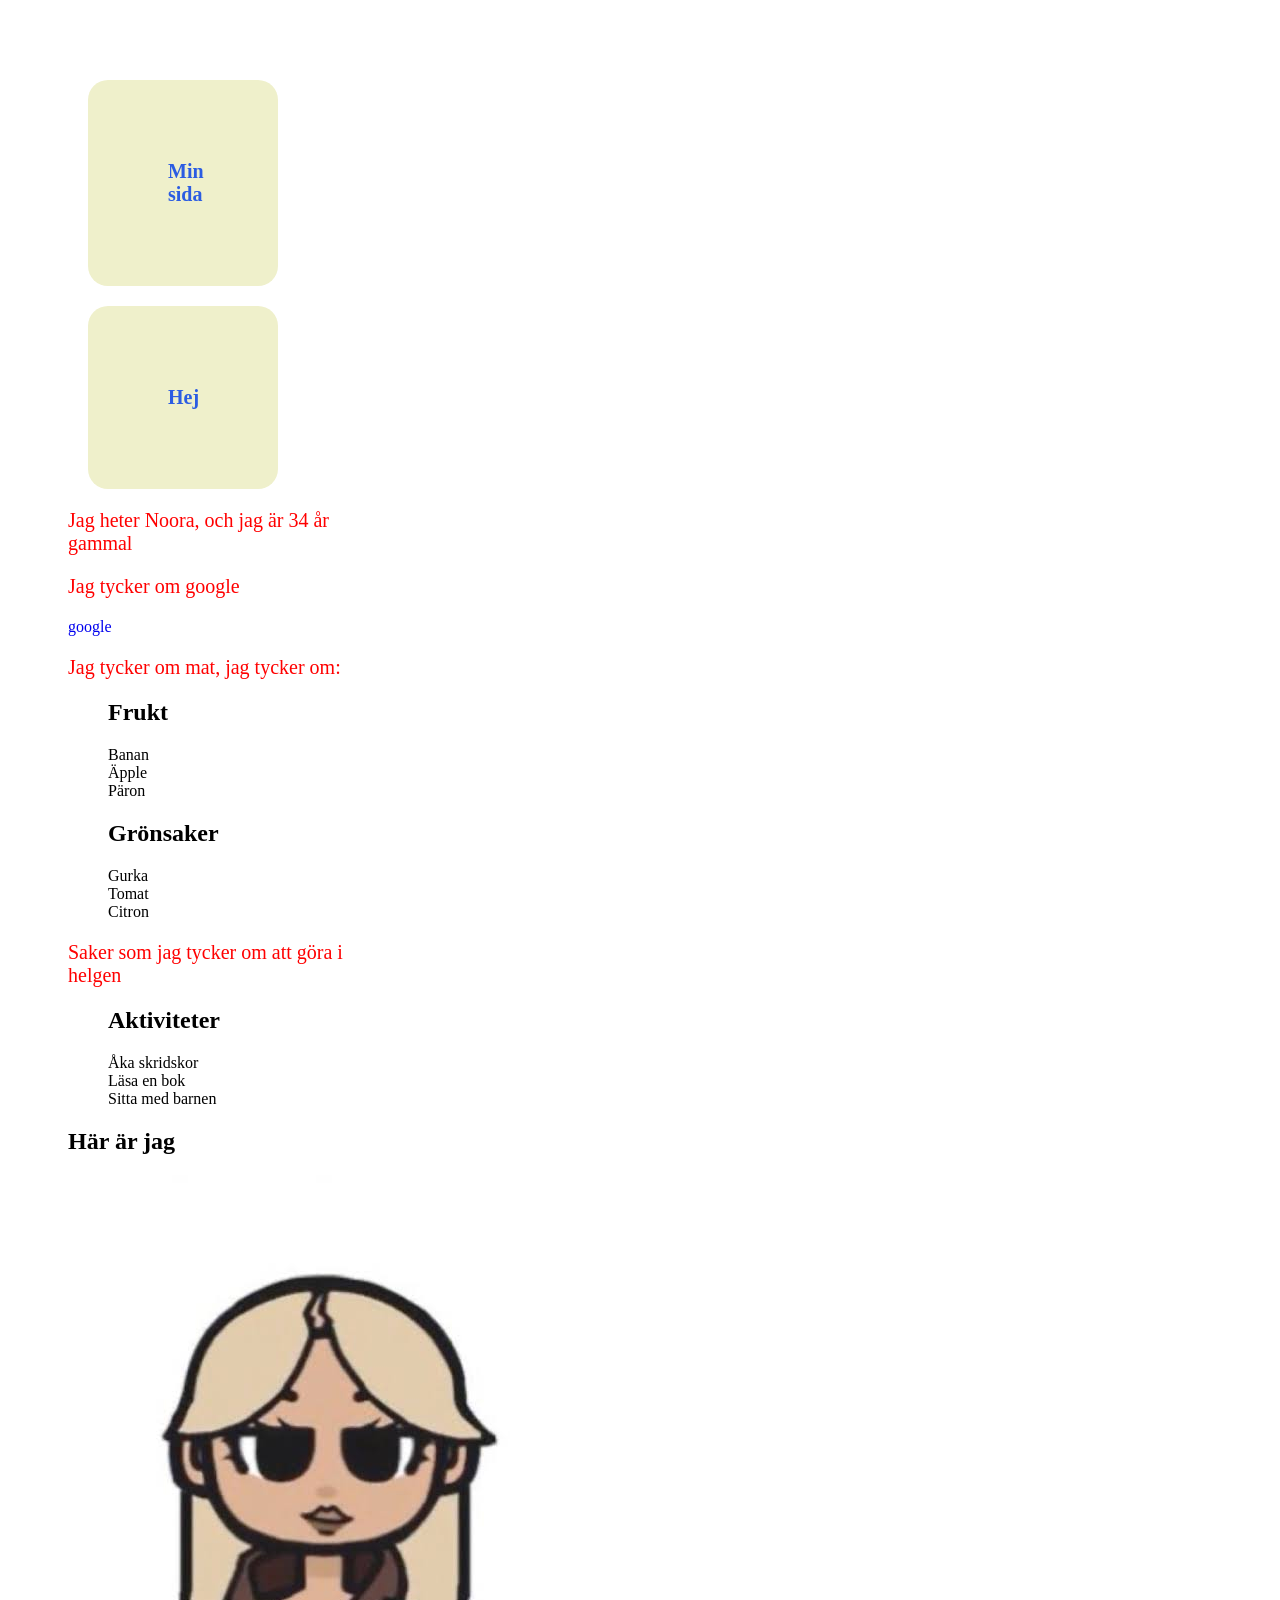
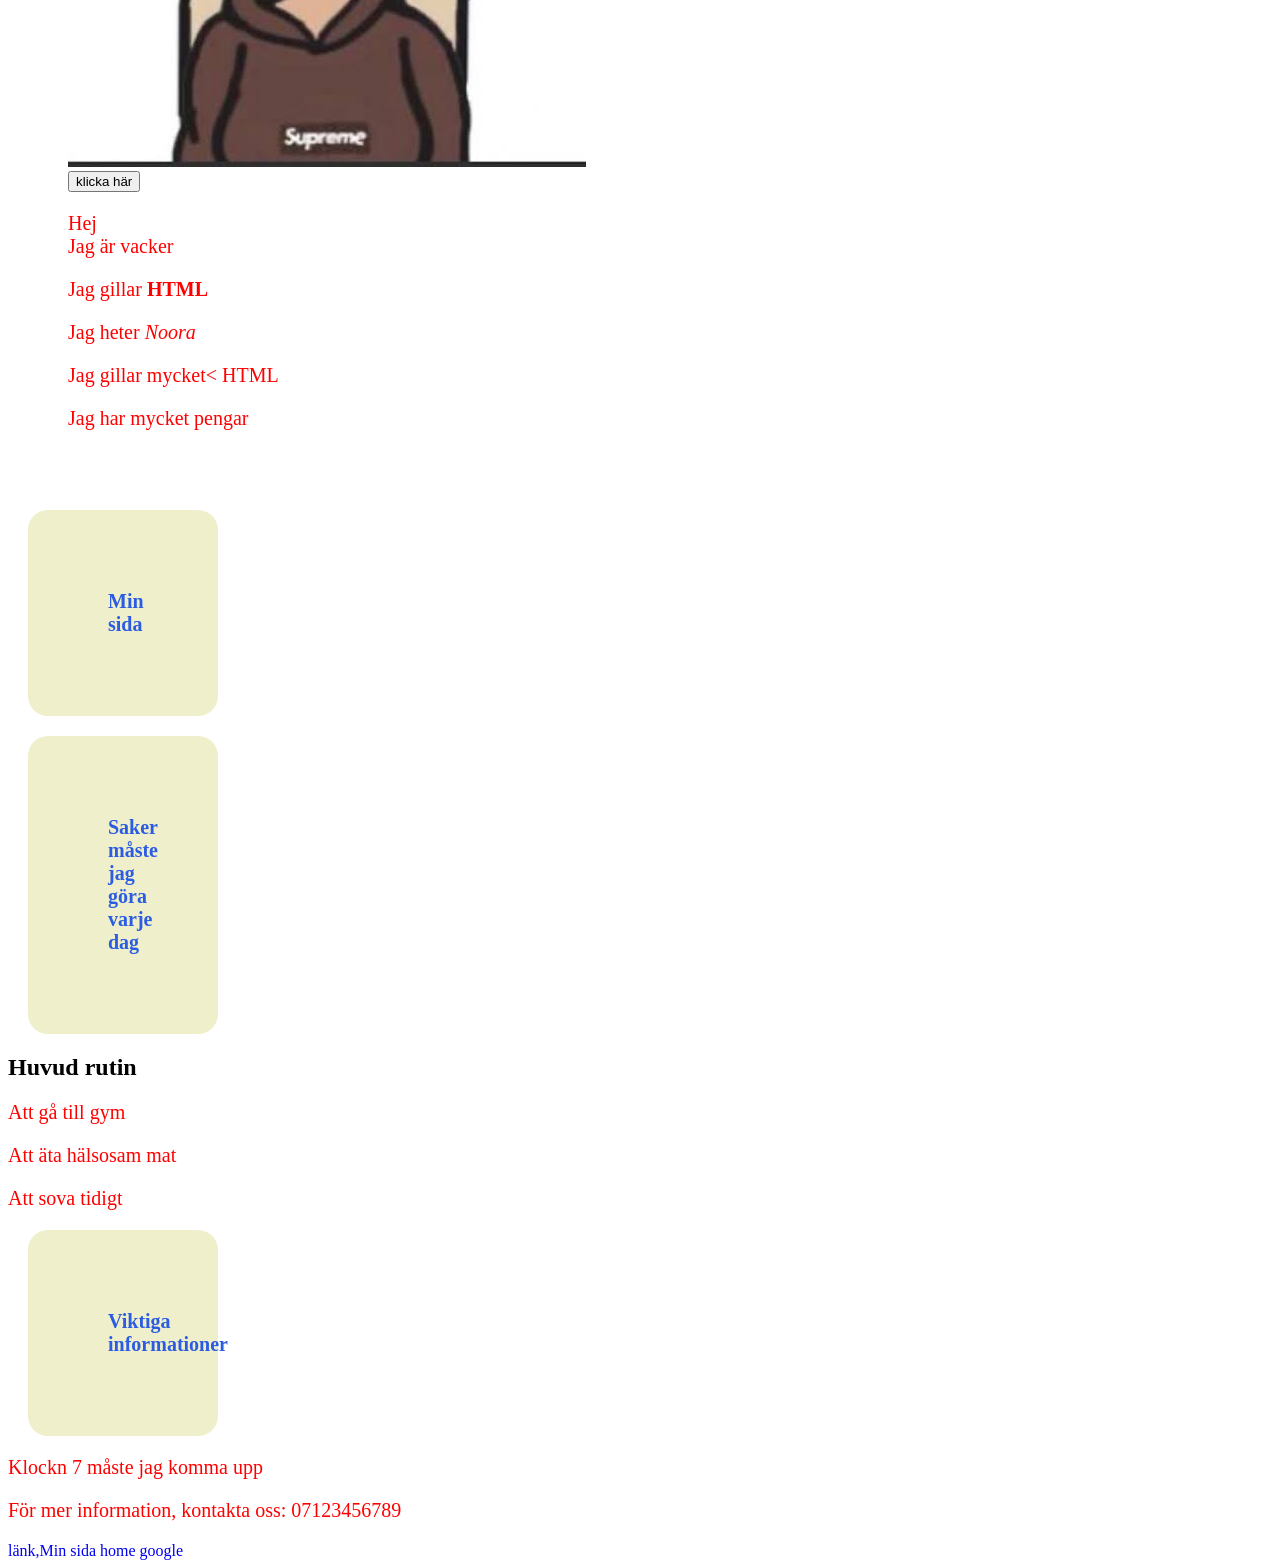
<file: index.html>
<!DOCTYPE html>
<html lang="en">

<head>
    <meta charset="UTF-8">
    <meta name="viewport" content="width=device-width, initial-scale=1.0">
    <link rel="stylesheet" href="css.css">
    <title>Document</title>

</head>

<body>
    <div class="box">
        <!--Här är huvudrubrik-->
        <h1>Min sida</h1>
        <h1>Hej</h1>
        <p>Jag heter Noora, och jag är 34 år gammal</p>
        <p>Jag tycker om google</p>
        <a href="https://www.google.com/ " target="_blank">google</a>
        <p>Jag tycker om mat, jag tycker om:</p>
        <ul>
            <h2>Frukt</h2>
            <li>Banan</li>
            <li>Äpple</li>
            <li>Päron</li>
        </ul>
        <ul>
            <h2>Grönsaker</h2>
            <li>Gurka</li>
            <li>Tomat</li>
            <li>Citron</li>
        </ul>
        <p>Saker som jag tycker om att göra i helgen</p>

        <ol>
            <h2> Aktiviteter</h2>
            <li>Åka skridskor</li>
            <li>Läsa en bok</li>
            <li>Sitta med barnen</li>
        </ol>
        <p>
        <h2>Här är jag</h2>

        </p>
        <img src="noora.jfif" alt="img">
        <button>klicka här</button>
        <p>
            Hej<br>
            Jag är vacker
        </p>
        <p>Jag gillar <strong> HTML</strong></p>
        <p>Jag heter <em>Noora</em></p>
        <p>Jag gillar mycket< <span>HTML</span></p>
        <p class="important">Jag har mycket pengar</p>
    </div>

    <h1 id="title">Min sida</h1>
    <main>
        <h1>Saker måste jag göra varje dag</h1>
    </main>
    <section>
        <h2>Huvud rutin</h2>
        <p>Att gå till gym</p>
        <p>Att äta hälsosam mat</p>
        <p>Att sova tidigt</p>
    </section>


    <section>
        <h1>Viktiga informationer</h1>
        <p>Klockn 7 måste jag komma upp</p>
    </section>
    <footer>
        <p>För mer information, kontakta oss: 07123456789</p>
    </footer>
    <nav>
        <a href="index.html">länk,Min sida</a>
        <a href="index.html">home</a>
        <a href="http://www.google.com">google</a>
    </nav>


</body>

</html>
</file>
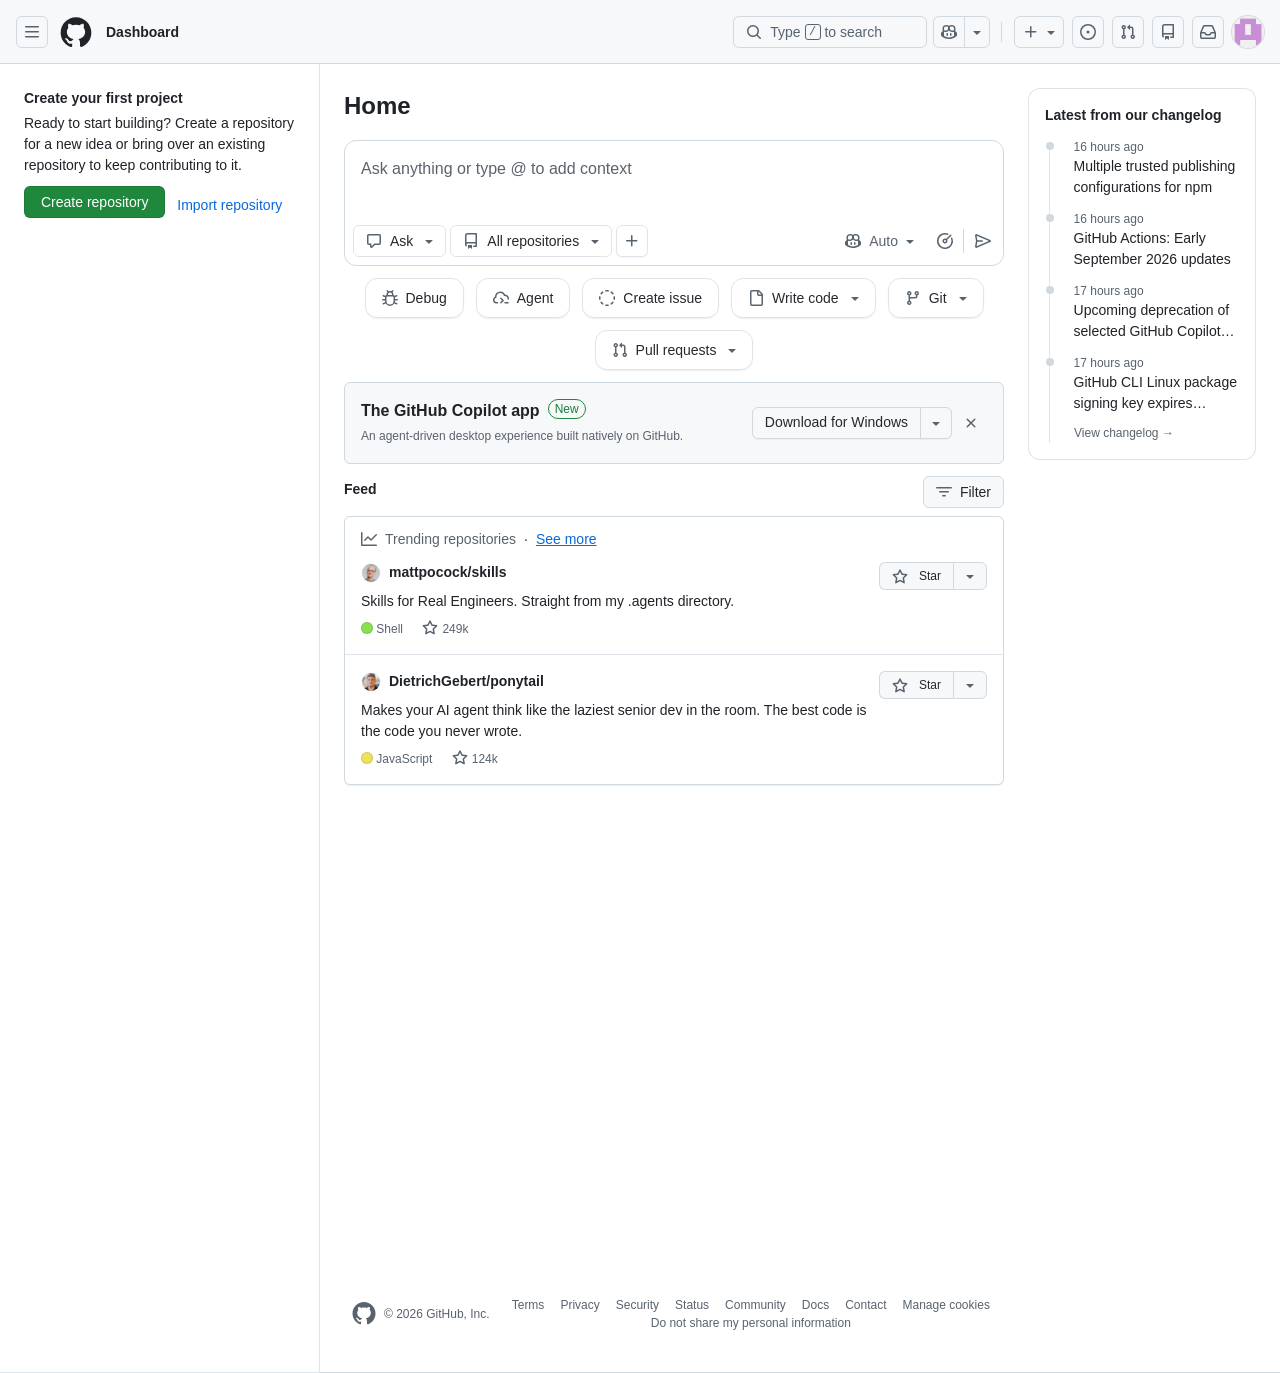
<file: GitHub.html>
<!DOCTYPE html>
<!-- saved from url=(0019)https://github.com/ -->
<html lang="en" data-color-mode="auto" data-light-theme="light" data-dark-theme="dark" data-a11y-animated-images="system" data-a11y-link-underlines="true" data-turbo-loaded="" class="js-focus-visible" data-js-focus-visible=""><head><meta http-equiv="Content-Type" content="text/html; charset=UTF-8"><style type="text/css">.turbo-progress-bar {
  position: fixed;
  display: block;
  top: 0;
  left: 0;
  height: 3px;
  background: #0076ff;
  z-index: 2147483647;
  transition:
    width 300ms ease-out,
    opacity 150ms 150ms ease-in;
  transform: translate3d(0, 0, 0);
}
</style><style>
:root {
  --fontStack-monospace: "Monaspace Neon", ui-monospace, SFMono-Regular, SF Mono, Menlo, Consolas, Liberation Mono, monospace !important;
}
</style>




  
    
  <link rel="dns-prefetch" href="https://github.githubassets.com/">
  <link rel="dns-prefetch" href="https://avatars.githubusercontent.com/">
  <link rel="dns-prefetch" href="https://github-cloud.s3.amazonaws.com/">
  <link rel="dns-prefetch" href="https://user-images.githubusercontent.com/">
  <link rel="preconnect" href="https://github.githubassets.com/" crossorigin="">
  <link rel="preconnect" href="https://avatars.githubusercontent.com/">

<script type="importmap" nonce="">{"imports":{"react":"https://github.githubassets.com/assets/react-376ca33a9466664f.js","react/compiler-runtime":"https://github.githubassets.com/assets/react-compiler-runtime-4610bd6d3de9c049.js","scheduler":"https://github.githubassets.com/assets/scheduler-58b860b049ca307c.js","react-dom":"https://github.githubassets.com/assets/react-dom-7cea470bc50e1fc3.js","react-dom/client":"https://github.githubassets.com/assets/react-dom-client-524a147cec1d5bf2.js","react-is":"https://github.githubassets.com/assets/react-is-2cc4b76875d9b0d8.js","react/jsx-dev-runtime":"https://github.githubassets.com/assets/react-jsx-dev-runtime-ea55d68667d559e5.js","react/jsx-runtime":"https://github.githubassets.com/assets/react-jsx-runtime-4915cb0f5b3aff04.js","react-reconciler":"https://github.githubassets.com/assets/react-reconciler-d318e9cce8fcc092.js"}}</script>
<meta name="react-profiling" content="0" data-turbo-transient="true">
<meta name="react-import-map" content="react,react-dom,react-dom/client,react-dom/profiling,react-is,react-reconciler,react/compiler-runtime,react/jsx-dev-runtime,react/jsx-runtime,scheduler@bff5c6a9e8e2" data-turbo-track="reload">
<link crossorigin="anonymous" rel="modulepreload" href="https://github.githubassets.com/assets/react-376ca33a9466664f.js">
<link crossorigin="anonymous" rel="modulepreload" href="https://github.githubassets.com/assets/react-compiler-runtime-4610bd6d3de9c049.js">
<link crossorigin="anonymous" rel="modulepreload" href="https://github.githubassets.com/assets/scheduler-58b860b049ca307c.js">
<link crossorigin="anonymous" rel="modulepreload" href="https://github.githubassets.com/assets/react-dom-7cea470bc50e1fc3.js">
<link crossorigin="anonymous" rel="modulepreload" href="https://github.githubassets.com/assets/react-dom-client-524a147cec1d5bf2.js">
<link crossorigin="anonymous" rel="modulepreload" href="https://github.githubassets.com/assets/react-is-2cc4b76875d9b0d8.js">
<link crossorigin="anonymous" rel="modulepreload" href="https://github.githubassets.com/assets/react-jsx-runtime-4915cb0f5b3aff04.js">
<link crossorigin="anonymous" rel="modulepreload" href="https://github.githubassets.com/assets/react-reconciler-d318e9cce8fcc092.js">

  

  <link crossorigin="anonymous" media="all" rel="stylesheet" href="./GitHub_files/light-99f877e9ddfc0e51.css"><link crossorigin="anonymous" media="all" rel="stylesheet" href="./GitHub_files/dark-79ad2ace604703b3.css"><link data-color-theme="light_high_contrast" crossorigin="anonymous" media="all" rel="stylesheet" data-href="https://github.githubassets.com/assets/light_high_contrast-48fdd0811afbab3c.css"><link data-color-theme="light_colorblind" crossorigin="anonymous" media="all" rel="stylesheet" data-href="https://github.githubassets.com/assets/light_colorblind-f4bf1142976e4bbf.css"><link data-color-theme="light_colorblind_high_contrast" crossorigin="anonymous" media="all" rel="stylesheet" data-href="https://github.githubassets.com/assets/light_colorblind_high_contrast-f661b49995ba0bd8.css"><link data-color-theme="light_tritanopia" crossorigin="anonymous" media="all" rel="stylesheet" data-href="https://github.githubassets.com/assets/light_tritanopia-0b38d22346321c92.css"><link data-color-theme="light_tritanopia_high_contrast" crossorigin="anonymous" media="all" rel="stylesheet" data-href="https://github.githubassets.com/assets/light_tritanopia_high_contrast-f1c62c9e70259b9f.css"><link data-color-theme="dark_high_contrast" crossorigin="anonymous" media="all" rel="stylesheet" data-href="https://github.githubassets.com/assets/dark_high_contrast-24484a076f02295f.css"><link data-color-theme="dark_colorblind" crossorigin="anonymous" media="all" rel="stylesheet" data-href="https://github.githubassets.com/assets/dark_colorblind-f50cacf0a86b9929.css"><link data-color-theme="dark_colorblind_high_contrast" crossorigin="anonymous" media="all" rel="stylesheet" data-href="https://github.githubassets.com/assets/dark_colorblind_high_contrast-e61d4f4ca17852c2.css"><link data-color-theme="dark_tritanopia" crossorigin="anonymous" media="all" rel="stylesheet" data-href="https://github.githubassets.com/assets/dark_tritanopia-39c10993d5603fac.css"><link data-color-theme="dark_tritanopia_high_contrast" crossorigin="anonymous" media="all" rel="stylesheet" data-href="https://github.githubassets.com/assets/dark_tritanopia_high_contrast-73236c840c0c7d90.css"><link data-color-theme="dark_dimmed" crossorigin="anonymous" media="all" rel="stylesheet" data-href="https://github.githubassets.com/assets/dark_dimmed-0de76f07cc035b10.css"><link data-color-theme="dark_dimmed_high_contrast" crossorigin="anonymous" media="all" rel="stylesheet" data-href="https://github.githubassets.com/assets/dark_dimmed_high_contrast-fd1500c8744e40d6.css">

  <style type="text/css">
    :root {
      --tab-size-preference: 4;
    }

    pre, code {
      tab-size: var(--tab-size-preference);
    }
  </style>

    <link crossorigin="anonymous" media="all" rel="stylesheet" href="./GitHub_files/primer-primitives-ed9ca172356fd545.css">
    <link crossorigin="anonymous" media="all" rel="stylesheet" href="./GitHub_files/primer-tailwind-compatible-330c475bd59f66d2.css">
    <link crossorigin="anonymous" media="all" rel="stylesheet" href="./GitHub_files/global-adcabba7b5c5d221.css">
    <link crossorigin="anonymous" media="all" rel="stylesheet" href="./GitHub_files/github-552513ad07a183a1.css">
    <link crossorigin="anonymous" media="all" rel="stylesheet" href="./GitHub_files/tailwind-46b53ca2d13bc09d.css">
  <link crossorigin="anonymous" media="all" rel="stylesheet" href="./GitHub_files/dashboard-75b3aff28747e679.css">
<link crossorigin="anonymous" media="all" rel="stylesheet" href="./GitHub_files/discussions-b9ff4b38851a57ab.css">

  

  <script type="application/json" id="client-env">{"locale":"en","featureFlags":["actions_enable_background_steps","actions_workflow_language_service_allow_case_function","activity_diff_file_tree","activity_repos_file_tree","activity_repos_overview_header","activity_repos_overview_sidebar","agent_author_search_expansion","agent_author_search_expansion_ui_pulls","alternate_user_config_repo","billing_billable_licenses_cost_center_bucket_fix","billing_budget_expiration","billing_copilot_license_budget_use_license_count","billing_cost_center_list_assigned_resources","billing_discount_threshold_notification","billing_ui_budget_pagination_enabled","block_user_close_content","ccr_files_changed_model_picker","ccr_implement_suggestion_refresh","code_quality_enablement_banner_targeting","code_quality_new_repo_selection_card","code_quality_remove_preview","code_view_checks_live_updates","code_view_json_404","code_view_raf_sticky_lines","codemirror_inp_optimizations","codespaces_prebuild_region_target_update","coding_agent_create_task_strip","coding_agent_third_party_model_ui","contentful_primer_code_blocks","copilot_agent_snippy","copilot_api_agentic_issue_marshal_yaml","copilot_automations_pagination","copilot_chat_category_rate_limit_messages","copilot_chat_clear_model_selection_for_default_change","copilot_chat_compact_tables","copilot_chat_disable_model_picker_while_streaming","copilot_chat_docked_panel","copilot_chat_header_reorder","copilot_chat_increase_token_padding","copilot_chat_input_commands","copilot_chat_interspersed_tool_calls","copilot_chat_max_upsell","copilot_chat_minimize_contextual","copilot_chat_model_picker_promotions","copilot_chat_models_browser_cache","copilot_chat_new_topic_nudge","copilot_chat_opening_thread_switch","copilot_chat_reduce_quota_checks","copilot_chat_vision_dotcom_chat_ga_gate","copilot_chat_vision_preview_gate","copilot_css_textarea_autosize","copilot_custom_copilots","copilot_custom_copilots_feature_preview","copilot_diff_reference_context","copilot_duplicate_thread","copilot_extensions_removal_on_marketplace","copilot_fix_failed_workflows_all_skus","copilot_ftp_hyperspace_upgrade_prompt","copilot_hide_hovercard","copilot_immersive_code_block_transition_wrap","copilot_immersive_embedded_draggable","copilot_immersive_embedded_header_button","copilot_immersive_file_block_transition_open","copilot_immersive_file_preview_keep_mounted","copilot_immersive_suggestion_pills","copilot_immersive_task_hyperlinking","copilot_immersive_task_within_chat_thread","copilot_issue_list_show_more","copilot_mc_cli_resume_any_users_task","copilot_mission_control_agent_merge_fix_ci","copilot_mission_control_agent_merge_resolve_conflicts","copilot_mission_control_early_stop","copilot_mission_control_environment_list_icons","copilot_mission_control_managed_sandbox_environments","copilot_mission_control_needs_attention","copilot_mission_control_reasoning_effort","copilot_mission_control_sandbox_remote_bypass","copilot_mission_control_session_filters","copilot_mission_control_task_alive_updates","copilot_mission_control_task_sharing","copilot_org_policy_page_focus_mode","copilot_pr_chat_enhancements","copilot_premium_request_quotas","copilot_prominent_upgrade_button","copilot_resource_panel","copilot_settings_validation_ui","copilot_share_active_subthread","copilot_spaces_ga","copilot_spaces_individual_policies_ga","copilot_spark_handle_nil_friendly_name","copilot_swe_agent_authorization_status_ui","copilot_swe_agent_automation_resource_scoped_writes","copilot_swe_agent_hide_model_picker_if_only_auto","copilot_swe_agent_issue_comment_trigger","copilot_swe_agent_pr_comment_model_picker","copilot_swe_agent_pull_request_comment_trigger","copilot_swe_agent_pull_request_merged_trigger","copilot_swe_agent_pull_request_opened_trigger","copilot_swe_agent_pull_request_synchronize_trigger","copilot_swe_agent_use_subagents","copilot_task_api_github_rest_style","copilot_task_scoped_alive_channel","copilot_token_based_billing","copilot_unconfigured_is_inherited","copilot_user_can_upgrade_plan_field","copilot_workbench_sunset","copilot_workbench_sunset_redirect","copilot_workbench_ubb","dashboard_indexeddb_caching","dashboard_lists_max_age_filter","dashboard_surface_persistent_preferences","dashboard_universe_2025","dashboard_universe_2025_feedback_dialog","fgpat_permissions_selector_redesign","flex_cta_groups_mvp","flex_suite_disable_river_accordion_dither","glc_code_quality_repo_settings_workflow_config","hide_github_models_ui","hide_groups_list_for_few_groups","hyperspace_2025_logged_out_batch_1","hyperspace_2025_logged_out_batch_2","hyperspace_2025_logged_out_batch_3","in_product_messaging_datadog_monitoring","ipm_global_transactional_message_copilot","ipm_global_transactional_message_issues","ipm_global_transactional_message_prs","ipm_global_transactional_message_repos","ipm_global_transactional_message_spaces","issue_fields_multi_select","issue_inline_avatars","issue_pinned_views","issue_pinned_views_optimistic_updates","issue_relative_time_micro","issue_viewer_checklist_conversions_tanstack_mutation","issue_viewer_subissues_optimistic_overlay","issues_dashboard_sso_structured_errors","issues_expanded_file_types","issues_hide_closed_sub_issues","issues_lazy_load_comment_box_suggestions","issues_react_chrome_container_query_fix","issues_react_include_bots_in_pickers","issues_react_ui_feedback","labels_archiving","labels_archiving_info","landing_pages_ninetailed","landing_pages_web_vitals_tracking","lifecycle_label_name_updates","marketing_pages_search_explore_provider","memex_default_issue_create_repository","memex_lazy_hydrate_agent_tasks","memex_live_update_hovercard","memex_mwl_filter_field_delimiter","memex_remove_deprecated_type_issue","memex_roadmap_drag_style","merge_queue_restricted_pushers_warning","merge_status_checks_refetch_dedupe","merge_status_header_feedback","oauth_authorize_clickjacking_protection","octocaptcha_origin_optimization","org_repos_filtered_list_layout","pr_sfv_new_diff_fetch","primer_react_css_anchor_positioning","primer_react_merged_forwarded_refs","property_definition_empty_state_suggestions","prs_copilot_app_open_action","prs_css_anchor_positioning","prs_live_updates_issue_comments","prx_files","pull_request_commit_checks_dialog","pull_request_copilot_attribution_header","pull_request_files_virtualization","pull_request_overview_panel_edit_description","pull_request_stacks_feedback_dialog","pull_request_virtualization_image_estimate","pull_request_virtualization_scroll_compensation","pull_request_virtualization_scroll_intent","react_blob_isolate_code_lines","react_blob_overlay","react_blob_ssr_content_visibility","react_data_router_tanstack_allowed","react_sandbox_future_tanstack","repo_app_agents","repo_app_commits","repo_app_issues","repo_app_pull_requests","repo_app_turbo","repo_issues_sidebar_layout","repo_overview_ask_copilot","repos_contributors_limited_default_range","repos_finder_sidebar_layout","repository_suggester_elastic_search","review_involves_filter","rule_ignored_file_paths","rulesets_actor_list_editor","sample_network_conn_type","secret_scanning_pattern_alerts_link","security_center_artifact_filters_popover","see_who_reacted","semantic_similarity_duplicate_issue_detection","session_logs_ungroup_reasoning_text","site_banner_desktop_copilot_app","site_ghca_pixel_mona","site_github_app_business_enterprise_signup_ctas","site_github_app_ga_page","site_github_app_ga_page_highlight","site_github_app_mobile_native_share","site_global_banner_copilot_day","site_global_banner_dev_days_attendee","site_global_nav_spark_models_removed","spark_prompt_secret_scanning","spark_server_connection_status","suppress_automated_browser_vitals","swp_forms_disable_octocaptcha","thread_resolution_reason","track_notifications_settings_usage","ui_route_code_view","ui_route_repos","ui_service_compute_cohort","ui_service_referrer_metrics","unified_batch_pr_comments","update_issue_suggestions","user_code_paste_ux","viewscreen_sandbox","warn_inaccessible_attachments","webp_support","workbench_store_readonly","react_import_map","react_import_map"],"login":"nooraalkurdi-svg","githubDomain":"https://github.com","copilotApiOverrideUrl":"https://api.individual.githubcopilot.com","cmcApiUrl":"https://api.github.com/cmc_internal/api"}</script>
<link crossorigin="anonymous" rel="modulepreload" href="https://github.githubassets.com/assets/wp-runtime-98c2bbc00df916d4.js">
<link crossorigin="anonymous" rel="modulepreload" href="https://github.githubassets.com/assets/app-foundation-745e774fe9113197.js">
<link crossorigin="anonymous" rel="modulepreload" href="https://github.githubassets.com/assets/app-runtime-d2fa1cbda724df0a.js">
<link crossorigin="anonymous" rel="modulepreload" href="https://github.githubassets.com/assets/fetch-utilities-ef80792c471f3488.js">
<link crossorigin="anonymous" rel="modulepreload" href="https://github.githubassets.com/assets/ser-564408e9198dff6d.js">
<script crossorigin="anonymous" type="module" src="./GitHub_files/environment-5b25a1c9b6de323d.js.nedladdning" defer="defer"></script>
<link crossorigin="anonymous" media="all" rel="stylesheet" href="./GitHub_files/app-runtime.e5fab4550d9bdd74.module.css">
<link crossorigin="anonymous" rel="modulepreload" href="https://github.githubassets.com/assets/catalyst-044fa3a2acdaf0a9.js">
<link crossorigin="anonymous" rel="modulepreload" href="https://github.githubassets.com/assets/selector-observer-e88088f989b27670.js">
<link crossorigin="anonymous" rel="modulepreload" href="https://github.githubassets.com/assets/relative-time-element-bbe413f4f344c84e.js">
<link crossorigin="anonymous" rel="modulepreload" href="https://github.githubassets.com/assets/by4-73006a52f155289f.js">
<link crossorigin="anonymous" rel="modulepreload" href="https://github.githubassets.com/assets/ja9-36f036c13c2e3a4c.js">
<link crossorigin="anonymous" rel="modulepreload" href="https://github.githubassets.com/assets/kw-866fd9513ae95106.js">
<link crossorigin="anonymous" rel="modulepreload" href="https://github.githubassets.com/assets/r1-b075aab3204f32f9.js">
<link crossorigin="anonymous" rel="modulepreload" href="https://github.githubassets.com/assets/jz5-7c5d1669717041f8.js">
<link crossorigin="anonymous" rel="modulepreload" href="https://github.githubassets.com/assets/hj-5126390ff433704d.js">
<link crossorigin="anonymous" rel="modulepreload" href="https://github.githubassets.com/assets/j05-dce4d588268f0f7e.js">
<script crossorigin="anonymous" type="module" src="./GitHub_files/github-elements-727b2f96c21988a5.js.nedladdning" defer="defer"></script>
<script crossorigin="anonymous" type="module" src="./GitHub_files/element-registry-cd951c96483b2030.js.nedladdning" defer="defer"></script>
<link crossorigin="anonymous" rel="modulepreload" href="https://github.githubassets.com/assets/runtime-helpers-f3f5d71440009c48.js">
<link crossorigin="anonymous" rel="modulepreload" href="https://github.githubassets.com/assets/aria-live-edd4f18194230d9e.js">
<link crossorigin="anonymous" rel="modulepreload" href="https://github.githubassets.com/assets/hotkey-5109c77d7ac61078.js">
<link crossorigin="anonymous" rel="modulepreload" href="https://github.githubassets.com/assets/react-core-6b2ce361884f378e.js">
<link crossorigin="anonymous" rel="modulepreload" href="https://github.githubassets.com/assets/04n-dae51ce63e330df2.js">
<link crossorigin="anonymous" rel="modulepreload" href="https://github.githubassets.com/assets/ur-024971cb63acad59.js">
<link crossorigin="anonymous" rel="modulepreload" href="https://github.githubassets.com/assets/4t-9933bcccf9a9524f.js">
<link crossorigin="anonymous" rel="modulepreload" href="https://github.githubassets.com/assets/6ny-c969fbae697a356f.js">
<link crossorigin="anonymous" rel="modulepreload" href="https://github.githubassets.com/assets/yhq-3a209035a30b1a09.js">
<link crossorigin="anonymous" rel="modulepreload" href="https://github.githubassets.com/assets/z1v-da5b33b877bfa358.js">
<link crossorigin="anonymous" rel="modulepreload" href="https://github.githubassets.com/assets/wo-2d707259dedf6c51.js">
<link crossorigin="anonymous" rel="modulepreload" href="https://github.githubassets.com/assets/9y-2b7bbfe52237cd25.js">
<link crossorigin="anonymous" rel="modulepreload" href="https://github.githubassets.com/assets/j0-19938a946a79ab0b.js">
<link crossorigin="anonymous" rel="modulepreload" href="https://github.githubassets.com/assets/0p-50de93b282dbc67c.js">
<script crossorigin="anonymous" type="module" src="./GitHub_files/behaviors-af179510b127052a.js.nedladdning" defer="defer"></script>
<link crossorigin="anonymous" media="all" rel="stylesheet" href="./GitHub_files/react-core.89562d3c37dcf09a.module.css">
  
  <link crossorigin="anonymous" rel="modulepreload" href="https://github.githubassets.com/assets/kx5-e2ec5c5c78f10f20.js">
<script crossorigin="anonymous" type="module" src="./GitHub_files/dashboard-3a0eef32f11b9f87.js.nedladdning" defer="defer"></script>


  <title>GitHub</title>



  <meta name="route-pattern" content="/" data-turbo-transient="">
  <meta name="route-controller" content="dashboard" data-turbo-transient="">
  <meta name="route-action" content="index" data-turbo-transient="">
  <meta name="fetch-nonce" content="v2:22b7327a-5659-ed23-5061-92b8a2407268">

    
  <meta name="current-catalog-service-hash" content="40dc28bd654b20f337468a532ff456ed5863889cfbb4e982b793597321d48d3f">


  <meta name="request-id" content="15EE:35C46E:DC11B:C386D:6A9ABB82" data-turbo-transient="true"><meta name="html-safe-nonce" content="d251e7402ff449836b7c34d380ed7f0265bd5e765af0ac3e3b107603e01e4016" data-turbo-transient="true"><meta name="visitor-payload" content="[base64]" data-turbo-transient="true"><meta name="visitor-hmac" content="524cb1f3dd731fa100e0b2b603ebe752356cbb62f21fa399abe5d510c2c32e81" data-turbo-transient="true">



    <meta name="page-subject" content="GitHub">

  <meta name="github-keyboard-shortcuts" content="dashboards,copilot" data-turbo-transient="true">
  

  <meta name="selected-link" value="/" data-turbo-transient="">
  <link rel="assets" href="https://github.githubassets.com/">

    <meta name="google-site-verification" content="Apib7-x98H0j5cPqHWwSMm6dNU4GmODRoqxLiDzdx9I">

<meta name="octolytics-url" content="https://collector.github.com/github/collect"><meta name="octolytics-actor-id" content="259546384"><meta name="octolytics-actor-login" content="nooraalkurdi-svg"><meta name="octolytics-actor-hash" content="b0b66376c1d15e69753a467884db3d767341c7af81cae18f8656fb66f76adfcc">





  <meta name="analytics-location" content="/dashboard" data-turbo-transient="true">

  




    <meta name="user-login" content="nooraalkurdi-svg">

  <link rel="sudo-modal" href="https://github.com/sessions/sudo_modal">

    <meta name="viewport" content="width=device-width">

    

      <meta name="description" content="GitHub is where people build software. More than 150 million people use GitHub to discover, fork, and contribute to over 420 million projects.">

      <link rel="search" type="application/opensearchdescription+xml" href="https://github.com/opensearch.xml" title="GitHub">

    <link rel="fluid-icon" href="https://github.com/fluidicon.png" title="GitHub">
    <meta property="fb:app_id" content="1401488693436528">
    <meta name="apple-itunes-app" content="app-id=1477376905, app-argument=https://github.com/">

      <meta property="og:url" content="https://github.com">
  <meta property="og:site_name" content="GitHub">
  <meta property="og:title" content="Build software better, together">
  <meta property="og:description" content="GitHub is where people build software. More than 150 million people use GitHub to discover, fork, and contribute to over 420 million projects.">
  <meta property="og:image" content="https://github.githubassets.com/assets/github-logo-55c5b9a1fe52.png">
  <meta property="og:image:type" content="image/png">
  <meta property="og:image:width" content="1200">
  <meta property="og:image:height" content="1200">
  <meta property="og:image" content="https://github.githubassets.com/assets/github-mark-57519b92ca4e.png">
  <meta property="og:image:type" content="image/png">
  <meta property="og:image:width" content="1200">
  <meta property="og:image:height" content="620">
  <meta property="og:image" content="https://github.githubassets.com/assets/github-octocat-13c86b8b336d.png">
  <meta property="og:image:type" content="image/png">
  <meta property="og:image:width" content="1200">
  <meta property="og:image:height" content="620">

  <meta property="twitter:site" content="github">
  <meta property="twitter:site:id" content="13334762">
  <meta property="twitter:creator" content="github">
  <meta property="twitter:creator:id" content="13334762">
  <meta property="twitter:card" content="summary_large_image">
  <meta property="twitter:title" content="GitHub">
  <meta property="twitter:description" content="GitHub is where people build software. More than 150 million people use GitHub to discover, fork, and contribute to over 420 million projects.">
  <meta property="twitter:image" content="https://github.githubassets.com/assets/github-logo-55c5b9a1fe52.png">
  <meta property="twitter:image:width" content="1200">
  <meta property="twitter:image:height" content="1200">


      <link rel="shared-web-socket" href="wss://alive.github.com/_sockets/u/259546384/ws?session=eyJ2IjoiVjMiLCJ1IjoyNTk1NDYzODQsInMiOjIyNzkzMDg5NTMsImMiOjE4NjAwNDAxMjQsInQiOjE3ODg1MjU0NDN9--145287732af22a4e27029aa3e7a98f86371711de5c5c9f77f72cbe60711ef0a8" data-refresh-url="/_alive" data-session-id="1731f39b37fc5634ba7fffa863927ba13adc521e0adef43e40b4e215edf3af94">

      <link rel="service-worker-src" href="https://github.com/assets-cdn/worker/service-worker-60309ddfc7d00525.js?current_user=nooraalkurdi-svg&amp;errors_url=https%3A%2F%2Fapi.github.com%2F_private%2Fbrowser%2Ferrors&amp;release=713b4037824b6e4fe0a1a43bea9817abad5402f2&amp;actor_id=259546384&amp;is_staff=false&amp;analytics_collector_url=https%3A%2F%2Fcollector.github.com%2Fgithub%2Fcollect">

      <meta name="hostname" content="github.com">


      <meta name="keyboard-shortcuts-preference" content="all">
      <meta name="hovercards-preference" content="true">
      <meta name="announcement-preference-hovercard" content="true">

        <meta name="expected-hostname" content="github.com">


  <meta http-equiv="x-pjax-version" content="88c75670cb04b127945b2d45f1156b8fbf018a8d1847d376a84f91bbfe279104" data-turbo-track="reload">
  <meta http-equiv="x-pjax-csp-version" content="f5ef2215b3dad9b13480d57308b844c568562f8dc447a675c831827548fd5fe0" data-turbo-track="reload">
  <meta http-equiv="x-pjax-css-version" content="b7a4653359baeee3d827ca91d7c149e4962234557341efae58fad4aa5ce82a0a" data-turbo-track="reload">
  <meta http-equiv="x-pjax-js-version" content="e0cad9f4ec2ebeb14ed95bcfa28b56ffc58015abdd410c9faa9a0ca5f5480653" data-turbo-track="reload">

  <meta name="turbo-cache-control" content="no-preview" data-turbo-transient="">

      <link rel="alternate" type="application/atom+xml" title="ATOM" href="https://github.com/nooraalkurdi-svg.private.atom?token=B54F2EEZAKLIXHNRVNH52OGIU7XAG">
  <link crossorigin="anonymous" media="all" rel="stylesheet" href="./GitHub_files/github-552513ad07a183a1.css">



    

    <meta name="turbo-body-classes" content="logged-in env-production page-responsive full-width text-rendering-optimize-speed">
  <meta name="disable-turbo" content="false">


  <meta name="browser-stats-url" content="https://api.github.com/_private/browser/stats">


  <meta name="browser-errors-url" content="https://api.github.com/_private/browser/errors">

  <meta name="release" content="713b4037824b6e4fe0a1a43bea9817abad5402f2" data-turbo-track="reload">
  <meta name="ui-target" content="full">

  <link rel="mask-icon" href="https://github.githubassets.com/assets/pinned-octocat-093da3e6fa40.svg" color="#000000">
  <link rel="alternate icon" class="js-site-favicon" type="image/png" href="https://github.githubassets.com/favicons/favicon.png">
  <link rel="icon" class="js-site-favicon" type="image/svg+xml" href="https://github.githubassets.com/favicons/favicon.svg" data-base-href="https://github.githubassets.com/favicons/favicon">

<meta name="theme-color" content="#1e2327">
<meta name="color-scheme" content="light dark">


  <link rel="manifest" href="https://github.com/manifest.json" crossorigin="use-credentials">

  <link rel="stylesheet" type="text/css" href="./GitHub_files/sex.cf2dd7d79e06f4e0.module.css" crossorigin="anonymous"><link rel="stylesheet" type="text/css" href="./GitHub_files/bv.25e27e0b7a19f826.module.css" crossorigin="anonymous"><link rel="stylesheet" type="text/css" href="./GitHub_files/u2l.938de50b2e3d48d0.module.css" crossorigin="anonymous"><link rel="stylesheet" type="text/css" href="./GitHub_files/5j.aae41b50b80a2062.module.css" crossorigin="anonymous"><link rel="stylesheet" type="text/css" href="./GitHub_files/fj.e1f8d910ec103307.module.css" crossorigin="anonymous"><link rel="stylesheet" type="text/css" href="./GitHub_files/ec.fc20b670e4c538e5.module.css" crossorigin="anonymous"><link rel="stylesheet" type="text/css" href="./GitHub_files/0.8f86e1e568d5c27b.module.css" crossorigin="anonymous"><link rel="stylesheet" type="text/css" href="./GitHub_files/ya.619c7b24ba039f47.module.css" crossorigin="anonymous"><link rel="stylesheet" type="text/css" href="./GitHub_files/8t.70837a1a65f18bb2.module.css" crossorigin="anonymous"><link rel="stylesheet" type="text/css" href="./GitHub_files/1d.4e581502253caa24.module.css" crossorigin="anonymous"><link rel="stylesheet" type="text/css" href="./GitHub_files/w.3b450796cb31e0f5.module.css" crossorigin="anonymous"><link rel="stylesheet" type="text/css" href="./GitHub_files/ey.4a3779c8a082c0d0.module.css" crossorigin="anonymous"><link rel="stylesheet" type="text/css" href="./GitHub_files/v.6683881c99caa6ae.module.css" crossorigin="anonymous"><link rel="stylesheet" type="text/css" href="./GitHub_files/xu.842beae6c647ac05.module.css" crossorigin="anonymous"><link rel="stylesheet" type="text/css" href="./GitHub_files/3.218d1c66cf496fb9.module.css" crossorigin="anonymous"><link rel="stylesheet" type="text/css" href="./GitHub_files/h0.9d579518cd604521.module.css" crossorigin="anonymous"><link rel="stylesheet" type="text/css" href="./GitHub_files/fg.50c4ee7d603ddee0.module.css" crossorigin="anonymous"></head>

  <body class="logged-in env-production page-responsive full-width text-rendering-optimize-speed" style="word-wrap: break-word;">
    <div data-turbo-body="" class="logged-in env-production page-responsive full-width text-rendering-optimize-speed" style="word-wrap: break-word;">
      <div id="__primerPortalRoot__" style="z-index: 1000; position: absolute; width: 100%;" data-turbo-permanent=""></div>
      

    <div class="position-relative header-wrapper js-header-wrapper ">
      <a href="https://github.com/#start-of-content" data-skip-target-assigned="false" class="tmp-p-3 color-bg-accent-emphasis color-fg-on-emphasis show-on-focus js-skip-to-content">Skip to content</a>

      <span data-view-component="true" class="progress-pjax-loader Progress position-fixed width-full">
    <span style="width: 0%;" data-view-component="true" class="Progress-item progress-pjax-loader-bar left-0 top-0 color-bg-accent-emphasis"></span>
</span>      
      <link crossorigin="anonymous" rel="modulepreload" href="https://github.githubassets.com/assets/l7j-a8c3c3ab9790e365.js" fetchpriority="low">
<link crossorigin="anonymous" rel="modulepreload" href="https://github.githubassets.com/assets/keyboard-shortcuts-dialog-0ad3d8606e412c03.js" fetchpriority="low">
<link crossorigin="anonymous" media="all" rel="stylesheet" href="./GitHub_files/primer-react-css.43bc4f05b1b3a358.module.css">
<link crossorigin="anonymous" media="all" rel="stylesheet" href="./GitHub_files/keyboard-shortcuts-dialog.af6638aa48cea61a.module.css">

<react-partial partial-name="keyboard-shortcuts-dialog" data-ssr="false" data-attempted-ssr="false" data-react-profiling="false" data-catalyst="" class="loaded">
  
  <script type="application/json" data-target="react-partial.embeddedData">{"props":{"docsUrl":"https://docs.github.com/get-started/accessibility/keyboard-shortcuts"}}</script>
  <div data-target="react-partial.reactRoot"><div class="d-none"></div></div>
</react-partial>





      

          

                  <link crossorigin="anonymous" rel="modulepreload" href="https://github.githubassets.com/assets/jt-db19affe6868a154.js" fetchpriority="low">
<link crossorigin="anonymous" rel="modulepreload" href="https://github.githubassets.com/assets/6n7-4b5f0fca9569927c.js" fetchpriority="low">
<link crossorigin="anonymous" rel="modulepreload" href="https://github.githubassets.com/assets/3h-d694a42adb9ed4b6.js" fetchpriority="low">
<link crossorigin="anonymous" rel="modulepreload" href="https://github.githubassets.com/assets/32-8988a0f089125a0b.js" fetchpriority="low">
<link crossorigin="anonymous" rel="modulepreload" href="https://github.githubassets.com/assets/rws-de4f8f7cb26a59f6.js" fetchpriority="low">
<link crossorigin="anonymous" rel="modulepreload" href="https://github.githubassets.com/assets/2j-0e1576780d85ced1.js" fetchpriority="low">
<link crossorigin="anonymous" rel="modulepreload" href="https://github.githubassets.com/assets/ge-23bf8e530d9738c6.js" fetchpriority="low">
<link crossorigin="anonymous" rel="modulepreload" href="https://github.githubassets.com/assets/dj-19cb2e0aa6b360e4.js" fetchpriority="low">
<link crossorigin="anonymous" rel="modulepreload" href="https://github.githubassets.com/assets/global-nav-bar-fd55c8e746dc9d3b.js" fetchpriority="low">
<link crossorigin="anonymous" media="all" rel="stylesheet" href="./GitHub_files/primer-react-css.43bc4f05b1b3a358.module.css">
<link crossorigin="anonymous" media="all" rel="stylesheet" href="./GitHub_files/ql0.84be58ad9ce6b19a.module.css">
<link crossorigin="anonymous" media="all" rel="stylesheet" href="./GitHub_files/global-nav-bar.9661793c957b76df.module.css">

<react-partial partial-name="global-nav-bar" data-ssr="true" data-attempted-ssr="true" data-react-profiling="false" data-catalyst="" class="loaded">
  
  <script type="application/json" data-target="react-partial.embeddedData">{"props":{"contextRegion":{"crumbs":[{"crumb_type":"basic","label":"Dashboard","is_root":false,"path":"https://github.com/"}],"localNavigation":[],"localNavigationUpdateChannel":null,"selectedLink":null},"userMenu":{"owner":{"login":"nooraalkurdi-svg","name":null,"avatarUrl":"https://avatars.githubusercontent.com/u/259546384?v=4"}},"headerLogo":{"href":"/","aria-label":"Homepage "},"notifications":{"indicatorMode":"none","websocketChannel":"eyJjIjoibm90aWZpY2F0aW9uLWNoYW5nZWQ6MjU5NTQ2Mzg0IiwidCI6MTc4ODUyNTQ0M30=--19169edf18a70565e6d4f4dd6bf2428be96c80e1abf604df1a5b756dee9dd5bf","fetchIndicatorSrc":"/notifications/indicator","fetchIndicatorEnabled":true},"issues":{"href":"/issues"},"pulls":{"href":"/pulls"},"contributedRepos":{"href":"/repos"},"copilot":{"show":true,"showAgentsButton":false,"copilotChatUrl":"/github-copilot/chat?skip_anchor=true","copilotApiUrl":"https://api.individual.githubcopilot.com"},"search":{"show":true,"showCommandPalette":false,"isSearchPage":false,"isJumpToSearch":false,"searchContext":{}},"enterpriseBanner":{"show":false},"globalTransactionalMessage":[],"payloadsUrl":"/_global-navigation/payloads.json?v=1"}}</script>
  <div data-target="react-partial.reactRoot"><link rel="preload" as="image" href="./GitHub_files/259546384"><header role="banner" aria-label="Global navigation menu" data-component="Stack" class="GlobalNav styles-module__appHeader__YzYWk prc-Stack-Stack-UQ9k6" data-gap="none" data-direction="vertical" data-align="stretch" data-wrap="nowrap" data-justify="start" data-padding="none"><div data-component="Stack" class="prc-Stack-Stack-UQ9k6" data-direction="horizontal" data-align="center" data-wrap="nowrap" data-justify="center" data-padding="none"><div data-testid="top-nav-left" data-component="Stack" class="styles-module__left__Fylw7 prc-Stack-Stack-UQ9k6" data-gap="condensed" data-direction="horizontal" data-align="stretch" data-wrap="nowrap" data-justify="start" data-padding="normal"><div data-loading-wrapper="true"><button data-component="IconButton" type="button" aria-haspopup="dialog" class="prc-Button-ButtonBase-9n-Xk styles-module__appHeaderButton__axedQ prc-Button-IconButton-fyge7" data-loading="false" data-no-visuals="true" data-size="medium" data-variant="invisible" aria-labelledby="_R_1b5_"><svg data-component="Octicon" aria-hidden="true" focusable="false" class="octicon octicon-three-bars" viewBox="0 0 16 16" width="16" height="16" fill="currentColor" display="inline-block" overflow="visible" style="vertical-align:text-bottom"><path d="M1 2.75A.75.75 0 0 1 1.75 2h12.5a.75.75 0 0 1 0 1.5H1.75A.75.75 0 0 1 1 2.75Zm0 5A.75.75 0 0 1 1.75 7h12.5a.75.75 0 0 1 0 1.5H1.75A.75.75 0 0 1 1 7.75ZM1.75 12h12.5a.75.75 0 0 1 0 1.5H1.75a.75.75 0 0 1 0-1.5Z"></path></svg></button></div><span class="prc-TooltipV2-Tooltip-tLeuB" data-direction="s" data-component="Tooltip" aria-hidden="true" id="_R_1b5_" popover="auto">Open menu</span><div class="d-none"></div><a data-component="IconButton" type="button" class="prc-Button-ButtonBase-9n-Xk styles-module__appHeaderHome__nkA_U prc-Button-IconButton-fyge7" data-loading="false" data-no-visuals="true" data-size="medium" data-variant="invisible" aria-labelledby="_R_1j5_" href="https://github.com/" data-discover="true"><svg data-component="Octicon" aria-hidden="true" focusable="false" class="octicon octicon-mark-github" viewBox="0 0 24 24" width="32" height="32" fill="currentColor" display="inline-block" overflow="visible" style="vertical-align:text-bottom"><path d="M10.226 17.284c-2.965-.36-5.054-2.493-5.054-5.256 0-1.123.404-2.336 1.078-3.144-.292-.741-.247-2.314.09-2.965.898-.112 2.111.36 2.83 1.01.853-.269 1.752-.404 2.853-.404 1.1 0 1.999.135 2.807.382.696-.629 1.932-1.1 2.83-.988.315.606.36 2.179.067 2.942.72.854 1.101 2 1.101 3.167 0 2.763-2.089 4.852-5.098 5.234.763.494 1.28 1.572 1.28 2.807v2.336c0 .674.561 1.056 1.235.786 4.066-1.55 7.255-5.615 7.255-10.646C23.5 6.188 18.334 1 11.978 1 5.62 1 .5 6.188.5 12.545c0 4.986 3.167 9.12 7.435 10.669.606.225 1.19-.18 1.19-.786V20.63a2.9 2.9 0 0 1-1.078.224c-1.483 0-2.359-.808-2.987-2.313-.247-.607-.517-.966-1.034-1.033-.27-.023-.359-.135-.359-.27 0-.27.45-.471.898-.471.652 0 1.213.404 1.797 1.235.45.651.921.943 1.483.943.561 0 .92-.202 1.437-.719.382-.381.674-.718.944-.943"></path></svg></a><span class="prc-TooltipV2-Tooltip-tLeuB" data-direction="s" data-component="Tooltip" aria-hidden="true" popover="auto"><span id="_R_1j5_">Homepage <span class="prc-src-InternalVisuallyHidden-2YaI6">(<!-- -->g then d<!-- -->)</span></span><span class="prc-TooltipV2-KeybindingHintContainer-Ymj-3 prc-TooltipV2-HasTextBefore-fdOXj" aria-hidden="true" data-component="Tooltip.KeybindingHintContainer"><kbd class="prc-KeybindingHint-KeybindingHint-qpYIs prc-Text-Text-9mHv3" data-component="KeybindingHint" data-testid="keybinding-hint"><span class="prc-components-Chord-DdhWN prc-components-ChordOnEmphasis-O-4BS prc-components-ChordSmall-c-P-x prc-Text-Text-9mHv3" data-component="Text" data-kbd-chord="true"> <span class="prc-src-InternalVisuallyHidden-2YaI6">g</span><span aria-hidden="true">G</span></span><span class="prc-src-InternalVisuallyHidden-2YaI6">then</span> <span class="prc-components-Chord-DdhWN prc-components-ChordOnEmphasis-O-4BS prc-components-ChordSmall-c-P-x prc-Text-Text-9mHv3" data-component="Text" data-kbd-chord="true"> <span class="prc-src-InternalVisuallyHidden-2YaI6">d</span><span aria-hidden="true">D</span></span></kbd></span></span><div class="d-none"></div></div><div data-testid="top-nav-center" data-component="Stack" class="styles-module__center__R3QRv prc-Stack-Stack-UQ9k6" data-gap="condensed" data-direction="horizontal" data-align="stretch" data-wrap="nowrap" data-justify="start" data-padding="normal"><nav class="styles-module__contextRegion__VbSp2 prc-Breadcrumbs-BreadcrumbsBase-3Gb-B" aria-label="Breadcrumbs" data-overflow="menu" data-variant="normal" data-component="Breadcrumbs"><ol class="prc-Breadcrumbs-BreadcrumbsList-BKjpe"><li class="prc-Breadcrumbs-ItemWrapper-k0NLn"><a class="styles-module__contextCrumb__IzGIq prc-Breadcrumbs-Item-jcraJ" data-component="Breadcrumbs.Item" href="https://github.com/"><span class="styles-module__contextCrumbLast__tI2e3">Dashboard</span></a></li></ol></nav><div class="Search-module__searchButtonGroup__aetw5 prc-ButtonGroup-ButtonGroup-vFUrY" data-component="ButtonGroup"><div class="prc-ButtonGroup-Item-PqvDl"><button data-component="Button" type="button" aria-label="Open quick search dialog, type / to search" class="prc-Button-ButtonBase-9n-Xk styles-module__appHeaderButton__axedQ Search-module__searchButton__aiE0a" data-loading="false" data-size="medium" data-variant="invisible"><span data-component="buttonContent" data-align="center" class="prc-Button-ButtonContent-Iohp5"><span data-component="leadingVisual" class="prc-Button-Visual-YNt2F prc-Button-LeadingVisual-UySKu prc-Button-VisualWrap-E4cnq"><svg data-component="Octicon" aria-hidden="true" focusable="false" class="octicon octicon-search" viewBox="0 0 16 16" width="16" height="16" fill="currentColor" display="inline-block" overflow="visible" style="vertical-align:text-bottom"><path d="M10.68 11.74a6 6 0 0 1-7.922-8.982 6 6 0 0 1 8.982 7.922l3.04 3.04a.749.749 0 0 1-.326 1.275.749.749 0 0 1-.734-.215ZM11.5 7a4.499 4.499 0 1 0-8.997 0A4.499 4.499 0 0 0 11.5 7Z"></path></svg></span><span data-component="text" class="prc-Button-Label-FWkx3"><span class="Search-module__placeholder__p9hbG Search-module__text__veSYi Search-module__value__TFoak">Type <kbd class="Search-module__kbd__WCskr">/</kbd> to search</span></span></span></button></div><div class="prc-ButtonGroup-Item-PqvDl"></div></div><button data-component="IconButton" type="button" class="prc-Button-ButtonBase-9n-Xk styles-module__appHeaderButton__axedQ Search-module__smallSearchButton___8Gvn prc-Button-IconButton-fyge7" data-loading="false" data-no-visuals="true" data-size="medium" data-variant="invisible" aria-labelledby="_R_al5_"><svg data-component="Octicon" aria-hidden="true" focusable="false" class="octicon octicon-search" viewBox="0 0 16 16" width="16" height="16" fill="currentColor" display="inline-block" overflow="visible" style="vertical-align:text-bottom"><path d="M10.68 11.74a6 6 0 0 1-7.922-8.982 6 6 0 0 1 8.982 7.922l3.04 3.04a.749.749 0 0 1-.326 1.275.749.749 0 0 1-.734-.215ZM11.5 7a4.499 4.499 0 1 0-8.997 0A4.499 4.499 0 0 0 11.5 7Z"></path></svg></button><span class="prc-TooltipV2-Tooltip-tLeuB" data-direction="s" data-component="Tooltip" aria-hidden="true" popover="auto"><span id="_R_al5_">Open quick search dialog, type / to search<span class="prc-src-InternalVisuallyHidden-2YaI6">(<!-- -->forward slash<!-- -->)</span></span><span class="prc-TooltipV2-KeybindingHintContainer-Ymj-3 prc-TooltipV2-HasTextBefore-fdOXj" aria-hidden="true" data-component="Tooltip.KeybindingHintContainer"><kbd class="prc-KeybindingHint-KeybindingHint-qpYIs prc-Text-Text-9mHv3" data-component="KeybindingHint" data-testid="keybinding-hint"><span class="prc-components-Chord-DdhWN prc-components-ChordOnEmphasis-O-4BS prc-components-ChordSmall-c-P-x prc-Text-Text-9mHv3" data-component="Text" data-kbd-chord="true"> <span class="prc-src-InternalVisuallyHidden-2YaI6">forward slash</span><span aria-hidden="true">/</span></span></kbd></span></span><div class="d-none"></div></div><div data-testid="top-nav-right" data-component="Stack" class="styles-module__right__mlBQg styles-module__rightWithResponsiveCreateButton__SKn2W prc-Stack-Stack-UQ9k6" data-gap="condensed" data-direction="horizontal" data-align="center" data-wrap="nowrap" data-justify="start" data-padding="normal"><div data-testid="top-bar-actions" data-component="Stack" class="prc-Stack-Stack-UQ9k6" data-gap="condensed" data-direction="horizontal" data-align="center" data-wrap="nowrap" data-justify="start" data-padding="none"><div class="hide-sm hide-md"><div class="CopilotItems-module__Wrapper__BFG9q"><div class="prc-ButtonGroup-ButtonGroup-vFUrY" data-component="ButtonGroup"><div class="prc-ButtonGroup-Item-PqvDl"><a data-component="IconButton" type="button" class="prc-Button-ButtonBase-9n-Xk styles-module__appHeaderButton__axedQ prc-Button-IconButton-fyge7" data-loading="false" data-no-visuals="true" data-size="medium" data-variant="invisible" aria-labelledby="_R_1aif5_" href="https://github.com/copilot" data-discover="true"><svg data-component="Octicon" aria-hidden="true" focusable="false" class="octicon octicon-copilot" viewBox="0 0 16 16" width="16" height="16" fill="currentColor" display="inline-block" overflow="visible" style="vertical-align:text-bottom"><path d="M7.998 15.035c-4.562 0-7.873-2.914-7.998-3.749V9.338c.085-.628.677-1.686 1.588-2.065.013-.07.024-.143.036-.218.029-.183.06-.384.126-.612-.201-.508-.254-1.084-.254-1.656 0-.87.128-1.769.693-2.484.579-.733 1.494-1.124 2.724-1.261 1.206-.134 2.262.034 2.944.765.05.053.096.108.139.165.044-.057.094-.112.143-.165.682-.731 1.738-.899 2.944-.765 1.23.137 2.145.528 2.724 1.261.566.715.693 1.614.693 2.484 0 .572-.053 1.148-.254 1.656.066.228.098.429.126.612.012.076.024.148.037.218.924.385 1.522 1.471 1.591 2.095v1.872c0 .766-3.351 3.795-8.002 3.795Zm0-1.485c2.28 0 4.584-1.11 5.002-1.433V7.862l-.023-.116c-.49.21-1.075.291-1.727.291-1.146 0-2.059-.327-2.71-.991A3.222 3.222 0 0 1 8 6.303a3.24 3.24 0 0 1-.544.743c-.65.664-1.563.991-2.71.991-.652 0-1.236-.081-1.727-.291l-.023.116v4.255c.419.323 2.722 1.433 5.002 1.433ZM6.762 2.83c-.193-.206-.637-.413-1.682-.297-1.019.113-1.479.404-1.713.7-.247.312-.369.789-.369 1.554 0 .793.129 1.171.308 1.371.162.181.519.379 1.442.379.853 0 1.339-.235 1.638-.54.315-.322.527-.827.617-1.553.117-.935-.037-1.395-.241-1.614Zm4.155-.297c-1.044-.116-1.488.091-1.681.297-.204.219-.359.679-.242 1.614.091.726.303 1.231.618 1.553.299.305.784.54 1.638.54.922 0 1.28-.198 1.442-.379.179-.2.308-.578.308-1.371 0-.765-.123-1.242-.37-1.554-.233-.296-.693-.587-1.713-.7Z"></path><path d="M6.25 9.037a.75.75 0 0 1 .75.75v1.501a.75.75 0 0 1-1.5 0V9.787a.75.75 0 0 1 .75-.75Zm4.25.75v1.501a.75.75 0 0 1-1.5 0V9.787a.75.75 0 0 1 1.5 0Z"></path></svg></a><span class="prc-TooltipV2-Tooltip-tLeuB" data-direction="s" data-component="Tooltip" aria-hidden="true" id="_R_1aif5_" popover="auto">Chat with Copilot</span></div><div class="prc-ButtonGroup-Item-PqvDl"><div class="d-none"></div><button data-component="ActionMenu.Button" type="button" aria-label="Open Copilot…" aria-haspopup="true" aria-expanded="false" tabindex="0" class="prc-Button-ButtonBase-9n-Xk styles-module__appHeaderButton__axedQ CopilotItems-module__CopilotMenu__DVdfE" data-loading="false" data-size="medium" data-variant="invisible" id="_R_2iif5_" style="anchor-name: --anchored-overlay-anchor-_R_eiif5H1_;"><span data-component="buttonContent" data-align="center" class="prc-Button-ButtonContent-Iohp5"><span data-component="leadingVisual" class="prc-Button-Visual-YNt2F prc-Button-LeadingVisual-UySKu prc-Button-VisualWrap-E4cnq"><svg data-component="Octicon" aria-hidden="true" focusable="false" class="octicon octicon-copilot" viewBox="0 0 16 16" width="16" height="16" fill="currentColor" display="inline-block" overflow="visible" style="vertical-align:text-bottom"><path d="M7.998 15.035c-4.562 0-7.873-2.914-7.998-3.749V9.338c.085-.628.677-1.686 1.588-2.065.013-.07.024-.143.036-.218.029-.183.06-.384.126-.612-.201-.508-.254-1.084-.254-1.656 0-.87.128-1.769.693-2.484.579-.733 1.494-1.124 2.724-1.261 1.206-.134 2.262.034 2.944.765.05.053.096.108.139.165.044-.057.094-.112.143-.165.682-.731 1.738-.899 2.944-.765 1.23.137 2.145.528 2.724 1.261.566.715.693 1.614.693 2.484 0 .572-.053 1.148-.254 1.656.066.228.098.429.126.612.012.076.024.148.037.218.924.385 1.522 1.471 1.591 2.095v1.872c0 .766-3.351 3.795-8.002 3.795Zm0-1.485c2.28 0 4.584-1.11 5.002-1.433V7.862l-.023-.116c-.49.21-1.075.291-1.727.291-1.146 0-2.059-.327-2.71-.991A3.222 3.222 0 0 1 8 6.303a3.24 3.24 0 0 1-.544.743c-.65.664-1.563.991-2.71.991-.652 0-1.236-.081-1.727-.291l-.023.116v4.255c.419.323 2.722 1.433 5.002 1.433ZM6.762 2.83c-.193-.206-.637-.413-1.682-.297-1.019.113-1.479.404-1.713.7-.247.312-.369.789-.369 1.554 0 .793.129 1.171.308 1.371.162.181.519.379 1.442.379.853 0 1.339-.235 1.638-.54.315-.322.527-.827.617-1.553.117-.935-.037-1.395-.241-1.614Zm4.155-.297c-1.044-.116-1.488.091-1.681.297-.204.219-.359.679-.242 1.614.091.726.303 1.231.618 1.553.299.305.784.54 1.638.54.922 0 1.28-.198 1.442-.379.179-.2.308-.578.308-1.371 0-.765-.123-1.242-.37-1.554-.233-.296-.693-.587-1.713-.7Z"></path><path d="M6.25 9.037a.75.75 0 0 1 .75.75v1.501a.75.75 0 0 1-1.5 0V9.787a.75.75 0 0 1 .75-.75Zm4.25.75v1.501a.75.75 0 0 1-1.5 0V9.787a.75.75 0 0 1 1.5 0Z"></path></svg></span></span><span data-component="trailingAction" class="prc-Button-Visual-YNt2F prc-Button-VisualWrap-E4cnq"><svg data-component="Octicon" aria-hidden="true" focusable="false" class="octicon octicon-triangle-down" viewBox="0 0 16 16" width="16" height="16" fill="currentColor" display="inline-block" overflow="visible" style="vertical-align:text-bottom"><path d="m4.427 7.427 3.396 3.396a.25.25 0 0 0 .354 0l3.396-3.396A.25.25 0 0 0 11.396 7H4.604a.25.25 0 0 0-.177.427Z"></path></svg></span></button></div></div></div></div><div class="CopilotImmersiveEmbedded-module__CopilotChatContainer__Hqz45" data-testid="copilot-immersive-embedded-header-button"></div><div class="styles-module__itemDivider__nunbs hide-sm hide-md"></div><button data-component="ActionMenu.Button" type="button" aria-haspopup="true" aria-expanded="false" tabindex="0" class="prc-Button-ButtonBase-9n-Xk GlobalCreateMenu-module__actionMenuButton__Hj_iB GlobalCreateMenu-module__responsiveCreateMenu__zTmSP hide-sm" data-loading="false" data-size="medium" data-variant="invisible" aria-labelledby="global-create-menu-tooltip-_R_6f5_" id="_R_mf5_" style="anchor-name: --anchored-overlay-anchor-_R_bmf5H1_;"><span data-component="buttonContent" data-align="center" class="prc-Button-ButtonContent-Iohp5"><span data-component="leadingVisual" class="prc-Button-Visual-YNt2F prc-Button-LeadingVisual-UySKu prc-Button-VisualWrap-E4cnq"><svg data-component="Octicon" aria-hidden="true" focusable="false" class="octicon octicon-plus" viewBox="0 0 16 16" width="16" height="16" fill="currentColor" display="inline-block" overflow="visible" style="vertical-align:text-bottom"><path d="M7.75 2a.75.75 0 0 1 .75.75V7h4.25a.75.75 0 0 1 0 1.5H8.5v4.25a.75.75 0 0 1-1.5 0V8.5H2.75a.75.75 0 0 1 0-1.5H7V2.75A.75.75 0 0 1 7.75 2Z"></path></svg></span></span><span data-component="trailingAction" class="prc-Button-Visual-YNt2F prc-Button-VisualWrap-E4cnq"><svg data-component="Octicon" aria-hidden="true" focusable="false" class="octicon octicon-triangle-down" viewBox="0 0 16 16" width="16" height="16" fill="currentColor" display="inline-block" overflow="visible" style="vertical-align:text-bottom"><path d="m4.427 7.427 3.396 3.396a.25.25 0 0 0 .354 0l3.396-3.396A.25.25 0 0 0 11.396 7H4.604a.25.25 0 0 0-.177.427Z"></path></svg></span></button><span class="prc-TooltipV2-Tooltip-tLeuB" data-direction="s" data-component="Tooltip" aria-hidden="true" id="global-create-menu-tooltip-_R_6f5_" popover="auto" style="top: 52px; left: 982.422px;">Create new...</span><div data-component="Stack" class="hide-sm hide-md prc-Stack-Stack-UQ9k6" data-gap="condensed" data-direction="horizontal" data-align="center" data-wrap="nowrap" data-justify="start" data-padding="none"><a data-component="IconButton" type="button" class="prc-Button-ButtonBase-9n-Xk styles-module__appHeaderButton__axedQ prc-Button-IconButton-fyge7" data-loading="false" data-no-visuals="true" data-size="medium" data-variant="invisible" aria-labelledby="_R_2of5_" href="https://github.com/issues" data-discover="true"><svg data-component="Octicon" aria-hidden="true" focusable="false" class="octicon octicon-issue-opened" viewBox="0 0 16 16" width="16" height="16" fill="currentColor" display="inline-block" overflow="visible" style="vertical-align:text-bottom"><path d="M8 9.5a1.5 1.5 0 1 0 0-3 1.5 1.5 0 0 0 0 3Z"></path><path d="M8 0a8 8 0 1 1 0 16A8 8 0 0 1 8 0ZM1.5 8a6.5 6.5 0 1 0 13 0 6.5 6.5 0 0 0-13 0Z"></path></svg></a><span class="prc-TooltipV2-Tooltip-tLeuB" data-direction="s" data-component="Tooltip" aria-hidden="true" popover="auto"><span id="_R_2of5_">All issues<span class="prc-src-InternalVisuallyHidden-2YaI6">(<!-- -->g then i<!-- -->)</span></span><span class="prc-TooltipV2-KeybindingHintContainer-Ymj-3 prc-TooltipV2-HasTextBefore-fdOXj" aria-hidden="true" data-component="Tooltip.KeybindingHintContainer"><kbd class="prc-KeybindingHint-KeybindingHint-qpYIs prc-Text-Text-9mHv3" data-component="KeybindingHint" data-testid="keybinding-hint"><span class="prc-components-Chord-DdhWN prc-components-ChordOnEmphasis-O-4BS prc-components-ChordSmall-c-P-x prc-Text-Text-9mHv3" data-component="Text" data-kbd-chord="true"> <span class="prc-src-InternalVisuallyHidden-2YaI6">g</span><span aria-hidden="true">G</span></span><span class="prc-src-InternalVisuallyHidden-2YaI6">then</span> <span class="prc-components-Chord-DdhWN prc-components-ChordOnEmphasis-O-4BS prc-components-ChordSmall-c-P-x prc-Text-Text-9mHv3" data-component="Text" data-kbd-chord="true"> <span class="prc-src-InternalVisuallyHidden-2YaI6">i</span><span aria-hidden="true">I</span></span></kbd></span></span><div class="d-none"></div><a data-component="IconButton" type="button" class="prc-Button-ButtonBase-9n-Xk styles-module__appHeaderButton__axedQ prc-Button-IconButton-fyge7" data-loading="false" data-no-visuals="true" data-size="medium" data-variant="invisible" aria-labelledby="_R_38f5_" href="https://github.com/pulls" data-discover="true"><svg data-component="Octicon" aria-hidden="true" focusable="false" class="octicon octicon-git-pull-request" viewBox="0 0 16 16" width="16" height="16" fill="currentColor" display="inline-block" overflow="visible" style="vertical-align:text-bottom"><path d="M1.5 3.25a2.25 2.25 0 1 1 3 2.122v5.256a2.251 2.251 0 1 1-1.5 0V5.372A2.25 2.25 0 0 1 1.5 3.25Zm5.677-.177L9.573.677A.25.25 0 0 1 10 .854V2.5h1A2.5 2.5 0 0 1 13.5 5v5.628a2.251 2.251 0 1 1-1.5 0V5a1 1 0 0 0-1-1h-1v1.646a.25.25 0 0 1-.427.177L7.177 3.427a.25.25 0 0 1 0-.354ZM3.75 2.5a.75.75 0 1 0 0 1.5.75.75 0 0 0 0-1.5Zm0 9.5a.75.75 0 1 0 0 1.5.75.75 0 0 0 0-1.5Zm8.25.75a.75.75 0 1 0 1.5 0 .75.75 0 0 0-1.5 0Z"></path></svg></a><span class="prc-TooltipV2-Tooltip-tLeuB" data-direction="s" data-component="Tooltip" aria-hidden="true" popover="auto"><span id="_R_38f5_">All pull requests<span class="prc-src-InternalVisuallyHidden-2YaI6">(<!-- -->g then p<!-- -->)</span></span><span class="prc-TooltipV2-KeybindingHintContainer-Ymj-3 prc-TooltipV2-HasTextBefore-fdOXj" aria-hidden="true" data-component="Tooltip.KeybindingHintContainer"><kbd class="prc-KeybindingHint-KeybindingHint-qpYIs prc-Text-Text-9mHv3" data-component="KeybindingHint" data-testid="keybinding-hint"><span class="prc-components-Chord-DdhWN prc-components-ChordOnEmphasis-O-4BS prc-components-ChordSmall-c-P-x prc-Text-Text-9mHv3" data-component="Text" data-kbd-chord="true"> <span class="prc-src-InternalVisuallyHidden-2YaI6">g</span><span aria-hidden="true">G</span></span><span class="prc-src-InternalVisuallyHidden-2YaI6">then</span> <span class="prc-components-Chord-DdhWN prc-components-ChordOnEmphasis-O-4BS prc-components-ChordSmall-c-P-x prc-Text-Text-9mHv3" data-component="Text" data-kbd-chord="true"> <span class="prc-src-InternalVisuallyHidden-2YaI6">p</span><span aria-hidden="true">P</span></span></kbd></span></span><div class="d-none"></div><a data-component="IconButton" type="button" class="prc-Button-ButtonBase-9n-Xk styles-module__appHeaderButton__axedQ prc-Button-IconButton-fyge7" data-loading="false" data-no-visuals="true" data-size="medium" data-variant="invisible" aria-labelledby="_R_3of5_" href="https://github.com/repos" data-discover="true"><svg data-component="Octicon" aria-hidden="true" focusable="false" class="octicon octicon-repo" viewBox="0 0 16 16" width="16" height="16" fill="currentColor" display="inline-block" overflow="visible" style="vertical-align:text-bottom"><path d="M2 2.5A2.5 2.5 0 0 1 4.5 0h8.75a.75.75 0 0 1 .75.75v12.5a.75.75 0 0 1-.75.75h-2.5a.75.75 0 0 1 0-1.5h1.75v-2h-8a1 1 0 0 0-.714 1.7.75.75 0 1 1-1.072 1.05A2.495 2.495 0 0 1 2 11.5Zm10.5-1h-8a1 1 0 0 0-1 1v6.708A2.486 2.486 0 0 1 4.5 9h8ZM5 12.25a.25.25 0 0 1 .25-.25h3.5a.25.25 0 0 1 .25.25v3.25a.25.25 0 0 1-.4.2l-1.45-1.087a.249.249 0 0 0-.3 0L5.4 15.7a.25.25 0 0 1-.4-.2Z"></path></svg></a><span class="prc-TooltipV2-Tooltip-tLeuB" data-direction="s" data-component="Tooltip" aria-hidden="true" id="_R_3of5_" popover="auto" style="top: 52px; left: 1105.21px;">All repositories</span><div class="d-none"></div></div></div><a data-component="IconButton" type="button" class="prc-Button-ButtonBase-9n-Xk styles-module__appHeaderButton__axedQ prc-Button-IconButton-fyge7" data-loading="false" data-no-visuals="true" data-size="medium" data-variant="invisible" aria-labelledby="_R_2n5_" href="https://github.com/notifications" data-discover="true"><svg data-component="Octicon" aria-hidden="true" focusable="false" class="octicon octicon-inbox" viewBox="0 0 16 16" width="16" height="16" fill="currentColor" display="inline-block" overflow="visible" style="vertical-align:text-bottom"><path d="M2.8 2.06A1.75 1.75 0 0 1 4.41 1h7.18c.7 0 1.333.417 1.61 1.06l2.74 6.395c.04.093.06.194.06.295v4.5A1.75 1.75 0 0 1 14.25 15H1.75A1.75 1.75 0 0 1 0 13.25v-4.5c0-.101.02-.202.06-.295Zm1.61.44a.25.25 0 0 0-.23.152L1.887 8H4.75a.75.75 0 0 1 .6.3L6.625 10h2.75l1.275-1.7a.75.75 0 0 1 .6-.3h2.863L11.82 2.652a.25.25 0 0 0-.23-.152Zm10.09 7h-2.875l-1.275 1.7a.75.75 0 0 1-.6.3h-3.5a.75.75 0 0 1-.6-.3L4.375 9.5H1.5v3.75c0 .138.112.25.25.25h12.5a.25.25 0 0 0 .25-.25Z"></path></svg></a><span class="prc-TooltipV2-Tooltip-tLeuB" data-direction="sw" data-component="Tooltip" aria-hidden="true" popover="auto" style="top: 52px; left: 977.885px;"><span id="_R_2n5_">You have no unread notifications<span class="prc-src-InternalVisuallyHidden-2YaI6">(<!-- -->g then n<!-- -->)</span></span><span class="prc-TooltipV2-KeybindingHintContainer-Ymj-3 prc-TooltipV2-HasTextBefore-fdOXj" aria-hidden="true" data-component="Tooltip.KeybindingHintContainer"><kbd class="prc-KeybindingHint-KeybindingHint-qpYIs prc-Text-Text-9mHv3" data-component="KeybindingHint" data-testid="keybinding-hint"><span class="prc-components-Chord-DdhWN prc-components-ChordOnEmphasis-O-4BS prc-components-ChordSmall-c-P-x prc-Text-Text-9mHv3" data-component="Text" data-kbd-chord="true"> <span class="prc-src-InternalVisuallyHidden-2YaI6">g</span><span aria-hidden="true">G</span></span><span class="prc-src-InternalVisuallyHidden-2YaI6">then</span> <span class="prc-components-Chord-DdhWN prc-components-ChordOnEmphasis-O-4BS prc-components-ChordSmall-c-P-x prc-Text-Text-9mHv3" data-component="Text" data-kbd-chord="true"> <span class="prc-src-InternalVisuallyHidden-2YaI6">n</span><span aria-hidden="true">N</span></span></kbd></span></span><div class="d-none"></div><div class="GlobalNavUserMenu-module__container__NaVIt"><button data-component="IconButton" type="button" aria-haspopup="menu" data-login="nooraalkurdi-svg" class="prc-Button-ButtonBase-9n-Xk GlobalNavUserMenu-module__anchor__Dcej6 prc-Button-IconButton-fyge7" data-loading="false" data-no-visuals="true" data-size="medium" data-variant="invisible" aria-labelledby="_R_av5_"><img data-component="Avatar" class="prc-Avatar-Avatar-0xaUi" alt="User avatar" width="32" height="32" style="--avatarSize-regular:32px" src="./GitHub_files/259546384" data-testid="github-avatar"></button><span class="prc-TooltipV2-Tooltip-tLeuB" data-direction="sw" data-component="Tooltip" aria-hidden="true" id="_R_av5_" popover="auto" style="top: 52px; left: 1085.59px;">Open user navigation menu</span></div></div></div></header></div>
</react-partial>




      <div hidden="hidden" data-view-component="true" class="js-stale-session-flash stale-session-flash flash flash-warn flash-full">
  
        <svg aria-hidden="true" data-component="Octicon" height="16" viewBox="0 0 16 16" version="1.1" width="16" data-view-component="true" class="octicon octicon-alert">
    <path d="M6.457 1.047c.659-1.234 2.427-1.234 3.086 0l6.082 11.378A1.75 1.75 0 0 1 14.082 15H1.918a1.75 1.75 0 0 1-1.543-2.575Zm1.763.707a.25.25 0 0 0-.44 0L1.698 13.132a.25.25 0 0 0 .22.368h12.164a.25.25 0 0 0 .22-.368Zm.53 3.996v2.5a.75.75 0 0 1-1.5 0v-2.5a.75.75 0 0 1 1.5 0ZM9 11a1 1 0 1 1-2 0 1 1 0 0 1 2 0Z"></path>
</svg>
        <span class="js-stale-session-flash-signed-in" hidden="">You signed in with another tab or window. <a class="Link--inTextBlock" href="https://github.com/">Reload</a> to refresh your session.</span>
        <span class="js-stale-session-flash-signed-out" hidden="">You signed out in another tab or window. <a class="Link--inTextBlock" href="https://github.com/">Reload</a> to refresh your session.</span>
        <span class="js-stale-session-flash-switched" hidden="">You switched accounts on another tab or window. <a class="Link--inTextBlock" href="https://github.com/">Reload</a> to refresh your session.</span>

    <button id="icon-button-edbd6b15-9f5e-4dc0-802e-a31f68facdbd" aria-labelledby="tooltip-c2165f42-b062-4b4d-a1fd-75d17a891370" type="button" data-view-component="true" class="Button Button--iconOnly Button--invisible Button--medium flash-close js-flash-close">  <svg aria-hidden="true" data-component="Octicon" height="16" viewBox="0 0 16 16" version="1.1" width="16" data-view-component="true" class="octicon octicon-x Button-visual">
    <path d="M3.72 3.72a.75.75 0 0 1 1.06 0L8 6.94l3.22-3.22a.749.749 0 0 1 1.275.326.749.749 0 0 1-.215.734L9.06 8l3.22 3.22a.749.749 0 0 1-.326 1.275.749.749 0 0 1-.734-.215L8 9.06l-3.22 3.22a.751.751 0 0 1-1.042-.018.751.751 0 0 1-.018-1.042L6.94 8 3.72 4.78a.75.75 0 0 1 0-1.06Z"></path>
</svg>
</button><tool-tip id="tooltip-c2165f42-b062-4b4d-a1fd-75d17a891370" for="icon-button-edbd6b15-9f5e-4dc0-802e-a31f68facdbd" popover="manual" data-direction="s" data-type="label" data-view-component="true" class="sr-only position-absolute" aria-hidden="true" role="tooltip"><template shadowrootmode="open"><style>
      :host {
        --tooltip-top: var(--tool-tip-position-top, 0);
        --tooltip-left: var(--tool-tip-position-left, 0);
        padding: var(--overlay-paddingBlock-condensed) var(--overlay-padding-condensed) !important;
        font: var(--text-body-shorthand-small);
        color: var(--tooltip-fgColor, var(--fgColor-onEmphasis)) !important;
        text-align: center;
        text-decoration: none;
        text-shadow: none;
        text-transform: none;
        letter-spacing: normal;
        word-wrap: break-word;
        white-space: pre;
        background: var(--tooltip-bgColor, var(--bgColor-emphasis)) !important;
        border-radius: var(--borderRadius-medium);
        border: 0 !important;
        opacity: 0;
        max-width: min(var(--overlay-width-small), 100vw);
        word-wrap: break-word;
        white-space: normal;
        width: max-content !important;
        inset: var(--tooltip-top) auto auto var(--tooltip-left) !important;
        overflow: visible !important;
        text-wrap: balance;
      }

      :host(:is(.tooltip-n, .tooltip-nw, .tooltip-ne)) {
        --tooltip-top: calc(var(--tool-tip-position-top, 0) - var(--overlay-offset, 0.25rem));
        --tooltip-left: var(--tool-tip-position-left);
      }

      :host(:is(.tooltip-s, .tooltip-sw, .tooltip-se)) {
        --tooltip-top: calc(var(--tool-tip-position-top, 0) + var(--overlay-offset, 0.25rem));
        --tooltip-left: var(--tool-tip-position-left);
      }

      :host(.tooltip-w) {
        --tooltip-top: var(--tool-tip-position-top);
        --tooltip-left: calc(var(--tool-tip-position-left, 0) - var(--overlay-offset, 0.25rem));
      }

      :host(.tooltip-e) {
        --tooltip-top: var(--tool-tip-position-top);
        --tooltip-left: calc(var(--tool-tip-position-left, 0) + var(--overlay-offset, 0.25rem));
      }

      :host:after{
        position: absolute;
        display: block;
        right: 0;
        left: 0;
        height: var(--overlay-offset, 0.25rem);
        content: "";
      }

      :host(.tooltip-s):after,
      :host(.tooltip-se):after,
      :host(.tooltip-sw):after {
        bottom: 100%
      }

      :host(.tooltip-n):after,
      :host(.tooltip-ne):after,
      :host(.tooltip-nw):after {
        top: 100%;
      }

      @keyframes tooltip-appear {
        from {
          opacity: 0;
        }
        to {
          opacity: 1;
        }
      }

      :host(:popover-open),
      :host(:popover-open):before {
        animation-name: tooltip-appear;
        animation-duration: .1s;
        animation-fill-mode: forwards;
        animation-timing-function: ease-in;
      }

      :host(.\:popover-open) {
        animation-name: tooltip-appear;
        animation-duration: .1s;
        animation-fill-mode: forwards;
        animation-timing-function: ease-in;
      }

      @media (forced-colors: active) {
        :host {
          outline: solid 1px transparent;
        }

        :host:before {
          display: none;
        }
      }
    </style><slot></slot></template>Dismiss alert</tool-tip>


  
</div>
        
          
          <include-fragment src="/in-product-messaging/code-scanning-ai-findings-preview-banner?page_path=%2F" data-nonce="v2:22b7327a-5659-ed23-5061-92b8a2407268" data-view-component="true" class="is-error"><template shadowrootmode="open"><style>:host {display: block;}</style><slot></slot></template>
  
  <div data-show-on-forbidden-error="" hidden="">
    <div class="Box">
  <div class="blankslate-container">
    <div data-view-component="true" class="blankslate blankslate-spacious color-bg-default rounded-2">
      

      <h3 data-view-component="true" class="blankslate-heading">        Uh oh!
</h3>
      <p data-view-component="true" class="blankslate-description">        </p><p class="color-fg-muted my-2 mb-2 ws-normal">There was an error while loading. <a class="Link--inTextBlock" data-turbo="false" href="https://github.com/" aria-label="Please reload this page">Please reload this page</a>.</p>
<p></p>

</div>  </div>
</div>  </div>
</include-fragment>

          
    </div>

  <div id="start-of-content" class="show-on-focus"></div>








    <div id="js-flash-container" class="flash-container" data-turbo-replace="">





  <template class="js-flash-template"></template>
</div>


    
  <notification-shelf-watcher data-base-url="https://github.com/notifications/beta/shelf" data-channel="eyJjIjoibm90aWZpY2F0aW9uLWNoYW5nZWQ6MjU5NTQ2Mzg0IiwidCI6MTc4ODUyNTQ0M30=--19169edf18a70565e6d4f4dd6bf2428be96c80e1abf604df1a5b756dee9dd5bf" data-view-component="true" class="js-socket-channel" data-refresh-delay="500" data-catalyst="" data-throttle-delay="5000"></notification-shelf-watcher>
  <div hidden="" data-initial="" data-target="notification-shelf-watcher.placeholder"></div>






  <div class="application-main " data-commit-hovercards-enabled="" data-discussion-hovercards-enabled="" data-issue-and-pr-hovercards-enabled="" data-project-hovercards-enabled="">
          <div class="color-bg-default">

    

    <div class="d-md-flex feed-background" style="min-height: 100vh;">
      <aside data-turbo="false" class="feed-left-sidebar col-md-4 col-lg-3 color-border-muted border-bottom hide-md hide-sm border-right color-bg-default" aria-label="Dashboard menu">
              <div class="dashboard-sidebar">
        <div class="top-0 overflow-y-auto d-flex flex-column js-left-column-scroll-container">
  <div class="tmp-px-3 tmp-pt-3">
  </div>
    <loading-context data-view-component="true" class="loading-context position-relative height-full" data-catalyst="">
    
    <div data-target="loading-context.details">
            <div class="tmp-px-4">
          <div class="Details js-repos-container mt-0 mt-md-2 p-2 p-md-0" data-repository-hovercards-enabled="">
    <div class="js-repos-container">
      <h2 class="f5 mb-1">Create your first project</h2>
      <p class="notice text-left px-0">
        Ready to start building? Create a repository for a new idea or bring over an existing repository to keep contributing to it.
      </p>
      <div>
        <a class="btn btn-primary mr-2 mb-2" data-hydro-click="{&quot;event_type&quot;:&quot;dashboard.click&quot;,&quot;payload&quot;:{&quot;event_context&quot;:&quot;REPOSITORIES&quot;,&quot;target&quot;:&quot;NEW_REPOSITORY_BUTTON&quot;,&quot;dashboard_context&quot;:&quot;user&quot;,&quot;dashboard_version&quot;:2,&quot;user_id&quot;:259546384,&quot;metadata&quot;:null,&quot;originating_url&quot;:&quot;https://github.com/dashboard/my_top_repositories?location=left&quot;}}" data-hydro-click-hmac="7eb873f2602c8b32295409aaa8d2ce40a66822bafb0a7bc44ca610ffc18b7eb5" href="https://github.com/new">Create repository</a>
          <a data-ga-click="Dashboard, click, text: Import repository;" href="https://github.com/new/import" data-view-component="true" class="no-wrap Link">Import repository</a>      </div>
</div>

  </div>

      </div>

    </div>
</loading-context>
</div>

      </div>

      </aside>

      <div class="flex-auto col-md-8 col-lg-8 tmp-px-3 tmp-px-sm-3 tmp-px-md-0">
        

        <div class="d-md-flex">
          <div class="tmp-pt-4 d-flex feed-content flex-justify-center border-bottom">
            <div class="overflow-x-hidden d-flex flex-auto flex-column
                            dashboard-route
                            feed-main">
              <main class="flex-auto">
                
















<div data-issue-and-pr-hovercards-enabled="" data-sponsors-listing-hovercards-enabled="">
  <div id="dashboard" class="dashboard">


    <h1 class="sr-only">Dashboard</h1>

      <div data-justify="space-between" data-direction="horizontal" data-align="center" data-wrap="nowrap" data-padding="none" data-view-component="true" class="tmp-mb-3 Stack">
  
        <h2>Home</h2>

</div>
    <div class="news" data-hpc="">


        <div class="copilotPreview__container">
    <link crossorigin="anonymous" rel="modulepreload" href="https://github.githubassets.com/assets/primer-react-9d50c8bfd5ea0ce0.js" fetchpriority="low">
<link crossorigin="anonymous" rel="modulepreload" href="https://github.githubassets.com/assets/react-lib-3b03eb55bae46c70.js" fetchpriority="low">
<link crossorigin="anonymous" rel="modulepreload" href="https://github.githubassets.com/assets/aq-ba5f008999aedbd0.js" fetchpriority="low">
<link crossorigin="anonymous" rel="modulepreload" href="https://github.githubassets.com/assets/j6-363f0ebf4f62f310.js" fetchpriority="low">
<link crossorigin="anonymous" rel="modulepreload" href="https://github.githubassets.com/assets/t7l-bf6f21d7e7a43c35.js" fetchpriority="low">
<link crossorigin="anonymous" rel="modulepreload" href="https://github.githubassets.com/assets/wsr-5fd3071e5a9061ab.js" fetchpriority="low">
<link crossorigin="anonymous" rel="modulepreload" href="https://github.githubassets.com/assets/d4-052601b28dcad97b.js" fetchpriority="low">
<link crossorigin="anonymous" rel="modulepreload" href="https://github.githubassets.com/assets/kn-9df91178d62344b7.js" fetchpriority="low">
<link crossorigin="anonymous" rel="modulepreload" href="https://github.githubassets.com/assets/n4u-fba0c89ea7530085.js" fetchpriority="low">
<link crossorigin="anonymous" rel="modulepreload" href="https://github.githubassets.com/assets/ns-65bc1e8fea42ae55.js" fetchpriority="low">
<link crossorigin="anonymous" rel="modulepreload" href="https://github.githubassets.com/assets/gda-839591e97bdffa24.js" fetchpriority="low">
<link crossorigin="anonymous" rel="modulepreload" href="https://github.githubassets.com/assets/j8s-e5e3f2bc3e22b22d.js" fetchpriority="low">
<link crossorigin="anonymous" rel="modulepreload" href="https://github.githubassets.com/assets/sa-6185d140ab8590ab.js" fetchpriority="low">
<link crossorigin="anonymous" rel="modulepreload" href="https://github.githubassets.com/assets/s5-64efbe2785c83394.js" fetchpriority="low">
<link crossorigin="anonymous" rel="modulepreload" href="https://github.githubassets.com/assets/a6a-7c7b2f1098a44429.js" fetchpriority="low">
<link crossorigin="anonymous" rel="modulepreload" href="https://github.githubassets.com/assets/aa-103cbc0c831f8c90.js" fetchpriority="low">
<link crossorigin="anonymous" rel="modulepreload" href="https://github.githubassets.com/assets/y9-c56947a3953c921d.js" fetchpriority="low">
<link crossorigin="anonymous" rel="modulepreload" href="https://github.githubassets.com/assets/47z-c53a7c7297140168.js" fetchpriority="low">
<link crossorigin="anonymous" rel="modulepreload" href="https://github.githubassets.com/assets/69-974b6f2def47a0b8.js" fetchpriority="low">
<link crossorigin="anonymous" rel="modulepreload" href="https://github.githubassets.com/assets/1xi-bb1d38347f4eae72.js" fetchpriority="low">
<link crossorigin="anonymous" rel="modulepreload" href="https://github.githubassets.com/assets/x0-243fa54994416987.js" fetchpriority="low">
<link crossorigin="anonymous" rel="modulepreload" href="https://github.githubassets.com/assets/re-72ae6756f1093b72.js" fetchpriority="low">
<link crossorigin="anonymous" rel="modulepreload" href="https://github.githubassets.com/assets/uh-355457c96813a0d0.js" fetchpriority="low">
<link crossorigin="anonymous" rel="modulepreload" href="https://github.githubassets.com/assets/q8-d2cb75d99ecb8aaf.js" fetchpriority="low">
<link crossorigin="anonymous" rel="modulepreload" href="https://github.githubassets.com/assets/8k-5bd09ebd2220503f.js" fetchpriority="low">
<link crossorigin="anonymous" rel="modulepreload" href="https://github.githubassets.com/assets/6u-8a1c8fbde068b7f7.js" fetchpriority="low">
<link crossorigin="anonymous" rel="modulepreload" href="https://github.githubassets.com/assets/uw-c09318670ff9ded2.js" fetchpriority="low">
<link crossorigin="anonymous" rel="modulepreload" href="https://github.githubassets.com/assets/3np-7eda18ffd54797b7.js" fetchpriority="low">
<link crossorigin="anonymous" rel="modulepreload" href="https://github.githubassets.com/assets/on-965308f70a2d682c.js" fetchpriority="low">
<link crossorigin="anonymous" rel="modulepreload" href="https://github.githubassets.com/assets/bi0-83752e73d3df82e0.js" fetchpriority="low">
<link crossorigin="anonymous" rel="modulepreload" href="https://github.githubassets.com/assets/b1-ecb5bfda331df32d.js" fetchpriority="low">
<link crossorigin="anonymous" rel="modulepreload" href="https://github.githubassets.com/assets/0l-e8e8f105e0406692.js" fetchpriority="low">
<link crossorigin="anonymous" rel="modulepreload" href="https://github.githubassets.com/assets/c2z-99151942285230c1.js" fetchpriority="low">
<link crossorigin="anonymous" rel="modulepreload" href="https://github.githubassets.com/assets/f9-038758dcbfe08dab.js" fetchpriority="low">
<link crossorigin="anonymous" rel="modulepreload" href="https://github.githubassets.com/assets/sp-5feef5c4e990ec76.js" fetchpriority="low">
<link crossorigin="anonymous" rel="modulepreload" href="https://github.githubassets.com/assets/0k-405e9dbe47329749.js" fetchpriority="low">
<link crossorigin="anonymous" rel="modulepreload" href="https://github.githubassets.com/assets/h6-a29b8e9723ebd183.js" fetchpriority="low">
<link crossorigin="anonymous" rel="modulepreload" href="https://github.githubassets.com/assets/1r-2218f195dd77b6da.js" fetchpriority="low">
<link crossorigin="anonymous" rel="modulepreload" href="https://github.githubassets.com/assets/og-4863b3c788c38888.js" fetchpriority="low">
<link crossorigin="anonymous" rel="modulepreload" href="https://github.githubassets.com/assets/xn-65eeea29c2b06438.js" fetchpriority="low">
<link crossorigin="anonymous" rel="modulepreload" href="https://github.githubassets.com/assets/4x-b12641702eb333a8.js" fetchpriority="low">
<link crossorigin="anonymous" rel="modulepreload" href="https://github.githubassets.com/assets/q5-fc1f2b54f1d10663.js" fetchpriority="low">
<link crossorigin="anonymous" rel="modulepreload" href="https://github.githubassets.com/assets/pyt-b21ec3e1492ef3a7.js" fetchpriority="low">
<link crossorigin="anonymous" rel="modulepreload" href="https://github.githubassets.com/assets/2u-94ef1c2bead05b0c.js" fetchpriority="low">
<link crossorigin="anonymous" rel="modulepreload" href="https://github.githubassets.com/assets/58-c2e097b1ae65221d.js" fetchpriority="low">
<link crossorigin="anonymous" rel="modulepreload" href="https://github.githubassets.com/assets/zlf-7d00d485c6ec0980.js" fetchpriority="low">
<link crossorigin="anonymous" rel="modulepreload" href="https://github.githubassets.com/assets/6d-6f27caa7c9d4be3a.js" fetchpriority="low">
<link crossorigin="anonymous" rel="modulepreload" href="https://github.githubassets.com/assets/51-2daf0723177b4da1.js" fetchpriority="low">
<link crossorigin="anonymous" rel="modulepreload" href="https://github.githubassets.com/assets/gk-3a8b56c9cfbcda40.js" fetchpriority="low">
<link crossorigin="anonymous" rel="modulepreload" href="https://github.githubassets.com/assets/wd-d07e0f1f09f2b168.js" fetchpriority="low">
<link crossorigin="anonymous" rel="modulepreload" href="https://github.githubassets.com/assets/au-ab4cc6eaa1dfe725.js" fetchpriority="low">
<link crossorigin="anonymous" rel="modulepreload" href="https://github.githubassets.com/assets/qod-f529527753674fb0.js" fetchpriority="low">
<link crossorigin="anonymous" rel="modulepreload" href="https://github.githubassets.com/assets/k7k-f80b97c8849824dd.js" fetchpriority="low">
<link crossorigin="anonymous" rel="modulepreload" href="https://github.githubassets.com/assets/du-d727ef3f2f3eeeea.js" fetchpriority="low">
<link crossorigin="anonymous" rel="modulepreload" href="https://github.githubassets.com/assets/ql0-d131dac3a6eebd69.js" fetchpriority="low">
<link crossorigin="anonymous" rel="modulepreload" href="https://github.githubassets.com/assets/9a0-dde8c5a68422b90a.js" fetchpriority="low">
<link crossorigin="anonymous" rel="modulepreload" href="https://github.githubassets.com/assets/4n-7fe54a2e6b5d592e.js" fetchpriority="low">
<link crossorigin="anonymous" rel="modulepreload" href="https://github.githubassets.com/assets/uk-b7afbda5c76929bf.js" fetchpriority="low">
<link crossorigin="anonymous" rel="modulepreload" href="https://github.githubassets.com/assets/dgq-1460cc6c838c8f6e.js" fetchpriority="low">
<link crossorigin="anonymous" rel="modulepreload" href="https://github.githubassets.com/assets/9o-9b73bee1e7d0a9f2.js" fetchpriority="low">
<link crossorigin="anonymous" rel="modulepreload" href="https://github.githubassets.com/assets/6j2-3105fb99a004b76f.js" fetchpriority="low">
<link crossorigin="anonymous" rel="modulepreload" href="https://github.githubassets.com/assets/dl-e9a98ff89057b0dc.js" fetchpriority="low">
<link crossorigin="anonymous" rel="modulepreload" href="https://github.githubassets.com/assets/rkz-3e29ca7c6a497b1a.js" fetchpriority="low">
<link crossorigin="anonymous" rel="modulepreload" href="https://github.githubassets.com/assets/t73-052d4cfafbd76ac5.js" fetchpriority="low">
<link crossorigin="anonymous" rel="modulepreload" href="https://github.githubassets.com/assets/oq-5ef98aa12f4aa04b.js" fetchpriority="low">
<link crossorigin="anonymous" rel="modulepreload" href="https://github.githubassets.com/assets/hq0-f07e24a248d2332d.js" fetchpriority="low">
<link crossorigin="anonymous" rel="modulepreload" href="https://github.githubassets.com/assets/96-8f4347e1bcba41c4.js" fetchpriority="low">
<link crossorigin="anonymous" rel="modulepreload" href="https://github.githubassets.com/assets/ay-ae0c7dee07306d9d.js" fetchpriority="low">
<link crossorigin="anonymous" rel="modulepreload" href="https://github.githubassets.com/assets/yt-c3782d65359015d3.js" fetchpriority="low">
<link crossorigin="anonymous" rel="modulepreload" href="https://github.githubassets.com/assets/rlu-757220d1b0edc8c8.js" fetchpriority="low">
<link crossorigin="anonymous" rel="modulepreload" href="https://github.githubassets.com/assets/e84-4f0483ee8758d721.js" fetchpriority="low">
<link crossorigin="anonymous" rel="modulepreload" href="https://github.githubassets.com/assets/m5-69a530e6786c05b0.js" fetchpriority="low">
<link crossorigin="anonymous" rel="modulepreload" href="https://github.githubassets.com/assets/93-7249ffce53e07463.js" fetchpriority="low">
<link crossorigin="anonymous" rel="modulepreload" href="https://github.githubassets.com/assets/sin-95da910b1d7ccad7.js" fetchpriority="low">
<link crossorigin="anonymous" rel="modulepreload" href="https://github.githubassets.com/assets/tx-fb845d1b6f7516a5.js" fetchpriority="low">
<link crossorigin="anonymous" rel="modulepreload" href="https://github.githubassets.com/assets/copilot-chat-input-partial-fc6d7066904d056f.js" fetchpriority="low">
<link crossorigin="anonymous" media="all" rel="stylesheet" href="./GitHub_files/primer-react-css.43bc4f05b1b3a358.module.css">
<link crossorigin="anonymous" media="all" rel="stylesheet" href="./GitHub_files/wd.421860b84413e26a.module.css">
<link crossorigin="anonymous" media="all" rel="stylesheet" href="./GitHub_files/au.15f69784f08d5177.module.css">
<link crossorigin="anonymous" media="all" rel="stylesheet" href="./GitHub_files/ql0.84be58ad9ce6b19a.module.css">
<link crossorigin="anonymous" media="all" rel="stylesheet" href="./GitHub_files/uk.042604375fa29629.module.css">
<link crossorigin="anonymous" media="all" rel="stylesheet" href="./GitHub_files/u.d7bdfb98b5635c5f.module.css">
<link crossorigin="anonymous" media="all" rel="stylesheet" href="./GitHub_files/96.74309719d45246f6.module.css">
<link crossorigin="anonymous" media="all" rel="stylesheet" href="./GitHub_files/yt.ecb62f60fd653808.module.css">
<link crossorigin="anonymous" media="all" rel="stylesheet" href="./GitHub_files/m5.9961694c70bd0352.module.css">
<link crossorigin="anonymous" media="all" rel="stylesheet" href="./GitHub_files/93.fd003a6fbb681ba0.module.css">
<link crossorigin="anonymous" media="all" rel="stylesheet" href="./GitHub_files/copilot-chat-input-partial.02214e364ab7d84b.module.css">

<react-partial partial-name="copilot-chat-input-partial" data-ssr="false" data-attempted-ssr="false" data-react-profiling="false" data-catalyst="" class="loaded">
  
  <script type="application/json" data-target="react-partial.embeddedData">{"props":{"ssoOrganizations":[],"showHeader":false,"sparkEnabled":false,"userIsOnboarding":false,"displayName":"nooraalkurdi-svg","agentsEnabled":false,"dashboardModulesEnabled":false,"copilotPromotionalBanner":{"campaign":"copilot_app","title":"The GitHub Copilot app","description":"An agent-driven desktop experience built natively on GitHub.","dismissPath":"/track-nudge-dismissal?id=dashboard_banner_copilot_app","nudgeId":"dashboard_banner_copilot_app","analytics":{"category":"accelerate_ipm_github_app_via_dashboard","label":"nudge_id:dashboard_banner_copilot_app;nudge_category:accelerate_ipm_github_app_via_dashboard;user:nooraalkurdi-svg;","location":"dashboard"},"primaryAction":{"id":"download-mac-silicon","label":"Download for macOS (Silicon)","href":"https://gh.io/copilot-app-mac","analyticsAction":"slide_0_download_for_mac_silicon","openInNewTab":true},"testSelector":"copilot-app-banner","label":"New","actionMenu":{"ariaLabel":"Choose a GitHub Copilot app download","analyticsAction":"slide_0_download_dropdown_opened","variant":"download_menu","items":[{"id":"download-mac-silicon","label":"macOS (Silicon)","variant":"mac","href":"https://gh.io/copilot-app-mac","analyticsAction":"slide_0_download_for_mac_silicon","openInNewTab":true},{"id":"download-mac-intel","label":"macOS (Intel)","variant":"mac","href":"https://gh.io/copilot-app-mac-intel","analyticsAction":"slide_0_download_for_mac_intel","openInNewTab":true},{"id":"download-win-x64","label":"Windows (x64)","variant":"windows","href":"https://gh.io/copilot-app-win64","analyticsAction":"slide_0_download_for_win_x64","openInNewTab":true},{"id":"download-win-arm","label":"Windows (ARM)","variant":"windows","href":"https://gh.io/copilot-app-win-arm","analyticsAction":"slide_0_download_for_win_arm","openInNewTab":true},{"id":"download-linux","label":"Linux","variant":"linux","href":"https://gh.io/copilot-app-linux","analyticsAction":"slide_0_download_for_linux","openInNewTab":true}]}},"apiURL":"https://api.individual.githubcopilot.com","apiVersion":"2025-05-01","currentUserLogin":"nooraalkurdi-svg","customInstructions":null,"customCopilotsEnabled":true,"customCopilotsIndividualAccessEnabled":true,"personalInstructions":null,"reviewLab":false,"realIp":null,"scrollToTop":false,"icebreakers":[{"type":"functional","data":[{"id":"create-bug-issue","message":"Hi Copilot! Could you please start a draft issue for a bug? Once you've created the draft issue, if you need more information, ask me 1-2 key questions. If you also think I should upload any information or images that would help write the bug issue, let me know.","titleHtml":"Create an issue for a bug","icon":"issue-opened","color":"var(--display-green-fgColor)"},{"id":"summarize-pulls","message":"Hi Copilot! Could you help summarize a pull request? I'd like to know its purpose and the key changes made. Please include details about the problem it solves, new features or functionality introduced, any breaking changes, testing done, and documentation updates. Thank you!","titleHtml":"Summarize a pull request","icon":"git-pull-request","color":"var(--display-green-fgColor)"},{"id":"code-feedback","message":"Hi Copilot! Please review my code for best practices, readability, performance, and potential bugs. First, prompt me to provide the link to the relevant GitHub repository or file. Then, offer concrete suggestions for improvement, explain any issues you discover, and provide example corrections where appropriate.","titleHtml":"Get code feedback","icon":"code","color":"var(--display-gray-fgColor)"},{"id":"next-steps-issue","message":"Hi Copilot! Could you suggest the next actionable steps for an issue, based on either the provided issue link or a copy pasted description?","titleHtml":"Suggest next steps for an issue","icon":"issue-opened","color":"var(--display-green-fgColor)"},{"id":"understand-arch-diagram","message":"Hi Copilot! Could you please help me interpret this architecture diagram?","titleHtml":"Interpret an architecture diagram","icon":"eye","color":"var(--display-purple-fgColor)"},{"id":"create-profile-readme","message":"Hi Copilot! Please create a standout profile README for $$USERNAME$$. Ask me for any key details (such as my profession, top skills, favorite projects, or social links) that would help you personalize it.","titleHtml":"Create a profile README for me","icon":"rocket","color":"var(--display-pink-fgColor)"},{"id":"my-open-pulls","message":"Hi Copilot! Can you please find my open pull requests?","titleHtml":"My open pull requests","icon":"git-pull-request","color":"var(--display-green-fgColor)"},{"id":"make-pong","message":"Hi Copilot! Could you generate a simple Pong game utilizing HTML, CSS, and JavaScript? The player should control the left paddle with their mouse, and the right paddle should be controlled automatically by a basic AI. Make sure the game includes a bouncing ball and collision detection for paddles and walls. Please provide the code for all three components: the HTML file, the CSS file, and the JavaScript file directly within the chat window. Thanks!","titleHtml":"Make a Pong game","icon":"code","color":"var(--display-gray-fgColor)"}]},{"type":"instructional","data":[]},{"type":"interactional","data":[{"id":"to-do-app-local-storage","message":"Create a to-do list application with local storage functionality.","titleHtml":"To-do list with local storage","icon":"code","color":"var(--display-gray-fgColor)"},{"id":"digital-clock-time-zones","message":"Create a digital clock that displays the current time in different time zones.","titleHtml":"A digital time zone clock","icon":"code","color":"var(--display-gray-fgColor)"},{"id":"weather-dashboard-app","message":"Develop a weather dashboard that fetches data from a public weather API.","titleHtml":"Develop a weather dashboard","icon":"code","color":"var(--display-gray-fgColor)"},{"id":"create-joke-generator","message":"Create a random joke generator using an external API.","titleHtml":"Create a joke generator","icon":"code","color":"var(--display-gray-fgColor)"}]}],"mcpPermissionGateEnabled":true,"optedInToPreviewFeatures":false,"optedInToUserFeedback":true,"renderBetaLabel":false,"hasCEorCBAccess":false,"licenseType":"licensed_limited","plan":"free","quotas":{"limits":{"premiumInteractions":0},"remaining":{"chat":200,"completions":2000,"premiumInteractions":0,"chatPercentage":100.0,"premiumInteractionsPercentage":0.0},"resetDate":"2026-10-01","resetDateUtc":"2026-10-01T00:00:00.000Z","overagesEnabled":false,"tokenBasedBillingEnabled":true,"chatQuota":{"percentRemaining":100.0,"total":200,"used":0.0,"hasQuota":true,"unlimited":false},"completionsQuota":{"percentRemaining":100.0,"total":2000,"used":0.0,"hasQuota":true,"unlimited":false},"premiumInteractionsQuota":{"percentRemaining":0.0,"total":0,"used":0.0,"hasQuota":false,"unlimited":false,"creditsUsed":0},"overageQuota":{"permitted":false,"percentRemaining":100.0,"budget":0.0,"spend":0.0}},"agentQuotaSnapshot":{"percent_remaining":0.0,"can_start_session":false,"can_upgrade_plan":true,"copilot_plan":"individual","is_paid_individual":false,"overage_permitted":false,"quota_reset_date":"2026-10-01","credits_used":0},"canShareThread":true,"thirdPartyMcpAllowed":true,"canUpgradePlan":true}}</script>
  <div data-target="react-partial.reactRoot"><div class="CopilotChatInputPartial-module__inputContainer__ULM7D"><h2 class="sr-only">Copilot</h2><div class="CopilotChatInputPartial-module__inputSection__fsBax"><div class="ChatInput-module__container__KgJ7p"><div style="display: contents;"><form class="ChatInput-module__chatForm__YoMl2 CopilotChatInputPartial-module__input__3CIMM"><div class="sr-only" role="status" aria-live="polite"></div><div class="ChatInput-module__inputContainer__xJ5m6 ChatInput-module__inputContainerNewConversation__wkuTL ChatInput-module__cssAutosize__JEO22"><div class="InlineAutocomplete-module__container__NQUmo InlineAutocomplete-module__fullWidth__Cph_I ChatInput-module__inputAutocompleteWrapper__Fz36w"><textarea id="copilot-chat-textarea" class="ChatInput-module__input__lPYf_" autocomplete="off" autocorrect="off" aria-label="Ask anything or type @ to add context with Copilot" aria-multiline="true" placeholder="Ask anything or type @ to add context" data-react-autofocus="true"></textarea></div><div id="copilot-chat-textarea-preview" aria-hidden="true" class="ChatInput-module__inputPreview__DrDP3" role="presentation"></div></div><div class="ChatInput-module__toolbar__GgrRy"><div class="ChatInput-module__mode__NL1lh"><div class="d-flex"><button data-component="ActionMenu.Button" type="button" aria-haspopup="true" aria-expanded="false" tabindex="0" class="prc-Button-ButtonBase-9n-Xk ChatInput-module__modeSelectButton__cyrB_" data-loading="false" data-size="medium" data-variant="invisible" id="_r_6_" style="anchor-name: --anchored-overlay-anchor-_r_8_;"><span data-component="buttonContent" data-align="center" class="prc-Button-ButtonContent-Iohp5"><span data-component="leadingVisual" class="prc-Button-Visual-YNt2F prc-Button-LeadingVisual-UySKu prc-Button-VisualWrap-E4cnq"><svg data-component="Octicon" aria-hidden="true" focusable="false" class="octicon octicon-comment" viewBox="0 0 16 16" width="16" height="16" fill="currentColor" display="inline-block" overflow="visible" style="vertical-align: text-bottom;"><path d="M1 2.75C1 1.784 1.784 1 2.75 1h10.5c.966 0 1.75.784 1.75 1.75v7.5A1.75 1.75 0 0 1 13.25 12H9.06l-2.573 2.573A1.458 1.458 0 0 1 4 13.543V12H2.75A1.75 1.75 0 0 1 1 10.25Zm1.75-.25a.25.25 0 0 0-.25.25v7.5c0 .138.112.25.25.25h2a.75.75 0 0 1 .75.75v2.19l2.72-2.72a.749.749 0 0 1 .53-.22h4.5a.25.25 0 0 0 .25-.25v-7.5a.25.25 0 0 0-.25-.25Z"></path></svg></span><span data-component="text" class="prc-Button-Label-FWkx3">Ask</span></span><span data-component="trailingAction" class="prc-Button-Visual-YNt2F prc-Button-VisualWrap-E4cnq"><svg data-component="Octicon" aria-hidden="true" focusable="false" class="octicon octicon-triangle-down" viewBox="0 0 16 16" width="16" height="16" fill="currentColor" display="inline-block" overflow="visible" style="vertical-align: text-bottom;"><path d="m4.427 7.427 3.396 3.396a.25.25 0 0 0 .354 0l3.396-3.396A.25.25 0 0 0 11.396 7H4.604a.25.25 0 0 0-.177.427Z"></path></svg></span></button></div></div><div class="ChatInput-module__extra__SMO8K"><button data-component="Button" type="button" aria-haspopup="true" aria-expanded="false" tabindex="0" aria-label="Select repositories to attach to conversation" class="prc-Button-ButtonBase-9n-Xk  ReposSelector-module__invisibleWithBorder__i5BXF" data-loading="false" data-size="medium" data-variant="invisible" id="_r_d_" style="anchor-name: --anchored-overlay-anchor-_r_e_;"><span data-component="buttonContent" data-align="center" class="prc-Button-ButtonContent-Iohp5"><span data-component="leadingVisual" class="prc-Button-Visual-YNt2F prc-Button-LeadingVisual-UySKu prc-Button-VisualWrap-E4cnq"><svg data-component="Octicon" aria-hidden="true" focusable="false" class="octicon octicon-repo" viewBox="0 0 16 16" width="16" height="16" fill="currentColor" display="inline-block" overflow="visible" style="vertical-align: text-bottom;"><path d="M2 2.5A2.5 2.5 0 0 1 4.5 0h8.75a.75.75 0 0 1 .75.75v12.5a.75.75 0 0 1-.75.75h-2.5a.75.75 0 0 1 0-1.5h1.75v-2h-8a1 1 0 0 0-.714 1.7.75.75 0 1 1-1.072 1.05A2.495 2.495 0 0 1 2 11.5Zm10.5-1h-8a1 1 0 0 0-1 1v6.708A2.486 2.486 0 0 1 4.5 9h8ZM5 12.25a.25.25 0 0 1 .25-.25h3.5a.25.25 0 0 1 .25.25v3.25a.25.25 0 0 1-.4.2l-1.45-1.087a.249.249 0 0 0-.3 0L5.4 15.7a.25.25 0 0 1-.4-.2Z"></path></svg></span><span data-component="text" class="prc-Button-Label-FWkx3"><div class="prc-Truncate-Truncate-2G1eo" title="All repositories" style="--truncate-max-width: 195px;">All repositories</div></span></span><span data-component="trailingAction" class="prc-Button-Visual-YNt2F prc-Button-VisualWrap-E4cnq"><svg data-component="Octicon" aria-hidden="true" focusable="false" class="octicon octicon-triangle-down" viewBox="0 0 16 16" width="16" height="16" fill="currentColor" display="inline-block" overflow="visible" style="vertical-align: text-bottom;"><path d="m4.427 7.427 3.396 3.396a.25.25 0 0 0 .354 0l3.396-3.396A.25.25 0 0 0 11.396 7H4.604a.25.25 0 0 0-.177.427Z"></path></svg></span></button><button data-component="IconButton" type="button" data-testid="attachment-menu-button" class="prc-Button-ButtonBase-9n-Xk ChatInput-module__attachmentIconButton__FyRnH prc-Button-IconButton-fyge7" data-loading="false" data-no-visuals="true" data-size="medium" data-variant="default" aria-labelledby="_r_g_" style="anchor-name: --anchored-overlay-anchor-_r_q_;"><svg data-component="Octicon" aria-hidden="true" focusable="false" class="octicon octicon-plus" viewBox="0 0 16 16" width="16" height="16" fill="currentColor" display="inline-block" overflow="visible" style="vertical-align: text-bottom;"><path d="M7.75 2a.75.75 0 0 1 .75.75V7h4.25a.75.75 0 0 1 0 1.5H8.5v4.25a.75.75 0 0 1-1.5 0V8.5H2.75a.75.75 0 0 1 0-1.5H7V2.75A.75.75 0 0 1 7.75 2Z"></path></svg></button><span class="prc-TooltipV2-Tooltip-tLeuB" data-direction="s" data-component="Tooltip" aria-hidden="true" id="_r_g_" popover="auto">Add files, and spaces</span></div><div class="ChatInput-module__actions__sh8XX ChatInput-module__actionsMultiple__T49V8"><div><button data-component="ActionMenu.Button" type="button" aria-haspopup="true" aria-expanded="false" tabindex="0" class="prc-Button-ButtonBase-9n-Xk ModelPicker-module__menuButton__ul0xN" data-loading="false" data-size="medium" data-variant="invisible" id="_r_1q_" style="anchor-name: --anchored-overlay-anchor-_r_1s_;"><span data-component="buttonContent" data-align="center" class="prc-Button-ButtonContent-Iohp5"><span data-component="leadingVisual" class="prc-Button-Visual-YNt2F prc-Button-LeadingVisual-UySKu prc-Button-VisualWrap-E4cnq"><svg data-component="Octicon" aria-hidden="true" focusable="false" class="octicon octicon-copilot" viewBox="0 0 16 16" width="16" height="16" fill="currentColor" display="inline-block" overflow="visible" style="vertical-align: text-bottom;"><path d="M7.998 15.035c-4.562 0-7.873-2.914-7.998-3.749V9.338c.085-.628.677-1.686 1.588-2.065.013-.07.024-.143.036-.218.029-.183.06-.384.126-.612-.201-.508-.254-1.084-.254-1.656 0-.87.128-1.769.693-2.484.579-.733 1.494-1.124 2.724-1.261 1.206-.134 2.262.034 2.944.765.05.053.096.108.139.165.044-.057.094-.112.143-.165.682-.731 1.738-.899 2.944-.765 1.23.137 2.145.528 2.724 1.261.566.715.693 1.614.693 2.484 0 .572-.053 1.148-.254 1.656.066.228.098.429.126.612.012.076.024.148.037.218.924.385 1.522 1.471 1.591 2.095v1.872c0 .766-3.351 3.795-8.002 3.795Zm0-1.485c2.28 0 4.584-1.11 5.002-1.433V7.862l-.023-.116c-.49.21-1.075.291-1.727.291-1.146 0-2.059-.327-2.71-.991A3.222 3.222 0 0 1 8 6.303a3.24 3.24 0 0 1-.544.743c-.65.664-1.563.991-2.71.991-.652 0-1.236-.081-1.727-.291l-.023.116v4.255c.419.323 2.722 1.433 5.002 1.433ZM6.762 2.83c-.193-.206-.637-.413-1.682-.297-1.019.113-1.479.404-1.713.7-.247.312-.369.789-.369 1.554 0 .793.129 1.171.308 1.371.162.181.519.379 1.442.379.853 0 1.339-.235 1.638-.54.315-.322.527-.827.617-1.553.117-.935-.037-1.395-.241-1.614Zm4.155-.297c-1.044-.116-1.488.091-1.681.297-.204.219-.359.679-.242 1.614.091.726.303 1.231.618 1.553.299.305.784.54 1.638.54.922 0 1.28-.198 1.442-.379.179-.2.308-.578.308-1.371 0-.765-.123-1.242-.37-1.554-.233-.296-.693-.587-1.713-.7Z"></path><path d="M6.25 9.037a.75.75 0 0 1 .75.75v1.501a.75.75 0 0 1-1.5 0V9.787a.75.75 0 0 1 .75-.75Zm4.25.75v1.501a.75.75 0 0 1-1.5 0V9.787a.75.75 0 0 1 1.5 0Z"></path></svg></span><span data-component="text" class="prc-Button-Label-FWkx3"><span class="sr-only">Model: </span><div class="ModelPicker-module__buttonName__qfx_F">Auto</div></span></span><span data-component="trailingAction" class="prc-Button-Visual-YNt2F prc-Button-VisualWrap-E4cnq"><svg data-component="Octicon" aria-hidden="true" focusable="false" class="octicon octicon-triangle-down" viewBox="0 0 16 16" width="16" height="16" fill="currentColor" display="inline-block" overflow="visible" style="vertical-align: text-bottom;"><path d="m4.427 7.427 3.396 3.396a.25.25 0 0 0 .354 0l3.396-3.396A.25.25 0 0 0 11.396 7H4.604a.25.25 0 0 0-.177.427Z"></path></svg></span></button></div><button data-component="IconButton" type="button" aria-haspopup="dialog" aria-expanded="false" tabindex="0" class="prc-Button-ButtonBase-9n-Xk prc-Button-IconButton-fyge7" data-loading="false" data-no-visuals="true" data-size="medium" data-variant="invisible" aria-labelledby="_r_k_" id="_r_i_" style="anchor-name: --anchored-overlay-anchor-_r_j_;"><svg data-component="Octicon" aria-hidden="true" focusable="false" class="octicon octicon-meter" viewBox="0 0 16 16" width="16" height="16" fill="currentColor" display="inline-block" overflow="visible" style="vertical-align: text-bottom;"><path d="M8 1.5a6.5 6.5 0 1 0 6.016 4.035.75.75 0 0 1 1.388-.57 8 8 0 1 1-4.37-4.37.75.75 0 1 1-.569 1.389A6.473 6.473 0 0 0 8 1.5Zm6.28.22a.75.75 0 0 1 0 1.06l-4.063 4.064a2.5 2.5 0 1 1-1.06-1.06L13.22 1.72a.75.75 0 0 1 1.06 0ZM7 8a1 1 0 1 0 2 0 1 1 0 0 0-2 0Z"></path></svg></button><span class="prc-TooltipV2-Tooltip-tLeuB" data-direction="s" data-component="Tooltip" aria-hidden="true" id="_r_k_" popover="auto">View token usage</span><div class="ChatInput-module__toolbarButtons__Mqs1z"><button data-component="IconButton" type="button" class="prc-Button-ButtonBase-9n-Xk prc-Button-IconButton-fyge7" data-loading="false" data-no-visuals="true" data-size="medium" data-variant="invisible" aria-labelledby="_r_m_"><svg data-component="Octicon" aria-hidden="true" focusable="false" class="octicon octicon-paper-airplane" viewBox="0 0 16 16" width="16" height="16" fill="currentColor" display="inline-block" overflow="visible" style="vertical-align: text-bottom;"><path d="M.989 8 .064 2.68a1.342 1.342 0 0 1 1.85-1.462l13.402 5.744a1.13 1.13 0 0 1 0 2.076L1.913 14.782a1.343 1.343 0 0 1-1.85-1.463L.99 8Zm.603-5.288L2.38 7.25h4.87a.75.75 0 0 1 0 1.5H2.38l-.788 4.538L13.929 8Z"></path></svg></button><span class="prc-TooltipV2-Tooltip-tLeuB" data-direction="s" data-component="Tooltip" aria-hidden="true" popover="auto"><span id="_r_m_">Send now<span class="prc-src-InternalVisuallyHidden-2YaI6">(enter)</span></span><span class="prc-TooltipV2-KeybindingHintContainer-Ymj-3 prc-TooltipV2-HasTextBefore-fdOXj" aria-hidden="true" data-component="Tooltip.KeybindingHintContainer"><kbd class="prc-KeybindingHint-KeybindingHint-qpYIs prc-Text-Text-9mHv3" data-component="KeybindingHint" data-testid="keybinding-hint"><span class="prc-components-Chord-DdhWN prc-components-ChordOnEmphasis-O-4BS prc-components-ChordSmall-c-P-x prc-Text-Text-9mHv3" data-component="Text" data-kbd-chord="true"> <span class="prc-src-InternalVisuallyHidden-2YaI6">enter</span><span aria-hidden="true">⏎</span></span></kbd></span></span></div></div></div></form></div><div><input id="image-uploader" hidden="" accept=",.bsl,.os,.2da,.4dm,.abap,.asddls,.abnf,.asc,.ash,.aidl,.al,.ampl,.mod,.g4,.apib,.apl,.dyalog,.asl,.dsl,.asn,.asn1,.asax,.ascx,.ashx,.asmx,.aspx,.axd,.dats,.hats,.sats,.as,.adb,.ada,.ads,.txt,.afm,.agda,.ak,.als,.OutJob,.PcbDoc,.PrjPCB,.SchDoc,.as,.angelscript,.lp,.antlers.html,.antlers.php,.antlers.xml,.apacheconf,.vhost,.cls,.apex,.trigger,.agc,.applescript,.scpt,.arc,.asciidoc,.adoc,.asc,.aj,.asm,.a51,.i,.inc,.nas,.nasm,.s,.astro,.asy,.aug,.ahk,.ahkl,.au3,.avdl,.awk,.auk,.gawk,.mawk,.nawk,.bas,.bas,.bqn,.bal,.bat,.cmd,.bf,.befunge,.bf,.be,.bib,.bibtex,.bst,.bicep,.bicepparam,.bs,.bison,.bb,.bbappend,.bbclass,.inc,.blade,.blade.php,.bb,.decls,.bmx,.bsv,.bs,.boo,.bpl,.b,.bf,.bs,.brs,.bst,.c,.cats,.h,.h.in,.idc,.cs,.cake,.cs.pp,.csx,.linq,.cpp,.c++,.cc,.cp,.cppm,.cxx,.h,.h++,.hh,.hpp,.hxx,.inc,.inl,.ino,.ipp,.ixx,.re,.tcc,.tpp,.txx,.c-objdump,.chs,.cds,.cil,.clp,.cmake,.cmake.in,.cob,.cbl,.ccp,.cobol,.cpy,.dae,.cson,.css,.csv,.cue,.w,.cabal,.caddyfile,.cdc,.cairo,.cairo,.mligo,.capnp,.carbon,.mss,.ceylon,.chpl,.ch,.crc32,.md2,.md4,.md5,.sha1,.sha2,.sha224,.sha256,.sha256sum,.sha3,.sha384,.sha512,.ck,.circom,.cirru,.clw,.clar,.asp,.icl,.dcl,.click,.clj,.bb,.boot,.cl2,.cljc,.cljs,.cljs.hl,.cljscm,.cljx,.hic,.soy,.clue,.conllu,.conll,.ql,.qll,.coffee,._coffee,.cake,.cjsx,.iced,.cfm,.cfml,.cfc,.lisp,.asd,.cl,.l,.lsp,.ny,.podsl,.sexp,.cwl,.cp,.cps,.cl,.cppobjdump,.c++-objdump,.c++objdump,.cpp-objdump,.cxx-objdump,.creole,.cr,.orc,.udo,.csd,.sco,.cu,.cuh,.cue,.curry,.cy,.cylc,.cyp,.cypher,.pyx,.pxd,.pxi,.d,.di,.d-objdump,.d2,.com,.dm,.zone,.arpa,.d,.dfy,.darcspatch,.dpatch,.dart,.das,.dwl,.dsc,.dsc,.dhall,.diff,.patch,.x,.dockerfile,.containerfile,.djs,.env,.dylan,.dyl,.intr,.lid,.e,.eml,.mbox,.ebnf,.ecl,.eclxml,.ecl,.ejs,.ect,.ejs.t,.jst,.eq,.sch,.brd,.eb,.epj,.html,.edge,.edgeql,.esdl,.editorconfig,.edc,.e,.ex,.exs,.elm,.elv,.el,.emacs,.emacs.desktop,.em,.emberscript,.erl,.app,.app.src,.es,.escript,.hrl,.xrl,.yrl,.e,.ex,.fs,.fsi,.fsx,.fst,.fsti,.flf,.fir,.fx,.flux,.factor,.fy,.fancypack,.fan,.dsp,.fnl,.f,.fs,.ftl,.for,.eam.fs,.fth,.4th,.f,.for,.forth,.fr,.frt,.fs,.f,.f77,.for,.fpp,.f90,.f03,.f08,.f95,.bi,.bas,.ftl,.fr,.fut,.g,.cnc,.gco,.gcode,.gaml,.gms,.g,.gap,.gd,.gi,.tst,.md,.gdb,.gdbinit,.gd,.gdshader,.gdshaderinc,.ged,.glsl,.fp,.frag,.frg,.fs,.fsh,.fshader,.geo,.geom,.glslf,.glslv,.gs,.gshader,.rchit,.rmiss,.shader,.tesc,.tese,.vert,.vrx,.vs,.vsh,.vshader,.gn,.gni,.gsc,.csc,.gsh,.gml,.gmi,.4gl,.per,.gs,.kid,.ebuild,.eclass,.gbr,.cmp,.gbl,.gbo,.gbp,.gbs,.gko,.gml,.gpb,.gpt,.gtl,.gto,.gtp,.gts,.ncl,.sol,.po,.pot,.feature,.story,.gitconfig,.gleam,.gjs,.gts,.glf,.bdf,.gp,.gnu,.gnuplot,.p,.plot,.plt,.go,.gdnlib,.gdns,.tres,.tscn,.golo,.gs,.gst,.gsx,.vark,.grace,.gradle,.gradle.kts,.gf,.gml,.graphql,.gql,.graphqls,.dot,.gv,.groovy,.grt,.gtpl,.gvy,.gsp,.cfg,.hcl,.nomad,.tf,.tfvars,.workflow,.hip,.hlsl,.cginc,.fx,.fxh,.hlsli,.hocon,.html,.hta,.htm,.html.hl,.inc,.xht,.xhtml,.ecr,.html.eex,.heex,.leex,.erb,.erb.deface,.rhtml,.phtml,.cshtml,.razor,.http,.hxml,.hack,.hh,.hhi,.php,.haml,.haml.deface,.handlebars,.hbs,.hb,.ha,.hs,.hs-boot,.hsc,.hx,.hxsl,.q,.hql,.hc,.hy,.bf,.pro,.dlm,.ipf,.ini,.cfg,.cnf,.dof,.frm,.lektorproject,.prefs,.pro,.properties,.url,.irclog,.weechatlog,.ispc,.idr,.lidr,.gitignore,.ijm,.imba,.ni,.i7x,.ink,.iss,.isl,.io,.ik,.thy,.ijs,.jcl,.flex,.jflex,.json,.4DForm,.4DProject,.avsc,.geojson,.gltf,.har,.ice,.JSON-tmLanguage,.json.example,.jsonl,.mcmeta,.sarif,.tact,.tfstate,.tfstate.backup,.topojson,.webapp,.webmanifest,.yy,.yyp,.jsonc,.code-snippets,.code-workspace,.sublime-build,.sublime-color-scheme,.sublime-commands,.sublime-completions,.sublime-keymap,.sublime-macro,.sublime-menu,.sublime-mousemap,.sublime-project,.sublime-settings,.sublime-theme,.sublime-workspace,.sublime_metrics,.sublime_session,.json5,.jsonld,.jq,.jai,.janet,.j,.java,.jav,.jsh,.properties,.jsp,.tag,.jte,.js,._js,.bones,.cjs,.es,.es6,.frag,.gs,.jake,.javascript,.jsb,.jscad,.jsfl,.jslib,.jsm,.jspre,.jss,.jsx,.mjs,.njs,.pac,.sjs,.ssjs,.xsjs,.xsjslib,.js.erb,.snap,.mps,.mpl,.msd,.jinja,.j2,.jinja2,.jison,.jisonlex,.ol,.iol,.jsonnet,.libsonnet,.jl,.ipynb,.just,.kdl,.krl,.ksy,.kak,.ks,.kicad_pcb,.kicad_mod,.kicad_wks,.brd,.kicad_sch,.kicad_sym,.sch,.ks,.kit,.kk,.kt,.ktm,.kts,.csl,.kql,.lfe,.ll,.lol,.lsl,.lslp,.asy,.lvproj,.lvclass,.lvlib,.lark,.lasso,.las,.lasso8,.lasso9,.latte,.lean,.hlean,.lean,.leo,.less,.l,.lex,.ligo,.ly,.ily,.b,.m,.lp,.ld,.lds,.x,.mod,.liquid,.lagda,.litcoffee,.coffee.md,.lhs,.livecodescript,.ls,._ls,.xm,.x,.xi,.lgt,.logtalk,.lkml,.lookml,.ls,.lua,.fcgi,.nse,.p8,.pd_lua,.rbxs,.rockspec,.wlua,.luau,.mumps,.m,.m3u,.m3u8,.m4,.mc,.m4,.matlab,.m,.ms,.mcr,.mdx,.mlir,.mq4,.mqh,.mq5,.mqh,.mtml,.muf,.m,.m2,.mak,.d,.make,.makefile,.mk,.mkfile,.mako,.mao,.md,.livemd,.markdown,.mdown,.mdwn,.mkd,.mkdn,.mkdown,.ronn,.scd,.workbook,.marko,.mask,.mathematica,.cdf,.m,.ma,.mt,.nb,.nbp,.wl,.wlt,.maxpat,.maxhelp,.maxproj,.mxt,.pat,.m,.moo,.mmd,.mermaid,.metal,.dsp,.sln,.minid,.yaml,.yml,.mzn,.dzn,.mint,.druby,.duby,.mirah,.mo,.mod,.i3,.ig,.m3,.mg,.mms,.mmk,.mojo,.monkey,.monkey2,.mc,.moo,.mbt,.moon,.mo,.asm,.i,.inc,.s,.x68,.move,.muse,.mustache,.myt,.nasl,.inc,.ncl,.neon,.nl,.mod,.nsi,.nsh,.nss,.nas,.ne,.nearley,.n,.axs,.axi,.axs.erb,.axi.erb,.nlogo,.nl,.lisp,.lsp,.nf,.nginx,.nginxconf,.vhost,.ncl,.nim,.nim.cfg,.nimble,.nimrod,.nims,.ninja,.nit,.nix,.nr,.nu,.numpy,.numpyw,.numsc,.njk,.nu,.json,.yaml,.yml,.json,.yaml,.yml,.ml,.eliom,.eliomi,.ml4,.mli,.mll,.mly,.msg,.ned,.ob2,.objdump,.odin,.cls,.m,.h,.mm,.j,.sj,.odin,.omgrofl,.opa,.opal,.rego,.cl,.opencl,.p,.cls,.w,.qasm,.scad,.plist,.glyphs,.fea,.org,.overpassql,.ox,.oxh,.oxo,.oxygene,.oz,.p4,.pddl,.pegjs,.peggy,.php,.aw,.ctp,.fcgi,.inc,.php3,.php4,.php5,.phps,.phpt,.pls,.bdy,.ddl,.fnc,.pck,.pkb,.pks,.plb,.plsql,.prc,.spc,.sql,.tpb,.tps,.trg,.vw,.pgsql,.sql,.pov,.inc,.pact,.pan,.psc,.parrot,.pasm,.pir,.pas,.dfm,.dpr,.inc,.lpr,.pascal,.pp,.pwn,.inc,.sma,.pep,.pl,.al,.cgi,.fcgi,.perl,.ph,.plx,.pm,.psgi,.t,.pic,.chem,.pkl,.l,.pig,.pike,.pmod,.pkl,.puml,.iuml,.plantuml,.pod,.pod,.pod6,.pogo,.polar,.pony,.por,.pcss,.postcss,.ps,.eps,.epsi,.pfa,.pbt,.sra,.sru,.srw,.ps1,.psd1,.psm1,.praat,.prisma,.pde,.pro,.pl,.plt,.pro,.prolog,.yap,.pml,.spin,.proto,.textproto,.pbt,.pbtxt,.asc,.pub,.jade,.pug,.pp,.pd,.pb,.pbi,.purs,.arr,.py,.cgi,.fcgi,.gyp,.gypi,.lmi,.py3,.pyde,.pyi,.pyp,.pyt,.pyw,.rpy,.spec,.tac,.wsgi,.xpy,.pytb,.qs,.qml,.qbs,.pro,.pri,.qs,.bas,.r,.rd,.rsx,.raml,.rbs,.rdoc,.rbbas,.rbfrm,.rbmnu,.rbres,.rbtbar,.rbuistate,.rexx,.pprx,.rex,.qmd,.rmd,.ron,.x,.rpgle,.sqlrpgle,.spec,.rnh,.rno,.rkt,.rktd,.rktl,.scrbl,.rl,.6pl,.6pm,.nqp,.p6,.p6l,.p6m,.pl,.pl6,.pm,.pm6,.raku,.rakumod,.t,.rsc,.raw,.res,.resi,.re,.rei,.religo,.reb,.r,.r2,.r3,.rebol,.red,.reds,.cw,.regexp,.regex,.rpy,.rs,.rsh,.r,.rtf,.ring,.riot,.robot,.resource,.roc,.v,.coq,.roff,.1,.1in,.1m,.1x,.2,.3,.3in,.3m,.3p,.3pm,.3qt,.3x,.4,.5,.6,.7,.8,.9,.l,.man,.mdoc,.me,.ms,.n,.nr,.rno,.tmac,.1,.1in,.1m,.1x,.2,.3,.3in,.3m,.3p,.3pm,.3qt,.3x,.4,.5,.6,.7,.8,.9,.man,.mdoc,.rg,.rsc,.rb,.builder,.eye,.fcgi,.gemspec,.god,.jbuilder,.mspec,.pluginspec,.podspec,.prawn,.rabl,.rake,.rbi,.rbuild,.rbw,.rbx,.ru,.ruby,.spec,.thor,.watchr,.rs,.rs.in,.sas,.scss,.te,.smt2,.smt,.z3,.sparql,.rq,.sqf,.hqf,.sql,.cql,.ddl,.inc,.mysql,.prc,.tab,.udf,.viw,.sql,.db2,.srt,.star,.stl,.ston,.svg,.i,.swg,.swig,.sage,.sagews,.sail,.sls,.sass,.scala,.kojo,.sbt,.sc,.scaml,.scenic,.scm,.sch,.sld,.sls,.sps,.ss,.sci,.sce,.tst,.self,.shader,.sh,.bash,.bats,.cgi,.command,.fcgi,.ksh,.sh.in,.tmux,.tool,.trigger,.zsh,.zsh-theme,.sh-session,.shen,.sieve,.sfv,.slang,.sl,.ice,.slim,.slint,.cocci,.smali,.st,.cs,.tpl,.smithy,.smk,.snakefile,.sol,.sp,.inc,.sfd,.nut,.stan,.ml,.fun,.sig,.sml,.bzl,.star,.do,.ado,.doh,.ihlp,.mata,.matah,.sthlp,.st,.styl,.srt,.sss,.sc,.scd,.svx,.svelte,.sw,.rnw,.swift,.sv,.svh,.vh,.8xp,.8xp.txt,.tlv,.tla,.toml,.tsp,.sql,.tsv,.vcf,.tsx,.txl,.tact,.talon,.tcl,.adp,.sdc,.tcl.in,.tm,.xdc,.tcsh,.csh,.tex,.aux,.bbx,.cbx,.cls,.dtx,.ins,.lbx,.ltx,.mkii,.mkiv,.mkvi,.sty,.toc,.tea,.t,.tftpl,.texinfo,.texi,.txi,.txt,.fr,.nb,.ncl,.no,.TextGrid,.textile,.thrift,.toit,.scm,.t,.tu,.ttl,.twig,.tl,.ts,.cts,.mts,.tsp,.typ,.upc,.anim,.asset,.mask,.mat,.meta,.prefab,.unity,.s,.ms,.uno,.uc,.uplc,.ur,.urs,.v,.bas,.cls,.frm,.vba,.vbs,.vcl,.vhdl,.vhd,.vhf,.vhi,.vho,.vhs,.vht,.vhw,.vala,.vapi,.vdf,.vtl,.vto,.v,.veo,.txt,.vim,.vba,.vimrc,.vmb,.snip,.snippet,.snippets,.vb,.vbhtml,.bas,.cls,.ctl,.Dsr,.frm,.volt,.vue,.vy,.wdl,.wgsl,.mtl,.obj,.owl,.wast,.wat,.wit,.webidl,.vtt,.whiley,.mediawiki,.wiki,.wikitext,.mc,.reg,.ws,.wlk,.toc,.wren,.xbm,.xpm,.pm,.x10,.xc,.xml,.adml,.admx,.ant,.axaml,.axml,.builds,.ccproj,.ccxml,.clixml,.cproject,.cscfg,.csdef,.csl,.csproj,.ct,.depproj,.dita,.ditamap,.ditaval,.dll.config,.dotsettings,.filters,.fsproj,.fxml,.glade,.gml,.gmx,.gpx,.grxml,.gst,.hzp,.iml,.ivy,.jelly,.jsproj,.kml,.launch,.mdpolicy,.mjml,.mm,.mod,.mojo,.mxml,.natvis,.ncl,.ndproj,.nproj,.nuspec,.odd,.osm,.pkgproj,.pluginspec,.proj,.props,.ps1xml,.psc1,.pt,.qhelp,.rdf,.res,.resx,.rs,.rss,.sch,.scxml,.sfproj,.shproj,.slnx,.srdf,.storyboard,.sublime-snippet,.sw,.targets,.tml,.ts,.tsx,.typ,.ui,.urdf,.ux,.vbproj,.vcxproj,.vsixmanifest,.vssettings,.vstemplate,.vxml,.wixproj,.workflow,.wsdl,.wsf,.wxi,.wxl,.wxs,.x3d,.xacro,.xaml,.xib,.xlf,.xliff,.xmi,.xml.dist,.xmp,.xproj,.xsd,.xspec,.xul,.zcml,.plist,.stTheme,.tmCommand,.tmLanguage,.tmPreferences,.tmSnippet,.tmTheme,.xsp-config,.xsp.metadata,.xpl,.xproc,.xquery,.xq,.xql,.xqm,.xqy,.xs,.xslt,.xsl,.xojo_code,.xojo_menu,.xojo_report,.xojo_script,.xojo_toolbar,.xojo_window,.xsh,.xtend,.yml,.mir,.reek,.rviz,.sublime-syntax,.syntax,.yaml,.yaml-tmlanguage,.yaml.sed,.yml.mysql,.yang,.yar,.yara,.yasnippet,.y,.yacc,.yy,.yul,.zap,.xzap,.zil,.mud,.zeek,.bro,.zs,.zep,.zig,.zig.zon,.zimpl,.zmpl,.zpl,.zmodel,.desktop,.desktop.in,.service,.dircolors,.ec,.eh,.edn,.fish,.hoon,.ics,.ical,.jq,.kv,.mrc,.mcfunction,.svx,.mu,.nanorc,.nc,.ooc,.q,.rst,.rest,.rest.txt,.rst.txt,.sed,.templ,.vcf,.wisp,.prg,.ch,.prw" multiple="" type="file"></div></div></div><h2 class="sr-only">Chat commands</h2><div class="CommandStarters-module__container__TvPD1"><ul class="CommandStarters-module__list__KFS6N"><li><button data-component="Button" type="button" class="prc-Button-ButtonBase-9n-Xk Pill-module__Pill__Redva" data-loading="false" data-size="large" data-variant="invisible"><span data-component="buttonContent" data-align="center" class="prc-Button-ButtonContent-Iohp5"><span data-component="leadingVisual" class="prc-Button-Visual-YNt2F prc-Button-LeadingVisual-UySKu prc-Button-VisualWrap-E4cnq"><svg data-component="Octicon" aria-hidden="true" focusable="false" class="octicon octicon-bug" viewBox="0 0 16 16" width="16" height="16" fill="currentColor" display="inline-block" overflow="visible" style="vertical-align: text-bottom;"><path d="M4.72.22a.75.75 0 0 1 1.06 0l1 .999a3.488 3.488 0 0 1 2.441 0l.999-1a.748.748 0 0 1 1.265.332.75.75 0 0 1-.205.729l-.775.776c.616.63.995 1.493.995 2.444v.327c0 .1-.009.197-.025.292.408.14.764.392 1.029.722l1.968-.787a.75.75 0 0 1 .556 1.392L13 7.258V9h2.25a.75.75 0 0 1 0 1.5H13v.5c0 .409-.049.806-.141 1.186l2.17.868a.75.75 0 0 1-.557 1.392l-2.184-.873A4.997 4.997 0 0 1 8 16a4.997 4.997 0 0 1-4.288-2.427l-2.183.873a.75.75 0 0 1-.558-1.392l2.17-.868A5.036 5.036 0 0 1 3 11v-.5H.75a.75.75 0 0 1 0-1.5H3V7.258L.971 6.446a.75.75 0 0 1 .558-1.392l1.967.787c.265-.33.62-.583 1.03-.722a1.677 1.677 0 0 1-.026-.292V4.5c0-.951.38-1.814.995-2.444L4.72 1.28a.75.75 0 0 1 0-1.06Zm.53 6.28a.75.75 0 0 0-.75.75V11a3.5 3.5 0 1 0 7 0V7.25a.75.75 0 0 0-.75-.75ZM6.173 5h3.654A.172.172 0 0 0 10 4.827V4.5a2 2 0 1 0-4 0v.327c0 .096.077.173.173.173Z"></path></svg></span><span data-component="text" class="prc-Button-Label-FWkx3">Debug</span></span></button></li><li><button data-component="Button" type="button" class="prc-Button-ButtonBase-9n-Xk Pill-module__Pill__Redva" data-loading="false" data-size="large" data-variant="invisible"><span data-component="buttonContent" data-align="center" class="prc-Button-ButtonContent-Iohp5"><span data-component="leadingVisual" class="prc-Button-Visual-YNt2F prc-Button-LeadingVisual-UySKu prc-Button-VisualWrap-E4cnq"><svg data-component="Octicon" aria-hidden="true" focusable="false" class="octicon octicon-agent" viewBox="0 0 16 16" width="16" height="16" fill="currentColor" display="inline-block" overflow="visible" style="vertical-align: text-bottom;"><path d="M14.5 8.9v-.052A2.956 2.956 0 0 0 11.542 5.9a.815.815 0 0 1-.751-.501l-.145-.348A3.496 3.496 0 0 0 7.421 2.9h-.206a3.754 3.754 0 0 0-3.736 4.118l.011.121a.822.822 0 0 1-.619.879A1.81 1.81 0 0 0 1.5 9.773v.14c0 1.097.89 1.987 1.987 1.987H4.5a.75.75 0 0 1 0 1.5H3.487A3.487 3.487 0 0 1 0 9.913v-.14C0 8.449.785 7.274 1.963 6.75A5.253 5.253 0 0 1 7.215 1.4h.206a4.992 4.992 0 0 1 4.586 3.024A4.455 4.455 0 0 1 16 8.848V8.9a.75.75 0 0 1-1.5 0Z"></path><path d="m8.38 7.67 2.25 2.25a.749.749 0 0 1 0 1.061L8.38 13.23a.749.749 0 1 1-1.06-1.06l1.719-1.72L7.32 8.731A.75.75 0 0 1 8.38 7.67ZM15 13.45h-3a.75.75 0 0 1 0-1.5h3a.75.75 0 0 1 0 1.5Z"></path></svg></span><span data-component="text" class="prc-Button-Label-FWkx3">Agent</span></span></button></li><li><button data-component="Button" type="button" class="prc-Button-ButtonBase-9n-Xk Pill-module__Pill__Redva" data-loading="false" data-size="large" data-variant="invisible"><span data-component="buttonContent" data-align="center" class="prc-Button-ButtonContent-Iohp5"><span data-component="leadingVisual" class="prc-Button-Visual-YNt2F prc-Button-LeadingVisual-UySKu prc-Button-VisualWrap-E4cnq"><svg data-component="Octicon" aria-hidden="true" focusable="false" class="octicon octicon-issue-draft" viewBox="0 0 16 16" width="16" height="16" fill="currentColor" display="inline-block" overflow="visible" style="vertical-align: text-bottom;"><path d="M14.307 11.655a.75.75 0 0 1 .165 1.048 8.05 8.05 0 0 1-1.769 1.77.75.75 0 0 1-.883-1.214 6.552 6.552 0 0 0 1.44-1.439.75.75 0 0 1 1.047-.165Zm-2.652-9.962a.75.75 0 0 1 1.048-.165 8.05 8.05 0 0 1 1.77 1.769.75.75 0 0 1-1.214.883 6.552 6.552 0 0 0-1.439-1.44.75.75 0 0 1-.165-1.047ZM6.749.097a8.074 8.074 0 0 1 2.502 0 .75.75 0 1 1-.233 1.482 6.558 6.558 0 0 0-2.036 0A.751.751 0 0 1 6.749.097ZM.955 6.125a.75.75 0 0 1 .624.857 6.558 6.558 0 0 0 0 2.036.75.75 0 1 1-1.482.233 8.074 8.074 0 0 1 0-2.502.75.75 0 0 1 .858-.624Zm14.09 0a.75.75 0 0 1 .858.624c.13.829.13 1.673 0 2.502a.75.75 0 1 1-1.482-.233 6.558 6.558 0 0 0 0-2.036.75.75 0 0 1 .624-.857Zm-8.92 8.92a.75.75 0 0 1 .857-.624 6.558 6.558 0 0 0 2.036 0 .75.75 0 1 1 .233 1.482c-.829.13-1.673.13-2.502 0a.75.75 0 0 1-.624-.858Zm-4.432-3.39a.75.75 0 0 1 1.048.165 6.552 6.552 0 0 0 1.439 1.44.751.751 0 0 1-.883 1.212 8.05 8.05 0 0 1-1.77-1.769.75.75 0 0 1 .166-1.048Zm2.652-9.962A.75.75 0 0 1 4.18 2.74a6.556 6.556 0 0 0-1.44 1.44.751.751 0 0 1-1.212-.883 8.05 8.05 0 0 1 1.769-1.77.75.75 0 0 1 1.048.166Z"></path></svg></span><span data-component="text" class="prc-Button-Label-FWkx3">Create issue</span></span></button></li><li><button data-component="Button" type="button" aria-haspopup="true" aria-expanded="false" tabindex="0" data-testid="starter-write-code-group" class="prc-Button-ButtonBase-9n-Xk Pill-module__Pill__Redva" data-loading="false" data-size="large" data-variant="invisible" id="_r_u_" style="anchor-name: --anchored-overlay-anchor-_r_10_;"><span data-component="buttonContent" data-align="center" class="prc-Button-ButtonContent-Iohp5"><span data-component="leadingVisual" class="prc-Button-Visual-YNt2F prc-Button-LeadingVisual-UySKu prc-Button-VisualWrap-E4cnq"><div class="Icon-module__container__UDr_N Icon-module__customColor__UimTV" style="--custom-size: 16px; --custom-color: var(--display-gray-fgColor);"><svg data-component="Octicon" aria-hidden="true" focusable="false" class="octicon octicon-file" viewBox="0 0 16 16" width="16" height="16" fill="currentColor" display="inline-block" overflow="visible" style="vertical-align: text-bottom;"><path d="M2 1.75C2 .784 2.784 0 3.75 0h6.586c.464 0 .909.184 1.237.513l2.914 2.914c.329.328.513.773.513 1.237v9.586A1.75 1.75 0 0 1 13.25 16h-9.5A1.75 1.75 0 0 1 2 14.25Zm1.75-.25a.25.25 0 0 0-.25.25v12.5c0 .138.112.25.25.25h9.5a.25.25 0 0 0 .25-.25V6h-2.75A1.75 1.75 0 0 1 9 4.25V1.5Zm6.75.062V4.25c0 .138.112.25.25.25h2.688l-.011-.013-2.914-2.914-.013-.011Z"></path></svg></div></span><span data-component="text" class="prc-Button-Label-FWkx3">Write code</span></span><span data-component="trailingAction" class="prc-Button-Visual-YNt2F prc-Button-VisualWrap-E4cnq"><svg data-component="Octicon" aria-hidden="true" focusable="false" class="octicon octicon-triangle-down" viewBox="0 0 16 16" width="16" height="16" fill="currentColor" display="inline-block" overflow="visible" style="vertical-align: text-bottom;"><path d="m4.427 7.427 3.396 3.396a.25.25 0 0 0 .354 0l3.396-3.396A.25.25 0 0 0 11.396 7H4.604a.25.25 0 0 0-.177.427Z"></path></svg></span></button></li><li><button data-component="Button" type="button" aria-haspopup="true" aria-expanded="false" tabindex="0" data-testid="starter-git-group" class="prc-Button-ButtonBase-9n-Xk Pill-module__Pill__Redva" data-loading="false" data-size="large" data-variant="invisible" id="_r_12_" style="anchor-name: --anchored-overlay-anchor-_r_14_;"><span data-component="buttonContent" data-align="center" class="prc-Button-ButtonContent-Iohp5"><span data-component="leadingVisual" class="prc-Button-Visual-YNt2F prc-Button-LeadingVisual-UySKu prc-Button-VisualWrap-E4cnq"><div class="Icon-module__container__UDr_N Icon-module__customColor__UimTV" style="--custom-size: 16px; --custom-color: var(--display-gray-fgColor);"><svg data-component="Octicon" aria-hidden="true" focusable="false" class="octicon octicon-git-branch" viewBox="0 0 16 16" width="16" height="16" fill="currentColor" display="inline-block" overflow="visible" style="vertical-align: text-bottom;"><path d="M9.5 3.25a2.25 2.25 0 1 1 3 2.122V6A2.5 2.5 0 0 1 10 8.5H6a1 1 0 0 0-1 1v1.128a2.251 2.251 0 1 1-1.5 0V5.372a2.25 2.25 0 1 1 1.5 0v1.836A2.493 2.493 0 0 1 6 7h4a1 1 0 0 0 1-1v-.628A2.25 2.25 0 0 1 9.5 3.25Zm-6 0a.75.75 0 1 0 1.5 0 .75.75 0 0 0-1.5 0Zm8.25-.75a.75.75 0 1 0 0 1.5.75.75 0 0 0 0-1.5ZM4.25 12a.75.75 0 1 0 0 1.5.75.75 0 0 0 0-1.5Z"></path></svg></div></span><span data-component="text" class="prc-Button-Label-FWkx3">Git</span></span><span data-component="trailingAction" class="prc-Button-Visual-YNt2F prc-Button-VisualWrap-E4cnq"><svg data-component="Octicon" aria-hidden="true" focusable="false" class="octicon octicon-triangle-down" viewBox="0 0 16 16" width="16" height="16" fill="currentColor" display="inline-block" overflow="visible" style="vertical-align: text-bottom;"><path d="m4.427 7.427 3.396 3.396a.25.25 0 0 0 .354 0l3.396-3.396A.25.25 0 0 0 11.396 7H4.604a.25.25 0 0 0-.177.427Z"></path></svg></span></button></li><li><button data-component="Button" type="button" aria-haspopup="true" aria-expanded="false" tabindex="0" data-testid="starter-pull-requests-group" class="prc-Button-ButtonBase-9n-Xk Pill-module__Pill__Redva" data-loading="false" data-size="large" data-variant="invisible" id="_r_16_" style="anchor-name: --anchored-overlay-anchor-_r_18_;"><span data-component="buttonContent" data-align="center" class="prc-Button-ButtonContent-Iohp5"><span data-component="leadingVisual" class="prc-Button-Visual-YNt2F prc-Button-LeadingVisual-UySKu prc-Button-VisualWrap-E4cnq"><div class="Icon-module__container__UDr_N Icon-module__customColor__UimTV" style="--custom-size: 16px; --custom-color: var(--display-gray-fgColor);"><svg data-component="Octicon" aria-hidden="true" focusable="false" class="octicon octicon-git-pull-request" viewBox="0 0 16 16" width="16" height="16" fill="currentColor" display="inline-block" overflow="visible" style="vertical-align: text-bottom;"><path d="M1.5 3.25a2.25 2.25 0 1 1 3 2.122v5.256a2.251 2.251 0 1 1-1.5 0V5.372A2.25 2.25 0 0 1 1.5 3.25Zm5.677-.177L9.573.677A.25.25 0 0 1 10 .854V2.5h1A2.5 2.5 0 0 1 13.5 5v5.628a2.251 2.251 0 1 1-1.5 0V5a1 1 0 0 0-1-1h-1v1.646a.25.25 0 0 1-.427.177L7.177 3.427a.25.25 0 0 1 0-.354ZM3.75 2.5a.75.75 0 1 0 0 1.5.75.75 0 0 0 0-1.5Zm0 9.5a.75.75 0 1 0 0 1.5.75.75 0 0 0 0-1.5Zm8.25.75a.75.75 0 1 0 1.5 0 .75.75 0 0 0-1.5 0Z"></path></svg></div></span><span data-component="text" class="prc-Button-Label-FWkx3">Pull requests</span></span><span data-component="trailingAction" class="prc-Button-Visual-YNt2F prc-Button-VisualWrap-E4cnq"><svg data-component="Octicon" aria-hidden="true" focusable="false" class="octicon octicon-triangle-down" viewBox="0 0 16 16" width="16" height="16" fill="currentColor" display="inline-block" overflow="visible" style="vertical-align: text-bottom;"><path d="m4.427 7.427 3.396 3.396a.25.25 0 0 0 .354 0l3.396-3.396A.25.25 0 0 0 11.396 7H4.604a.25.25 0 0 0-.177.427Z"></path></svg></span></button></li></ul></div><div class="CopilotChatInputPartial-module__promotionalBanner__f9c7F"><div tabindex="-1" data-hpc="true" containertiming="hpc" class="IpmBannerBase-module__hiddenLeadingVisual__cJ9ZZ PromotionalBanner-module__Surface__vDYM0 CopilotAppBanner-module__Surface__qrgnp" data-testid="copilot-app-banner" data-analytics-visible="{&quot;category&quot;:&quot;accelerate_ipm_github_app_via_dashboard&quot;,&quot;action&quot;:&quot;visible&quot;,&quot;label&quot;:&quot;nudge_id:dashboard_banner_copilot_app;nudge_category:accelerate_ipm_github_app_via_dashboard;user:nooraalkurdi-svg;location:dashboard;&quot;}" style="--copilot-app-banner-day: url(https://github.githubassets.com/assets/banner-light-f54f5e766bb7d73d.png); --copilot-app-banner-night: url(https://github.githubassets.com/assets/banner-dark-f87714c3c0b436d5.png); --copilot-app-banner-day-compact: url(https://github.githubassets.com/assets/background-light-2966895f8fe2412f.png); --copilot-app-banner-night-compact: url(https://github.githubassets.com/assets/background-dark-30538edda06f2b53.png);"><section data-component="Banner" data-testid="copilot-app-banner-inner" aria-labelledby="_r_1a_" class="prc-Banner-Banner-IPLJ2" data-dismissible="" data-has-actions="" data-title-hidden="" data-variant="info" data-actions-layout="default" tabindex="-1" data-layout="default"><div data-component="Banner.Icon" class="prc-Banner-BannerIcon-o4ayx"><svg data-component="Octicon" aria-hidden="true" focusable="false" class="octicon octicon-info" viewBox="0 0 16 16" width="16" height="16" fill="currentColor" display="inline-block" overflow="visible" style="vertical-align: text-bottom;"><path d="M0 8a8 8 0 1 1 16 0A8 8 0 0 1 0 8Zm8-6.5a6.5 6.5 0 1 0 0 13 6.5 6.5 0 0 0 0-13ZM6.5 7.75A.75.75 0 0 1 7.25 7h1a.75.75 0 0 1 .75.75v2.75h.25a.75.75 0 0 1 0 1.5h-2a.75.75 0 0 1 0-1.5h.25v-2h-.25a.75.75 0 0 1-.75-.75ZM8 6a1 1 0 1 1 0-2 1 1 0 0 1 0 2Z"></path></svg></div><div class="prc-Banner-BannerContainer-T-Siu"><div data-component="Banner.Content" class="prc-Banner-BannerContent-LraS2"><span class="prc-VisuallyHidden-VisuallyHidden-Q0qSB"><h2 id="_r_1a_" class="prc-Banner-BannerTitle-T4z0L" data-component="Banner.Title" data-banner-title="">The GitHub Copilot app, New</h2></span><div class="BannerDescription" data-component="Banner.Description"><span class="PromotionalBanner-module__Content__lSqtI"><span class="PromotionalBanner-module__Heading__IP1qp" aria-hidden="true"><span class="PromotionalBanner-module__Title__urVFt">The GitHub Copilot app</span><span class="PromotionalBanner-module__Label__Zq9H5 prc-Label-Label-qG-Zu" data-size="small" data-variant="success" data-component="Label">New</span></span><span class="PromotionalBanner-module__Description__gvkBE">An agent-driven desktop experience built natively on GitHub.</span></span></div></div><div class="prc-Banner-BannerActions-gvCLf" data-component="Banner.Actions"><div class="prc-Banner-BannerActionsContainer-PdBu1" data-primary-action="trailing"><div class="PromotionalBanner-module__ActionGroup__sj1ze prc-ButtonGroup-ButtonGroup-vFUrY" data-component="ButtonGroup"><div class="prc-ButtonGroup-Item-PqvDl"><a data-component="LinkButton" href="https://gh.io/copilot-app-win64" target="_blank" rel="noopener noreferrer" data-analytics-event="{&quot;category&quot;:&quot;accelerate_ipm_github_app_via_dashboard&quot;,&quot;action&quot;:&quot;slide_0_download_for_win_x64&quot;,&quot;label&quot;:&quot;nudge_id:dashboard_banner_copilot_app;nudge_category:accelerate_ipm_github_app_via_dashboard;user:nooraalkurdi-svg;location:dashboard;&quot;}" class="prc-Button-ButtonBase-9n-Xk" data-loading="false" data-no-visuals="true" data-size="medium" data-variant="default"><span data-component="buttonContent" data-align="center" class="prc-Button-ButtonContent-Iohp5"><span data-component="text" class="prc-Button-Label-FWkx3">Download for Windows</span></span></a></div><div class="prc-ButtonGroup-Item-PqvDl"><button data-component="IconButton" type="button" aria-haspopup="true" aria-expanded="false" tabindex="0" class="prc-Button-ButtonBase-9n-Xk prc-Button-IconButton-fyge7" data-loading="false" data-no-visuals="true" data-size="medium" data-variant="default" aria-labelledby="_r_1f_" id="_r_1c_" style="anchor-name: --anchored-overlay-anchor-_r_1e_;"><svg data-component="Octicon" aria-hidden="true" focusable="false" class="octicon octicon-triangle-down" viewBox="0 0 16 16" width="16" height="16" fill="currentColor" display="inline-block" overflow="visible" style="vertical-align: text-bottom;"><path d="m4.427 7.427 3.396 3.396a.25.25 0 0 0 .354 0l3.396-3.396A.25.25 0 0 0 11.396 7H4.604a.25.25 0 0 0-.177.427Z"></path></svg></button><span class="prc-TooltipV2-Tooltip-tLeuB" data-direction="s" data-component="Tooltip" aria-hidden="true" id="_r_1f_" popover="auto">Choose a GitHub Copilot app download</span></div></div></div><div class="prc-Banner-BannerActionsContainer-PdBu1" data-primary-action="leading"><div class="PromotionalBanner-module__ActionGroup__sj1ze prc-ButtonGroup-ButtonGroup-vFUrY" data-component="ButtonGroup"><div class="prc-ButtonGroup-Item-PqvDl"><a data-component="LinkButton" href="https://gh.io/copilot-app-win64" target="_blank" rel="noopener noreferrer" data-analytics-event="{&quot;category&quot;:&quot;accelerate_ipm_github_app_via_dashboard&quot;,&quot;action&quot;:&quot;slide_0_download_for_win_x64&quot;,&quot;label&quot;:&quot;nudge_id:dashboard_banner_copilot_app;nudge_category:accelerate_ipm_github_app_via_dashboard;user:nooraalkurdi-svg;location:dashboard;&quot;}" class="prc-Button-ButtonBase-9n-Xk" data-loading="false" data-no-visuals="true" data-size="medium" data-variant="default"><span data-component="buttonContent" data-align="center" class="prc-Button-ButtonContent-Iohp5"><span data-component="text" class="prc-Button-Label-FWkx3">Download for Windows</span></span></a></div><div class="prc-ButtonGroup-Item-PqvDl"><button data-component="IconButton" type="button" aria-haspopup="true" aria-expanded="false" tabindex="0" class="prc-Button-ButtonBase-9n-Xk prc-Button-IconButton-fyge7" data-loading="false" data-no-visuals="true" data-size="medium" data-variant="default" aria-labelledby="_r_1l_" id="_r_1i_" style="anchor-name: --anchored-overlay-anchor-_r_1k_;"><svg data-component="Octicon" aria-hidden="true" focusable="false" class="octicon octicon-triangle-down" viewBox="0 0 16 16" width="16" height="16" fill="currentColor" display="inline-block" overflow="visible" style="vertical-align: text-bottom;"><path d="m4.427 7.427 3.396 3.396a.25.25 0 0 0 .354 0l3.396-3.396A.25.25 0 0 0 11.396 7H4.604a.25.25 0 0 0-.177.427Z"></path></svg></button><span class="prc-TooltipV2-Tooltip-tLeuB" data-direction="s" data-component="Tooltip" aria-hidden="true" id="_r_1l_" popover="auto">Choose a GitHub Copilot app download</span></div></div></div></div></div><button data-component="IconButton" type="button" class="prc-Button-ButtonBase-9n-Xk prc-Banner-BannerDismiss-b12FL prc-Button-IconButton-fyge7" data-loading="false" data-no-visuals="true" data-size="medium" data-variant="invisible" aria-labelledby="_r_1n_"><svg data-component="Octicon" aria-hidden="true" focusable="false" class="octicon octicon-x" viewBox="0 0 16 16" width="16" height="16" fill="currentColor" display="inline-block" overflow="visible" style="vertical-align: text-bottom;"><path d="M3.72 3.72a.75.75 0 0 1 1.06 0L8 6.94l3.22-3.22a.749.749 0 0 1 1.275.326.749.749 0 0 1-.215.734L9.06 8l3.22 3.22a.749.749 0 0 1-.326 1.275.749.749 0 0 1-.734-.215L8 9.06l-3.22 3.22a.751.751 0 0 1-1.042-.018.751.751 0 0 1-.018-1.042L6.94 8 3.72 4.78a.75.75 0 0 1 0-1.06Z"></path></svg></button><span class="prc-TooltipV2-Tooltip-tLeuB" data-direction="s" data-component="Tooltip" aria-hidden="true" id="_r_1n_" popover="auto">Dismiss banner</span></section></div></div></div></div>
</react-partial>


</div>


        

    

  


        <div class="d-block d-md-none">
    <nav class="mt-2 tmp-mb-4 Details js-repos-container" aria-labelledby="dashboard-repositories-nav-heading">
      <h2 id="dashboard-repositories-nav-heading" class="f5 tmp-mb-4 d-flex flex-justify-between flex-items-center">Top Repositories</h2>
      <div class="Box px-2 py-1 color-bg-default">
          <div class="Details js-repos-container mt-0 mt-md-2 p-2 p-md-0" data-repository-hovercards-enabled="">
    <div class="js-repos-container">
      <h2 class="f5 mb-1">Create your first project</h2>
      <p class="notice text-left px-0">
        Ready to start building? Create a repository for a new idea or bring over an existing repository to keep contributing to it.
      </p>
      <div>
        <a class="btn btn-primary mr-2 mb-2" data-hydro-click="{&quot;event_type&quot;:&quot;dashboard.click&quot;,&quot;payload&quot;:{&quot;event_context&quot;:&quot;REPOSITORIES&quot;,&quot;target&quot;:&quot;NEW_REPOSITORY_BUTTON&quot;,&quot;dashboard_context&quot;:&quot;user&quot;,&quot;dashboard_version&quot;:2,&quot;user_id&quot;:259546384,&quot;metadata&quot;:null,&quot;originating_url&quot;:&quot;https://github.com/dashboard/my_top_repositories?location=center&amp;mobile=true&quot;}}" data-hydro-click-hmac="6db4719d16a5ded60344b8e6bc5bd06374a4219991180e248addaa9fd1b419c7" href="https://github.com/new">Create repository</a>
          <a data-ga-click="Dashboard, click, text: Import repository;" href="https://github.com/new/import" data-view-component="true" class="no-wrap Link">Import repository</a>      </div>
</div>

  </div>
      </div>
    </nav>
  </div>




          <feed-container data-active-topic="for-you" data-org="" data-catalyst="">
    
<div class="d-flex flex-items-center flex-justify-between ">
    <h2 class="f5 mb-1" data-target="feed-container.feedTitle">Feed</h2>

  <div class="d-flex flex-items-center">
    <details-toggle data-catalyst="">
    <details id="feed-filter-menu" data-menu-trigger="feed-filter-menu" data-target="feed-container.filterTrigger details-toggle.detailsTarget" data-view-component="true" class="js-feed-filter-menu feed-filter-menu hx_rsm tmp-ml-3 details-overlay details-reset position-relative mr-0 tmp-mr-0">
        <summary style="padding-left: 0.75rem; padding-right: 0.75rem" role="button" data-target="details-toggle.summaryTarget" data-action="click:details-toggle#toggle" aria-expanded="false" data-view-component="true" class="hx_rsm-trigger btn" aria-haspopup="menu">    <svg aria-hidden="true" data-component="Octicon" height="16" viewBox="0 0 16 16" version="1.1" width="16" data-view-component="true" class="octicon octicon-filter mr-2 tmp-mr-2">
    <path d="M.75 3h14.5a.75.75 0 0 1 0 1.5H.75a.75.75 0 0 1 0-1.5ZM3 7.75A.75.75 0 0 1 3.75 7h8.5a.75.75 0 0 1 0 1.5h-8.5A.75.75 0 0 1 3 7.75Zm3 4a.75.75 0 0 1 .75-.75h2.5a.75.75 0 0 1 0 1.5h-2.5a.75.75 0 0 1-.75-.75Z"></path>
</svg>Filter<span hidden="hidden" data-target="feed-container.filterCounter" title="0" data-view-component="true" class="Counter ml-2 tmp-ml-2">0</span>
</summary>
      <details-menu data-view-component="true" class="SelectMenu-modal dropdown-menu-sw hx_rsm-modal feed-filter-menu-body position-absolute">
          <feed-filter data-target="feed-container.filter" data-value="{&quot;Announcements&quot;:true,&quot;Releases&quot;:true,&quot;Sponsors&quot;:true,&quot;Stars&quot;:true,&quot;Repositories&quot;:true,&quot;RepositoryActivity&quot;:true,&quot;Follows&quot;:true,&quot;Recommendations&quot;:true,&quot;StarredRelationships&quot;:true}" data-default="{&quot;Announcements&quot;:true,&quot;Releases&quot;:true,&quot;Sponsors&quot;:true,&quot;Stars&quot;:true,&quot;Repositories&quot;:true,&quot;RepositoryActivity&quot;:true,&quot;Follows&quot;:true,&quot;Recommendations&quot;:true,&quot;StarredRelationships&quot;:true}" data-view-component="true" class="overflow-hidden d-flex flex-column" data-org="" data-catalyst="">
  <div class="SelectMenu-header js-navigation-enable d-flex flex-justify-between" tabindex="-1">
    <span class="SelectMenu-title">Filter</span>
    <button class="SelectMenu-closeButton" type="button" aria-label="Close menu" data-toggle-for="feed-filter-menu">
      <svg aria-hidden="true" data-component="Octicon" height="16" viewBox="0 0 16 16" version="1.1" width="16" data-view-component="true" class="octicon octicon-x">
    <path d="M3.72 3.72a.75.75 0 0 1 1.06 0L8 6.94l3.22-3.22a.749.749 0 0 1 1.275.326.749.749 0 0 1-.215.734L9.06 8l3.22 3.22a.749.749 0 0 1-.326 1.275.749.749 0 0 1-.734-.215L8 9.06l-3.22 3.22a.751.751 0 0 1-1.042-.018.751.751 0 0 1-.018-1.042L6.94 8 3.72 4.78a.75.75 0 0 1 0-1.06Z"></path>
</svg>
    </button>
  </div>

  <div class="pt-2 overflow-auto">
    <div class="tmp-px-3 mt-2">
      <h5 class="d-flex flex-items-center">
        Events
      </h5>
      <p class="small color-fg-muted mt-1">Activity you want to see on your feed</p>
    </div>
    <div class="SelectMenu-list SelectMenu-list--borderless" role="menu">
        <label data-action="click:feed-filter#handleToggle" class="d-flex pl-0 my-2 tmp-px-3 flex-column flex-items-start text-normal SelectMenu-item js-navigation-item" data-selected="true" data-name="Announcements">
          <div class="d-flex flex-items-center">
            <input type="checkbox" data-targets="feed-filter.inputs" name="Announcements" checked="">
            <svg aria-hidden="true" data-component="Octicon" height="16" viewBox="0 0 16 16" version="1.1" width="16" data-view-component="true" class="octicon octicon-megaphone feed-filter-item-icon color-fg-muted mx-2 tmp-mx-2">
    <path d="M3.25 9a.75.75 0 0 1 .75.75c0 2.142.456 3.828.733 4.653a.122.122 0 0 0 .05.064.212.212 0 0 0 .117.033h1.31c.085 0 .18-.042.258-.152a.45.45 0 0 0 .075-.366A16.743 16.743 0 0 1 6 9.75a.75.75 0 0 1 1.5 0c0 1.588.25 2.926.494 3.85.293 1.113-.504 2.4-1.783 2.4H4.9c-.686 0-1.35-.41-1.589-1.12A16.4 16.4 0 0 1 2.5 9.75.75.75 0 0 1 3.25 9Z"></path><path d="M0 6a4 4 0 0 1 4-4h2.75a.75.75 0 0 1 .75.75v6.5a.75.75 0 0 1-.75.75H4a4 4 0 0 1-4-4Zm4-2.5a2.5 2.5 0 1 0 0 5h2v-5Z"></path><path d="M15.59.082A.75.75 0 0 1 16 .75v10.5a.75.75 0 0 1-1.189.608l-.002-.001h.001l-.014-.01a5.775 5.775 0 0 0-.422-.25 10.63 10.63 0 0 0-1.469-.64C11.576 10.484 9.536 10 6.75 10a.75.75 0 0 1 0-1.5c2.964 0 5.174.516 6.658 1.043.423.151.787.302 1.092.443V2.014c-.305.14-.669.292-1.092.443C11.924 2.984 9.713 3.5 6.75 3.5a.75.75 0 0 1 0-1.5c2.786 0 4.826-.484 6.155-.957.665-.236 1.154-.47 1.47-.64.144-.077.284-.161.421-.25l.014-.01a.75.75 0 0 1 .78-.061Z"></path>
</svg>

            <h5 class="d-flex flex-items-center">
              Announcements
            </h5>
          </div>
          <div class="d-flex flex-column">
            <span class="small color-fg-muted mt-1" style="margin-left: 21px">Special discussion posts from repositories</span>
          </div>
        </label>
        <label data-action="click:feed-filter#handleToggle" class="d-flex pl-0 my-2 tmp-px-3 flex-column flex-items-start text-normal SelectMenu-item js-navigation-item" data-selected="true" data-name="Releases">
          <div class="d-flex flex-items-center">
            <input type="checkbox" data-targets="feed-filter.inputs" name="Releases" checked="">
            <svg aria-hidden="true" data-component="Octicon" height="16" viewBox="0 0 16 16" version="1.1" width="16" data-view-component="true" class="octicon octicon-tag feed-filter-item-icon color-fg-muted mx-2 tmp-mx-2">
    <path d="M1 7.775V2.75C1 1.784 1.784 1 2.75 1h5.025c.464 0 .91.184 1.238.513l6.25 6.25a1.75 1.75 0 0 1 0 2.474l-5.026 5.026a1.75 1.75 0 0 1-2.474 0l-6.25-6.25A1.752 1.752 0 0 1 1 7.775Zm1.5 0c0 .066.026.13.073.177l6.25 6.25a.25.25 0 0 0 .354 0l5.025-5.025a.25.25 0 0 0 0-.354l-6.25-6.25a.25.25 0 0 0-.177-.073H2.75a.25.25 0 0 0-.25.25ZM6 5a1 1 0 1 1 0 2 1 1 0 0 1 0-2Z"></path>
</svg>

            <h5 class="d-flex flex-items-center">
              Releases
            </h5>
          </div>
          <div class="d-flex flex-column">
            <span class="small color-fg-muted mt-1" style="margin-left: 21px">Update posts from repositories</span>
          </div>
        </label>
        <label data-action="click:feed-filter#handleToggle" class="d-flex pl-0 my-2 tmp-px-3 flex-column flex-items-start text-normal SelectMenu-item js-navigation-item" data-selected="true" data-name="Sponsors">
          <div class="d-flex flex-items-center">
            <input type="checkbox" data-targets="feed-filter.inputs" name="Sponsors" checked="">
            <svg aria-hidden="true" data-component="Octicon" height="16" viewBox="0 0 16 16" version="1.1" width="16" data-view-component="true" class="octicon octicon-heart feed-filter-item-icon color-fg-muted mx-2 tmp-mx-2">
    <path d="m8 14.25.345.666a.75.75 0 0 1-.69 0l-.008-.004-.018-.01a7.152 7.152 0 0 1-.31-.17 22.055 22.055 0 0 1-3.434-2.414C2.045 10.731 0 8.35 0 5.5 0 2.836 2.086 1 4.25 1 5.797 1 7.153 1.802 8 3.02 8.847 1.802 10.203 1 11.75 1 13.914 1 16 2.836 16 5.5c0 2.85-2.045 5.231-3.885 6.818a22.066 22.066 0 0 1-3.744 2.584l-.018.01-.006.003h-.002ZM4.25 2.5c-1.336 0-2.75 1.164-2.75 3 0 2.15 1.58 4.144 3.365 5.682A20.58 20.58 0 0 0 8 13.393a20.58 20.58 0 0 0 3.135-2.211C12.92 9.644 14.5 7.65 14.5 5.5c0-1.836-1.414-3-2.75-3-1.373 0-2.609.986-3.029 2.456a.749.749 0 0 1-1.442 0C6.859 3.486 5.623 2.5 4.25 2.5Z"></path>
</svg>

            <h5 class="d-flex flex-items-center">
              Sponsors
            </h5>
          </div>
          <div class="d-flex flex-column">
            <span class="small color-fg-muted mt-1" style="margin-left: 21px">Relevant projects or people that are being sponsored</span>
          </div>
        </label>
        <label data-action="click:feed-filter#handleToggle" class="d-flex pl-0 my-2 tmp-px-3 flex-column flex-items-start text-normal SelectMenu-item js-navigation-item" data-selected="true" data-name="Stars">
          <div class="d-flex flex-items-center">
            <input type="checkbox" data-targets="feed-filter.inputs" name="Stars" checked="">
            <svg aria-hidden="true" data-component="Octicon" height="16" viewBox="0 0 16 16" version="1.1" width="16" data-view-component="true" class="octicon octicon-star feed-filter-item-icon color-fg-muted mx-2 tmp-mx-2">
    <path d="M8 .25a.75.75 0 0 1 .673.418l1.882 3.815 4.21.612a.75.75 0 0 1 .416 1.279l-3.046 2.97.719 4.192a.751.751 0 0 1-1.088.791L8 12.347l-3.766 1.98a.75.75 0 0 1-1.088-.79l.72-4.194L.818 6.374a.75.75 0 0 1 .416-1.28l4.21-.611L7.327.668A.75.75 0 0 1 8 .25Zm0 2.445L6.615 5.5a.75.75 0 0 1-.564.41l-3.097.45 2.24 2.184a.75.75 0 0 1 .216.664l-.528 3.084 2.769-1.456a.75.75 0 0 1 .698 0l2.77 1.456-.53-3.084a.75.75 0 0 1 .216-.664l2.24-2.183-3.096-.45a.75.75 0 0 1-.564-.41L8 2.694Z"></path>
</svg>

            <h5 class="d-flex flex-items-center">
              Stars
            </h5>
          </div>
          <div class="d-flex flex-column">
            <span class="small color-fg-muted mt-1" style="margin-left: 21px">Repositories being starred by people</span>
          </div>
        </label>
        <label data-action="click:feed-filter#handleToggle" class="d-flex pl-0 my-2 tmp-px-3 flex-column flex-items-start text-normal SelectMenu-item js-navigation-item" data-selected="true" data-name="Repositories">
          <div class="d-flex flex-items-center">
            <input type="checkbox" data-targets="feed-filter.inputs" name="Repositories" checked="">
            <svg aria-hidden="true" data-component="Octicon" height="16" viewBox="0 0 16 16" version="1.1" width="16" data-view-component="true" class="octicon octicon-repo feed-filter-item-icon color-fg-muted mx-2 tmp-mx-2">
    <path d="M2 2.5A2.5 2.5 0 0 1 4.5 0h8.75a.75.75 0 0 1 .75.75v12.5a.75.75 0 0 1-.75.75h-2.5a.75.75 0 0 1 0-1.5h1.75v-2h-8a1 1 0 0 0-.714 1.7.75.75 0 1 1-1.072 1.05A2.495 2.495 0 0 1 2 11.5Zm10.5-1h-8a1 1 0 0 0-1 1v6.708A2.486 2.486 0 0 1 4.5 9h8ZM5 12.25a.25.25 0 0 1 .25-.25h3.5a.25.25 0 0 1 .25.25v3.25a.25.25 0 0 1-.4.2l-1.45-1.087a.249.249 0 0 0-.3 0L5.4 15.7a.25.25 0 0 1-.4-.2Z"></path>
</svg>

            <h5 class="d-flex flex-items-center">
              Repositories
            </h5>
          </div>
          <div class="d-flex flex-column">
            <span class="small color-fg-muted mt-1" style="margin-left: 21px">Repositories that are created or forked by people</span>
          </div>
        </label>
        <label data-action="click:feed-filter#handleToggle" class="d-flex pl-0 my-2 tmp-px-3 flex-column flex-items-start text-normal SelectMenu-item js-navigation-item" data-selected="true" data-name="RepositoryActivity">
          <div class="d-flex flex-items-center">
            <input type="checkbox" data-targets="feed-filter.inputs" name="RepositoryActivity" checked="">
            <svg aria-hidden="true" data-component="Octicon" height="16" viewBox="0 0 16 16" version="1.1" width="16" data-view-component="true" class="octicon octicon-repo feed-filter-item-icon color-fg-muted mx-2 tmp-mx-2">
    <path d="M2 2.5A2.5 2.5 0 0 1 4.5 0h8.75a.75.75 0 0 1 .75.75v12.5a.75.75 0 0 1-.75.75h-2.5a.75.75 0 0 1 0-1.5h1.75v-2h-8a1 1 0 0 0-.714 1.7.75.75 0 1 1-1.072 1.05A2.495 2.495 0 0 1 2 11.5Zm10.5-1h-8a1 1 0 0 0-1 1v6.708A2.486 2.486 0 0 1 4.5 9h8ZM5 12.25a.25.25 0 0 1 .25-.25h3.5a.25.25 0 0 1 .25.25v3.25a.25.25 0 0 1-.4.2l-1.45-1.087a.249.249 0 0 0-.3 0L5.4 15.7a.25.25 0 0 1-.4-.2Z"></path>
</svg>

            <h5 class="d-flex flex-items-center">
              Repository activity
            </h5>
          </div>
          <div class="d-flex flex-column">
            <span class="small color-fg-muted mt-1" style="margin-left: 21px">Issues and pull requests from repositories</span>
          </div>
        </label>
        <label data-action="click:feed-filter#handleToggle" class="d-flex pl-0 my-2 tmp-px-3 flex-column flex-items-start text-normal SelectMenu-item js-navigation-item" data-selected="true" data-name="Follows">
          <div class="d-flex flex-items-center">
            <input type="checkbox" data-targets="feed-filter.inputs" name="Follows" checked="">
            <svg aria-hidden="true" data-component="Octicon" height="16" viewBox="0 0 16 16" version="1.1" width="16" data-view-component="true" class="octicon octicon-person-add feed-filter-item-icon color-fg-muted mx-2 tmp-mx-2">
    <path d="M7.9 8.548h-.001a5.528 5.528 0 0 1 3.1 4.659.75.75 0 1 1-1.498.086A4.01 4.01 0 0 0 5.5 9.5a4.01 4.01 0 0 0-4.001 3.793.75.75 0 1 1-1.498-.085 5.527 5.527 0 0 1 3.1-4.66 3.5 3.5 0 1 1 4.799 0ZM13.25 0a.75.75 0 0 1 .75.75V2h1.25a.75.75 0 0 1 0 1.5H14v1.25a.75.75 0 0 1-1.5 0V3.5h-1.25a.75.75 0 0 1 0-1.5h1.25V.75a.75.75 0 0 1 .75-.75ZM5.5 4a2 2 0 1 0-.001 3.999A2 2 0 0 0 5.5 4Z"></path>
</svg>

            <h5 class="d-flex flex-items-center">
              Follows
            </h5>
          </div>
          <div class="d-flex flex-column">
            <span class="small color-fg-muted mt-1" style="margin-left: 21px">Who people are following</span>
          </div>
        </label>
        <label data-action="click:feed-filter#handleToggle" class="d-flex pl-0 my-2 tmp-px-3 flex-column flex-items-start text-normal SelectMenu-item js-navigation-item" data-selected="true" data-name="Recommendations">
          <div class="d-flex flex-items-center">
            <input type="checkbox" data-targets="feed-filter.inputs" name="Recommendations" checked="">
            <svg aria-hidden="true" data-component="Octicon" height="16" viewBox="0 0 16 16" version="1.1" width="16" data-view-component="true" class="octicon octicon-mark-github feed-filter-item-icon color-fg-muted mx-2 tmp-mx-2">
    <path d="M6.766 11.328c-2.063-.25-3.516-1.734-3.516-3.656 0-.781.281-1.625.75-2.188-.203-.515-.172-1.609.063-2.062.625-.078 1.468.25 1.968.703.594-.187 1.219-.281 1.985-.281.765 0 1.39.094 1.953.265.484-.437 1.344-.765 1.969-.687.218.422.25 1.515.046 2.047.5.593.766 1.39.766 2.203 0 1.922-1.453 3.375-3.547 3.64.531.344.89 1.094.89 1.954v1.625c0 .468.391.734.86.547C13.781 14.359 16 11.53 16 8.03 16 3.61 12.406 0 7.984 0 3.563 0 0 3.61 0 8.031a7.88 7.88 0 0 0 5.172 7.422c.422.156.828-.125.828-.547v-1.25c-.219.094-.5.156-.75.156-1.031 0-1.64-.562-2.078-1.609-.172-.422-.36-.672-.719-.719-.187-.015-.25-.093-.25-.187 0-.188.313-.328.625-.328.453 0 .844.281 1.25.86.313.452.64.655 1.031.655s.641-.14 1-.5c.266-.265.47-.5.657-.656"></path>
</svg>

            <h5 class="d-flex flex-items-center">
              Recommendations
            </h5>
          </div>
          <div class="d-flex flex-column">
            <span class="small color-fg-muted mt-1" style="margin-left: 21px">Repositories and people you may like</span>
          </div>
        </label>
    </div>

    <hr class="mb-0 tmp-mx-3">

    <div>
    <label data-action="click:feed-filter#handleToggle" class="d-flex pl-0 tmp-pt-4 tmp-px-3 tmp-pb-5 flex-column flex-items-start text-normal SelectMenu-item js-navigation-item" data-selected="true" data-name="StarredRelationships">
        <div class="d-flex flex-items-start">
          <input class="mt-1" type="checkbox" data-targets="feed-filter.inputs" name="StarredRelationships" checked="">
          <h5 class="d-flex flex-items-center ml-2">
            Include events from starred repositories
          </h5>
        </div>
        <div class="d-flex flex-column">
          <span class="small color-fg-muted mt-1" style="margin-left: 21px">By default, the feed shows events from repositories you sponsor or watch, and people you follow.</span>
        </div>
      </label>
    </div>
  </div>

  <hr class="m-0 color-fg-muted">
  <div class="p-2 d-flex flex-justify-end">
    <input type="hidden" value="JVkS1Rm8ywqxob2_jprnGPY2L92kD-rzX3MSs3CgFyb6rGOvrQlwvrQ4ZQqISZHX0CovHNmqwlCFnkA97hYogw" data-csrf="true" data-target="feed-filter.csrfToken">

    <button data-action="click:feed-filter#resetFilterToDefault" data-hydro-click="{&quot;event_type&quot;:&quot;feeds.feed_click&quot;,&quot;payload&quot;:{&quot;click_target&quot;:&quot;filter_button&quot;,&quot;feed_card&quot;:null,&quot;original_request_id&quot;:null,&quot;metadata&quot;:{&quot;filter_groups&quot;:&quot;[\&quot;Announcements\&quot;, \&quot;Releases\&quot;, \&quot;Sponsors\&quot;, \&quot;Stars\&quot;, \&quot;Repositories\&quot;, \&quot;RepositoryActivity\&quot;, \&quot;Follows\&quot;, \&quot;Recommendations\&quot;]&quot;},&quot;originating_url&quot;:&quot;https://github.com/conduit/filter&quot;,&quot;user_id&quot;:259546384}}" data-hydro-click-hmac="94dd71f61785b76858af909a8c9bee1ef2202ffac05b19c3842a9341be041464" type="button" data-view-component="true" class="Button--invisible Button--medium Button Button--invisible-noVisuals mr-2 tmp-mr-2 py-2 tmp-py-2">  <span class="Button-content">
    <span class="Button-label">Reset to default</span>
  </span>
</button>


    <button data-action="click:feed-filter#handleApply" data-toggle-for="feed-filter-menu" data-target="feed-filter.applyButton" data-hydro-click="{&quot;event_type&quot;:&quot;feeds.feed_click&quot;,&quot;payload&quot;:{&quot;click_target&quot;:&quot;filter_button&quot;,&quot;feed_card&quot;:null,&quot;original_request_id&quot;:null,&quot;metadata&quot;:{&quot;filter_groups&quot;:&quot;[\&quot;Announcements\&quot;, \&quot;Releases\&quot;, \&quot;Sponsors\&quot;, \&quot;Stars\&quot;, \&quot;Repositories\&quot;, \&quot;RepositoryActivity\&quot;, \&quot;Follows\&quot;, \&quot;Recommendations\&quot;]&quot;},&quot;originating_url&quot;:&quot;https://github.com/conduit/filter&quot;,&quot;user_id&quot;:259546384}}" data-hydro-click-hmac="94dd71f61785b76858af909a8c9bee1ef2202ffac05b19c3842a9341be041464" type="button" data-view-component="true" class="Button--primary Button--medium Button py-2 tmp-py-2">  <span class="Button-content">
    <span class="Button-label">Save</span>
  </span>
</button>

  </div>
</feed-filter></details-menu>
</details></details-toggle>
      <div class="hide-xl ml-2">
        <button id="dialog-show-explore-dashboard-responsive" data-show-dialog-id="explore-dashboard-responsive" aria-labelledby="tooltip-847f5a5a-112b-4996-a9c9-45a4173da25e" type="button" data-view-component="true" class="Button Button--iconOnly Button--secondary Button--medium">  <svg aria-hidden="true" data-component="Octicon" height="16" viewBox="0 0 16 16" version="1.1" width="16" data-view-component="true" class="octicon octicon-sidebar-expand Button-visual">
    <path d="m4.177 7.823 2.396-2.396A.25.25 0 0 1 7 5.604v4.792a.25.25 0 0 1-.427.177L4.177 8.177a.25.25 0 0 1 0-.354Z"></path><path d="M0 1.75C0 .784.784 0 1.75 0h12.5C15.216 0 16 .784 16 1.75v12.5A1.75 1.75 0 0 1 14.25 16H1.75A1.75 1.75 0 0 1 0 14.25Zm1.75-.25a.25.25 0 0 0-.25.25v12.5c0 .138.112.25.25.25H9.5v-13Zm12.5 13a.25.25 0 0 0 .25-.25V1.75a.25.25 0 0 0-.25-.25H11v13Z"></path>
</svg>
</button><tool-tip id="tooltip-847f5a5a-112b-4996-a9c9-45a4173da25e" for="dialog-show-explore-dashboard-responsive" popover="manual" data-direction="s" data-type="label" data-view-component="true" class="sr-only position-absolute" aria-hidden="true" role="tooltip"><template shadowrootmode="open"><style>
      :host {
        --tooltip-top: var(--tool-tip-position-top, 0);
        --tooltip-left: var(--tool-tip-position-left, 0);
        padding: var(--overlay-paddingBlock-condensed) var(--overlay-padding-condensed) !important;
        font: var(--text-body-shorthand-small);
        color: var(--tooltip-fgColor, var(--fgColor-onEmphasis)) !important;
        text-align: center;
        text-decoration: none;
        text-shadow: none;
        text-transform: none;
        letter-spacing: normal;
        word-wrap: break-word;
        white-space: pre;
        background: var(--tooltip-bgColor, var(--bgColor-emphasis)) !important;
        border-radius: var(--borderRadius-medium);
        border: 0 !important;
        opacity: 0;
        max-width: min(var(--overlay-width-small), 100vw);
        word-wrap: break-word;
        white-space: normal;
        width: max-content !important;
        inset: var(--tooltip-top) auto auto var(--tooltip-left) !important;
        overflow: visible !important;
        text-wrap: balance;
      }

      :host(:is(.tooltip-n, .tooltip-nw, .tooltip-ne)) {
        --tooltip-top: calc(var(--tool-tip-position-top, 0) - var(--overlay-offset, 0.25rem));
        --tooltip-left: var(--tool-tip-position-left);
      }

      :host(:is(.tooltip-s, .tooltip-sw, .tooltip-se)) {
        --tooltip-top: calc(var(--tool-tip-position-top, 0) + var(--overlay-offset, 0.25rem));
        --tooltip-left: var(--tool-tip-position-left);
      }

      :host(.tooltip-w) {
        --tooltip-top: var(--tool-tip-position-top);
        --tooltip-left: calc(var(--tool-tip-position-left, 0) - var(--overlay-offset, 0.25rem));
      }

      :host(.tooltip-e) {
        --tooltip-top: var(--tool-tip-position-top);
        --tooltip-left: calc(var(--tool-tip-position-left, 0) + var(--overlay-offset, 0.25rem));
      }

      :host:after{
        position: absolute;
        display: block;
        right: 0;
        left: 0;
        height: var(--overlay-offset, 0.25rem);
        content: "";
      }

      :host(.tooltip-s):after,
      :host(.tooltip-se):after,
      :host(.tooltip-sw):after {
        bottom: 100%
      }

      :host(.tooltip-n):after,
      :host(.tooltip-ne):after,
      :host(.tooltip-nw):after {
        top: 100%;
      }

      @keyframes tooltip-appear {
        from {
          opacity: 0;
        }
        to {
          opacity: 1;
        }
      }

      :host(:popover-open),
      :host(:popover-open):before {
        animation-name: tooltip-appear;
        animation-duration: .1s;
        animation-fill-mode: forwards;
        animation-timing-function: ease-in;
      }

      :host(.\:popover-open) {
        animation-name: tooltip-appear;
        animation-duration: .1s;
        animation-fill-mode: forwards;
        animation-timing-function: ease-in;
      }

      @media (forced-colors: active) {
        :host {
          outline: solid 1px transparent;
        }

        :host:before {
          display: none;
        }
      }
    </style><slot></slot></template>Explore</tool-tip>

<dialog-helper>
  <dialog id="explore-dashboard-responsive" aria-modal="true" aria-labelledby="explore-dashboard-responsive-title" aria-describedby="explore-dashboard-responsive-description" data-view-component="true" class="Overlay Overlay-whenNarrow Overlay--size-medium Overlay--motion-scaleFade Overlay--placement-right Overlay--disableScroll">
    <div data-view-component="true" class="Overlay-header">
  <div class="Overlay-headerContentWrap">
    <div class="Overlay-titleWrap">
      <h1 class="Overlay-title " id="explore-dashboard-responsive-title">
        Explore
      </h1>
        
    </div>
    <div class="Overlay-actionWrap">
      <button data-close-dialog-id="explore-dashboard-responsive" aria-label="Close" type="button" data-view-component="true" class="close-button Overlay-closeButton"><svg aria-hidden="true" data-component="Octicon" height="16" viewBox="0 0 16 16" version="1.1" width="16" data-view-component="true" class="octicon octicon-x">
    <path d="M3.72 3.72a.75.75 0 0 1 1.06 0L8 6.94l3.22-3.22a.749.749 0 0 1 1.275.326.749.749 0 0 1-.215.734L9.06 8l3.22 3.22a.749.749 0 0 1-.326 1.275.749.749 0 0 1-.734-.215L8 9.06l-3.22 3.22a.751.751 0 0 1-1.042-.018.751.751 0 0 1-.018-1.042L6.94 8 3.72 4.78a.75.75 0 0 1 0-1.06Z"></path>
</svg></button>
    </div>
  </div>
  
</div>
      <scrollable-region data-labelled-by="explore-dashboard-responsive-title" data-catalyst="" style="overflow: auto;">
        <div data-view-component="true" class="Overlay-body my-2 tmp-my-2">                    
  <div style="max-width: 356px">
  </div>



    <include-fragment loading="lazy" src="/dashboard/changelog" data-nonce="v2:22b7327a-5659-ed23-5061-92b8a2407268" data-view-component="true"><template shadowrootmode="open"><style>:host {display: block;}</style><slot></slot></template>
  
      <div class="tmp-mb-3 dashboard-changelog color-bg-default border color-border-muted tmp-p-3">
        <span data-view-component="true">
  <svg style="box-sizing: content-box; color: var(--color-icon-primary);" width="32" height="32" viewBox="0 0 16 16" fill="none" aria-hidden="true" data-view-component="true" class="flex-1 anim-rotate">
    <circle cx="8" cy="8" r="7" stroke="currentColor" stroke-opacity="0.25" stroke-width="2" vector-effect="non-scaling-stroke" fill="none"></circle>
    <path d="M15 8a7.002 7.002 0 00-7-7" stroke="currentColor" stroke-width="2" stroke-linecap="round" vector-effect="non-scaling-stroke"></path>
</svg>    <span class="sr-only">Loading</span>
</span> 
      </div>

  <div data-show-on-forbidden-error="" hidden="">
    <div class="Box">
  <div class="blankslate-container">
    <div data-view-component="true" class="blankslate blankslate-spacious color-bg-default rounded-2">
      

      <h3 data-view-component="true" class="blankslate-heading">        Uh oh!
</h3>
      <p data-view-component="true" class="blankslate-description">        </p><p class="color-fg-muted my-2 mb-2 ws-normal">There was an error while loading. <a class="Link--inTextBlock" data-turbo="false" href="https://github.com/" aria-label="Please reload this page">Please reload this page</a>.</p>
<p></p>

</div>  </div>
</div>  </div>
</include-fragment>

</div>
      </scrollable-region>
      
</dialog></dialog-helper>
      </div>
  </div>
</div>

<template hidden="" class="js-feed-filter-error-toast"></template>

<div hidden="hidden" style="min-height: calc(100vh - 160px); min-height: calc(100svh - 160px);" data-target="feed-container.spinner" data-view-component="true" class="tmp-py-6 d-flex flex-justify-center flex-items-center">
  <span data-view-component="true">
  <svg style="box-sizing: content-box; color: var(--color-icon-primary);" width="32" height="32" viewBox="0 0 16 16" fill="none" aria-hidden="true" data-view-component="true" class="anim-rotate">
    <circle cx="8" cy="8" r="7" stroke="currentColor" stroke-opacity="0.25" stroke-width="2" vector-effect="non-scaling-stroke" fill="none"></circle>
    <path d="M15 8a7.002 7.002 0 00-7-7" stroke="currentColor" stroke-width="2" stroke-linecap="round" vector-effect="non-scaling-stroke"></path>
</svg>    <span class="sr-only">Loading</span>
</span>
</div>
<div data-target="feed-container.content" style="min-height: calc(100vh - 160px); min-height: calc(100svh - 160px);">
  
<turbo-frame id="conduit-feed-frame" class="js-for-you-feed-items" data-repository-hovercards-enabled="">
    <feed-live-container data-catalyst="">
      <div data-target="feed-live-container.container" class="sr-only js-feed-live-region">
      </div>
    </feed-live-container>
              <article id="feed-item-0" data-hydro-view="{&quot;event_type&quot;:&quot;feeds.feed_visible&quot;,&quot;payload&quot;:{&quot;feed_card&quot;:{&quot;card_type&quot;:&quot;TRENDING_REPOSITORY&quot;,&quot;resource_relationship&quot;:&quot;&quot;,&quot;created_at&quot;:&quot;2026-09-04T03:40:24.000-07:00&quot;,&quot;record_id&quot;:1148788086,&quot;resource_type&quot;:&quot;REPO&quot;,&quot;resource_id&quot;:1148788086,&quot;card_position&quot;:0,&quot;card_sub_position&quot;:0,&quot;card_retrieved_id&quot;:&quot;197f01b3-d91a-42fc-be4d-42da7ed903bc&quot;,&quot;ranking_model_id&quot;:&quot;chronological&quot;,&quot;gatherer&quot;:&quot;trending_repositories&quot;},&quot;original_request_id&quot;:&quot;15EE:35C46E:DC60D:C3CE6:6A9ABB87&quot;,&quot;originating_url&quot;:&quot;https://github.com/conduit/for_you_feed?source=dashboard_index&quot;,&quot;user_id&quot;:259546384}}" data-hydro-view-hmac="8f5a609f7536909a5d88ba9e6395634577144285e0afe2d7486af99a918b8d1f" data-view-component="true" class="js-feed-item-component js-feed-item-view js-feed-item-next-component d-flex flex-column width-full flex-items-baseline pt-2 tmp-pt-2 pb-2 tmp-pb-2">
    <div data-view-component="true" class="feed-item-content d-flex flex-column pt-2 tmp-pt-2 pb-2 tmp-pb-2 border color-border-default rounded-2 color-shadow-small width-full height-fit">
      <div class="rounded-2 py-1">
        <div class="tmp-px-3">
                    <header class="d-inline-flex flex-items-center width-full mb-2">
        <span class="d-inline-flex mr-2">
          <svg aria-hidden="true" data-component="Octicon" height="16" viewBox="0 0 16 16" version="1.1" width="16" data-view-component="true" class="octicon octicon-graph color-fg-muted mr-0 tmp-mr-0">
    <path d="M1.5 1.75V13.5h13.75a.75.75 0 0 1 0 1.5H.75a.75.75 0 0 1-.75-.75V1.75a.75.75 0 0 1 1.5 0Zm14.28 2.53-5.25 5.25a.75.75 0 0 1-1.06 0L7 7.06 4.28 9.78a.751.751 0 0 1-1.042-.018.751.751 0 0 1-.018-1.042l3.25-3.25a.75.75 0 0 1 1.06 0L10 7.94l4.72-4.72a.751.751 0 0 1 1.042.018.751.751 0 0 1 .018 1.042Z"></path>
</svg>
        </span>
        <h3 data-view-component="true" class="h5 text-normal color-fg-muted">
          Trending repositories
</h3>        <span class="mx-2">·</span>
        <a data-hydro-click="{&quot;event_type&quot;:&quot;feeds.feed_click&quot;,&quot;payload&quot;:{&quot;click_target&quot;:&quot;SEE_MORE&quot;,&quot;feed_card&quot;:null,&quot;original_request_id&quot;:null,&quot;originating_url&quot;:&quot;https://github.com/conduit/for_you_feed?source=dashboard_index&quot;,&quot;user_id&quot;:259546384}}" data-hydro-click-hmac="8f5fbaf46f906c016f9b213d2eb49d9c7c6e325e78e05c0081a0ca0f263f13e8" href="https://github.com/trending" data-view-component="true" class="Link Link--underline">See more</a>
        
      </header>

        </div>
        
        <div class="mt-1 mb-1">
          <div class="tmp-px-3">
            <div>
  
  
  
    <section aria-label="repository body 0-0" data-view-component="true" class="mt-0 tmp-mt-0">      <div class="d-flex flex-items-center flex-justify-between">
        <div class="flex-1 d-flex flex-column">
          <div class="d-flex flex-items-center wb-break-word">
            <a data-hydro-click="{&quot;event_type&quot;:&quot;feeds.feed_click&quot;,&quot;payload&quot;:{&quot;click_target&quot;:&quot;avatar&quot;,&quot;feed_card&quot;:{&quot;card_type&quot;:&quot;TRENDING_REPOSITORY&quot;,&quot;resource_relationship&quot;:&quot;&quot;,&quot;created_at&quot;:&quot;2026-09-04T03:40:24.000-07:00&quot;,&quot;record_id&quot;:1148788086,&quot;resource_type&quot;:&quot;REPO&quot;,&quot;resource_id&quot;:1148788086,&quot;card_position&quot;:0,&quot;card_sub_position&quot;:0,&quot;card_retrieved_id&quot;:&quot;197f01b3-d91a-42fc-be4d-42da7ed903bc&quot;,&quot;ranking_model_id&quot;:&quot;chronological&quot;,&quot;gatherer&quot;:&quot;trending_repositories&quot;},&quot;original_request_id&quot;:&quot;15EE:35C46E:DC60D:C3CE6:6A9ABB87&quot;,&quot;metadata&quot;:{&quot;clicked_resource_type&quot;:&quot;USER&quot;,&quot;clicked_resource_id&quot;:28293365},&quot;originating_url&quot;:&quot;https://github.com/conduit/for_you_feed?source=dashboard_index&quot;,&quot;user_id&quot;:259546384}}" data-hydro-click-hmac="45920aca19c60ffe831eba389f79ee28bc013aa7f3567e3c5fa6b634ce2325c6" data-hovercard-type="user" data-hovercard-url="/users/mattpocock/hovercard?event_type=feeds.feed_click&amp;hover_target=feed_user_avatar&amp;payload%5Bfeed_card%5D%5Bcard_position%5D=0&amp;payload%5Bfeed_card%5D%5Bcard_retrieved_id%5D=197f01b3-d91a-42fc-be4d-42da7ed903bc&amp;payload%5Bfeed_card%5D%5Bcard_sub_position%5D=0&amp;payload%5Bfeed_card%5D%5Bcard_type%5D=TRENDING_REPOSITORY&amp;payload%5Bfeed_card%5D%5Bcreated_at%5D=2026-09-04+03%3A40%3A24+-0700&amp;payload%5Bfeed_card%5D%5Bgatherer%5D=trending_repositories&amp;payload%5Bfeed_card%5D%5Branking_model_id%5D=chronological&amp;payload%5Bfeed_card%5D%5Brecord_id%5D=1148788086&amp;payload%5Bfeed_card%5D%5Bresource_id%5D=1148788086&amp;payload%5Bfeed_card%5D%5Bresource_relationship%5D=&amp;payload%5Bfeed_card%5D%5Bresource_type%5D=REPO&amp;payload%5Bmetadata%5D%5Bclicked_resource_id%5D=28293365&amp;payload%5Bmetadata%5D%5Bclicked_resource_type%5D=USER&amp;payload%5Boriginal_request_id%5D=15EE%3A35C46E%3ADC60D%3AC3CE6%3A6A9ABB87" data-octo-click="hovercard-link-click" data-octo-dimensions="link_type:self" href="https://github.com/mattpocock" data-view-component="true" class="Link d-block" aria-keyshortcuts="Alt+ArrowUp"><img src="./GitHub_files/28293365" alt="@mattpocock profile" size="20" height="20" width="20" data-view-component="true" class="feed-item-user-avatar avatar avatar-small circle box-shadow-none mr-2 tmp-mr-2"></a>
            <a data-hydro-click="{&quot;event_type&quot;:&quot;feeds.feed_click&quot;,&quot;payload&quot;:{&quot;click_target&quot;:&quot;repository_link&quot;,&quot;feed_card&quot;:{&quot;card_type&quot;:&quot;TRENDING_REPOSITORY&quot;,&quot;resource_relationship&quot;:&quot;&quot;,&quot;created_at&quot;:&quot;2026-09-04T03:40:24.000-07:00&quot;,&quot;record_id&quot;:1148788086,&quot;resource_type&quot;:&quot;REPO&quot;,&quot;resource_id&quot;:1148788086,&quot;card_position&quot;:0,&quot;card_sub_position&quot;:0,&quot;card_retrieved_id&quot;:&quot;197f01b3-d91a-42fc-be4d-42da7ed903bc&quot;,&quot;ranking_model_id&quot;:&quot;chronological&quot;,&quot;gatherer&quot;:&quot;trending_repositories&quot;},&quot;original_request_id&quot;:&quot;15EE:35C46E:DC60D:C3CE6:6A9ABB87&quot;,&quot;metadata&quot;:{&quot;clicked_resource_type&quot;:&quot;REPO&quot;,&quot;clicked_resource_id&quot;:1148788086},&quot;originating_url&quot;:&quot;https://github.com/conduit/for_you_feed?source=dashboard_index&quot;,&quot;user_id&quot;:259546384}}" data-hydro-click-hmac="fedb52614536ec08ba9fcf0c765707b5804dfdb59e6e04d8de2b560e38c4d222" data-hovercard-type="repository" data-hovercard-url="/mattpocock/skills/hovercard?event_type=feeds.feed_click&amp;payload%5Bfeed_card%5D%5Bcard_position%5D=0&amp;payload%5Bfeed_card%5D%5Bcard_retrieved_id%5D=197f01b3-d91a-42fc-be4d-42da7ed903bc&amp;payload%5Bfeed_card%5D%5Bcard_sub_position%5D=0&amp;payload%5Bfeed_card%5D%5Bcard_type%5D=TRENDING_REPOSITORY&amp;payload%5Bfeed_card%5D%5Bcreated_at%5D=2026-09-04+03%3A40%3A24+-0700&amp;payload%5Bfeed_card%5D%5Bgatherer%5D=trending_repositories&amp;payload%5Bfeed_card%5D%5Branking_model_id%5D=chronological&amp;payload%5Bfeed_card%5D%5Brecord_id%5D=1148788086&amp;payload%5Bfeed_card%5D%5Bresource_id%5D=1148788086&amp;payload%5Bfeed_card%5D%5Bresource_relationship%5D=&amp;payload%5Bfeed_card%5D%5Bresource_type%5D=REPO&amp;payload%5Bmetadata%5D%5Bclicked_resource_id%5D=1148788086&amp;payload%5Bmetadata%5D%5Bclicked_resource_type%5D=REPO&amp;payload%5Boriginal_request_id%5D=15EE%3A35C46E%3ADC60D%3AC3CE6%3A6A9ABB87" href="https://github.com/mattpocock/skills" data-view-component="true" class="Link--primary Link text-bold" aria-keyshortcuts="Alt+ArrowUp">mattpocock/skills</a>
          </div>

          <div class="pt-2">
              <div>
                Skills for Real Engineers. Straight from my .agents directory.
              </div>

              <div class="pt-2">
                <section aria-label="Repo Details 0-0" class="f6 mt-0 mb-0 color-fg-muted width-full">
    <span class="d-inline-block color-fg-muted tmp-mr-3">
      <span class="ml-0 tmp-ml-0">
  <span class="repo-language-color" style="background-color: #89e051"></span>
  <span itemprop="programmingLanguage">Shell</span>
</span>

    </span>
  <a aria-label="248902 stargazers" data-hydro-click="{&quot;event_type&quot;:&quot;feeds.feed_click&quot;,&quot;payload&quot;:{&quot;click_target&quot;:&quot;stargazers&quot;,&quot;feed_card&quot;:{&quot;card_type&quot;:&quot;TRENDING_REPOSITORY&quot;,&quot;resource_relationship&quot;:&quot;&quot;,&quot;created_at&quot;:&quot;2026-09-04T03:40:24.000-07:00&quot;,&quot;record_id&quot;:1148788086,&quot;resource_type&quot;:&quot;REPO&quot;,&quot;resource_id&quot;:1148788086,&quot;card_position&quot;:0,&quot;card_sub_position&quot;:0,&quot;card_retrieved_id&quot;:&quot;197f01b3-d91a-42fc-be4d-42da7ed903bc&quot;,&quot;ranking_model_id&quot;:&quot;chronological&quot;,&quot;gatherer&quot;:&quot;trending_repositories&quot;},&quot;original_request_id&quot;:&quot;15EE:35C46E:DC60D:C3CE6:6A9ABB87&quot;,&quot;originating_url&quot;:&quot;https://github.com/conduit/for_you_feed?source=dashboard_index&quot;,&quot;user_id&quot;:259546384}}" data-hydro-click-hmac="40b20ec5c53cf542ba1ee978f0f1ff9c8febbf8732be0e3285ae49e56ac27cc3" href="https://github.com/mattpocock/skills/stargazers" data-view-component="true" class="Link--primary Link Link--muted mr-3 tmp-mr-3"><svg aria-hidden="true" data-component="Octicon" height="16" viewBox="0 0 16 16" version="1.1" width="16" data-view-component="true" class="octicon octicon-star mr-1 tmp-mr-1">
    <path d="M8 .25a.75.75 0 0 1 .673.418l1.882 3.815 4.21.612a.75.75 0 0 1 .416 1.279l-3.046 2.97.719 4.192a.751.751 0 0 1-1.088.791L8 12.347l-3.766 1.98a.75.75 0 0 1-1.088-.79l.72-4.194L.818 6.374a.75.75 0 0 1 .416-1.28l4.21-.611L7.327.668A.75.75 0 0 1 8 .25Zm0 2.445L6.615 5.5a.75.75 0 0 1-.564.41l-3.097.45 2.24 2.184a.75.75 0 0 1 .216.664l-.528 3.084 2.769-1.456a.75.75 0 0 1 .698 0l2.77 1.456-.53-3.084a.75.75 0 0 1 .216-.664l2.24-2.183-3.096-.45a.75.75 0 0 1-.564-.41L8 2.694Z"></path>
</svg>249k</a>
</section>

              </div>
          </div>
        </div>

          <div class="flex-self-start ml-1">
              <template class="js-unstar-confirmation-dialog-template" aria-live="polite"></template>

  <div data-view-component="true" class="js-toggler-container js-social-container starring-container starring-container--with-list-menu d-flex">
    <div data-view-component="true" class="starred BtnGroup flex-1 ml-0 tmp-ml-0">
      <!-- '"` --><!-- </textarea></xmp> --><form class="js-social-form BtnGroup-parent flex-auto js-deferred-toggler-target" data-turbo="false" action="https://github.com/mattpocock/skills/unstar" accept-charset="UTF-8" method="post"><input type="hidden" name="authenticity_token" value="1hpUfUQ_ZXeTpG-FV7X3_Jux_mg33N3NUoe3wOXuD7uTd2X_Zx8tEPwbFZdzMY2gvagkJB8mBnK4BOPhfZpfsw" autocomplete="off">
          <input type="hidden" value="CIvzAP_NxvoWsErezSq--LBEQM7RS7LoDK8IdmvmSMZN5sKC3O2OnXkPMMzprsSkll2agvmxaVfmLFxX85IYzg" data-csrf="true" class="js-confirm-csrf-token">
        <input type="hidden" name="context" value="repository">
          <button data-hydro-click="{&quot;event_type&quot;:&quot;feeds.feed_click&quot;,&quot;payload&quot;:{&quot;click_target&quot;:&quot;star_button&quot;,&quot;feed_card&quot;:{&quot;card_type&quot;:&quot;TRENDING_REPOSITORY&quot;,&quot;resource_relationship&quot;:&quot;&quot;,&quot;created_at&quot;:&quot;2026-09-04T03:40:24.000-07:00&quot;,&quot;record_id&quot;:1148788086,&quot;resource_type&quot;:&quot;REPO&quot;,&quot;resource_id&quot;:1148788086,&quot;card_position&quot;:0,&quot;card_sub_position&quot;:0,&quot;card_retrieved_id&quot;:&quot;197f01b3-d91a-42fc-be4d-42da7ed903bc&quot;,&quot;ranking_model_id&quot;:&quot;chronological&quot;,&quot;gatherer&quot;:&quot;trending_repositories&quot;},&quot;original_request_id&quot;:&quot;15EE:35C46E:DC60D:C3CE6:6A9ABB87&quot;,&quot;originating_url&quot;:&quot;https://github.com/conduit/for_you_feed?source=dashboard_index&quot;,&quot;user_id&quot;:259546384}}" data-hydro-click-hmac="ee1884c0c2f4c948516bd0450447388a2d1d927d7ba443987a26fd7f0379eb37" data-ga-click="Repository, click unstar button, action:conduit/for_you_feed#show; text:Unstar" data-aria-prefix="Starred, click to unstar this repository" aria-label="Starred, click to unstar this repository" type="submit" data-view-component="true" class="rounded-left-2 btn-sm btn BtnGroup-item">    <svg aria-hidden="true" data-component="Octicon" height="16" viewBox="0 0 16 16" version="1.1" width="16" data-view-component="true" class="octicon octicon-star-fill starred-button-icon d-inline-block mr-2 tmp-mr-2">
    <path d="M8 .25a.75.75 0 0 1 .673.418l1.882 3.815 4.21.612a.75.75 0 0 1 .416 1.279l-3.046 2.97.719 4.192a.751.751 0 0 1-1.088.791L8 12.347l-3.766 1.98a.75.75 0 0 1-1.088-.79l.72-4.194L.818 6.374a.75.75 0 0 1 .416-1.28l4.21-.611L7.327.668A.75.75 0 0 1 8 .25Z"></path>
</svg><span data-view-component="true" class="d-inline">
              Starred
</span>
</button></form>        <user-list-menu data-controller="user-list-menu" data-repository-id="1148788086" data-update-url="/mattpocock/skills/lists">
  <select-panel data-hydro-click="{&quot;event_type&quot;:&quot;feeds.feed_click&quot;,&quot;payload&quot;:{&quot;click_target&quot;:&quot;user_list_menu&quot;,&quot;feed_card&quot;:{&quot;card_type&quot;:&quot;TRENDING_REPOSITORY&quot;,&quot;resource_relationship&quot;:&quot;&quot;,&quot;created_at&quot;:&quot;2026-09-04T03:40:24.000-07:00&quot;,&quot;record_id&quot;:1148788086,&quot;resource_type&quot;:&quot;REPO&quot;,&quot;resource_id&quot;:1148788086,&quot;card_position&quot;:0,&quot;card_sub_position&quot;:0,&quot;card_retrieved_id&quot;:&quot;197f01b3-d91a-42fc-be4d-42da7ed903bc&quot;,&quot;ranking_model_id&quot;:&quot;chronological&quot;,&quot;gatherer&quot;:&quot;trending_repositories&quot;},&quot;original_request_id&quot;:&quot;15EE:35C46E:DC60D:C3CE6:6A9ABB87&quot;,&quot;originating_url&quot;:&quot;https://github.com/conduit/for_you_feed?source=dashboard_index&quot;,&quot;user_id&quot;:259546384}}" data-hydro-click-hmac="dc780ce503d84ba3f8fcf90c026a039aa6c5944be30a0b1852444a1ef2a3ce41" data-target="user-list-menu.selectPanel" data-select-variant="multiple" data-fetch-strategy="eventually_local" data-open-on-load="false" id="details-user-list-1148788086-starred" anchor-align="end" anchor-side="outside-bottom" data-view-component="true" class="BtnGroup-parent js-user-list-menu" data-catalyst="">
  <dialog-helper>
    <button group_item="true" id="details-user-list-1148788086-starred-button" aria-controls="details-user-list-1148788086-starred-dialog" aria-haspopup="dialog" aria-expanded="false" aria-labelledby="tooltip-13b46148-3042-47be-844c-5fa2cc2d9ea8" type="button" data-view-component="true" class="Button Button--iconOnly Button--secondary Button--small rounded-right-2 rounded-left-0 px-3 tmp-px-3">  <svg aria-hidden="true" data-component="Octicon" height="16" viewBox="0 0 16 16" version="1.1" width="16" data-view-component="true" class="octicon octicon-triangle-down Button-visual">
    <path d="m4.427 7.427 3.396 3.396a.25.25 0 0 0 .354 0l3.396-3.396A.25.25 0 0 0 11.396 7H4.604a.25.25 0 0 0-.177.427Z"></path>
</svg>
</button><tool-tip id="tooltip-13b46148-3042-47be-844c-5fa2cc2d9ea8" for="details-user-list-1148788086-starred-button" popover="manual" data-direction="s" data-type="label" data-view-component="true" class="sr-only position-absolute" aria-hidden="true" role="tooltip"><template shadowrootmode="open"><style>
      :host {
        --tooltip-top: var(--tool-tip-position-top, 0);
        --tooltip-left: var(--tool-tip-position-left, 0);
        padding: var(--overlay-paddingBlock-condensed) var(--overlay-padding-condensed) !important;
        font: var(--text-body-shorthand-small);
        color: var(--tooltip-fgColor, var(--fgColor-onEmphasis)) !important;
        text-align: center;
        text-decoration: none;
        text-shadow: none;
        text-transform: none;
        letter-spacing: normal;
        word-wrap: break-word;
        white-space: pre;
        background: var(--tooltip-bgColor, var(--bgColor-emphasis)) !important;
        border-radius: var(--borderRadius-medium);
        border: 0 !important;
        opacity: 0;
        max-width: min(var(--overlay-width-small), 100vw);
        word-wrap: break-word;
        white-space: normal;
        width: max-content !important;
        inset: var(--tooltip-top) auto auto var(--tooltip-left) !important;
        overflow: visible !important;
        text-wrap: balance;
      }

      :host(:is(.tooltip-n, .tooltip-nw, .tooltip-ne)) {
        --tooltip-top: calc(var(--tool-tip-position-top, 0) - var(--overlay-offset, 0.25rem));
        --tooltip-left: var(--tool-tip-position-left);
      }

      :host(:is(.tooltip-s, .tooltip-sw, .tooltip-se)) {
        --tooltip-top: calc(var(--tool-tip-position-top, 0) + var(--overlay-offset, 0.25rem));
        --tooltip-left: var(--tool-tip-position-left);
      }

      :host(.tooltip-w) {
        --tooltip-top: var(--tool-tip-position-top);
        --tooltip-left: calc(var(--tool-tip-position-left, 0) - var(--overlay-offset, 0.25rem));
      }

      :host(.tooltip-e) {
        --tooltip-top: var(--tool-tip-position-top);
        --tooltip-left: calc(var(--tool-tip-position-left, 0) + var(--overlay-offset, 0.25rem));
      }

      :host:after{
        position: absolute;
        display: block;
        right: 0;
        left: 0;
        height: var(--overlay-offset, 0.25rem);
        content: "";
      }

      :host(.tooltip-s):after,
      :host(.tooltip-se):after,
      :host(.tooltip-sw):after {
        bottom: 100%
      }

      :host(.tooltip-n):after,
      :host(.tooltip-ne):after,
      :host(.tooltip-nw):after {
        top: 100%;
      }

      @keyframes tooltip-appear {
        from {
          opacity: 0;
        }
        to {
          opacity: 1;
        }
      }

      :host(:popover-open),
      :host(:popover-open):before {
        animation-name: tooltip-appear;
        animation-duration: .1s;
        animation-fill-mode: forwards;
        animation-timing-function: ease-in;
      }

      :host(.\:popover-open) {
        animation-name: tooltip-appear;
        animation-duration: .1s;
        animation-fill-mode: forwards;
        animation-timing-function: ease-in;
      }

      @media (forced-colors: active) {
        :host {
          outline: solid 1px transparent;
        }

        :host:before {
          display: none;
        }
      }
    </style><slot></slot></template>Add this repository to a list</tool-tip>

    <dialog id="details-user-list-1148788086-starred-dialog" aria-labelledby="details-user-list-1148788086-starred-dialog-title" data-target="select-panel.dialog" style="position: absolute;" data-view-component="true" class="Overlay Overlay-whenNarrow Overlay--size-small-portrait">
      <div data-view-component="true" class="Overlay-header">
  <div class="Overlay-headerContentWrap">
    <div class="Overlay-titleWrap">
      <h1 class="Overlay-title " id="details-user-list-1148788086-starred-dialog-title">
        Lists
      </h1>
        
    </div>
    <div class="Overlay-actionWrap">
      <button data-close-dialog-id="details-user-list-1148788086-starred-dialog" aria-label="Close" type="button" data-view-component="true" class="close-button Overlay-closeButton"><svg aria-hidden="true" data-component="Octicon" height="16" viewBox="0 0 16 16" version="1.1" width="16" data-view-component="true" class="octicon octicon-x">
    <path d="M3.72 3.72a.75.75 0 0 1 1.06 0L8 6.94l3.22-3.22a.749.749 0 0 1 1.275.326.749.749 0 0 1-.215.734L9.06 8l3.22 3.22a.749.749 0 0 1-.326 1.275.749.749 0 0 1-.734-.215L8 9.06l-3.22 3.22a.751.751 0 0 1-1.042-.018.751.751 0 0 1-.018-1.042L6.94 8 3.72 4.78a.75.75 0 0 1 0-1.06Z"></path>
</svg></button>
    </div>
  </div>
  
</div>      <div data-view-component="true" class="Overlay-body p-0 tmp-p-0">
        <focus-group direction="vertical" mnemonics="" retain="">
          <live-region data-target="select-panel.liveRegion"><template shadowrootmode="open">
<style>
:host {
  border: 0;
  clip: rect(0 0 0 0);
  clip-path: inset(50%);
  height: 1px;
  margin: -1px;
  overflow: hidden;
  padding: 0;
  position: absolute;
  white-space: nowrap;
  width: 1px;
}
</style>
<div id="polite" aria-live="polite" aria-atomic="true"></div>
<div id="assertive" aria-live="assertive" aria-atomic="true"></div>
</template></live-region>
          <div data-fetch-strategy="eventually_local" data-target="select-panel.list" data-view-component="true">
            <div id="details-user-list-1148788086-starred-body">
                <include-fragment data-target="select-panel.includeFragment" loading="lazy" src="/mattpocock/skills/lists?experimental=1" accept="text/fragment+html" data-nonce="v2:22b7327a-5659-ed23-5061-92b8a2407268" data-view-component="true"><template shadowrootmode="open"><style>:host {display: block;}</style><slot></slot></template>
  
                  <div id="details-user-list-1148788086-starred-list" aria-disabled="true" aria-busy="true" data-view-component="true" class="SelectPanel-loadingPanel mt-2 tmp-mt-2 mb-2 tmp-mb-2 d-flex flex-items-start flex-justify-center text-center">
                    <div data-hide-on-error="" class="pt-2">
                      <span data-target="select-panel.bodySpinner" data-view-component="true">
  <svg aria-label="Loading content..." style="box-sizing: content-box; color: var(--color-icon-primary);" width="32" height="32" viewBox="0 0 16 16" fill="none" role="img" data-view-component="true" class="anim-rotate">
    <circle cx="8" cy="8" r="7" stroke="currentColor" stroke-opacity="0.25" stroke-width="2" vector-effect="non-scaling-stroke" fill="none"></circle>
    <path d="M15 8a7.002 7.002 0 00-7-7" stroke="currentColor" stroke-width="2" stroke-linecap="round" vector-effect="non-scaling-stroke"></path>
</svg></span>
                    </div>
                    <div data-show-on-error="" hidden="" data-target="select-panel.fragmentErrorElement">
                        <div class="pt-2 pb-2">
                          <svg aria-hidden="true" data-component="Octicon" height="16" viewBox="0 0 16 16" version="1.1" width="16" data-view-component="true" class="octicon octicon-alert color-fg-danger">
    <path d="M6.457 1.047c.659-1.234 2.427-1.234 3.086 0l6.082 11.378A1.75 1.75 0 0 1 14.082 15H1.918a1.75 1.75 0 0 1-1.543-2.575Zm1.763.707a.25.25 0 0 0-.44 0L1.698 13.132a.25.25 0 0 0 .22.368h12.164a.25.25 0 0 0 .22-.368Zm.53 3.996v2.5a.75.75 0 0 1-1.5 0v-2.5a.75.75 0 0 1 1.5 0ZM9 11a1 1 0 1 1-2 0 1 1 0 0 1 2 0Z"></path>
</svg>
                          <h2 class="f5 mt-2">Sorry, something went wrong.</h2>
                        </div>
                    </div>
</div>
  <div data-show-on-forbidden-error="" hidden="">
    <div class="Box">
  <div class="blankslate-container">
    <div data-view-component="true" class="blankslate blankslate-spacious color-bg-default rounded-2">
      

      <h3 data-view-component="true" class="blankslate-heading">        Uh oh!
</h3>
      <p data-view-component="true" class="blankslate-description">        </p><p class="color-fg-muted my-2 mb-2 ws-normal">There was an error while loading. <a class="Link--inTextBlock" data-turbo="false" href="https://github.com/" aria-label="Please reload this page">Please reload this page</a>.</p>
<p></p>

</div>  </div>
</div>  </div>
</include-fragment>            </div>
            <div data-target="select-panel.noResults" class="SelectPanel-emptyPanel" hidden="">
              <h2 class="v-align-middle m-3 f5">You don't have any lists yet.</h2>
            </div>
</div>        </focus-group>
</div>      <div data-view-component="true" class="Overlay-footer Overlay-footer--alignEnd">      <button data-repository-id="1148788086" type="button" data-view-component="true" class="js-user-lists-create-trigger Button--primary Button--medium Button Button--fullWidth">  <span class="Button-content">
    <span class="Button-label"><svg data-component="Octicon" size="small" class="octicon octicon-plus" viewBox="0 0 16 16" version="1.1" width="16" height="16" aria-hidden="true"><path d="M7.75 2a.75.75 0 0 1 .75.75V7h4.25a.75.75 0 0 1 0 1.5H8.5v4.25a.75.75 0 0 1-1.5 0V8.5H2.75a.75.75 0 0 1 0-1.5H7V2.75A.75.75 0 0 1 7.75 2Z"></path></svg>
        Create list</span>
  </span>
</button>
</div>
</dialog>  </dialog-helper>
</select-panel></user-list-menu>
<template class="js-user-list-create-dialog-template" data-label="Create list"></template>



</div>
    <div data-view-component="true" class="unstarred BtnGroup ml-0 tmp-ml-0 flex-1">
      <!-- '"` --><!-- </textarea></xmp> --><form class="js-social-form BtnGroup-parent flex-auto" data-turbo="false" action="https://github.com/mattpocock/skills/star" accept-charset="UTF-8" method="post"><input type="hidden" name="authenticity_token" value="JUWLV1o01H6_SbMj_jzXjnWOSUDyUcdHs5Z14zHpYrUOjVhLTrIliYaCJMtHOZ2rcEd3saigraNlmn9tZZC4NQ" autocomplete="off">
        <input type="hidden" name="context" value="repository">
          <button data-hydro-click="{&quot;event_type&quot;:&quot;feeds.feed_click&quot;,&quot;payload&quot;:{&quot;click_target&quot;:&quot;star_button&quot;,&quot;feed_card&quot;:{&quot;card_type&quot;:&quot;TRENDING_REPOSITORY&quot;,&quot;resource_relationship&quot;:&quot;&quot;,&quot;created_at&quot;:&quot;2026-09-04T03:40:24.000-07:00&quot;,&quot;record_id&quot;:1148788086,&quot;resource_type&quot;:&quot;REPO&quot;,&quot;resource_id&quot;:1148788086,&quot;card_position&quot;:0,&quot;card_sub_position&quot;:0,&quot;card_retrieved_id&quot;:&quot;197f01b3-d91a-42fc-be4d-42da7ed903bc&quot;,&quot;ranking_model_id&quot;:&quot;chronological&quot;,&quot;gatherer&quot;:&quot;trending_repositories&quot;},&quot;original_request_id&quot;:&quot;15EE:35C46E:DC60D:C3CE6:6A9ABB87&quot;,&quot;originating_url&quot;:&quot;https://github.com/conduit/for_you_feed?source=dashboard_index&quot;,&quot;user_id&quot;:259546384}}" data-hydro-click-hmac="ee1884c0c2f4c948516bd0450447388a2d1d927d7ba443987a26fd7f0379eb37" data-ga-click="Repository, click star button, action:conduit/for_you_feed#show; text:Star" data-aria-prefix="Star this repository" aria-label="Star this repository" type="submit" data-view-component="true" class="js-toggler-target rounded-left-2 btn-sm btn BtnGroup-item">    <svg aria-hidden="true" data-component="Octicon" height="16" viewBox="0 0 16 16" version="1.1" width="16" data-view-component="true" class="octicon octicon-star d-inline-block mr-2 tmp-mr-2">
    <path d="M8 .25a.75.75 0 0 1 .673.418l1.882 3.815 4.21.612a.75.75 0 0 1 .416 1.279l-3.046 2.97.719 4.192a.751.751 0 0 1-1.088.791L8 12.347l-3.766 1.98a.75.75 0 0 1-1.088-.79l.72-4.194L.818 6.374a.75.75 0 0 1 .416-1.28l4.21-.611L7.327.668A.75.75 0 0 1 8 .25Zm0 2.445L6.615 5.5a.75.75 0 0 1-.564.41l-3.097.45 2.24 2.184a.75.75 0 0 1 .216.664l-.528 3.084 2.769-1.456a.75.75 0 0 1 .698 0l2.77 1.456-.53-3.084a.75.75 0 0 1 .216-.664l2.24-2.183-3.096-.45a.75.75 0 0 1-.564-.41L8 2.694Z"></path>
</svg><span data-view-component="true" class="d-inline">
              Star
</span>
</button></form>        <user-list-menu data-controller="user-list-menu" data-repository-id="1148788086" data-update-url="/mattpocock/skills/lists">
  <select-panel data-hydro-click="{&quot;event_type&quot;:&quot;feeds.feed_click&quot;,&quot;payload&quot;:{&quot;click_target&quot;:&quot;user_list_menu&quot;,&quot;feed_card&quot;:{&quot;card_type&quot;:&quot;TRENDING_REPOSITORY&quot;,&quot;resource_relationship&quot;:&quot;&quot;,&quot;created_at&quot;:&quot;2026-09-04T03:40:24.000-07:00&quot;,&quot;record_id&quot;:1148788086,&quot;resource_type&quot;:&quot;REPO&quot;,&quot;resource_id&quot;:1148788086,&quot;card_position&quot;:0,&quot;card_sub_position&quot;:0,&quot;card_retrieved_id&quot;:&quot;197f01b3-d91a-42fc-be4d-42da7ed903bc&quot;,&quot;ranking_model_id&quot;:&quot;chronological&quot;,&quot;gatherer&quot;:&quot;trending_repositories&quot;},&quot;original_request_id&quot;:&quot;15EE:35C46E:DC60D:C3CE6:6A9ABB87&quot;,&quot;originating_url&quot;:&quot;https://github.com/conduit/for_you_feed?source=dashboard_index&quot;,&quot;user_id&quot;:259546384}}" data-hydro-click-hmac="dc780ce503d84ba3f8fcf90c026a039aa6c5944be30a0b1852444a1ef2a3ce41" data-target="user-list-menu.selectPanel" data-select-variant="multiple" data-fetch-strategy="eventually_local" data-open-on-load="false" id="details-user-list-1148788086-unstarred" anchor-align="end" anchor-side="outside-bottom" data-view-component="true" class="BtnGroup-parent js-user-list-menu" data-catalyst="">
  <dialog-helper>
    <button group_item="true" id="details-user-list-1148788086-unstarred-button" aria-controls="details-user-list-1148788086-unstarred-dialog" aria-haspopup="dialog" aria-expanded="false" aria-labelledby="tooltip-7a5cbbff-12d0-4569-8285-1cf4388c311c" type="button" data-view-component="true" class="Button Button--iconOnly Button--secondary Button--small rounded-right-2 rounded-left-0 px-3 tmp-px-3">  <svg aria-hidden="true" data-component="Octicon" height="16" viewBox="0 0 16 16" version="1.1" width="16" data-view-component="true" class="octicon octicon-triangle-down Button-visual">
    <path d="m4.427 7.427 3.396 3.396a.25.25 0 0 0 .354 0l3.396-3.396A.25.25 0 0 0 11.396 7H4.604a.25.25 0 0 0-.177.427Z"></path>
</svg>
</button><tool-tip id="tooltip-7a5cbbff-12d0-4569-8285-1cf4388c311c" for="details-user-list-1148788086-unstarred-button" popover="manual" data-direction="s" data-type="label" data-view-component="true" class="sr-only position-absolute" aria-hidden="true" role="tooltip"><template shadowrootmode="open"><style>
      :host {
        --tooltip-top: var(--tool-tip-position-top, 0);
        --tooltip-left: var(--tool-tip-position-left, 0);
        padding: var(--overlay-paddingBlock-condensed) var(--overlay-padding-condensed) !important;
        font: var(--text-body-shorthand-small);
        color: var(--tooltip-fgColor, var(--fgColor-onEmphasis)) !important;
        text-align: center;
        text-decoration: none;
        text-shadow: none;
        text-transform: none;
        letter-spacing: normal;
        word-wrap: break-word;
        white-space: pre;
        background: var(--tooltip-bgColor, var(--bgColor-emphasis)) !important;
        border-radius: var(--borderRadius-medium);
        border: 0 !important;
        opacity: 0;
        max-width: min(var(--overlay-width-small), 100vw);
        word-wrap: break-word;
        white-space: normal;
        width: max-content !important;
        inset: var(--tooltip-top) auto auto var(--tooltip-left) !important;
        overflow: visible !important;
        text-wrap: balance;
      }

      :host(:is(.tooltip-n, .tooltip-nw, .tooltip-ne)) {
        --tooltip-top: calc(var(--tool-tip-position-top, 0) - var(--overlay-offset, 0.25rem));
        --tooltip-left: var(--tool-tip-position-left);
      }

      :host(:is(.tooltip-s, .tooltip-sw, .tooltip-se)) {
        --tooltip-top: calc(var(--tool-tip-position-top, 0) + var(--overlay-offset, 0.25rem));
        --tooltip-left: var(--tool-tip-position-left);
      }

      :host(.tooltip-w) {
        --tooltip-top: var(--tool-tip-position-top);
        --tooltip-left: calc(var(--tool-tip-position-left, 0) - var(--overlay-offset, 0.25rem));
      }

      :host(.tooltip-e) {
        --tooltip-top: var(--tool-tip-position-top);
        --tooltip-left: calc(var(--tool-tip-position-left, 0) + var(--overlay-offset, 0.25rem));
      }

      :host:after{
        position: absolute;
        display: block;
        right: 0;
        left: 0;
        height: var(--overlay-offset, 0.25rem);
        content: "";
      }

      :host(.tooltip-s):after,
      :host(.tooltip-se):after,
      :host(.tooltip-sw):after {
        bottom: 100%
      }

      :host(.tooltip-n):after,
      :host(.tooltip-ne):after,
      :host(.tooltip-nw):after {
        top: 100%;
      }

      @keyframes tooltip-appear {
        from {
          opacity: 0;
        }
        to {
          opacity: 1;
        }
      }

      :host(:popover-open),
      :host(:popover-open):before {
        animation-name: tooltip-appear;
        animation-duration: .1s;
        animation-fill-mode: forwards;
        animation-timing-function: ease-in;
      }

      :host(.\:popover-open) {
        animation-name: tooltip-appear;
        animation-duration: .1s;
        animation-fill-mode: forwards;
        animation-timing-function: ease-in;
      }

      @media (forced-colors: active) {
        :host {
          outline: solid 1px transparent;
        }

        :host:before {
          display: none;
        }
      }
    </style><slot></slot></template>Add this repository to a list</tool-tip>

    <dialog id="details-user-list-1148788086-unstarred-dialog" aria-labelledby="details-user-list-1148788086-unstarred-dialog-title" data-target="select-panel.dialog" style="position: absolute;" data-view-component="true" class="Overlay Overlay-whenNarrow Overlay--size-small-portrait">
      <div data-view-component="true" class="Overlay-header">
  <div class="Overlay-headerContentWrap">
    <div class="Overlay-titleWrap">
      <h1 class="Overlay-title " id="details-user-list-1148788086-unstarred-dialog-title">
        Lists
      </h1>
        
    </div>
    <div class="Overlay-actionWrap">
      <button data-close-dialog-id="details-user-list-1148788086-unstarred-dialog" aria-label="Close" type="button" data-view-component="true" class="close-button Overlay-closeButton"><svg aria-hidden="true" data-component="Octicon" height="16" viewBox="0 0 16 16" version="1.1" width="16" data-view-component="true" class="octicon octicon-x">
    <path d="M3.72 3.72a.75.75 0 0 1 1.06 0L8 6.94l3.22-3.22a.749.749 0 0 1 1.275.326.749.749 0 0 1-.215.734L9.06 8l3.22 3.22a.749.749 0 0 1-.326 1.275.749.749 0 0 1-.734-.215L8 9.06l-3.22 3.22a.751.751 0 0 1-1.042-.018.751.751 0 0 1-.018-1.042L6.94 8 3.72 4.78a.75.75 0 0 1 0-1.06Z"></path>
</svg></button>
    </div>
  </div>
  
</div>      <div data-view-component="true" class="Overlay-body p-0 tmp-p-0">
        <focus-group direction="vertical" mnemonics="" retain="">
          <live-region data-target="select-panel.liveRegion"><template shadowrootmode="open">
<style>
:host {
  border: 0;
  clip: rect(0 0 0 0);
  clip-path: inset(50%);
  height: 1px;
  margin: -1px;
  overflow: hidden;
  padding: 0;
  position: absolute;
  white-space: nowrap;
  width: 1px;
}
</style>
<div id="polite" aria-live="polite" aria-atomic="true"></div>
<div id="assertive" aria-live="assertive" aria-atomic="true"></div>
</template></live-region>
          <div data-fetch-strategy="eventually_local" data-target="select-panel.list" data-view-component="true">
            <div id="details-user-list-1148788086-unstarred-body">
                <include-fragment data-target="select-panel.includeFragment" loading="lazy" src="/mattpocock/skills/lists?experimental=1" accept="text/fragment+html" data-nonce="v2:22b7327a-5659-ed23-5061-92b8a2407268" data-view-component="true"><template shadowrootmode="open"><style>:host {display: block;}</style><slot></slot></template>
  
                  <div id="details-user-list-1148788086-unstarred-list" aria-disabled="true" aria-busy="true" data-view-component="true" class="SelectPanel-loadingPanel mt-2 tmp-mt-2 mb-2 tmp-mb-2 d-flex flex-items-start flex-justify-center text-center">
                    <div data-hide-on-error="" class="pt-2">
                      <span data-target="select-panel.bodySpinner" data-view-component="true">
  <svg aria-label="Loading content..." style="box-sizing: content-box; color: var(--color-icon-primary);" width="32" height="32" viewBox="0 0 16 16" fill="none" role="img" data-view-component="true" class="anim-rotate">
    <circle cx="8" cy="8" r="7" stroke="currentColor" stroke-opacity="0.25" stroke-width="2" vector-effect="non-scaling-stroke" fill="none"></circle>
    <path d="M15 8a7.002 7.002 0 00-7-7" stroke="currentColor" stroke-width="2" stroke-linecap="round" vector-effect="non-scaling-stroke"></path>
</svg></span>
                    </div>
                    <div data-show-on-error="" hidden="" data-target="select-panel.fragmentErrorElement">
                        <div class="pt-2 pb-2">
                          <svg aria-hidden="true" data-component="Octicon" height="16" viewBox="0 0 16 16" version="1.1" width="16" data-view-component="true" class="octicon octicon-alert color-fg-danger">
    <path d="M6.457 1.047c.659-1.234 2.427-1.234 3.086 0l6.082 11.378A1.75 1.75 0 0 1 14.082 15H1.918a1.75 1.75 0 0 1-1.543-2.575Zm1.763.707a.25.25 0 0 0-.44 0L1.698 13.132a.25.25 0 0 0 .22.368h12.164a.25.25 0 0 0 .22-.368Zm.53 3.996v2.5a.75.75 0 0 1-1.5 0v-2.5a.75.75 0 0 1 1.5 0ZM9 11a1 1 0 1 1-2 0 1 1 0 0 1 2 0Z"></path>
</svg>
                          <h2 class="f5 mt-2">Sorry, something went wrong.</h2>
                        </div>
                    </div>
</div>
  <div data-show-on-forbidden-error="" hidden="">
    <div class="Box">
  <div class="blankslate-container">
    <div data-view-component="true" class="blankslate blankslate-spacious color-bg-default rounded-2">
      

      <h3 data-view-component="true" class="blankslate-heading">        Uh oh!
</h3>
      <p data-view-component="true" class="blankslate-description">        </p><p class="color-fg-muted my-2 mb-2 ws-normal">There was an error while loading. <a class="Link--inTextBlock" data-turbo="false" href="https://github.com/" aria-label="Please reload this page">Please reload this page</a>.</p>
<p></p>

</div>  </div>
</div>  </div>
</include-fragment>            </div>
            <div data-target="select-panel.noResults" class="SelectPanel-emptyPanel" hidden="">
              <h2 class="v-align-middle m-3 f5">You don't have any lists yet.</h2>
            </div>
</div>        </focus-group>
</div>      <div data-view-component="true" class="Overlay-footer Overlay-footer--alignEnd">      <button data-repository-id="1148788086" type="button" data-view-component="true" class="js-user-lists-create-trigger Button--primary Button--medium Button Button--fullWidth">  <span class="Button-content">
    <span class="Button-label"><svg data-component="Octicon" size="small" class="octicon octicon-plus" viewBox="0 0 16 16" version="1.1" width="16" height="16" aria-hidden="true"><path d="M7.75 2a.75.75 0 0 1 .75.75V7h4.25a.75.75 0 0 1 0 1.5H8.5v4.25a.75.75 0 0 1-1.5 0V8.5H2.75a.75.75 0 0 1 0-1.5H7V2.75A.75.75 0 0 1 7.75 2Z"></path></svg>
        Create list</span>
  </span>
</button>
</div>
</dialog>  </dialog-helper>
</select-panel></user-list-menu>
<template class="js-user-list-create-dialog-template" data-label="Create list"></template>



</div></div>          </div>
      </div>
</section>
</div>

            
          </div>

          <div data-view-component="true">          <article id="feed-item-0" data-hydro-view="{&quot;event_type&quot;:&quot;feeds.feed_visible&quot;,&quot;payload&quot;:{&quot;feed_card&quot;:{&quot;card_type&quot;:&quot;TRENDING_REPOSITORY&quot;,&quot;resource_relationship&quot;:&quot;&quot;,&quot;created_at&quot;:&quot;2026-09-04T03:40:24.000-07:00&quot;,&quot;record_id&quot;:1266797999,&quot;resource_type&quot;:&quot;REPO&quot;,&quot;resource_id&quot;:1266797999,&quot;card_position&quot;:0,&quot;card_sub_position&quot;:1,&quot;card_retrieved_id&quot;:&quot;3f8f45be-9895-407f-8f36-7e834fbce6fc&quot;,&quot;ranking_model_id&quot;:&quot;chronological&quot;,&quot;gatherer&quot;:&quot;trending_repositories&quot;},&quot;original_request_id&quot;:&quot;15EE:35C46E:DC60D:C3CE6:6A9ABB87&quot;,&quot;originating_url&quot;:&quot;https://github.com/conduit/for_you_feed?source=dashboard_index&quot;,&quot;user_id&quot;:259546384}}" data-hydro-view-hmac="0375e311cbf911208014a7de2776b7c37dc844f5828ff4c8ef235e7455a9ac2f" data-view-component="true" class="js-feed-item-component js-feed-item-view js-feed-item-next-component d-flex flex-column width-full flex-items-baseline pt-0 tmp-pt-0 pb-0 tmp-pb-0">
    <div data-view-component="true" class="feed-item-content d-flex flex-column pt-2 tmp-pt-2 pb-0 tmp-pb-0 border-0 color-border-default rounded-1 width-full height-fit">
      <div class="rounded-1">
        <div class="tmp-px-3">
        </div>
                <hr class="tmp-mb-3 mt-2">

        <div class="">
          <div class="tmp-px-3">
            <div>
  
  
  
    <section aria-label="repository body 0-1" data-view-component="true" class="mt-0 tmp-mt-0">      <div class="d-flex flex-items-center flex-justify-between">
        <div class="flex-1 d-flex flex-column">
          <div class="d-flex flex-items-center wb-break-word">
            <a data-hydro-click="{&quot;event_type&quot;:&quot;feeds.feed_click&quot;,&quot;payload&quot;:{&quot;click_target&quot;:&quot;avatar&quot;,&quot;feed_card&quot;:{&quot;card_type&quot;:&quot;TRENDING_REPOSITORY&quot;,&quot;resource_relationship&quot;:&quot;&quot;,&quot;created_at&quot;:&quot;2026-09-04T03:40:24.000-07:00&quot;,&quot;record_id&quot;:1266797999,&quot;resource_type&quot;:&quot;REPO&quot;,&quot;resource_id&quot;:1266797999,&quot;card_position&quot;:0,&quot;card_sub_position&quot;:1,&quot;card_retrieved_id&quot;:&quot;3f8f45be-9895-407f-8f36-7e834fbce6fc&quot;,&quot;ranking_model_id&quot;:&quot;chronological&quot;,&quot;gatherer&quot;:&quot;trending_repositories&quot;},&quot;original_request_id&quot;:&quot;15EE:35C46E:DC60D:C3CE6:6A9ABB87&quot;,&quot;metadata&quot;:{&quot;clicked_resource_type&quot;:&quot;USER&quot;,&quot;clicked_resource_id&quot;:137048761},&quot;originating_url&quot;:&quot;https://github.com/conduit/for_you_feed?source=dashboard_index&quot;,&quot;user_id&quot;:259546384}}" data-hydro-click-hmac="c37abccd2f31e9b934307b3b783681eb1e41f2cc5803b885c681785c8db85460" data-hovercard-type="user" data-hovercard-url="/users/DietrichGebert/hovercard?event_type=feeds.feed_click&amp;hover_target=feed_user_avatar&amp;payload%5Bfeed_card%5D%5Bcard_position%5D=0&amp;payload%5Bfeed_card%5D%5Bcard_retrieved_id%5D=3f8f45be-9895-407f-8f36-7e834fbce6fc&amp;payload%5Bfeed_card%5D%5Bcard_sub_position%5D=1&amp;payload%5Bfeed_card%5D%5Bcard_type%5D=TRENDING_REPOSITORY&amp;payload%5Bfeed_card%5D%5Bcreated_at%5D=2026-09-04+03%3A40%3A24+-0700&amp;payload%5Bfeed_card%5D%5Bgatherer%5D=trending_repositories&amp;payload%5Bfeed_card%5D%5Branking_model_id%5D=chronological&amp;payload%5Bfeed_card%5D%5Brecord_id%5D=1266797999&amp;payload%5Bfeed_card%5D%5Bresource_id%5D=1266797999&amp;payload%5Bfeed_card%5D%5Bresource_relationship%5D=&amp;payload%5Bfeed_card%5D%5Bresource_type%5D=REPO&amp;payload%5Bmetadata%5D%5Bclicked_resource_id%5D=137048761&amp;payload%5Bmetadata%5D%5Bclicked_resource_type%5D=USER&amp;payload%5Boriginal_request_id%5D=15EE%3A35C46E%3ADC60D%3AC3CE6%3A6A9ABB87" data-octo-click="hovercard-link-click" data-octo-dimensions="link_type:self" href="https://github.com/DietrichGebert" data-view-component="true" class="Link d-block" aria-keyshortcuts="Alt+ArrowUp"><img src="./GitHub_files/137048761" alt="@DietrichGebert profile" size="20" height="20" width="20" data-view-component="true" class="feed-item-user-avatar avatar avatar-small circle box-shadow-none mr-2 tmp-mr-2"></a>
            <a data-hydro-click="{&quot;event_type&quot;:&quot;feeds.feed_click&quot;,&quot;payload&quot;:{&quot;click_target&quot;:&quot;repository_link&quot;,&quot;feed_card&quot;:{&quot;card_type&quot;:&quot;TRENDING_REPOSITORY&quot;,&quot;resource_relationship&quot;:&quot;&quot;,&quot;created_at&quot;:&quot;2026-09-04T03:40:24.000-07:00&quot;,&quot;record_id&quot;:1266797999,&quot;resource_type&quot;:&quot;REPO&quot;,&quot;resource_id&quot;:1266797999,&quot;card_position&quot;:0,&quot;card_sub_position&quot;:1,&quot;card_retrieved_id&quot;:&quot;3f8f45be-9895-407f-8f36-7e834fbce6fc&quot;,&quot;ranking_model_id&quot;:&quot;chronological&quot;,&quot;gatherer&quot;:&quot;trending_repositories&quot;},&quot;original_request_id&quot;:&quot;15EE:35C46E:DC60D:C3CE6:6A9ABB87&quot;,&quot;metadata&quot;:{&quot;clicked_resource_type&quot;:&quot;REPO&quot;,&quot;clicked_resource_id&quot;:1266797999},&quot;originating_url&quot;:&quot;https://github.com/conduit/for_you_feed?source=dashboard_index&quot;,&quot;user_id&quot;:259546384}}" data-hydro-click-hmac="2eed2db4a3e406ca1144e1bec4eacb05672dc786bd1fedea1cbdb30a2a5618d7" data-hovercard-type="repository" data-hovercard-url="/DietrichGebert/ponytail/hovercard?event_type=feeds.feed_click&amp;payload%5Bfeed_card%5D%5Bcard_position%5D=0&amp;payload%5Bfeed_card%5D%5Bcard_retrieved_id%5D=3f8f45be-9895-407f-8f36-7e834fbce6fc&amp;payload%5Bfeed_card%5D%5Bcard_sub_position%5D=1&amp;payload%5Bfeed_card%5D%5Bcard_type%5D=TRENDING_REPOSITORY&amp;payload%5Bfeed_card%5D%5Bcreated_at%5D=2026-09-04+03%3A40%3A24+-0700&amp;payload%5Bfeed_card%5D%5Bgatherer%5D=trending_repositories&amp;payload%5Bfeed_card%5D%5Branking_model_id%5D=chronological&amp;payload%5Bfeed_card%5D%5Brecord_id%5D=1266797999&amp;payload%5Bfeed_card%5D%5Bresource_id%5D=1266797999&amp;payload%5Bfeed_card%5D%5Bresource_relationship%5D=&amp;payload%5Bfeed_card%5D%5Bresource_type%5D=REPO&amp;payload%5Bmetadata%5D%5Bclicked_resource_id%5D=1266797999&amp;payload%5Bmetadata%5D%5Bclicked_resource_type%5D=REPO&amp;payload%5Boriginal_request_id%5D=15EE%3A35C46E%3ADC60D%3AC3CE6%3A6A9ABB87" href="https://github.com/DietrichGebert/ponytail" data-view-component="true" class="Link--primary Link text-bold" aria-keyshortcuts="Alt+ArrowUp">DietrichGebert/ponytail</a>
          </div>

          <div class="pt-2">
              <div>
                Makes your AI agent think like the laziest senior dev in the room. The best code is the code you never wrote.
              </div>

              <div class="pt-2">
                <section aria-label="Repo Details 0-1" class="f6 mt-0 mb-0 color-fg-muted width-full">
    <span class="d-inline-block color-fg-muted tmp-mr-3">
      <span class="ml-0 tmp-ml-0">
  <span class="repo-language-color" style="background-color: #f1e05a"></span>
  <span itemprop="programmingLanguage">JavaScript</span>
</span>

    </span>
  <a aria-label="124431 stargazers" data-hydro-click="{&quot;event_type&quot;:&quot;feeds.feed_click&quot;,&quot;payload&quot;:{&quot;click_target&quot;:&quot;stargazers&quot;,&quot;feed_card&quot;:{&quot;card_type&quot;:&quot;TRENDING_REPOSITORY&quot;,&quot;resource_relationship&quot;:&quot;&quot;,&quot;created_at&quot;:&quot;2026-09-04T03:40:24.000-07:00&quot;,&quot;record_id&quot;:1266797999,&quot;resource_type&quot;:&quot;REPO&quot;,&quot;resource_id&quot;:1266797999,&quot;card_position&quot;:0,&quot;card_sub_position&quot;:1,&quot;card_retrieved_id&quot;:&quot;3f8f45be-9895-407f-8f36-7e834fbce6fc&quot;,&quot;ranking_model_id&quot;:&quot;chronological&quot;,&quot;gatherer&quot;:&quot;trending_repositories&quot;},&quot;original_request_id&quot;:&quot;15EE:35C46E:DC60D:C3CE6:6A9ABB87&quot;,&quot;originating_url&quot;:&quot;https://github.com/conduit/for_you_feed?source=dashboard_index&quot;,&quot;user_id&quot;:259546384}}" data-hydro-click-hmac="0d0e717d471d42b807a4e24e7168b31e172f44cd6a6f4d7e6c19e27c134766e2" href="https://github.com/DietrichGebert/ponytail/stargazers" data-view-component="true" class="Link--primary Link Link--muted mr-3 tmp-mr-3"><svg aria-hidden="true" data-component="Octicon" height="16" viewBox="0 0 16 16" version="1.1" width="16" data-view-component="true" class="octicon octicon-star mr-1 tmp-mr-1">
    <path d="M8 .25a.75.75 0 0 1 .673.418l1.882 3.815 4.21.612a.75.75 0 0 1 .416 1.279l-3.046 2.97.719 4.192a.751.751 0 0 1-1.088.791L8 12.347l-3.766 1.98a.75.75 0 0 1-1.088-.79l.72-4.194L.818 6.374a.75.75 0 0 1 .416-1.28l4.21-.611L7.327.668A.75.75 0 0 1 8 .25Zm0 2.445L6.615 5.5a.75.75 0 0 1-.564.41l-3.097.45 2.24 2.184a.75.75 0 0 1 .216.664l-.528 3.084 2.769-1.456a.75.75 0 0 1 .698 0l2.77 1.456-.53-3.084a.75.75 0 0 1 .216-.664l2.24-2.183-3.096-.45a.75.75 0 0 1-.564-.41L8 2.694Z"></path>
</svg>124k</a>
</section>

              </div>
          </div>
        </div>

          <div class="flex-self-start ml-1">
              <template class="js-unstar-confirmation-dialog-template" aria-live="polite"></template>

  <div data-view-component="true" class="js-toggler-container js-social-container starring-container starring-container--with-list-menu d-flex">
    <div data-view-component="true" class="starred BtnGroup flex-1 ml-0 tmp-ml-0">
      <!-- '"` --><!-- </textarea></xmp> --><form class="js-social-form BtnGroup-parent flex-auto js-deferred-toggler-target" data-turbo="false" action="https://github.com/DietrichGebert/ponytail/unstar" accept-charset="UTF-8" method="post"><input type="hidden" name="authenticity_token" value="La6lKy-g91BtTp1bgS0-7lWbEyZ-HOPM4F4c37nRMgjDXLEx2g6dzf9KqoYFSycdF15N7UqB2fRVjHX8bdcdHA" autocomplete="off">
          <input type="hidden" value="N3W0ETe4DZvqsWDWdS3UNQRJLFR1IUkT4b6diqWn6YzZh6ALwhZnBni1VwvxS83GRoxyn0G8cytUbPSpcaHGmA" data-csrf="true" class="js-confirm-csrf-token">
        <input type="hidden" name="context" value="repository">
          <button data-hydro-click="{&quot;event_type&quot;:&quot;feeds.feed_click&quot;,&quot;payload&quot;:{&quot;click_target&quot;:&quot;star_button&quot;,&quot;feed_card&quot;:{&quot;card_type&quot;:&quot;TRENDING_REPOSITORY&quot;,&quot;resource_relationship&quot;:&quot;&quot;,&quot;created_at&quot;:&quot;2026-09-04T03:40:24.000-07:00&quot;,&quot;record_id&quot;:1266797999,&quot;resource_type&quot;:&quot;REPO&quot;,&quot;resource_id&quot;:1266797999,&quot;card_position&quot;:0,&quot;card_sub_position&quot;:1,&quot;card_retrieved_id&quot;:&quot;3f8f45be-9895-407f-8f36-7e834fbce6fc&quot;,&quot;ranking_model_id&quot;:&quot;chronological&quot;,&quot;gatherer&quot;:&quot;trending_repositories&quot;},&quot;original_request_id&quot;:&quot;15EE:35C46E:DC60D:C3CE6:6A9ABB87&quot;,&quot;originating_url&quot;:&quot;https://github.com/conduit/for_you_feed?source=dashboard_index&quot;,&quot;user_id&quot;:259546384}}" data-hydro-click-hmac="f1774bec63e1e61cffcc508bd4eff3846a4b45415b868de1f0e6e0d31a2b642b" data-ga-click="Repository, click unstar button, action:conduit/for_you_feed#show; text:Unstar" data-aria-prefix="Starred, click to unstar this repository" aria-label="Starred, click to unstar this repository" type="submit" data-view-component="true" class="rounded-left-2 btn-sm btn BtnGroup-item">    <svg aria-hidden="true" data-component="Octicon" height="16" viewBox="0 0 16 16" version="1.1" width="16" data-view-component="true" class="octicon octicon-star-fill starred-button-icon d-inline-block mr-2 tmp-mr-2">
    <path d="M8 .25a.75.75 0 0 1 .673.418l1.882 3.815 4.21.612a.75.75 0 0 1 .416 1.279l-3.046 2.97.719 4.192a.751.751 0 0 1-1.088.791L8 12.347l-3.766 1.98a.75.75 0 0 1-1.088-.79l.72-4.194L.818 6.374a.75.75 0 0 1 .416-1.28l4.21-.611L7.327.668A.75.75 0 0 1 8 .25Z"></path>
</svg><span data-view-component="true" class="d-inline">
              Starred
</span>
</button></form>        <user-list-menu data-controller="user-list-menu" data-repository-id="1266797999" data-update-url="/DietrichGebert/ponytail/lists">
  <select-panel data-hydro-click="{&quot;event_type&quot;:&quot;feeds.feed_click&quot;,&quot;payload&quot;:{&quot;click_target&quot;:&quot;user_list_menu&quot;,&quot;feed_card&quot;:{&quot;card_type&quot;:&quot;TRENDING_REPOSITORY&quot;,&quot;resource_relationship&quot;:&quot;&quot;,&quot;created_at&quot;:&quot;2026-09-04T03:40:24.000-07:00&quot;,&quot;record_id&quot;:1266797999,&quot;resource_type&quot;:&quot;REPO&quot;,&quot;resource_id&quot;:1266797999,&quot;card_position&quot;:0,&quot;card_sub_position&quot;:1,&quot;card_retrieved_id&quot;:&quot;3f8f45be-9895-407f-8f36-7e834fbce6fc&quot;,&quot;ranking_model_id&quot;:&quot;chronological&quot;,&quot;gatherer&quot;:&quot;trending_repositories&quot;},&quot;original_request_id&quot;:&quot;15EE:35C46E:DC60D:C3CE6:6A9ABB87&quot;,&quot;originating_url&quot;:&quot;https://github.com/conduit/for_you_feed?source=dashboard_index&quot;,&quot;user_id&quot;:259546384}}" data-hydro-click-hmac="6fd9d105d269aa33559a1c3762dd141207527c434af2f01455e935ad7733e8ce" data-target="user-list-menu.selectPanel" data-select-variant="multiple" data-fetch-strategy="eventually_local" data-open-on-load="false" id="details-user-list-1266797999-starred" anchor-align="end" anchor-side="outside-bottom" data-view-component="true" class="BtnGroup-parent js-user-list-menu" data-catalyst="">
  <dialog-helper>
    <button group_item="true" id="details-user-list-1266797999-starred-button" aria-controls="details-user-list-1266797999-starred-dialog" aria-haspopup="dialog" aria-expanded="false" aria-labelledby="tooltip-2ca3f8a5-7d08-487a-9a02-733fb242113c" type="button" data-view-component="true" class="Button Button--iconOnly Button--secondary Button--small rounded-right-2 rounded-left-0 px-3 tmp-px-3">  <svg aria-hidden="true" data-component="Octicon" height="16" viewBox="0 0 16 16" version="1.1" width="16" data-view-component="true" class="octicon octicon-triangle-down Button-visual">
    <path d="m4.427 7.427 3.396 3.396a.25.25 0 0 0 .354 0l3.396-3.396A.25.25 0 0 0 11.396 7H4.604a.25.25 0 0 0-.177.427Z"></path>
</svg>
</button><tool-tip id="tooltip-2ca3f8a5-7d08-487a-9a02-733fb242113c" for="details-user-list-1266797999-starred-button" popover="manual" data-direction="s" data-type="label" data-view-component="true" class="sr-only position-absolute" aria-hidden="true" role="tooltip"><template shadowrootmode="open"><style>
      :host {
        --tooltip-top: var(--tool-tip-position-top, 0);
        --tooltip-left: var(--tool-tip-position-left, 0);
        padding: var(--overlay-paddingBlock-condensed) var(--overlay-padding-condensed) !important;
        font: var(--text-body-shorthand-small);
        color: var(--tooltip-fgColor, var(--fgColor-onEmphasis)) !important;
        text-align: center;
        text-decoration: none;
        text-shadow: none;
        text-transform: none;
        letter-spacing: normal;
        word-wrap: break-word;
        white-space: pre;
        background: var(--tooltip-bgColor, var(--bgColor-emphasis)) !important;
        border-radius: var(--borderRadius-medium);
        border: 0 !important;
        opacity: 0;
        max-width: min(var(--overlay-width-small), 100vw);
        word-wrap: break-word;
        white-space: normal;
        width: max-content !important;
        inset: var(--tooltip-top) auto auto var(--tooltip-left) !important;
        overflow: visible !important;
        text-wrap: balance;
      }

      :host(:is(.tooltip-n, .tooltip-nw, .tooltip-ne)) {
        --tooltip-top: calc(var(--tool-tip-position-top, 0) - var(--overlay-offset, 0.25rem));
        --tooltip-left: var(--tool-tip-position-left);
      }

      :host(:is(.tooltip-s, .tooltip-sw, .tooltip-se)) {
        --tooltip-top: calc(var(--tool-tip-position-top, 0) + var(--overlay-offset, 0.25rem));
        --tooltip-left: var(--tool-tip-position-left);
      }

      :host(.tooltip-w) {
        --tooltip-top: var(--tool-tip-position-top);
        --tooltip-left: calc(var(--tool-tip-position-left, 0) - var(--overlay-offset, 0.25rem));
      }

      :host(.tooltip-e) {
        --tooltip-top: var(--tool-tip-position-top);
        --tooltip-left: calc(var(--tool-tip-position-left, 0) + var(--overlay-offset, 0.25rem));
      }

      :host:after{
        position: absolute;
        display: block;
        right: 0;
        left: 0;
        height: var(--overlay-offset, 0.25rem);
        content: "";
      }

      :host(.tooltip-s):after,
      :host(.tooltip-se):after,
      :host(.tooltip-sw):after {
        bottom: 100%
      }

      :host(.tooltip-n):after,
      :host(.tooltip-ne):after,
      :host(.tooltip-nw):after {
        top: 100%;
      }

      @keyframes tooltip-appear {
        from {
          opacity: 0;
        }
        to {
          opacity: 1;
        }
      }

      :host(:popover-open),
      :host(:popover-open):before {
        animation-name: tooltip-appear;
        animation-duration: .1s;
        animation-fill-mode: forwards;
        animation-timing-function: ease-in;
      }

      :host(.\:popover-open) {
        animation-name: tooltip-appear;
        animation-duration: .1s;
        animation-fill-mode: forwards;
        animation-timing-function: ease-in;
      }

      @media (forced-colors: active) {
        :host {
          outline: solid 1px transparent;
        }

        :host:before {
          display: none;
        }
      }
    </style><slot></slot></template>Add this repository to a list</tool-tip>

    <dialog id="details-user-list-1266797999-starred-dialog" aria-labelledby="details-user-list-1266797999-starred-dialog-title" data-target="select-panel.dialog" style="position: absolute;" data-view-component="true" class="Overlay Overlay-whenNarrow Overlay--size-small-portrait">
      <div data-view-component="true" class="Overlay-header">
  <div class="Overlay-headerContentWrap">
    <div class="Overlay-titleWrap">
      <h1 class="Overlay-title " id="details-user-list-1266797999-starred-dialog-title">
        Lists
      </h1>
        
    </div>
    <div class="Overlay-actionWrap">
      <button data-close-dialog-id="details-user-list-1266797999-starred-dialog" aria-label="Close" type="button" data-view-component="true" class="close-button Overlay-closeButton"><svg aria-hidden="true" data-component="Octicon" height="16" viewBox="0 0 16 16" version="1.1" width="16" data-view-component="true" class="octicon octicon-x">
    <path d="M3.72 3.72a.75.75 0 0 1 1.06 0L8 6.94l3.22-3.22a.749.749 0 0 1 1.275.326.749.749 0 0 1-.215.734L9.06 8l3.22 3.22a.749.749 0 0 1-.326 1.275.749.749 0 0 1-.734-.215L8 9.06l-3.22 3.22a.751.751 0 0 1-1.042-.018.751.751 0 0 1-.018-1.042L6.94 8 3.72 4.78a.75.75 0 0 1 0-1.06Z"></path>
</svg></button>
    </div>
  </div>
  
</div>      <div data-view-component="true" class="Overlay-body p-0 tmp-p-0">
        <focus-group direction="vertical" mnemonics="" retain="">
          <live-region data-target="select-panel.liveRegion"><template shadowrootmode="open">
<style>
:host {
  border: 0;
  clip: rect(0 0 0 0);
  clip-path: inset(50%);
  height: 1px;
  margin: -1px;
  overflow: hidden;
  padding: 0;
  position: absolute;
  white-space: nowrap;
  width: 1px;
}
</style>
<div id="polite" aria-live="polite" aria-atomic="true"></div>
<div id="assertive" aria-live="assertive" aria-atomic="true"></div>
</template></live-region>
          <div data-fetch-strategy="eventually_local" data-target="select-panel.list" data-view-component="true">
            <div id="details-user-list-1266797999-starred-body">
                <include-fragment data-target="select-panel.includeFragment" loading="lazy" src="/DietrichGebert/ponytail/lists?experimental=1" accept="text/fragment+html" data-nonce="v2:22b7327a-5659-ed23-5061-92b8a2407268" data-view-component="true"><template shadowrootmode="open"><style>:host {display: block;}</style><slot></slot></template>
  
                  <div id="details-user-list-1266797999-starred-list" aria-disabled="true" aria-busy="true" data-view-component="true" class="SelectPanel-loadingPanel mt-2 tmp-mt-2 mb-2 tmp-mb-2 d-flex flex-items-start flex-justify-center text-center">
                    <div data-hide-on-error="" class="pt-2">
                      <span data-target="select-panel.bodySpinner" data-view-component="true">
  <svg aria-label="Loading content..." style="box-sizing: content-box; color: var(--color-icon-primary);" width="32" height="32" viewBox="0 0 16 16" fill="none" role="img" data-view-component="true" class="anim-rotate">
    <circle cx="8" cy="8" r="7" stroke="currentColor" stroke-opacity="0.25" stroke-width="2" vector-effect="non-scaling-stroke" fill="none"></circle>
    <path d="M15 8a7.002 7.002 0 00-7-7" stroke="currentColor" stroke-width="2" stroke-linecap="round" vector-effect="non-scaling-stroke"></path>
</svg></span>
                    </div>
                    <div data-show-on-error="" hidden="" data-target="select-panel.fragmentErrorElement">
                        <div class="pt-2 pb-2">
                          <svg aria-hidden="true" data-component="Octicon" height="16" viewBox="0 0 16 16" version="1.1" width="16" data-view-component="true" class="octicon octicon-alert color-fg-danger">
    <path d="M6.457 1.047c.659-1.234 2.427-1.234 3.086 0l6.082 11.378A1.75 1.75 0 0 1 14.082 15H1.918a1.75 1.75 0 0 1-1.543-2.575Zm1.763.707a.25.25 0 0 0-.44 0L1.698 13.132a.25.25 0 0 0 .22.368h12.164a.25.25 0 0 0 .22-.368Zm.53 3.996v2.5a.75.75 0 0 1-1.5 0v-2.5a.75.75 0 0 1 1.5 0ZM9 11a1 1 0 1 1-2 0 1 1 0 0 1 2 0Z"></path>
</svg>
                          <h2 class="f5 mt-2">Sorry, something went wrong.</h2>
                        </div>
                    </div>
</div>
  <div data-show-on-forbidden-error="" hidden="">
    <div class="Box">
  <div class="blankslate-container">
    <div data-view-component="true" class="blankslate blankslate-spacious color-bg-default rounded-2">
      

      <h3 data-view-component="true" class="blankslate-heading">        Uh oh!
</h3>
      <p data-view-component="true" class="blankslate-description">        </p><p class="color-fg-muted my-2 mb-2 ws-normal">There was an error while loading. <a class="Link--inTextBlock" data-turbo="false" href="https://github.com/" aria-label="Please reload this page">Please reload this page</a>.</p>
<p></p>

</div>  </div>
</div>  </div>
</include-fragment>            </div>
            <div data-target="select-panel.noResults" class="SelectPanel-emptyPanel" hidden="">
              <h2 class="v-align-middle m-3 f5">You don't have any lists yet.</h2>
            </div>
</div>        </focus-group>
</div>      <div data-view-component="true" class="Overlay-footer Overlay-footer--alignEnd">      <button data-repository-id="1266797999" type="button" data-view-component="true" class="js-user-lists-create-trigger Button--primary Button--medium Button Button--fullWidth">  <span class="Button-content">
    <span class="Button-label"><svg data-component="Octicon" size="small" class="octicon octicon-plus" viewBox="0 0 16 16" version="1.1" width="16" height="16" aria-hidden="true"><path d="M7.75 2a.75.75 0 0 1 .75.75V7h4.25a.75.75 0 0 1 0 1.5H8.5v4.25a.75.75 0 0 1-1.5 0V8.5H2.75a.75.75 0 0 1 0-1.5H7V2.75A.75.75 0 0 1 7.75 2Z"></path></svg>
        Create list</span>
  </span>
</button>
</div>
</dialog>  </dialog-helper>
</select-panel></user-list-menu>
<template class="js-user-list-create-dialog-template" data-label="Create list"></template>



</div>
    <div data-view-component="true" class="unstarred BtnGroup ml-0 tmp-ml-0 flex-1">
      <!-- '"` --><!-- </textarea></xmp> --><form class="js-social-form BtnGroup-parent flex-auto" data-turbo="false" action="https://github.com/DietrichGebert/ponytail/star" accept-charset="UTF-8" method="post"><input type="hidden" name="authenticity_token" value="kVsWTm0qnBbxOzX3_Z1fBBS6md3MARjbqTEawF6AqDemYKnn8q9XAp03k4X2J1JtBn36f1THfGQIq4_WFtXFOQ" autocomplete="off">
        <input type="hidden" name="context" value="repository">
          <button data-hydro-click="{&quot;event_type&quot;:&quot;feeds.feed_click&quot;,&quot;payload&quot;:{&quot;click_target&quot;:&quot;star_button&quot;,&quot;feed_card&quot;:{&quot;card_type&quot;:&quot;TRENDING_REPOSITORY&quot;,&quot;resource_relationship&quot;:&quot;&quot;,&quot;created_at&quot;:&quot;2026-09-04T03:40:24.000-07:00&quot;,&quot;record_id&quot;:1266797999,&quot;resource_type&quot;:&quot;REPO&quot;,&quot;resource_id&quot;:1266797999,&quot;card_position&quot;:0,&quot;card_sub_position&quot;:1,&quot;card_retrieved_id&quot;:&quot;3f8f45be-9895-407f-8f36-7e834fbce6fc&quot;,&quot;ranking_model_id&quot;:&quot;chronological&quot;,&quot;gatherer&quot;:&quot;trending_repositories&quot;},&quot;original_request_id&quot;:&quot;15EE:35C46E:DC60D:C3CE6:6A9ABB87&quot;,&quot;originating_url&quot;:&quot;https://github.com/conduit/for_you_feed?source=dashboard_index&quot;,&quot;user_id&quot;:259546384}}" data-hydro-click-hmac="f1774bec63e1e61cffcc508bd4eff3846a4b45415b868de1f0e6e0d31a2b642b" data-ga-click="Repository, click star button, action:conduit/for_you_feed#show; text:Star" data-aria-prefix="Star this repository" aria-label="Star this repository" type="submit" data-view-component="true" class="js-toggler-target rounded-left-2 btn-sm btn BtnGroup-item">    <svg aria-hidden="true" data-component="Octicon" height="16" viewBox="0 0 16 16" version="1.1" width="16" data-view-component="true" class="octicon octicon-star d-inline-block mr-2 tmp-mr-2">
    <path d="M8 .25a.75.75 0 0 1 .673.418l1.882 3.815 4.21.612a.75.75 0 0 1 .416 1.279l-3.046 2.97.719 4.192a.751.751 0 0 1-1.088.791L8 12.347l-3.766 1.98a.75.75 0 0 1-1.088-.79l.72-4.194L.818 6.374a.75.75 0 0 1 .416-1.28l4.21-.611L7.327.668A.75.75 0 0 1 8 .25Zm0 2.445L6.615 5.5a.75.75 0 0 1-.564.41l-3.097.45 2.24 2.184a.75.75 0 0 1 .216.664l-.528 3.084 2.769-1.456a.75.75 0 0 1 .698 0l2.77 1.456-.53-3.084a.75.75 0 0 1 .216-.664l2.24-2.183-3.096-.45a.75.75 0 0 1-.564-.41L8 2.694Z"></path>
</svg><span data-view-component="true" class="d-inline">
              Star
</span>
</button></form>        <user-list-menu data-controller="user-list-menu" data-repository-id="1266797999" data-update-url="/DietrichGebert/ponytail/lists">
  <select-panel data-hydro-click="{&quot;event_type&quot;:&quot;feeds.feed_click&quot;,&quot;payload&quot;:{&quot;click_target&quot;:&quot;user_list_menu&quot;,&quot;feed_card&quot;:{&quot;card_type&quot;:&quot;TRENDING_REPOSITORY&quot;,&quot;resource_relationship&quot;:&quot;&quot;,&quot;created_at&quot;:&quot;2026-09-04T03:40:24.000-07:00&quot;,&quot;record_id&quot;:1266797999,&quot;resource_type&quot;:&quot;REPO&quot;,&quot;resource_id&quot;:1266797999,&quot;card_position&quot;:0,&quot;card_sub_position&quot;:1,&quot;card_retrieved_id&quot;:&quot;3f8f45be-9895-407f-8f36-7e834fbce6fc&quot;,&quot;ranking_model_id&quot;:&quot;chronological&quot;,&quot;gatherer&quot;:&quot;trending_repositories&quot;},&quot;original_request_id&quot;:&quot;15EE:35C46E:DC60D:C3CE6:6A9ABB87&quot;,&quot;originating_url&quot;:&quot;https://github.com/conduit/for_you_feed?source=dashboard_index&quot;,&quot;user_id&quot;:259546384}}" data-hydro-click-hmac="6fd9d105d269aa33559a1c3762dd141207527c434af2f01455e935ad7733e8ce" data-target="user-list-menu.selectPanel" data-select-variant="multiple" data-fetch-strategy="eventually_local" data-open-on-load="false" id="details-user-list-1266797999-unstarred" anchor-align="end" anchor-side="outside-bottom" data-view-component="true" class="BtnGroup-parent js-user-list-menu" data-catalyst="">
  <dialog-helper>
    <button group_item="true" id="details-user-list-1266797999-unstarred-button" aria-controls="details-user-list-1266797999-unstarred-dialog" aria-haspopup="dialog" aria-expanded="false" aria-labelledby="tooltip-923eaa7b-ea63-458a-804d-565dccc73a0a" type="button" data-view-component="true" class="Button Button--iconOnly Button--secondary Button--small rounded-right-2 rounded-left-0 px-3 tmp-px-3">  <svg aria-hidden="true" data-component="Octicon" height="16" viewBox="0 0 16 16" version="1.1" width="16" data-view-component="true" class="octicon octicon-triangle-down Button-visual">
    <path d="m4.427 7.427 3.396 3.396a.25.25 0 0 0 .354 0l3.396-3.396A.25.25 0 0 0 11.396 7H4.604a.25.25 0 0 0-.177.427Z"></path>
</svg>
</button><tool-tip id="tooltip-923eaa7b-ea63-458a-804d-565dccc73a0a" for="details-user-list-1266797999-unstarred-button" popover="manual" data-direction="s" data-type="label" data-view-component="true" class="sr-only position-absolute" aria-hidden="true" role="tooltip"><template shadowrootmode="open"><style>
      :host {
        --tooltip-top: var(--tool-tip-position-top, 0);
        --tooltip-left: var(--tool-tip-position-left, 0);
        padding: var(--overlay-paddingBlock-condensed) var(--overlay-padding-condensed) !important;
        font: var(--text-body-shorthand-small);
        color: var(--tooltip-fgColor, var(--fgColor-onEmphasis)) !important;
        text-align: center;
        text-decoration: none;
        text-shadow: none;
        text-transform: none;
        letter-spacing: normal;
        word-wrap: break-word;
        white-space: pre;
        background: var(--tooltip-bgColor, var(--bgColor-emphasis)) !important;
        border-radius: var(--borderRadius-medium);
        border: 0 !important;
        opacity: 0;
        max-width: min(var(--overlay-width-small), 100vw);
        word-wrap: break-word;
        white-space: normal;
        width: max-content !important;
        inset: var(--tooltip-top) auto auto var(--tooltip-left) !important;
        overflow: visible !important;
        text-wrap: balance;
      }

      :host(:is(.tooltip-n, .tooltip-nw, .tooltip-ne)) {
        --tooltip-top: calc(var(--tool-tip-position-top, 0) - var(--overlay-offset, 0.25rem));
        --tooltip-left: var(--tool-tip-position-left);
      }

      :host(:is(.tooltip-s, .tooltip-sw, .tooltip-se)) {
        --tooltip-top: calc(var(--tool-tip-position-top, 0) + var(--overlay-offset, 0.25rem));
        --tooltip-left: var(--tool-tip-position-left);
      }

      :host(.tooltip-w) {
        --tooltip-top: var(--tool-tip-position-top);
        --tooltip-left: calc(var(--tool-tip-position-left, 0) - var(--overlay-offset, 0.25rem));
      }

      :host(.tooltip-e) {
        --tooltip-top: var(--tool-tip-position-top);
        --tooltip-left: calc(var(--tool-tip-position-left, 0) + var(--overlay-offset, 0.25rem));
      }

      :host:after{
        position: absolute;
        display: block;
        right: 0;
        left: 0;
        height: var(--overlay-offset, 0.25rem);
        content: "";
      }

      :host(.tooltip-s):after,
      :host(.tooltip-se):after,
      :host(.tooltip-sw):after {
        bottom: 100%
      }

      :host(.tooltip-n):after,
      :host(.tooltip-ne):after,
      :host(.tooltip-nw):after {
        top: 100%;
      }

      @keyframes tooltip-appear {
        from {
          opacity: 0;
        }
        to {
          opacity: 1;
        }
      }

      :host(:popover-open),
      :host(:popover-open):before {
        animation-name: tooltip-appear;
        animation-duration: .1s;
        animation-fill-mode: forwards;
        animation-timing-function: ease-in;
      }

      :host(.\:popover-open) {
        animation-name: tooltip-appear;
        animation-duration: .1s;
        animation-fill-mode: forwards;
        animation-timing-function: ease-in;
      }

      @media (forced-colors: active) {
        :host {
          outline: solid 1px transparent;
        }

        :host:before {
          display: none;
        }
      }
    </style><slot></slot></template>Add this repository to a list</tool-tip>

    <dialog id="details-user-list-1266797999-unstarred-dialog" aria-labelledby="details-user-list-1266797999-unstarred-dialog-title" data-target="select-panel.dialog" style="position: absolute;" data-view-component="true" class="Overlay Overlay-whenNarrow Overlay--size-small-portrait">
      <div data-view-component="true" class="Overlay-header">
  <div class="Overlay-headerContentWrap">
    <div class="Overlay-titleWrap">
      <h1 class="Overlay-title " id="details-user-list-1266797999-unstarred-dialog-title">
        Lists
      </h1>
        
    </div>
    <div class="Overlay-actionWrap">
      <button data-close-dialog-id="details-user-list-1266797999-unstarred-dialog" aria-label="Close" type="button" data-view-component="true" class="close-button Overlay-closeButton"><svg aria-hidden="true" data-component="Octicon" height="16" viewBox="0 0 16 16" version="1.1" width="16" data-view-component="true" class="octicon octicon-x">
    <path d="M3.72 3.72a.75.75 0 0 1 1.06 0L8 6.94l3.22-3.22a.749.749 0 0 1 1.275.326.749.749 0 0 1-.215.734L9.06 8l3.22 3.22a.749.749 0 0 1-.326 1.275.749.749 0 0 1-.734-.215L8 9.06l-3.22 3.22a.751.751 0 0 1-1.042-.018.751.751 0 0 1-.018-1.042L6.94 8 3.72 4.78a.75.75 0 0 1 0-1.06Z"></path>
</svg></button>
    </div>
  </div>
  
</div>      <div data-view-component="true" class="Overlay-body p-0 tmp-p-0">
        <focus-group direction="vertical" mnemonics="" retain="">
          <live-region data-target="select-panel.liveRegion"><template shadowrootmode="open">
<style>
:host {
  border: 0;
  clip: rect(0 0 0 0);
  clip-path: inset(50%);
  height: 1px;
  margin: -1px;
  overflow: hidden;
  padding: 0;
  position: absolute;
  white-space: nowrap;
  width: 1px;
}
</style>
<div id="polite" aria-live="polite" aria-atomic="true"></div>
<div id="assertive" aria-live="assertive" aria-atomic="true"></div>
</template></live-region>
          <div data-fetch-strategy="eventually_local" data-target="select-panel.list" data-view-component="true">
            <div id="details-user-list-1266797999-unstarred-body">
                <include-fragment data-target="select-panel.includeFragment" loading="lazy" src="/DietrichGebert/ponytail/lists?experimental=1" accept="text/fragment+html" data-nonce="v2:22b7327a-5659-ed23-5061-92b8a2407268" data-view-component="true"><template shadowrootmode="open"><style>:host {display: block;}</style><slot></slot></template>
  
                  <div id="details-user-list-1266797999-unstarred-list" aria-disabled="true" aria-busy="true" data-view-component="true" class="SelectPanel-loadingPanel mt-2 tmp-mt-2 mb-2 tmp-mb-2 d-flex flex-items-start flex-justify-center text-center">
                    <div data-hide-on-error="" class="pt-2">
                      <span data-target="select-panel.bodySpinner" data-view-component="true">
  <svg aria-label="Loading content..." style="box-sizing: content-box; color: var(--color-icon-primary);" width="32" height="32" viewBox="0 0 16 16" fill="none" role="img" data-view-component="true" class="anim-rotate">
    <circle cx="8" cy="8" r="7" stroke="currentColor" stroke-opacity="0.25" stroke-width="2" vector-effect="non-scaling-stroke" fill="none"></circle>
    <path d="M15 8a7.002 7.002 0 00-7-7" stroke="currentColor" stroke-width="2" stroke-linecap="round" vector-effect="non-scaling-stroke"></path>
</svg></span>
                    </div>
                    <div data-show-on-error="" hidden="" data-target="select-panel.fragmentErrorElement">
                        <div class="pt-2 pb-2">
                          <svg aria-hidden="true" data-component="Octicon" height="16" viewBox="0 0 16 16" version="1.1" width="16" data-view-component="true" class="octicon octicon-alert color-fg-danger">
    <path d="M6.457 1.047c.659-1.234 2.427-1.234 3.086 0l6.082 11.378A1.75 1.75 0 0 1 14.082 15H1.918a1.75 1.75 0 0 1-1.543-2.575Zm1.763.707a.25.25 0 0 0-.44 0L1.698 13.132a.25.25 0 0 0 .22.368h12.164a.25.25 0 0 0 .22-.368Zm.53 3.996v2.5a.75.75 0 0 1-1.5 0v-2.5a.75.75 0 0 1 1.5 0ZM9 11a1 1 0 1 1-2 0 1 1 0 0 1 2 0Z"></path>
</svg>
                          <h2 class="f5 mt-2">Sorry, something went wrong.</h2>
                        </div>
                    </div>
</div>
  <div data-show-on-forbidden-error="" hidden="">
    <div class="Box">
  <div class="blankslate-container">
    <div data-view-component="true" class="blankslate blankslate-spacious color-bg-default rounded-2">
      

      <h3 data-view-component="true" class="blankslate-heading">        Uh oh!
</h3>
      <p data-view-component="true" class="blankslate-description">        </p><p class="color-fg-muted my-2 mb-2 ws-normal">There was an error while loading. <a class="Link--inTextBlock" data-turbo="false" href="https://github.com/" aria-label="Please reload this page">Please reload this page</a>.</p>
<p></p>

</div>  </div>
</div>  </div>
</include-fragment>            </div>
            <div data-target="select-panel.noResults" class="SelectPanel-emptyPanel" hidden="">
              <h2 class="v-align-middle m-3 f5">You don't have any lists yet.</h2>
            </div>
</div>        </focus-group>
</div>      <div data-view-component="true" class="Overlay-footer Overlay-footer--alignEnd">      <button data-repository-id="1266797999" type="button" data-view-component="true" class="js-user-lists-create-trigger Button--primary Button--medium Button Button--fullWidth">  <span class="Button-content">
    <span class="Button-label"><svg data-component="Octicon" size="small" class="octicon octicon-plus" viewBox="0 0 16 16" version="1.1" width="16" height="16" aria-hidden="true"><path d="M7.75 2a.75.75 0 0 1 .75.75V7h4.25a.75.75 0 0 1 0 1.5H8.5v4.25a.75.75 0 0 1-1.5 0V8.5H2.75a.75.75 0 0 1 0-1.5H7V2.75A.75.75 0 0 1 7.75 2Z"></path></svg>
        Create list</span>
  </span>
</button>
</div>
</dialog>  </dialog-helper>
</select-panel></user-list-menu>
<template class="js-user-list-create-dialog-template" data-label="Create list"></template>



</div></div>          </div>
      </div>
</section>
</div>

            
          </div>

          

          
        </div>
      </div>
      
</div></article>
<div id="dismissed-item-placeholder-0" hidden="hidden" data-view-component="true" class="tmp-px-3 tmp-mt-3 tmp-mb-3 color-bg-subtle color-fg-muted d-flex flex-justify-between width-full flex-items-baseline py-2 tmp-py-2 border color-border-subtle rounded-1">
  <span>
    Dismissed a repository from DietrichGebert/ponytail. Thank you for the feedback!
  </span>
  <!-- '"` --><!-- </textarea></xmp> --><form data-turbo="false" action="https://github.com/conduit/register_disinterest" accept-charset="UTF-8" method="post"><input type="hidden" name="_method" value="delete" autocomplete="off"><input type="hidden" name="authenticity_token" value="Ll09gm6EFpxhcnZos2c9KeTy0RMrgjroWABMIGw2CfdP2VF2pJKiOxBhNO-v32wiS6PYLeYYEnMBgtGb4O4qdg" autocomplete="off">
    <input type="hidden" name="event_id" id="disinterest-event-id-0" value="0" autocomplete="off">
    <input type="hidden" name="resource_id" id="disinterest-resource-id-0" value="1266797999" autocomplete="off">
    <input type="hidden" name="identifier" id="disinterest-identifier-id-0" value="v1:0c6516e8ab77487c4696a929e54c44a67f9d29ba445568ab3ab76da3d2f7630a" autocomplete="off">
    <input type="hidden" name="resource_type" id="disinterest-resource-type-0" value="REPO" autocomplete="off">
    <input type="hidden" name="card_type" id="disinterest-card-type-0" value="trending_repo" autocomplete="off">
    <input type="hidden" name="reason" id="disinterest-reason-unknown-0" value="reason_unknown" autocomplete="off">
    <input type="hidden" name="undo" id="disinterest-undo-0" value="true" autocomplete="off">

      <button form="feed-item-disinterest-form" type="submit" data-view-component="true" class="js-feed-disinterest-submit btn-link color-fg-muted">    Undo
</button>
</form></div>

</div>

          
        </div>
      </div>
      
</div></article>
<div id="dismissed-item-placeholder-0" hidden="hidden" data-view-component="true" class="tmp-px-3 tmp-mt-3 tmp-mb-3 color-bg-subtle color-fg-muted d-flex flex-justify-between width-full flex-items-baseline py-2 tmp-py-2 border color-border-subtle rounded-1">
  <span>
    Dismissed a repository from mattpocock/skills. Thank you for the feedback!
  </span>
  <!-- '"` --><!-- </textarea></xmp> --><form data-turbo="false" action="https://github.com/conduit/register_disinterest" accept-charset="UTF-8" method="post"><input type="hidden" name="_method" value="delete" autocomplete="off"><input type="hidden" name="authenticity_token" value="tOcNHloyIE0J8BMBZA558p4q0oWeBESo1dFvskBbQzzVY2HqkCSU6njjUYZ4tij5MXvbu1OebDOMU_IJzINgvQ" autocomplete="off">
    <input type="hidden" name="event_id" id="disinterest-event-id-0" value="0" autocomplete="off">
    <input type="hidden" name="resource_id" id="disinterest-resource-id-0" value="1148788086" autocomplete="off">
    <input type="hidden" name="identifier" id="disinterest-identifier-id-0" value="v1:0c6516e8ab77487c4696a929e54c44a67f9d29ba445568ab3ab76da3d2f7630a" autocomplete="off">
    <input type="hidden" name="resource_type" id="disinterest-resource-type-0" value="REPO" autocomplete="off">
    <input type="hidden" name="card_type" id="disinterest-card-type-0" value="trending_repo" autocomplete="off">
    <input type="hidden" name="reason" id="disinterest-reason-unknown-0" value="reason_unknown" autocomplete="off">
    <input type="hidden" name="undo" id="disinterest-undo-0" value="true" autocomplete="off">

      <button form="feed-item-disinterest-form" type="submit" data-view-component="true" class="js-feed-disinterest-submit btn-link color-fg-muted">    Undo
</button>
</form></div>


</turbo-frame>

</div>


  </feed-container>

    </div>
  </div>
</div>


              </main>
                <footer class="footer f6 color-fg-muted color-border-subtle tmp-pt-7 tmp-pb-6" role="contentinfo">
  <h2 class="sr-only">Footer</h2>

  


  <div class="d-flex flex-justify-center flex-items-center flex-column-reverse flex-lg-row flex-wrap flex-lg-nowrap">
    <div class="d-flex flex-items-center flex-shrink-0 mx-2">
      <a aria-label="GitHub Homepage" class="footer-octicon mr-2" href="https://github.com/">
        <svg aria-hidden="true" data-component="Octicon" height="24" viewBox="0 0 24 24" version="1.1" width="24" data-view-component="true" class="octicon octicon-mark-github">
    <path d="M10.226 17.284c-2.965-.36-5.054-2.493-5.054-5.256 0-1.123.404-2.336 1.078-3.144-.292-.741-.247-2.314.09-2.965.898-.112 2.111.36 2.83 1.01.853-.269 1.752-.404 2.853-.404 1.1 0 1.999.135 2.807.382.696-.629 1.932-1.1 2.83-.988.315.606.36 2.179.067 2.942.72.854 1.101 2 1.101 3.167 0 2.763-2.089 4.852-5.098 5.234.763.494 1.28 1.572 1.28 2.807v2.336c0 .674.561 1.056 1.235.786 4.066-1.55 7.255-5.615 7.255-10.646C23.5 6.188 18.334 1 11.978 1 5.62 1 .5 6.188.5 12.545c0 4.986 3.167 9.12 7.435 10.669.606.225 1.19-.18 1.19-.786V20.63a2.9 2.9 0 0 1-1.078.224c-1.483 0-2.359-.808-2.987-2.313-.247-.607-.517-.966-1.034-1.033-.27-.023-.359-.135-.359-.27 0-.27.45-.471.898-.471.652 0 1.213.404 1.797 1.235.45.651.921.943 1.483.943.561 0 .92-.202 1.437-.719.382-.381.674-.718.944-.943"></path>
</svg>
</a>
      <span>
        © 2026 GitHub,&nbsp;Inc.
      </span>
    </div>

    <nav aria-label="Footer">
      <h3 class="sr-only" id="sr-footer-heading">Footer navigation</h3>

      <ul class="list-style-none d-flex flex-justify-center flex-wrap mb-2 mb-lg-0" aria-labelledby="sr-footer-heading">


          <li class="mx-2">
            <a data-analytics-event="{&quot;category&quot;:&quot;Footer&quot;,&quot;action&quot;:&quot;go to Terms&quot;,&quot;label&quot;:&quot;text:terms&quot;}" href="https://docs.github.com/site-policy/github-terms/github-terms-of-service" data-view-component="true" class="Link--secondary Link">Terms</a>
          </li>

          <li class="mx-2">
            <a data-analytics-event="{&quot;category&quot;:&quot;Footer&quot;,&quot;action&quot;:&quot;go to privacy&quot;,&quot;label&quot;:&quot;text:privacy&quot;}" href="https://docs.github.com/site-policy/privacy-policies/github-privacy-statement" data-view-component="true" class="Link--secondary Link">Privacy</a>
          </li>


            <li class="mx-2">
              <a data-analytics-event="{&quot;category&quot;:&quot;Footer&quot;,&quot;action&quot;:&quot;go to security&quot;,&quot;label&quot;:&quot;text:security&quot;}" href="https://github.com/security" data-view-component="true" class="Link--secondary Link">Security</a>
            </li>

            <li class="mx-2">
              <a data-analytics-event="{&quot;category&quot;:&quot;Footer&quot;,&quot;action&quot;:&quot;go to status&quot;,&quot;label&quot;:&quot;text:status&quot;}" href="https://www.githubstatus.com/" data-view-component="true" class="Link--secondary Link">Status</a>
            </li>

          <li class="mx-2">
            <a data-analytics-event="{&quot;category&quot;:&quot;Footer&quot;,&quot;action&quot;:&quot;go to community&quot;,&quot;label&quot;:&quot;text:community&quot;}" href="https://github.community/" data-view-component="true" class="Link--secondary Link">Community</a>
          </li>

          <li class="mx-2">
            <a data-analytics-event="{&quot;category&quot;:&quot;Footer&quot;,&quot;action&quot;:&quot;go to docs&quot;,&quot;label&quot;:&quot;text:docs&quot;}" href="https://docs.github.com/" data-view-component="true" class="Link--secondary Link">Docs</a>
          </li>

          <li class="mx-2">
            <a data-analytics-event="{&quot;category&quot;:&quot;Footer&quot;,&quot;action&quot;:&quot;go to contact&quot;,&quot;label&quot;:&quot;text:contact&quot;}" href="https://support.github.com/?tags=dotcom-footer" data-view-component="true" class="Link--secondary Link">Contact</a>
          </li>

          
<li class="mx-2">
  <cookie-consent-link data-catalyst="">
    <button type="button" class="Link--secondary underline-on-hover border-0 p-0 color-bg-transparent" data-action="click:cookie-consent-link#showConsentManagement" data-analytics-event="{&quot;location&quot;:&quot;footer&quot;,&quot;action&quot;:&quot;cookies&quot;,&quot;context&quot;:&quot;subfooter&quot;,&quot;tag&quot;:&quot;link&quot;,&quot;label&quot;:&quot;cookies_link_subfooter_footer&quot;}">
      Manage cookies
    </button>
  </cookie-consent-link>
</li>

  <li class="mx-2">
    <cookie-consent-link data-catalyst="">
      <button type="button" class="Link--secondary underline-on-hover border-0 p-0 color-bg-transparent text-left" data-action="click:cookie-consent-link#showConsentManagement" data-analytics-event="{&quot;location&quot;:&quot;footer&quot;,&quot;action&quot;:&quot;dont_share_info&quot;,&quot;context&quot;:&quot;subfooter&quot;,&quot;tag&quot;:&quot;link&quot;,&quot;label&quot;:&quot;dont_share_info_link_subfooter_footer&quot;}">
        Do not share my personal information
      </button>
    </cookie-consent-link>
  </li>

      </ul>
    </nav>
  </div>
</footer>


            </div>
              <aside class="feed-right-sidebar tmp-mb-5" aria-label="Explore">
                        
  <div style="max-width: 356px">
  </div>



    <div class="tmp-mb-3 dashboard-changelog color-bg-default border color-border-muted tmp-p-3 rounded-3">
  <h2 class="f5 text-bold tmp-mb-3 width-full dashboard-changelog__title">Latest from our changelog</h2>

  <ul class="list-style-none">
      <li class="TimelineItem TimelineItem--condensed ml-1 pt-0 tmp-pb-3">
        <div class="TimelineItem-badge mt-0 color-bg-transparent">
          <svg aria-hidden="true" data-component="Octicon" height="16" viewBox="0 0 16 16" version="1.1" width="16" data-view-component="true" class="octicon octicon-dot-fill mb-2 tmp-mb-2">
    <path d="M8 4a4 4 0 1 1 0 8 4 4 0 0 1 0-8Z"></path>
</svg>
        </div>
        <div class="TimelineItem-body mt-n1">
          <div class="text-small color-fg-muted dashboard-changelog-timestamp"><relative-time datetime="2026-09-03T20:34:34Z" class="no-wrap" title="Sep 3, 2026, 22:34 GMT+2"><template shadowrootmode="open"><span part="root">16 hours ago</span></template>Sep 3, 2026</relative-time></div>
          <a data-hydro-click="{&quot;event_type&quot;:&quot;dashboard.click&quot;,&quot;payload&quot;:{&quot;event_context&quot;:&quot;LATEST_CHANGES&quot;,&quot;dashboard_context&quot;:&quot;user&quot;,&quot;dashboard_version&quot;:2,&quot;target&quot;:&quot;CHANGELOG&quot;,&quot;user_id&quot;:259546384,&quot;originating_url&quot;:&quot;https://github.com/dashboard/changelog&quot;}}" data-hydro-click-hmac="eebb75a48938ced2dfb51fdd08a954590ea7021a3ff1eb4f4474b424667dd61c" href="https://github.blog/changelog/2026-09-03-multiple-trusted-publishing-configurations-for-npm" data-view-component="true" class="Link--primary line-clamp-2 Link">Multiple trusted publishing configurations for npm</a>
        </div>
      </li>
      <li class="TimelineItem TimelineItem--condensed ml-1 pt-0 tmp-pb-3">
        <div class="TimelineItem-badge mt-0 color-bg-transparent">
          <svg aria-hidden="true" data-component="Octicon" height="16" viewBox="0 0 16 16" version="1.1" width="16" data-view-component="true" class="octicon octicon-dot-fill mb-2 tmp-mb-2">
    <path d="M8 4a4 4 0 1 1 0 8 4 4 0 0 1 0-8Z"></path>
</svg>
        </div>
        <div class="TimelineItem-body mt-n1">
          <div class="text-small color-fg-muted dashboard-changelog-timestamp"><relative-time datetime="2026-09-03T20:30:53Z" class="no-wrap" title="Sep 3, 2026, 22:30 GMT+2"><template shadowrootmode="open"><span part="root">16 hours ago</span></template>Sep 3, 2026</relative-time></div>
          <a data-hydro-click="{&quot;event_type&quot;:&quot;dashboard.click&quot;,&quot;payload&quot;:{&quot;event_context&quot;:&quot;LATEST_CHANGES&quot;,&quot;dashboard_context&quot;:&quot;user&quot;,&quot;dashboard_version&quot;:2,&quot;target&quot;:&quot;CHANGELOG&quot;,&quot;user_id&quot;:259546384,&quot;originating_url&quot;:&quot;https://github.com/dashboard/changelog&quot;}}" data-hydro-click-hmac="eebb75a48938ced2dfb51fdd08a954590ea7021a3ff1eb4f4474b424667dd61c" href="https://github.blog/changelog/2026-09-03-github-actions-early-september-2026-updates" data-view-component="true" class="Link--primary line-clamp-2 Link">GitHub Actions: Early September 2026 updates</a>
        </div>
      </li>
      <li class="TimelineItem TimelineItem--condensed ml-1 pt-0 tmp-pb-3">
        <div class="TimelineItem-badge mt-0 color-bg-transparent">
          <svg aria-hidden="true" data-component="Octicon" height="16" viewBox="0 0 16 16" version="1.1" width="16" data-view-component="true" class="octicon octicon-dot-fill mb-2 tmp-mb-2">
    <path d="M8 4a4 4 0 1 1 0 8 4 4 0 0 1 0-8Z"></path>
</svg>
        </div>
        <div class="TimelineItem-body mt-n1">
          <div class="text-small color-fg-muted dashboard-changelog-timestamp"><relative-time datetime="2026-09-03T19:40:14Z" class="no-wrap" title="Sep 3, 2026, 21:40 GMT+2"><template shadowrootmode="open"><span part="root">17 hours ago</span></template>Sep 3, 2026</relative-time></div>
          <a data-hydro-click="{&quot;event_type&quot;:&quot;dashboard.click&quot;,&quot;payload&quot;:{&quot;event_context&quot;:&quot;LATEST_CHANGES&quot;,&quot;dashboard_context&quot;:&quot;user&quot;,&quot;dashboard_version&quot;:2,&quot;target&quot;:&quot;CHANGELOG&quot;,&quot;user_id&quot;:259546384,&quot;originating_url&quot;:&quot;https://github.com/dashboard/changelog&quot;}}" data-hydro-click-hmac="eebb75a48938ced2dfb51fdd08a954590ea7021a3ff1eb4f4474b424667dd61c" href="https://github.blog/changelog/2026-09-03-upcoming-deprecation-of-selected-github-copilot-models" data-view-component="true" class="Link--primary line-clamp-2 Link">Upcoming deprecation of selected GitHub Copilot models</a>
        </div>
      </li>
      <li class="TimelineItem TimelineItem--condensed ml-1 pt-0 pb-0">
        <div class="TimelineItem-badge mt-0 color-bg-transparent">
          <svg aria-hidden="true" data-component="Octicon" height="16" viewBox="0 0 16 16" version="1.1" width="16" data-view-component="true" class="octicon octicon-dot-fill mb-2 tmp-mb-2">
    <path d="M8 4a4 4 0 1 1 0 8 4 4 0 0 1 0-8Z"></path>
</svg>
        </div>
        <div class="TimelineItem-body mt-n1">
          <div class="text-small color-fg-muted dashboard-changelog-timestamp"><relative-time datetime="2026-09-03T19:05:40Z" class="no-wrap" title="Sep 3, 2026, 21:05 GMT+2"><template shadowrootmode="open"><span part="root">17 hours ago</span></template>Sep 3, 2026</relative-time></div>
          <a data-hydro-click="{&quot;event_type&quot;:&quot;dashboard.click&quot;,&quot;payload&quot;:{&quot;event_context&quot;:&quot;LATEST_CHANGES&quot;,&quot;dashboard_context&quot;:&quot;user&quot;,&quot;dashboard_version&quot;:2,&quot;target&quot;:&quot;CHANGELOG&quot;,&quot;user_id&quot;:259546384,&quot;originating_url&quot;:&quot;https://github.com/dashboard/changelog&quot;}}" data-hydro-click-hmac="eebb75a48938ced2dfb51fdd08a954590ea7021a3ff1eb4f4474b424667dd61c" href="https://github.blog/changelog/2026-09-03-github-cli-linux-package-signing-key-expires-september-5" data-view-component="true" class="Link--primary line-clamp-2 Link">GitHub CLI Linux package signing key expires September 5</a>
        </div>
      </li>
  </ul>

  <div class="width-full ml-1 pt-2 tmp-pl-4 border-left color-border-muted">
    <a class="text-small mt-2 Link--muted" href="https://github.blog/changelog">View changelog →</a>
  </div>
</div>


              </aside>
          </div>
        </div>

      </div>
    </div>
  </div>


  </div>


    <ghcc-consent id="ghcc" class="position-fixed bottom-0 left-0" style="z-index: 999999" data-locale="en" data-initial-cookie-consent-allowed="" data-cookie-consent-required="true" data-catalyst=""></ghcc-consent>




  <div id="ajax-error-message" class="ajax-error-message flash flash-error" hidden="">
    <svg aria-hidden="true" data-component="Octicon" height="16" viewBox="0 0 16 16" version="1.1" width="16" data-view-component="true" class="octicon octicon-alert">
    <path d="M6.457 1.047c.659-1.234 2.427-1.234 3.086 0l6.082 11.378A1.75 1.75 0 0 1 14.082 15H1.918a1.75 1.75 0 0 1-1.543-2.575Zm1.763.707a.25.25 0 0 0-.44 0L1.698 13.132a.25.25 0 0 0 .22.368h12.164a.25.25 0 0 0 .22-.368Zm.53 3.996v2.5a.75.75 0 0 1-1.5 0v-2.5a.75.75 0 0 1 1.5 0ZM9 11a1 1 0 1 1-2 0 1 1 0 0 1 2 0Z"></path>
</svg>
    <button type="button" class="flash-close js-ajax-error-dismiss" aria-label="Dismiss error">
      <svg aria-hidden="true" data-component="Octicon" height="16" viewBox="0 0 16 16" version="1.1" width="16" data-view-component="true" class="octicon octicon-x">
    <path d="M3.72 3.72a.75.75 0 0 1 1.06 0L8 6.94l3.22-3.22a.749.749 0 0 1 1.275.326.749.749 0 0 1-.215.734L9.06 8l3.22 3.22a.749.749 0 0 1-.326 1.275.749.749 0 0 1-.734-.215L8 9.06l-3.22 3.22a.751.751 0 0 1-1.042-.018.751.751 0 0 1-.018-1.042L6.94 8 3.72 4.78a.75.75 0 0 1 0-1.06Z"></path>
</svg>
    </button>
    You can’t perform that action at this time.
  </div>

    <template id="site-details-dialog"></template>

    <div class="Popover js-hovercard-content position-absolute" style="display: none; outline: none;">
  <div class="Popover-message Popover-message--bottom-left Popover-message--large Box color-shadow-large" style="width:360px;"></div>
</div>

    <template id="snippet-clipboard-copy-button"></template>
<template id="snippet-clipboard-copy-button-unpositioned"></template>


    <style>
      .user-mention[href$="/nooraalkurdi-svg"] {
        color: var(--color-user-mention-fg);
        background-color: var(--bgColor-attention-muted, var(--color-attention-subtle));
        border-radius: 2px;
        margin-left: -2px;
        margin-right: -2px;
      }
      .user-mention[href$="/nooraalkurdi-svg"]:before,
      .user-mention[href$="/nooraalkurdi-svg"]:after {
        content: '';
        display: inline-block;
        width: 2px;
      }
    </style>


    </div>
    <div id="js-global-screen-reader-notice" class="sr-only mt-n1" aria-live="polite" aria-atomic="true"></div>
    <div id="js-global-screen-reader-notice-assertive" class="sr-only mt-n1" aria-live="assertive" aria-atomic="true"></div>
  



</body></html>
</file>
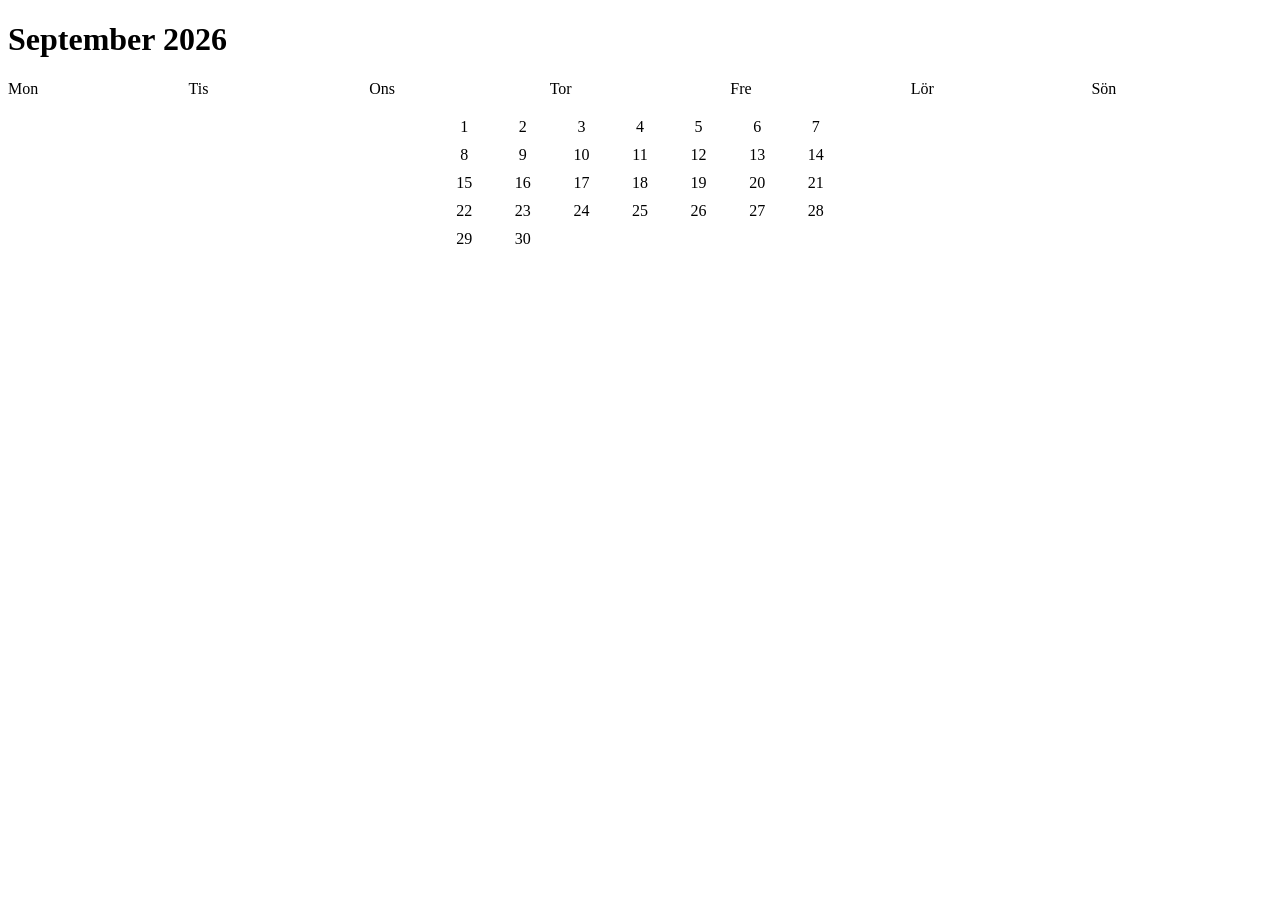
<file: Kalender.html>
<!DOCTYPE html>
<html lang="en">

<head>
    <meta charset="UTF-8">
    <meta name="viewport" content="width=device-width, initial-scale=1.0">
    <title>static Kalender</title>
    <link rel="stylesheet" href="Kalender.css">
</head>

<body>
    <h1>September 2026</h1>
    <div class="weekdays">
        <div>Mon</div>
        <div>Tis</div>
        <div>Ons</div>
        <div>Tor</div>
        <div>Fre</div>
        <div>Lör</div>
        <div>Sön</div>

    </div>
    <div class="Kalender">
        <div>1</div>
        <div>2</div>
        <div>3</div>
        <div>4</div>
        <div>5</div>
        <div>6</div>
        <div>7</div>
        <div>8</div>
        <div>9</div>
        <div>10</div>
        <div>11</div>
        <div>12</div>
        <div>13</div>
        <div>14</div>
        <div>15</div>
        <div>16</div>
        <div>17</div>
        <div>18</div>
        <div>19</div>
        <div>20</div>
        <div>21</div>
        <div>22</div>
        <div>23</div>
        <div>24</div>
        <div>25</div>
        <div>26</div>
        <div>27</div>
        <div>28</div>
        <div>29</div>
        <div>30</div>
    </div>

</body>

</html>
</file>
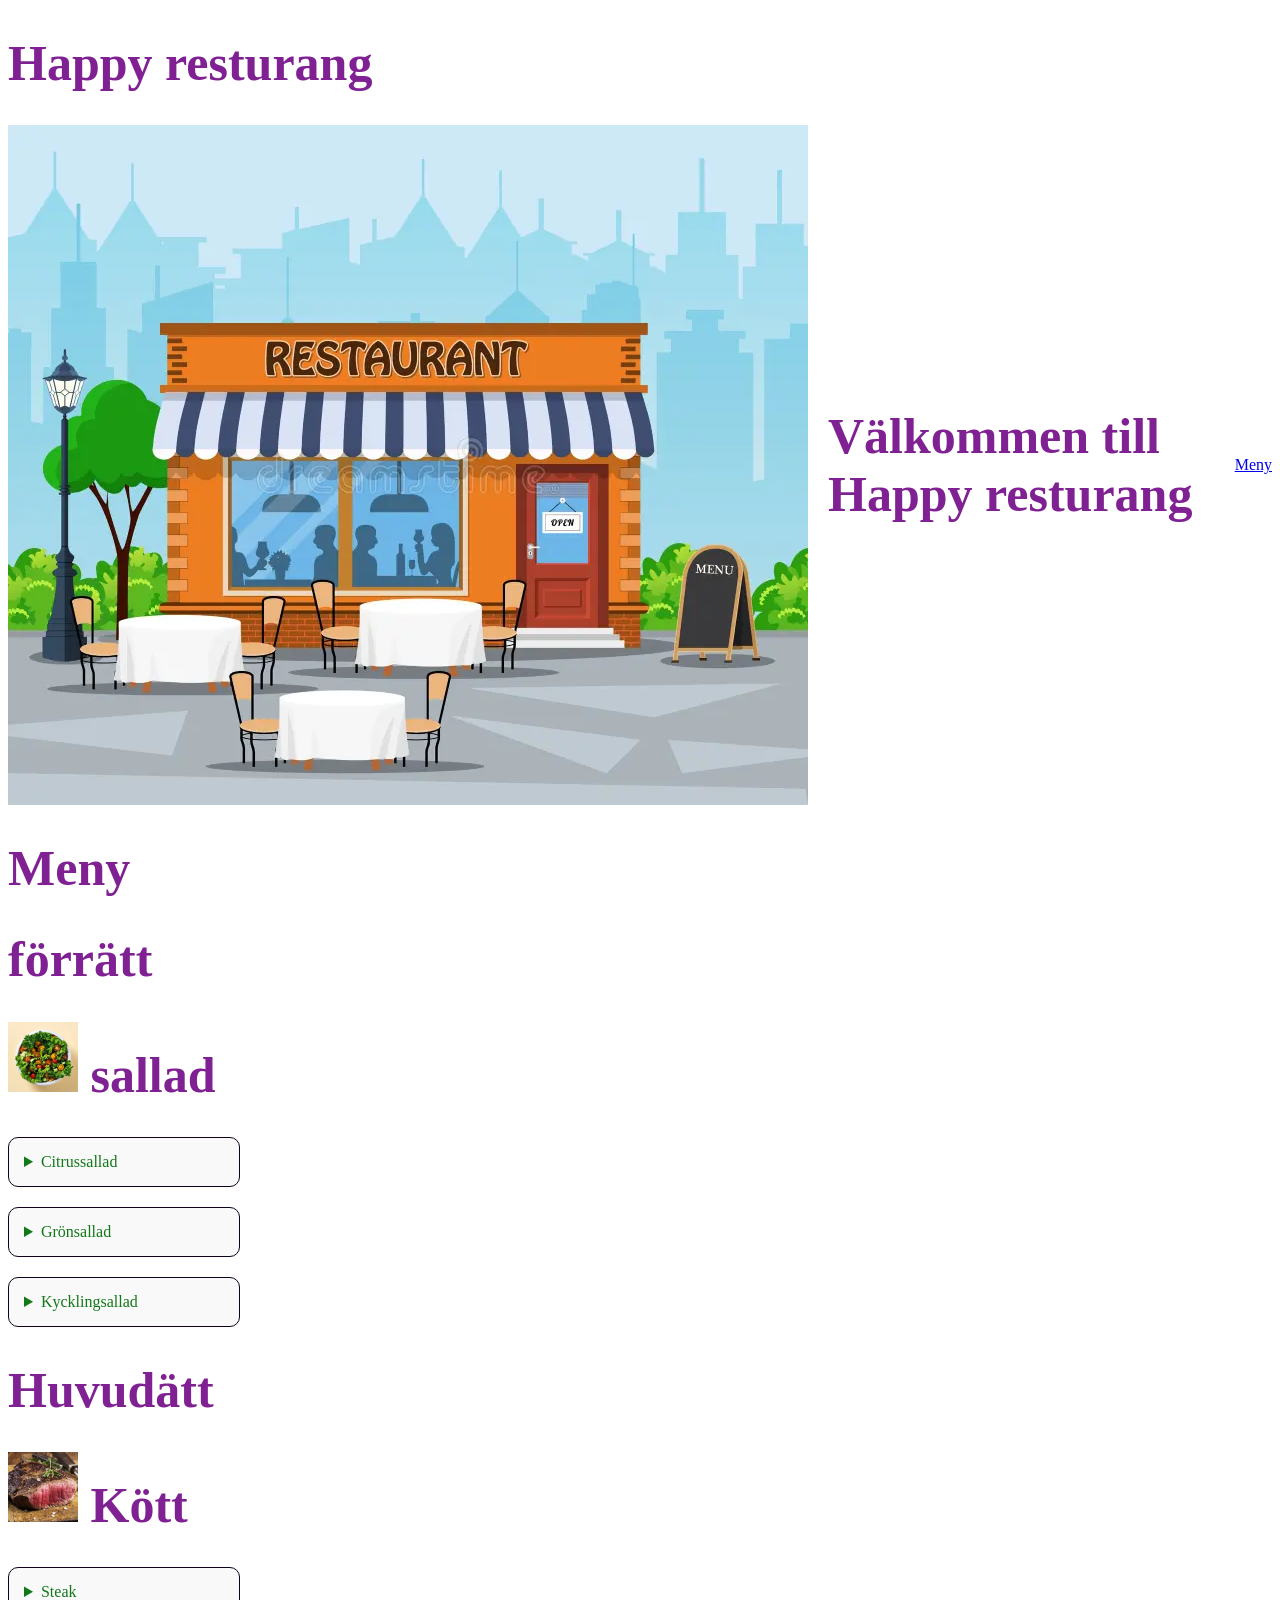
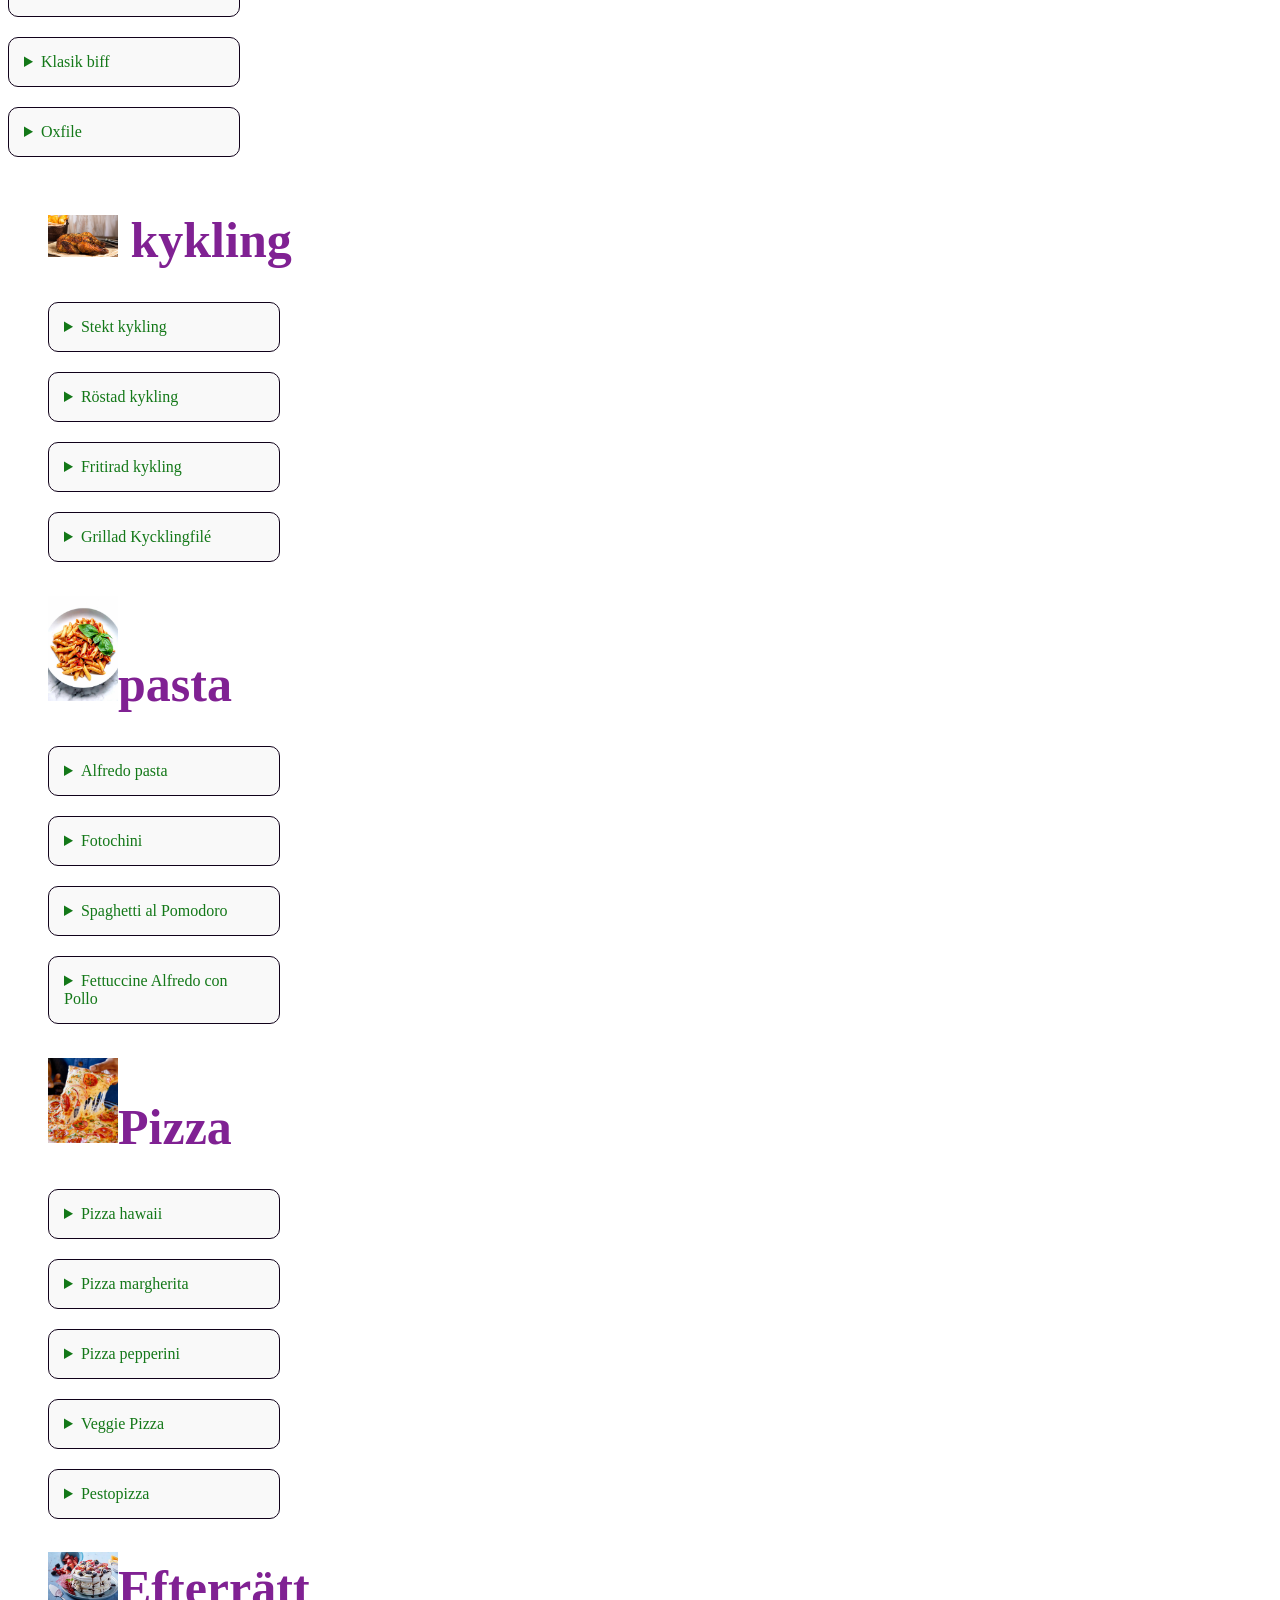
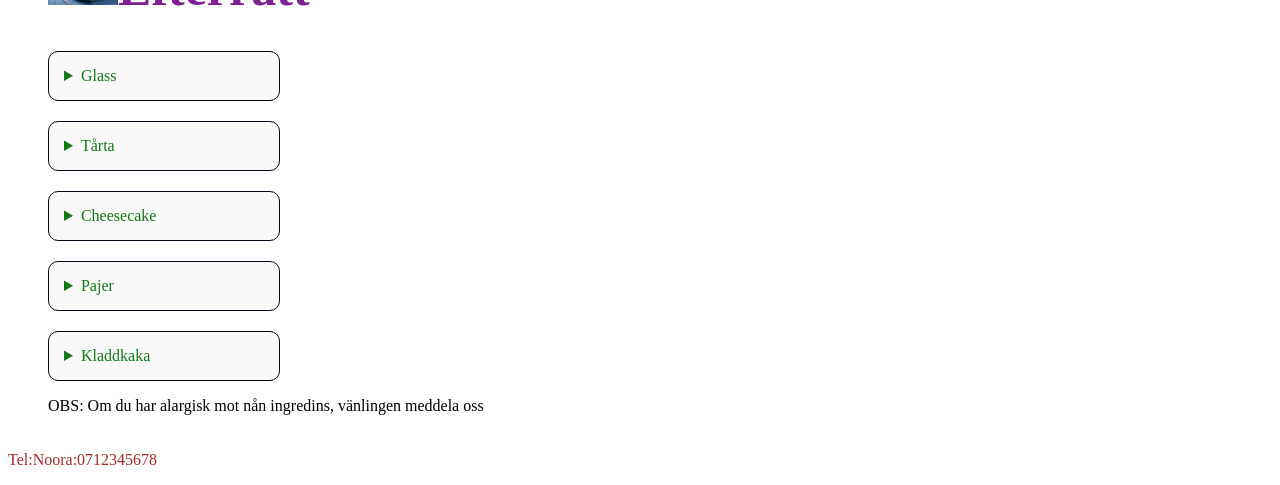
<file: Nooras resturang.html>
<!DOCTYPE html>
<html lang="en">

<head>
    <meta charset="UTF-8">
    <meta name="viewport" content="width=device-width, initial-scale=1.0">
    <title>Nooras sida</title>
    <link rel="stylesheet" href="style.css">
</head>

<body>
    <header>
        <h1>Happy resturang</h1>
    </header>
    <div class="welcome">
        <img src="imag/resturang.webp" alt="resturang" width="1000">
        <h1>Välkommen till Happy resturang</h1>
        <a href="#Meny">Meny</a>
    </div>

    <h1 id="Meny">Meny</h1>
    </h1>

    <h1>förrätt</h1>

    <h1><img src="sallad.jfif" alt="sallad" width="70"> sallad</h1>

    <ul class="grid">
        <li class="card">
            <details>
                <summary>Citrussallad</summary>
                <p>En fräsch och citrusfylld sallad med färskklyftor och citronsås.</p>
                <p>pris: 89 kr</p>
            </details>
        </li>
        <li class="card">
            <details>
                <summary>Grönsallad</summary>
                <p>En fräsch sallad med fräsch gurkor och tomat.</p>
                <p>pris: 79 kr</p>
            </details>
        </li>
        <li class="card">
            <details>
                <summary>Kycklingsallad</summary>
                <p>En fräsch och kycklingfylld sallad med färskklyftor och citronsås.</p>
                <p>pris: 89 kr</p>
            </details>
        </li>
    </ul>

    <h1>Huvudätt</h1>
    <h1><img src="./imag/kött.jfif" alt="Kötträtt" width="70"> Kött</h1>

    <ul class="grid">

        <li class="card">
            <details>
                <summary>Steak</summary>
                <p>En grillad steak med färskklyftor och pepparsås.</p>
                <p>pris: 199 kr</p>
            </details>
        </li>

        <li class="card">
            <details>
                <summary>Klasik biff</summary>
                <p>En saftig och smakrik biff med färskklyftor och pepparsås.</p>
                <p>pris: 189 kr</p>
            </details>
        </li>

        <li class="card">
            <details>
                <summary>Oxfile</summary>
                <p>En saftig och gått oxfile med potatismos.</p>
                <p>pris: 179 kr</p>
            </details>
        </li>
        <ul>


            <h1><img src="kykling.png" width="70"> kykling</h1>
            <ul class="grid">

                <li class="card">
                    <details>
                        <summary>Stekt kykling</summary>
                        <p>En En klassisk grillrätt med stekt kyckling som serveras med pommes frites och sallad..
                        </p>
                        <p>pris: 199 kr</p>
                    </details>
                </li>
                <li class="card">
                    <details>
                        <summary>Röstad kykling</summary>
                        <p>En Saftig, örtmarinerad kycklingfilé som ugnsrostas till perfektion. Serveras med en
                            krämig skysås, säsongens ugnsbakade rotfrukter samt ditt val av krispig stekt potatis
                            eller gyllene pommes frites..</p>
                        <p>pris: 189 kr</p>
                    </details>
                </li>
                <li class="card">
                    <details>
                        <summary>Fritirad kykling</summary>
                        <p>En Möra kycklingfiléer marinerade i kärnmjölk och vända i en kryddstark panering.
                            Friteras gyllene och krispiga. Serveras med coleslaw, pommes frites och valfri dippsås..
                        </p>
                        <p>pris: 179 kr</p>
                    </details>
                </li>
                <li class="card">
                    <details>
                        <summary>Grillad Kycklingfilé</summary>
                        <p>En saftig grillad kycklingfilé som serveras med en krämig rödvinssky, säsongens
                            ugnsbakade rotfrukter samt ditt val av krispig stekt potatis eller gyllene pommes
                            frites..</p>
                        <p>pris: 169 kr</p>
                    </details>
                </li>

            </ul>
            <h1> <img src="pasta.jfif" width="70">pasta</h1>
            <ul class="grid">
                <li class="card">
                    <details>
                        <summary>Alfredo pasta</summary>
                        <p>Bandpasta slungad i en len sås gjord på äkta italiensk parmesan, krämigt smör och en
                            skvätt stärkelsespäckat pastavatten. Toppas med nymalen svartpeppar och färsk persilja..
                        </p>
                        <p>pris: 159 kr</p>
                    </details>
                </li>
                <li class="card">
                    <details>
                        <summary>Fotochini</summary>
                        <p>Bandpasta i en fyllig, krämig sås på grädde, vitlök och rikligt med lagrad parmesan.
                            Serveras med skivad, grillad kycklingfilé och toppas med färsk persilja..</p>
                        <p>pris: 149 kr</p>
                    </details>
                </li>
                <li class="card">
                    <details>
                        <summary>Spaghetti al Pomodoro</summary>
                        <p>En klassisk italiensk pasta med en rik och smakrik tomat sås. Serveras med färsk persilja
                            och parmesan.</p>
                        <p>pris: 139 kr</p>
                    </details>
                </li>
                <li class="card">
                    <details>
                        <summary>Fettuccine Alfredo con Pollo</summary>
                        <p>Bandpasta i en fyllig, krämig sås på grädde, vitlök och rikligt med lagrad parmesan.
                            Serveras med skivad, grillad kycklingfilé och toppas med färsk persilja..</p>
                        <p>pris: 129 kr</p>
                    </details>
                </li>

            </ul>
            <h1> <img src="Pizza.jfif" width="70">Pizza</h1>
            <ul class="grid">
                <li class="card">
                    <details>
                        <summary>Pizza hawaii</summary>
                        <p>Tomatsås, ost, skinka och ananas..</p>
                        <p>pris: 169 kr</p>
                    </details>
                </li>
                <li class="card">
                    <details>
                        <summary>Pizza margherita</summary>
                        <p>Tomatsås och ost. Toppas med färsk basilika..</p>
                        <p>pris: 159 kr</p>
                    </details>
                </li>
                <li class="card">
                    <details>
                        <summary>Pizza pepperini</summary>
                        <p>Tomatsås, ost, peppar och rökt kalkon.</p>
                        <p>pris: 179 kr</p>
                    </details>
                </li>
                <li class="card">
                    <details>
                        <summary>Veggie Pizza</summary>
                        <p>Tomatsås, ost, grönsaker och rökt tofu.</p>
                        <p>pris: 169 kr</p>
                    </details>
                </li>
                <li class="card">
                    <details>
                        <summary>Pestopizza</summary>
                        <p>Tomatsås, ost och pesto.</p>
                        <p>pris: 189 kr</p>
                    </details>
                </li>
            </ul>
            <h1> <img src="efterätt.jfif" width="70">Efterrätt</h1>
            <ul class="grid">
                <li class="card">
                    <details>
                        <summary>Glass</summary>
                        <p>choklad, vanilj, strawberry, mango, citron.</p>
                        <p>pris: 49 kr</p>
                    </details>
                </li>
                <li class="card">
                    <details>
                        <summary>Tårta</summary>
                        <p>choklad tårta, vanilj tårta, strawberry tårta.</p>
                        <p>pris: 99 kr</p>
                    </details>
                </li>
                <li class="card">
                    <details>
                        <summary>Cheesecake</summary>
                        <p>En klassisk amerikansk cheesecake med en rik och smakrik smak. Serveras med färsk
                            jordgubbsmarmelad.</p>
                        <p>pris: 109 kr</p>
                    </details>
                </li>
                <li class="card">
                    <details>
                        <summary>Pajer</summary>
                        <p>appelpaj, citronpaj, hallonpaj.</p>
                        <p>pris: 119 kr</p>
                    </details>
                </li>
                <li class="card">
                    <details>
                        <summary>Kladdkaka</summary>
                        <p>En rik och smakrik kladdkaka med en karamellös smak. Serveras med färsk vaniljglass.</p>
                        <p>pris: 129 kr</p>
                    </details>
                </li>
            </ul>
            <p><span>OBS:</span> Om du har alargisk mot nån ingredins, vänlingen meddela oss</p>
        </ul>
        <FOOTER>Tel:Noora:0712345678</FOOTER>

</body>

</html>
</file>
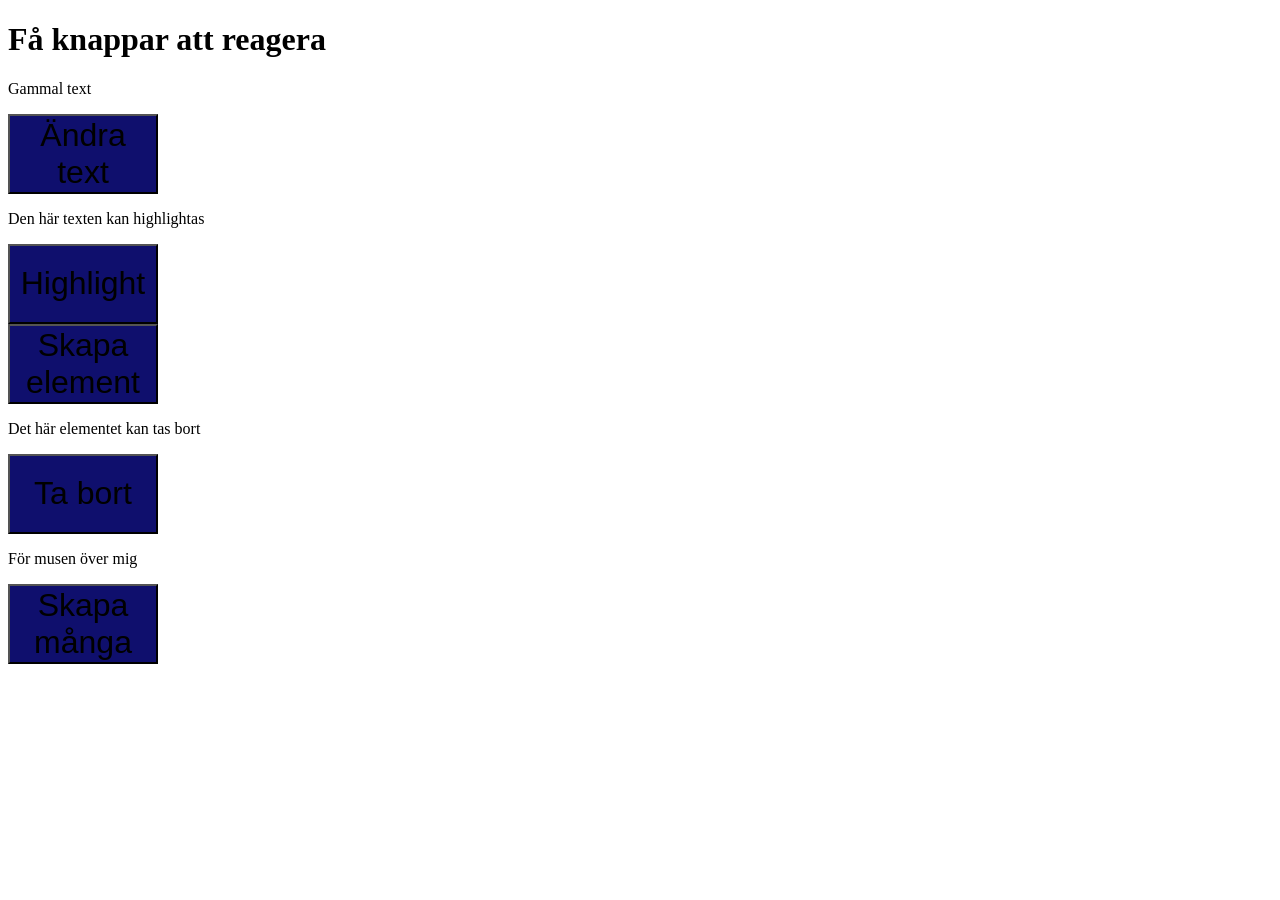
<file: JS-16-09/event.html>
<!DOCTYPE html>
<html lang="sv">
<head>
  <meta charset="UTF-8">
  <title>Få knappar att reagera</title>
  <link rel="stylesheet" href="event.css">
  <script src="event.js" defer></script>
</head>

<body>

  <h1>Få knappar att reagera</h1>

  <!-- 1. Ändra textContent -->
  <p id="text">Gammal text</p>
  <button id="textBtn">Ändra text</button>


  <!-- 2. Toggle en klass -->
  <p id="highlightText">Den här texten kan highlightas</p>
  <button id="highlightBtn">Highlight</button>


  <!-- 3. Skapa ett nytt element -->
  <div id="container"></div>
  <button id="createBtn">Skapa element</button>


  <!-- 4. Ta bort ett element -->
  <p id="removeText">Det här elementet kan tas bort</p>
  <button id="removeBtn">Ta bort</button>


  <!-- Bonus 2 -->
  <p id="hoverText">För musen över mig</p>


  <!-- Bonus 3 -->
  <button id="manyBtn">Skapa många</button>
  

</body>
</html>
</file>
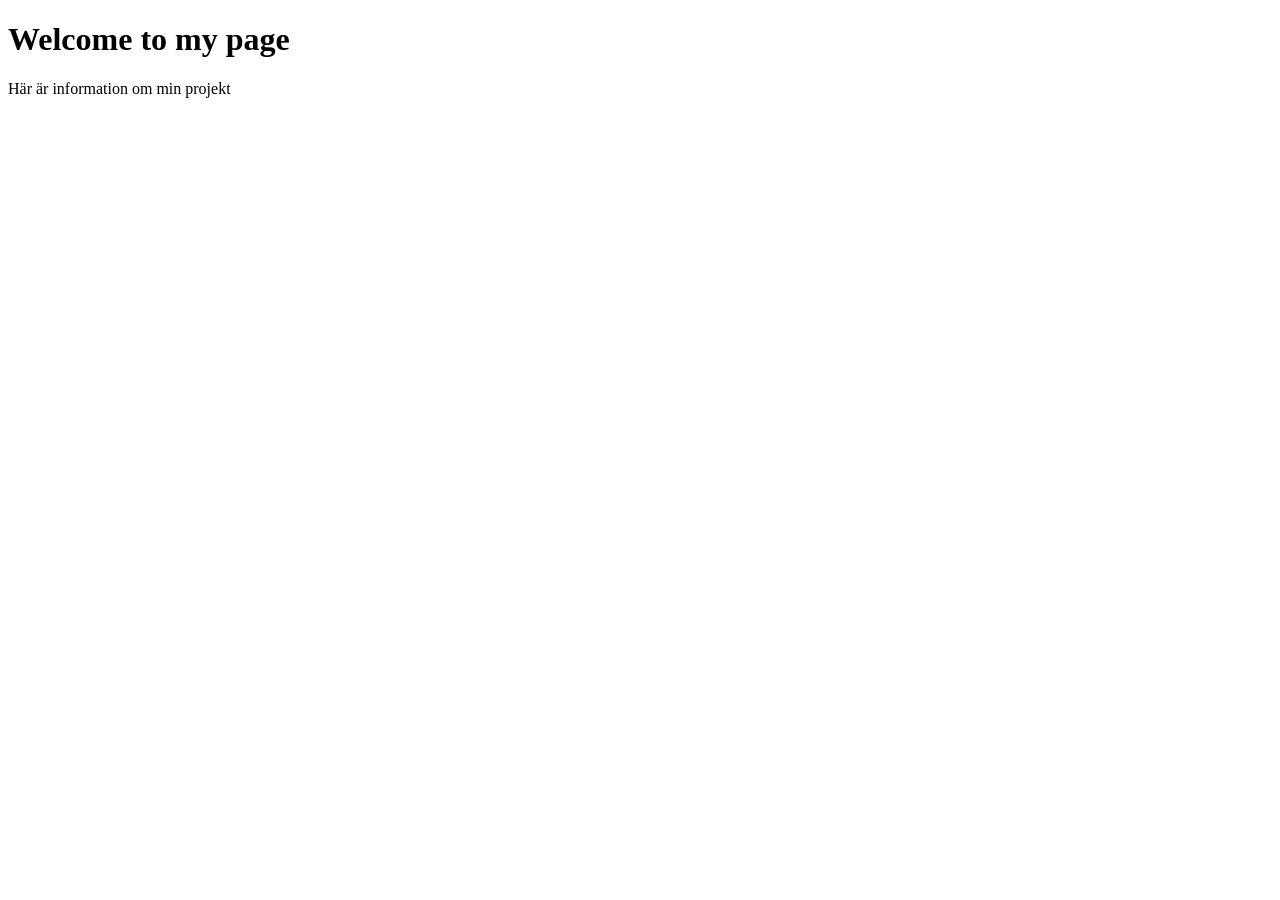
<file: JS-16-09/indexx.html>
<!DOCTYPE html>
<html lang="en">

<head>
    <meta charset="UTF-8">
    <meta name="viewport" content="width=device-width, initial-scale=1.0">
    <script src="./javascript.js"></script>
    <title>Document</title>
</head>

<body>
<h1>Welcome to my page</h1>
<span>Här är information om min projekt</span>

</body>

</html>
</file>
<file: css.css>
h1 {
    color: rgb(43, 92, 226);
}

p {

    color: red;
}

h1 {
    background-color: rgb(239, 240, 203);
}

h1 {
    font-size: 20px;
}

p {
    font-size: 20px;
}

.box {
    width: 300px;
}

.box {
    margin: 30px;
}

.box {
    padding: 30px;
}

.box {
    border-radius: 20px;
}

h1 {
    padding: 80px;
}

h1 {
    border-radius: 20px;
}

h1 {
    margin: 20px;
}

h1 {
    width: 30px;
}

a {
    text-decoration: none;
}

p {
    text-decoration: none;
}

ul {
    list-style: none;
}

ol {
    list-style: none;
}
</file>
<file: GitHub_files/light-99f877e9ddfc0e51.css>
[data-color-mode=light][data-light-theme=light],[data-color-mode=auto][data-light-theme=light]{--ansi-cyan:#1b7c83;--ansi-cyanBright:#3192aa;--bgColor-success-emphasis:#1f883d;--button-outline-bgColor-active:#0757ba;--button-primary-bgColor-active:#197935;--button-primary-bgColor-disabled:#95d8a6;--button-primary-bgColor-hover:#1c8139;--buttonCounter-danger-fgColor-rest:#c21c2c;--control-checked-bgColor-active:#0757ba;--control-checked-bgColor-hover:#0860ca;--fgColor-danger:#d1242f;--reactionButton-selected-bgColor-hover:#caecff;--ansi-blackBright:#393f46;--ansi-blue:#0969da;--ansi-blueBright:#218bff;--ansi-gray:#59636e;--ansi-green:#116329;--ansi-greenBright:#1a7f37;--ansi-magenta:#8250df;--ansi-magentaBright:#a475f9;--ansi-red:#cf222e;--ansi-redBright:#a40e26;--ansi-white:#59636e;--ansi-whiteBright:#818b98;--ansi-yellow:#4d2d00;--ansi-yellowBright:#633c01;--avatarStack-fade-bgColor-default:#c8d1da;--avatarStack-fade-bgColor-muted:#dae0e7;--bgColor-accent-emphasis:#0969da;--bgColor-accent-muted:#ddf4ff;--bgColor-attention-emphasis:#9a6700;--bgColor-attention-muted:#fff8c5;--bgColor-danger-emphasis:#cf222e;--bgColor-danger-muted:#ffebe9;--bgColor-disabled:#eff2f5;--bgColor-done-emphasis:#8250df;--bgColor-done-muted:#fbefff;--bgColor-emphasis:#25292e;--bgColor-inverse:#25292e;--bgColor-muted:#f6f8fa;--bgColor-neutral-emphasis:#59636e;--bgColor-neutral-muted:#818b981f;--bgColor-open-emphasis:var(--bgColor-success-emphasis);--bgColor-severe-emphasis:#bc4c00;--bgColor-severe-muted:#fff1e5;--bgColor-sponsors-emphasis:#bf3989;--bgColor-sponsors-muted:#ffeff7;--bgColor-success-muted:#dafbe1;--bgColor-transparent:#fff0;--borderColor-accent-emphasis:#0969da;--borderColor-accent-muted:#54aeff66;--borderColor-attention-emphasis:#9a6700;--borderColor-attention-muted:#d4a72c66;--borderColor-danger-emphasis:#cf222e;--borderColor-danger-muted:#ff818266;--borderColor-default:#d1d9e0;--borderColor-disabled:#818b981a;--borderColor-done-emphasis:#8250df;--borderColor-done-muted:#c297ff66;--borderColor-emphasis:#818b98;--borderColor-neutral-emphasis:#59636e;--borderColor-severe-emphasis:#bc4c00;--borderColor-severe-muted:#fb8f4466;--borderColor-sponsors-emphasis:#bf3989;--borderColor-sponsors-muted:#ff80c866;--borderColor-success-emphasis:#1a7f37;--borderColor-success-muted:#4ac26b66;--borderColor-transparent:#fff0;--button-danger-bgColor-active:#a40e26;--button-danger-fgColor-disabled:#d1242f80;--button-danger-fgColor-rest:var(--fgColor-danger);--button-danger-shadow-selected:inset 0 1px 0 0 #4c001433;--button-inactive-bgColor:#e6eaef;--button-inactive-fgColor:#59636e;--button-invisible-bgColor-disabled:#fff0;--button-invisible-borderColor-disabled:#fff0;--button-outline-shadow-selected:inset 0 1px 0 0 #00215533;--button-primary-bgColor-rest:var(--bgColor-success-emphasis);--button-primary-borderColor-disabled:var(--button-primary-bgColor-disabled);--button-primary-shadow-selected:inset 0 1px 0 0 #002d114d;--button-star-iconColor:#eac54f;--buttonCounter-danger-fgColor-disabled:#d1242f80;--buttonCounter-outline-fgColor-rest:#0550ae;--buttonCounter-primary-bgColor-rest:#002d1133;--buttonKeybindingHint-danger-bgColor-active:#1f232866;--buttonKeybindingHint-danger-bgColor-hover:#1f232833;--buttonKeybindingHint-default-bgColor-rest:#eff2f5;--buttonKeybindingHint-inactive-bgColor:#eff2f5;--buttonKeybindingHint-invisible-borderColor-rest:#fff0;--codeMirror-syntax-fgColor-constant:#0550ae;--codeMirror-syntax-fgColor-entity:#8250df;--codeMirror-syntax-fgColor-keyword:#cf222e;--codeMirror-syntax-fgColor-storage:#cf222e;--codeMirror-syntax-fgColor-string:#0a3069;--codeMirror-syntax-fgColor-support:#0550ae;--codeMirror-syntax-fgColor-variable:#953800;--color-ansi-cyan:var(--ansi-cyan);--color-ansi-cyan-bright:var(--ansi-cyanBright);--contribution-default-bgColor-0:#eff2f5;--contribution-default-bgColor-1:#aceebb;--contribution-default-bgColor-2:#4ac26b;--contribution-default-bgColor-3:#2da44e;--contribution-default-bgColor-4:#116329;--contribution-default-borderColor-0:#1f23280d;--contribution-halloween-bgColor-1:#f0db3d;--contribution-halloween-bgColor-2:#ffd642;--contribution-halloween-bgColor-3:#f68c41;--contribution-halloween-bgColor-4:#1f2328;--contribution-winter-bgColor-1:#b6e3ff;--contribution-winter-bgColor-2:#54aeff;--contribution-winter-bgColor-3:#0969da;--contribution-winter-bgColor-4:#0a3069;--control-bgColor-active:#e6eaef;--control-bgColor-hover:#eff2f5;--control-bgColor-rest:#f6f8fa;--control-checked-borderColor-active:var(--control-checked-bgColor-active);--control-checked-borderColor-hover:var(--control-checked-bgColor-hover);--control-danger-fgColor-hover:var(--fgColor-danger);--control-danger-fgColor-rest:var(--fgColor-danger);--control-fgColor-rest:#25292e;--control-transparent-bgColor-active:#818b9826;--control-transparent-bgColor-hover:#818b981a;--control-transparent-bgColor-rest:#fff0;--control-transparent-bgColor-selected:#818b9826;--control-transparent-borderColor-active:#fff0;--control-transparent-borderColor-hover:#fff0;--control-transparent-borderColor-rest:#fff0;--controlTrack-bgColor-active:#dae0e7;--controlTrack-bgColor-hover:#e0e6eb;--controlTrack-bgColor-rest:#e6eaef;--controlTrack-fgColor-rest:#59636e;--counter-borderColor:#fff0;--data-auburn-color-emphasis:#9d615c;--data-auburn-color-muted:#f2e9e9;--data-blue-color-emphasis:#006edb;--data-blue-color-muted:#d1f0ff;--data-brown-color-emphasis:#856d4c;--data-brown-color-muted:#eeeae2;--data-coral-color-emphasis:#d43511;--data-coral-color-muted:#ffe5db;--data-gray-color-emphasis:#808fa3;--data-gray-color-muted:#e8ecf2;--data-green-color-emphasis:#30a147;--data-green-color-muted:#caf7ca;--data-lemon-color-emphasis:#866e04;--data-lemon-color-muted:#f7eea1;--data-lime-color-emphasis:#527a29;--data-lime-color-muted:#e3f2b5;--data-olive-color-emphasis:#64762d;--data-olive-color-muted:#f0f0ad;--data-orange-color-emphasis:#eb670f;--data-orange-color-muted:#ffe7d1;--data-pine-color-emphasis:#167e53;--data-pine-color-muted:#bff8db;--data-pink-color-emphasis:#ce2c85;--data-pink-color-muted:#ffe5f1;--data-plum-color-emphasis:#a830e8;--data-plum-color-muted:#f8e5ff;--data-purple-color-emphasis:#894ceb;--data-purple-color-muted:#f1e5ff;--data-red-color-emphasis:#df0c24;--data-red-color-muted:#ffe2e0;--data-teal-color-emphasis:#179b9b;--data-teal-color-muted:#c7f5ef;--data-yellow-color-emphasis:#b88700;--data-yellow-color-muted:#ffec9e;--diffBlob-additionNum-bgColor:#aceebb;--diffBlob-additionWord-bgColor:#aceebb;--diffBlob-deletionNum-bgColor:#ffcecb;--diffBlob-deletionWord-bgColor:#ffcecb;--diffBlob-hunkNum-bgColor-rest:#b6e3ff;--display-auburn-bgColor-emphasis:#9d615c;--display-auburn-bgColor-muted:#f2e9e9;--display-auburn-borderColor-emphasis:#9d615c;--display-auburn-borderColor-muted:#e6d6d5;--display-auburn-fgColor:#8a5551;--display-auburn-scale-0:#f2e9e9;--display-auburn-scale-1:#e6d6d5;--display-auburn-scale-2:#d4b7b5;--display-auburn-scale-3:#c59e9b;--display-auburn-scale-4:#b4827e;--display-auburn-scale-5:#9d615c;--display-auburn-scale-6:#8a5551;--display-auburn-scale-7:#744744;--display-auburn-scale-8:#5d3937;--display-auburn-scale-9:#432928;--display-blue-bgColor-emphasis:#006edb;--display-blue-bgColor-muted:#d1f0ff;--display-blue-borderColor-emphasis:#006edb;--display-blue-borderColor-muted:#ade1ff;--display-blue-fgColor:#005fcc;--display-blue-scale-0:#d1f0ff;--display-blue-scale-1:#ade1ff;--display-blue-scale-2:#75c8ff;--display-blue-scale-3:#47afff;--display-blue-scale-4:#0f8fff;--display-blue-scale-5:#006edb;--display-blue-scale-6:#005fcc;--display-blue-scale-7:#004db3;--display-blue-scale-8:#003d99;--display-blue-scale-9:#002b75;--display-brown-bgColor-emphasis:#856d4c;--display-brown-bgColor-muted:#eeeae2;--display-brown-borderColor-emphasis:#856d4c;--display-brown-borderColor-muted:#dfd7c8;--display-brown-fgColor:#755f43;--display-brown-scale-0:#eeeae2;--display-brown-scale-1:#dfd7c8;--display-brown-scale-2:#cbbda4;--display-brown-scale-3:#b8a484;--display-brown-scale-4:#a68b64;--display-brown-scale-5:#856d4c;--display-brown-scale-6:#755f43;--display-brown-scale-7:#64513a;--display-brown-scale-8:#51412f;--display-brown-scale-9:#3a2e22;--display-coral-bgColor-emphasis:#d43511;--display-coral-bgColor-muted:#ffe5db;--display-coral-borderColor-emphasis:#d43511;--display-coral-borderColor-muted:#fecebe;--display-coral-fgColor:#ba2e12;--display-coral-scale-0:#ffe5db;--display-coral-scale-1:#fecebe;--display-coral-scale-2:#fcab92;--display-coral-scale-3:#f88768;--display-coral-scale-4:#f25f3a;--display-coral-scale-5:#d43511;--display-coral-scale-6:#ba2e12;--display-coral-scale-7:#9b2712;--display-coral-scale-8:#7e2011;--display-coral-scale-9:#5d180e;--display-cyan-bgColor-emphasis:#007b94;--display-cyan-bgColor-muted:#bdf4ff;--display-cyan-borderColor-emphasis:#007b94;--display-cyan-borderColor-muted:#7ae9ff;--display-cyan-fgColor:#006a80;--display-cyan-scale-0:#bdf4ff;--display-cyan-scale-1:#7ae9ff;--display-cyan-scale-2:#00d0fa;--display-cyan-scale-3:#00b7db;--display-cyan-scale-4:#0099b8;--display-cyan-scale-5:#007b94;--display-cyan-scale-6:#006a80;--display-cyan-scale-7:#00596b;--display-cyan-scale-8:#004857;--display-cyan-scale-9:#003742;--display-gray-bgColor-emphasis:#647182;--display-gray-bgColor-muted:#e8ecf2;--display-gray-borderColor-emphasis:#647182;--display-gray-borderColor-muted:#d2dae4;--display-gray-fgColor:#5c6570;--display-gray-scale-0:#e8ecf2;--display-gray-scale-1:#d2dae4;--display-gray-scale-2:#b4c0cf;--display-gray-scale-3:#9ba9bb;--display-gray-scale-4:#808fa3;--display-gray-scale-5:#647182;--display-gray-scale-6:#5c6570;--display-gray-scale-7:#4e535a;--display-gray-scale-8:#424448;--display-gray-scale-9:#303031;--display-green-bgColor-emphasis:#2c8141;--display-green-bgColor-muted:#caf7ca;--display-green-borderColor-emphasis:#2c8141;--display-green-borderColor-muted:#9ceda0;--display-green-fgColor:#2b6e3f;--display-green-scale-0:#caf7ca;--display-green-scale-1:#9ceda0;--display-green-scale-2:#54d961;--display-green-scale-3:#31bf46;--display-green-scale-4:#30a147;--display-green-scale-5:#2c8141;--display-green-scale-6:#2b6e3f;--display-green-scale-7:#285c3b;--display-green-scale-8:#254b34;--display-green-scale-9:#1d3528;--display-indigo-bgColor-emphasis:#5a61e7;--display-indigo-bgColor-muted:#e5e9ff;--display-indigo-borderColor-emphasis:#5a61e7;--display-indigo-borderColor-muted:#d2d7fe;--display-indigo-fgColor:#494edf;--display-indigo-scale-0:#e5e9ff;--display-indigo-scale-1:#d2d7fe;--display-indigo-scale-2:#b1b9fb;--display-indigo-scale-3:#979ff7;--display-indigo-scale-4:#7a82f0;--display-indigo-scale-5:#5a61e7;--display-indigo-scale-6:#494edf;--display-indigo-scale-7:#393cd5;--display-indigo-scale-8:#2d2db4;--display-indigo-scale-9:#25247b;--display-lemon-bgColor-emphasis:#866e04;--display-lemon-bgColor-muted:#f7eea1;--display-lemon-borderColor-emphasis:#866e04;--display-lemon-borderColor-muted:#f0db3d;--display-lemon-fgColor:#786002;--display-lemon-scale-0:#f7eea1;--display-lemon-scale-1:#f0db3d;--display-lemon-scale-2:#d8bd0e;--display-lemon-scale-3:#c2a60a;--display-lemon-scale-4:#a68c07;--display-lemon-scale-5:#866e04;--display-lemon-scale-6:#786002;--display-lemon-scale-7:#654f01;--display-lemon-scale-8:#523f00;--display-lemon-scale-9:#3d2e00;--display-lime-bgColor-emphasis:#527a29;--display-lime-bgColor-muted:#e3f2b5;--display-lime-borderColor-emphasis:#527a29;--display-lime-borderColor-muted:#c7e580;--display-lime-fgColor:#476c28;--display-lime-scale-0:#e3f2b5;--display-lime-scale-1:#c7e580;--display-lime-scale-2:#9bd039;--display-lime-scale-3:#80b530;--display-lime-scale-4:#6c9d2f;--display-lime-scale-5:#527a29;--display-lime-scale-6:#476c28;--display-lime-scale-7:#3a5b25;--display-lime-scale-8:#2f4a21;--display-lime-scale-9:#213319;--display-olive-bgColor-emphasis:#64762d;--display-olive-bgColor-muted:#f0f0ad;--display-olive-borderColor-emphasis:#64762d;--display-olive-borderColor-muted:#dbe170;--display-olive-fgColor:#56682c;--display-olive-scale-0:#f0f0ad;--display-olive-scale-1:#dbe170;--display-olive-scale-2:#b9c832;--display-olive-scale-3:#9bae32;--display-olive-scale-4:#819532;--display-olive-scale-5:#64762d;--display-olive-scale-6:#56682c;--display-olive-scale-7:#495a2b;--display-olive-scale-8:#3b4927;--display-olive-scale-9:#2a331f;--display-orange-bgColor-emphasis:#b8500f;--display-orange-bgColor-muted:#ffe7d1;--display-orange-borderColor-emphasis:#b8500f;--display-orange-borderColor-muted:#fecfaa;--display-orange-fgColor:#a24610;--display-orange-scale-0:#ffe7d1;--display-orange-scale-1:#fecfaa;--display-orange-scale-2:#fbaf74;--display-orange-scale-3:#f68c41;--display-orange-scale-4:#eb670f;--display-orange-scale-5:#b8500f;--display-orange-scale-6:#a24610;--display-orange-scale-7:#8d3c11;--display-orange-scale-8:#70300f;--display-orange-scale-9:#54230d;--display-pine-bgColor-emphasis:#167e53;--display-pine-bgColor-muted:#bff8db;--display-pine-borderColor-emphasis:#167e53;--display-pine-borderColor-muted:#80efb9;--display-pine-fgColor:#156f4b;--display-pine-scale-0:#bff8db;--display-pine-scale-1:#80efb9;--display-pine-scale-2:#1dd781;--display-pine-scale-3:#1dbf76;--display-pine-scale-4:#1aa267;--display-pine-scale-5:#167e53;--display-pine-scale-6:#156f4b;--display-pine-scale-7:#135d41;--display-pine-scale-8:#114b36;--display-pine-scale-9:#0d3627;--display-pink-bgColor-emphasis:#ce2c85;--display-pink-bgColor-muted:#ffe5f1;--display-pink-borderColor-emphasis:#ce2c85;--display-pink-borderColor-muted:#fdc9e2;--display-pink-fgColor:#b12f79;--display-pink-scale-0:#ffe5f1;--display-pink-scale-1:#fdc9e2;--display-pink-scale-2:#f8a5cf;--display-pink-scale-3:#f184bc;--display-pink-scale-4:#e55da5;--display-pink-scale-5:#ce2c85;--display-pink-scale-6:#b12f79;--display-pink-scale-7:#8e2e66;--display-pink-scale-8:#6e2b53;--display-pink-scale-9:#4d233d;--display-plum-bgColor-emphasis:#a830e8;--display-plum-bgColor-muted:#f8e5ff;--display-plum-borderColor-emphasis:#a830e8;--display-plum-borderColor-muted:#f0cdfe;--display-plum-fgColor:#961edc;--display-plum-scale-0:#f8e5ff;--display-plum-scale-1:#f0cdfe;--display-plum-scale-2:#e2a7fb;--display-plum-scale-3:#d487f7;--display-plum-scale-4:#c264f2;--display-plum-scale-5:#a830e8;--display-plum-scale-6:#961edc;--display-plum-scale-7:#7d1eb8;--display-plum-scale-8:#651d96;--display-plum-scale-9:#471769;--display-purple-bgColor-emphasis:#894ceb;--display-purple-bgColor-muted:#f1e5ff;--display-purple-borderColor-emphasis:#894ceb;--display-purple-borderColor-muted:#e6d2fe;--display-purple-fgColor:#783ae4;--display-purple-scale-0:#f1e5ff;--display-purple-scale-1:#e6d2fe;--display-purple-scale-2:#d1b1fc;--display-purple-scale-3:#bc91f8;--display-purple-scale-4:#a672f3;--display-purple-scale-5:#894ceb;--display-purple-scale-6:#783ae4;--display-purple-scale-7:#6223d7;--display-purple-scale-8:#4f21ab;--display-purple-scale-9:#391b79;--display-red-bgColor-emphasis:#df0c24;--display-red-bgColor-muted:#ffe2e0;--display-red-borderColor-emphasis:#df0c24;--display-red-borderColor-muted:#fecdcd;--display-red-fgColor:#c50d28;--display-red-scale-0:#ffe2e0;--display-red-scale-1:#fecdcd;--display-red-scale-2:#fda5a7;--display-red-scale-3:#fb8389;--display-red-scale-4:#f85461;--display-red-scale-5:#df0c24;--display-red-scale-6:#c50d28;--display-red-scale-7:#a60c29;--display-red-scale-8:#880c27;--display-red-scale-9:#610a20;--display-teal-bgColor-emphasis:#127e81;--display-teal-bgColor-muted:#c7f5ef;--display-teal-borderColor-emphasis:#127e81;--display-teal-borderColor-muted:#89ebe1;--display-teal-fgColor:#106e75;--display-teal-scale-0:#c7f5ef;--display-teal-scale-1:#89ebe1;--display-teal-scale-2:#22d3c7;--display-teal-scale-3:#1db9b4;--display-teal-scale-4:#179b9b;--display-teal-scale-5:#127e81;--display-teal-scale-6:#106e75;--display-teal-scale-7:#0d5b63;--display-teal-scale-8:#0a4852;--display-teal-scale-9:#073740;--display-yellow-bgColor-emphasis:#946a00;--display-yellow-bgColor-muted:#ffec9e;--display-yellow-borderColor-emphasis:#946a00;--display-yellow-borderColor-muted:#ffd642;--display-yellow-fgColor:#805900;--display-yellow-scale-0:#ffec9e;--display-yellow-scale-1:#ffd642;--display-yellow-scale-2:#ebb400;--display-yellow-scale-3:#d19d00;--display-yellow-scale-4:#b88700;--display-yellow-scale-5:#946a00;--display-yellow-scale-6:#805900;--display-yellow-scale-7:#704d00;--display-yellow-scale-8:#5c3d00;--display-yellow-scale-9:#422b00;--fgColor-accent:#0969da;--fgColor-attention:#9a6700;--fgColor-closed:var(--fgColor-danger);--fgColor-disabled:#818b98;--fgColor-done:#8250df;--fgColor-muted:#59636e;--fgColor-neutral:#59636e;--fgColor-severe:#bc4c00;--fgColor-sponsors:#bf3989;--fgColor-success:#1a7f37;--header-bgColor:#25292e;--header-borderColor-divider:#818b98;--headerSearch-bgColor:#25292e;--headerSearch-borderColor:#818b98;--highlight-neutral-bgColor:#fff8c5;--label-auburn-bgColor-active:#d4b7b5;--label-auburn-bgColor-hover:#e6d6d5;--label-auburn-bgColor-rest:#f2e9e9;--label-auburn-borderColor:#fff0;--label-auburn-fgColor-active:#5d3937;--label-auburn-fgColor-hover:#744744;--label-auburn-fgColor-rest:#8a5551;--label-blue-bgColor-active:#75c8ff;--label-blue-bgColor-hover:#ade1ff;--label-blue-bgColor-rest:#d1f0ff;--label-blue-borderColor:#fff0;--label-blue-fgColor-active:#003d99;--label-blue-fgColor-hover:#004db3;--label-blue-fgColor-rest:#005fcc;--label-brown-bgColor-active:#cbbda4;--label-brown-bgColor-hover:#dfd7c8;--label-brown-bgColor-rest:#eeeae2;--label-brown-borderColor:#fff0;--label-brown-fgColor-active:#51412f;--label-brown-fgColor-hover:#64513a;--label-brown-fgColor-rest:#755f43;--label-coral-bgColor-active:#fcab92;--label-coral-bgColor-hover:#fecebe;--label-coral-bgColor-rest:#ffe5db;--label-coral-borderColor:#fff0;--label-coral-fgColor-active:#7e2011;--label-coral-fgColor-hover:#9b2712;--label-coral-fgColor-rest:#ba2e12;--label-cyan-bgColor-active:#00d0fa;--label-cyan-bgColor-hover:#7ae9ff;--label-cyan-bgColor-rest:#bdf4ff;--label-cyan-borderColor:#fff0;--label-cyan-fgColor-active:#004857;--label-cyan-fgColor-hover:#00596b;--label-cyan-fgColor-rest:#006a80;--label-gray-bgColor-active:#b4c0cf;--label-gray-bgColor-hover:#d2dae4;--label-gray-bgColor-rest:#e8ecf2;--label-gray-borderColor:#fff0;--label-gray-fgColor-active:#424448;--label-gray-fgColor-hover:#4e535a;--label-gray-fgColor-rest:#5c6570;--label-green-bgColor-active:#54d961;--label-green-bgColor-hover:#9ceda0;--label-green-bgColor-rest:#caf7ca;--label-green-borderColor:#fff0;--label-green-fgColor-active:#254b34;--label-green-fgColor-hover:#285c3b;--label-green-fgColor-rest:#2b6e3f;--label-indigo-bgColor-active:#b1b9fb;--label-indigo-bgColor-hover:#d2d7fe;--label-indigo-bgColor-rest:#e5e9ff;--label-indigo-borderColor:#fff0;--label-indigo-fgColor-active:#2d2db4;--label-indigo-fgColor-hover:#393cd5;--label-indigo-fgColor-rest:#494edf;--label-lemon-bgColor-active:#d8bd0e;--label-lemon-bgColor-hover:#f0db3d;--label-lemon-bgColor-rest:#f7eea1;--label-lemon-borderColor:#fff0;--label-lemon-fgColor-active:#523f00;--label-lemon-fgColor-hover:#654f01;--label-lemon-fgColor-rest:#786002;--label-lime-bgColor-active:#9bd039;--label-lime-bgColor-hover:#c7e580;--label-lime-bgColor-rest:#e3f2b5;--label-lime-borderColor:#fff0;--label-lime-fgColor-active:#2f4a21;--label-lime-fgColor-hover:#3a5b25;--label-lime-fgColor-rest:#476c28;--label-olive-bgColor-active:#b9c832;--label-olive-bgColor-hover:#dbe170;--label-olive-bgColor-rest:#f0f0ad;--label-olive-borderColor:#fff0;--label-olive-fgColor-active:#3b4927;--label-olive-fgColor-hover:#495a2b;--label-olive-fgColor-rest:#56682c;--label-orange-bgColor-active:#fbaf74;--label-orange-bgColor-hover:#fecfaa;--label-orange-bgColor-rest:#ffe7d1;--label-orange-borderColor:#fff0;--label-orange-fgColor-active:#70300f;--label-orange-fgColor-hover:#8d3c11;--label-orange-fgColor-rest:#a24610;--label-pine-bgColor-active:#1dd781;--label-pine-bgColor-hover:#80efb9;--label-pine-bgColor-rest:#bff8db;--label-pine-borderColor:#fff0;--label-pine-fgColor-active:#114b36;--label-pine-fgColor-hover:#135d41;--label-pine-fgColor-rest:#156f4b;--label-pink-bgColor-active:#f8a5cf;--label-pink-bgColor-hover:#fdc9e2;--label-pink-bgColor-rest:#ffe5f1;--label-pink-borderColor:#fff0;--label-pink-fgColor-active:#6e2b53;--label-pink-fgColor-hover:#8e2e66;--label-pink-fgColor-rest:#b12f79;--label-plum-bgColor-active:#e2a7fb;--label-plum-bgColor-hover:#f0cdfe;--label-plum-bgColor-rest:#f8e5ff;--label-plum-borderColor:#fff0;--label-plum-fgColor-active:#651d96;--label-plum-fgColor-hover:#7d1eb8;--label-plum-fgColor-rest:#961edc;--label-purple-bgColor-active:#d1b1fc;--label-purple-bgColor-hover:#e6d2fe;--label-purple-bgColor-rest:#f1e5ff;--label-purple-borderColor:#fff0;--label-purple-fgColor-active:#4f21ab;--label-purple-fgColor-hover:#6223d7;--label-purple-fgColor-rest:#783ae4;--label-red-bgColor-active:#fda5a7;--label-red-bgColor-hover:#fecdcd;--label-red-bgColor-rest:#ffe2e0;--label-red-borderColor:#fff0;--label-red-fgColor-active:#880c27;--label-red-fgColor-hover:#a60c29;--label-red-fgColor-rest:#c50d28;--label-teal-bgColor-active:#22d3c7;--label-teal-bgColor-hover:#89ebe1;--label-teal-bgColor-rest:#c7f5ef;--label-teal-borderColor:#fff0;--label-teal-fgColor-active:#0a4852;--label-teal-fgColor-hover:#0d5b63;--label-teal-fgColor-rest:#106e75;--label-yellow-bgColor-active:#ebb400;--label-yellow-bgColor-hover:#ffd642;--label-yellow-bgColor-rest:#ffec9e;--label-yellow-borderColor:#fff0;--label-yellow-fgColor-active:#5c3d00;--label-yellow-fgColor-hover:#704d00;--label-yellow-fgColor-rest:#805900;--menu-bgColor-active:#fff0;--overlay-backdrop-bgColor:#c8d1da66;--prettylights-syntax-bracketHighlighterAngle:#59636e;--prettylights-syntax-bracketHighlighterUnmatched:#82071e;--prettylights-syntax-carriageReturn-bg:#cf222e;--prettylights-syntax-carriageReturn-text:#f6f8fa;--prettylights-syntax-comment:#59636e;--prettylights-syntax-constant:#0550ae;--prettylights-syntax-constantOtherReferenceLink:#0a3069;--prettylights-syntax-entity:#6639ba;--prettylights-syntax-entityTag:#0550ae;--prettylights-syntax-invalidIllegal-text:var(--fgColor-danger);--prettylights-syntax-keyword:#cf222e;--prettylights-syntax-markup-changed-bg:#ffd8b5;--prettylights-syntax-markup-changed-text:#953800;--prettylights-syntax-markup-deleted-bg:#ffebe9;--prettylights-syntax-markup-deleted-text:#82071e;--prettylights-syntax-markup-heading:#0550ae;--prettylights-syntax-markup-ignored-bg:#0550ae;--prettylights-syntax-markup-ignored-text:#d1d9e0;--prettylights-syntax-markup-inserted-bg:#dafbe1;--prettylights-syntax-markup-inserted-text:#116329;--prettylights-syntax-markup-list:#3b2300;--prettylights-syntax-metaDiffRange:#8250df;--prettylights-syntax-string:#0a3069;--prettylights-syntax-stringRegexp:#116329;--prettylights-syntax-sublimeLinterGutterMark:#818b98;--prettylights-syntax-variable:#953800;--progressBar-bgColor-success:var(--bgColor-success-emphasis);--progressBar-track-borderColor:#fff0;--reactionButton-selected-bgColor-rest:#ddf4ff;--reactionButton-selected-fgColor-hover:#0550ae;--selectMenu-bgColor-active:#b6e3ff;--selectMenu-borderColor:#fff0;--shadow-resting-medium:0 1px 1px 0 #25292e1a, 0 3px 6px 0 #25292e1f;--skeletonLoader-bgColor:#818b981a;--topicTag-borderColor:#fff0;--treeViewItem-leadingVisual-iconColor-rest:#54aeff;--underlineNav-borderColor-active:#fd8c73;--ansi-black:#1f2328;--avatar-bgColor:#fff;--avatar-shadow:0 0 0 2px #fffc;--bgColor-black:#1f2328;--bgColor-closed-emphasis:var(--bgColor-danger-emphasis);--bgColor-closed-muted:var(--bgColor-danger-muted);--bgColor-default:#fff;--bgColor-draft-emphasis:var(--bgColor-neutral-emphasis);--bgColor-draft-muted:var(--bgColor-neutral-muted);--bgColor-inset:var(--bgColor-muted);--bgColor-open-muted:var(--bgColor-success-muted);--bgColor-upsell-emphasis:var(--bgColor-done-emphasis);--bgColor-upsell-muted:var(--bgColor-done-muted);--bgColor-white:#fff;--border-accent-emphasis:var(--borderWidth-default) solid var(--borderColor-accent-emphasis);--border-accent-muted:var(--borderWidth-default) solid var(--borderColor-accent-muted);--border-attention-emphasis:var(--borderWidth-default) solid var(--borderColor-attention-emphasis);--border-attention-muted:var(--borderWidth-default) solid var(--borderColor-attention-muted);--border-danger-emphasis:var(--borderWidth-default) solid var(--borderColor-danger-emphasis);--border-danger-muted:var(--borderWidth-default) solid var(--borderColor-danger-muted);--border-default:var(--borderWidth-default) solid var(--borderColor-default);--border-disabled:var(--borderWidth-default) solid var(--borderColor-disabled);--border-done-emphasis:var(--borderWidth-default) solid var(--borderColor-done-emphasis);--border-done-muted:var(--borderWidth-default) solid var(--borderColor-done-muted);--border-emphasis:var(--borderWidth-default) solid var(--borderColor-emphasis);--border-neutral-emphasis:var(--borderWidth-default) solid var(--borderColor-neutral-emphasis);--border-severe-emphasis:var(--borderWidth-default) solid var(--borderColor-severe-emphasis);--border-severe-muted:var(--borderWidth-default) solid var(--borderColor-severe-muted);--border-sponsors-emphasis:var(--borderWidth-default) solid var(--borderColor-sponsors-emphasis);--border-sponsors-muted:var(--borderWidth-default) solid var(--borderColor-sponsors-muted);--border-success-emphasis:var(--borderWidth-default) solid var(--borderColor-success-emphasis);--border-success-muted:var(--borderWidth-default) solid var(--borderColor-success-muted);--border-transparent:var(--borderWidth-default) solid var(--borderColor-transparent);--borderColor-closed-emphasis:var(--borderColor-danger-emphasis);--borderColor-closed-muted:var(--borderColor-danger-muted);--borderColor-draft-emphasis:var(--borderColor-neutral-emphasis);--borderColor-muted:#d1d9e0b3;--borderColor-open-emphasis:var(--borderColor-success-emphasis);--borderColor-open-muted:var(--borderColor-success-muted);--borderColor-translucent:#1f232826;--borderColor-upsell-emphasis:var(--borderColor-done-emphasis);--borderColor-upsell-muted:var(--borderColor-done-muted);--button-danger-bgColor-hover:var(--bgColor-danger-emphasis);--button-danger-bgColor-rest:var(--control-bgColor-rest);--button-danger-fgColor-active:#fff;--button-danger-fgColor-hover:#fff;--button-danger-iconColor-disabled:var(--button-danger-fgColor-disabled);--button-danger-iconColor-hover:#fff;--button-danger-iconColor-rest:var(--button-danger-fgColor-rest);--button-default-bgColor-active:var(--control-bgColor-active);--button-default-bgColor-hover:var(--control-bgColor-hover);--button-default-bgColor-rest:var(--control-bgColor-rest);--button-default-bgColor-selected:var(--control-bgColor-active);--button-default-fgColor-rest:var(--control-fgColor-rest);--button-default-shadow-resting:0 1px 0 0 #1f23280a;--button-invisible-bgColor-active:var(--control-transparent-bgColor-active);--button-invisible-bgColor-hover:var(--control-transparent-bgColor-hover);--button-invisible-bgColor-rest:var(--control-transparent-bgColor-rest);--button-invisible-borderColor-hover:var(--control-transparent-borderColor-hover);--button-invisible-borderColor-rest:var(--control-transparent-borderColor-rest);--button-invisible-fgColor-active:var(--control-fgColor-rest);--button-invisible-fgColor-hover:var(--control-fgColor-rest);--button-invisible-fgColor-rest:var(--control-fgColor-rest);--button-invisible-iconColor-hover:var(--fgColor-muted);--button-invisible-iconColor-rest:var(--fgColor-muted);--button-outline-bgColor-hover:var(--bgColor-accent-emphasis);--button-outline-bgColor-rest:var(--control-bgColor-rest);--button-outline-fgColor-active:#fff;--button-outline-fgColor-disabled:#0969da80;--button-outline-fgColor-hover:#fff;--button-outline-fgColor-rest:var(--fgColor-accent);--button-primary-fgColor-disabled:#fffc;--buttonCounter-danger-bgColor-disabled:#cf222e0d;--buttonCounter-danger-bgColor-hover:#fff3;--buttonCounter-danger-bgColor-rest:#cf222e1a;--buttonCounter-danger-fgColor-hover:#fff;--buttonCounter-default-bgColor-rest:var(--bgColor-neutral-muted);--buttonCounter-invisible-bgColor-rest:var(--bgColor-neutral-muted);--buttonCounter-outline-bgColor-disabled:#0969da0d;--buttonCounter-outline-bgColor-hover:#fff3;--buttonCounter-outline-bgColor-rest:#0969da1a;--buttonCounter-outline-fgColor-disabled:#0969da80;--buttonCounter-outline-fgColor-hover:#fff;--buttonKeybindingHint-danger-bgColor-rest:var(--buttonKeybindingHint-default-bgColor-rest);--buttonKeybindingHint-default-bgColor-disabled:var(--buttonKeybindingHint-default-bgColor-rest);--buttonKeybindingHint-default-fgColor-rest:var(--fgColor-muted);--buttonKeybindingHint-inactive-fgColor:var(--button-inactive-fgColor);--buttonKeybindingHint-invisible-bgColor-active:var(--control-transparent-bgColor-active);--buttonKeybindingHint-invisible-bgColor-disabled:var(--button-invisible-bgColor-disabled);--buttonKeybindingHint-invisible-bgColor-hover:var(--control-transparent-bgColor-hover);--buttonKeybindingHint-invisible-bgColor-rest:var(--buttonKeybindingHint-default-bgColor-rest);--buttonKeybindingHint-invisible-fgColor-rest:var(--fgColor-muted);--buttonKeybindingHint-primary-bgColor-disabled:#002d111a;--buttonKeybindingHint-primary-bgColor-rest:var(--buttonCounter-primary-bgColor-rest);--codeMirror-activeline-bgColor:var(--bgColor-neutral-muted);--codeMirror-gutterMarker-fgColor-muted:var(--fgColor-muted);--codeMirror-lineNumber-fgColor:var(--fgColor-muted);--codeMirror-selection-bgColor:var(--borderColor-accent-muted);--codeMirror-syntax-fgColor-comment:#1f2328;--color-ansi-black-bright:var(--ansi-blackBright);--color-ansi-blue:var(--ansi-blue);--color-ansi-blue-bright:var(--ansi-blueBright);--color-ansi-gray:var(--ansi-gray);--color-ansi-green:var(--ansi-green);--color-ansi-green-bright:var(--ansi-greenBright);--color-ansi-magenta:var(--ansi-magenta);--color-ansi-magenta-bright:var(--ansi-magentaBright);--color-ansi-red:var(--ansi-red);--color-ansi-red-bright:var(--ansi-redBright);--color-ansi-white:var(--ansi-white);--color-ansi-white-bright:var(--ansi-whiteBright);--color-ansi-yellow:var(--ansi-yellow);--color-ansi-yellow-bright:var(--ansi-yellowBright);--color-prettylights-syntax-brackethighlighter-angle:var(--prettylights-syntax-bracketHighlighterAngle);--color-prettylights-syntax-brackethighlighter-unmatched:var(--prettylights-syntax-bracketHighlighterUnmatched);--color-prettylights-syntax-carriage-return-bg:var(--prettylights-syntax-carriageReturn-bg);--color-prettylights-syntax-carriage-return-text:var(--prettylights-syntax-carriageReturn-text);--color-prettylights-syntax-comment:var(--prettylights-syntax-comment);--color-prettylights-syntax-constant:var(--prettylights-syntax-constant);--color-prettylights-syntax-constant-other-reference-link:var(--prettylights-syntax-constantOtherReferenceLink);--color-prettylights-syntax-entity:var(--prettylights-syntax-entity);--color-prettylights-syntax-entity-tag:var(--prettylights-syntax-entityTag);--color-prettylights-syntax-invalid-illegal-text:var(--prettylights-syntax-invalidIllegal-text);--color-prettylights-syntax-keyword:var(--prettylights-syntax-keyword);--color-prettylights-syntax-markup-changed-bg:var(--prettylights-syntax-markup-changed-bg);--color-prettylights-syntax-markup-changed-text:var(--prettylights-syntax-markup-changed-text);--color-prettylights-syntax-markup-deleted-bg:var(--prettylights-syntax-markup-deleted-bg);--color-prettylights-syntax-markup-deleted-text:var(--prettylights-syntax-markup-deleted-text);--color-prettylights-syntax-markup-heading:var(--prettylights-syntax-markup-heading);--color-prettylights-syntax-markup-ignored-bg:var(--prettylights-syntax-markup-ignored-bg);--color-prettylights-syntax-markup-ignored-text:var(--prettylights-syntax-markup-ignored-text);--color-prettylights-syntax-markup-inserted-bg:var(--prettylights-syntax-markup-inserted-bg);--color-prettylights-syntax-markup-inserted-text:var(--prettylights-syntax-markup-inserted-text);--color-prettylights-syntax-markup-list:var(--prettylights-syntax-markup-list);--color-prettylights-syntax-meta-diff-range:var(--prettylights-syntax-metaDiffRange);--color-prettylights-syntax-string:var(--prettylights-syntax-string);--color-prettylights-syntax-string-regexp:var(--prettylights-syntax-stringRegexp);--color-prettylights-syntax-sublimelinter-gutter-mark:var(--prettylights-syntax-sublimeLinterGutterMark);--color-prettylights-syntax-variable:var(--prettylights-syntax-variable);--contribution-default-borderColor-1:var(--contribution-default-borderColor-0);--contribution-default-borderColor-2:var(--contribution-default-borderColor-0);--contribution-default-borderColor-3:var(--contribution-default-borderColor-0);--contribution-default-borderColor-4:var(--contribution-default-borderColor-0);--control-bgColor-disabled:var(--bgColor-disabled);--control-bgColor-selected:var(--control-bgColor-rest);--control-borderColor-danger:var(--borderColor-danger-emphasis);--control-borderColor-disabled:var(--borderColor-disabled);--control-borderColor-emphasis:var(--borderColor-emphasis);--control-borderColor-rest:var(--borderColor-default);--control-borderColor-success:var(--borderColor-success-emphasis);--control-borderColor-warning:var(--borderColor-attention-emphasis);--control-checked-bgColor-disabled:var(--fgColor-disabled);--control-checked-bgColor-rest:var(--bgColor-accent-emphasis);--control-danger-bgColor-active:#ffebe966;--control-danger-bgColor-hover:var(--bgColor-danger-muted);--control-fgColor-disabled:var(--fgColor-disabled);--control-fgColor-placeholder:var(--fgColor-muted);--control-iconColor-rest:var(--fgColor-muted);--control-transparent-bgColor-disabled:var(--bgColor-disabled);--controlKnob-bgColor-checked:#fff;--controlKnob-bgColor-rest:#fff;--controlTrack-bgColor-disabled:var(--fgColor-disabled);--controlTrack-borderColor-disabled:var(--fgColor-disabled);--controlTrack-borderColor-rest:var(--borderColor-default);--counter-bgColor-emphasis:var(--bgColor-neutral-emphasis);--counter-bgColor-muted:var(--bgColor-neutral-muted);--diffBlob-additionLine-bgColor:var(--bgColor-success-muted);--diffBlob-deletionLine-bgColor:var(--bgColor-danger-muted);--diffBlob-emptyLine-bgColor:var(--bgColor-muted);--diffBlob-emptyNum-bgColor:var(--bgColor-muted);--diffBlob-expander-iconColor:var(--fgColor-muted);--diffBlob-hunkLine-bgColor:var(--bgColor-accent-muted);--diffBlob-hunkLine-fgColor:var(--fgColor-muted);--diffBlob-hunkNum-bgColor-hover:var(--bgColor-accent-emphasis);--fgColor-black:#1f2328;--fgColor-default:#1f2328;--fgColor-draft:var(--fgColor-neutral);--fgColor-link:var(--fgColor-accent);--fgColor-onEmphasis:#fff;--fgColor-onInverse:#fff;--fgColor-open:var(--fgColor-success);--fgColor-upsell:var(--fgColor-done);--fgColor-white:#fff;--focus-outline-color:var(--borderColor-accent-emphasis);--header-fgColor-default:#ffffffb3;--header-fgColor-logo:#fff;--overlay-bgColor:#fff;--page-header-bgColor:var(--bgColor-muted);--prettylights-syntax-brackethighlighter-angle:var(--prettylights-syntax-bracketHighlighterAngle);--prettylights-syntax-brackethighlighter-unmatched:var(--prettylights-syntax-bracketHighlighterUnmatched);--prettylights-syntax-carriage-return-bg:var(--prettylights-syntax-carriageReturn-bg);--prettylights-syntax-carriage-return-text:var(--prettylights-syntax-carriageReturn-text);--prettylights-syntax-constant-other-reference-link:var(--prettylights-syntax-constantOtherReferenceLink);--prettylights-syntax-entity-tag:var(--prettylights-syntax-entityTag);--prettylights-syntax-invalid-illegal-text:var(--prettylights-syntax-invalidIllegal-text);--prettylights-syntax-invalidIllegal-bg:var(--bgColor-danger-muted);--prettylights-syntax-markup-bold:#1f2328;--prettylights-syntax-markup-italic:#1f2328;--prettylights-syntax-meta-diff-range:var(--prettylights-syntax-metaDiffRange);--prettylights-syntax-storageModifierImport:#1f2328;--prettylights-syntax-string-regexp:var(--prettylights-syntax-stringRegexp);--prettylights-syntax-sublimelinter-gutter-mark:var(--prettylights-syntax-sublimeLinterGutterMark);--progressBar-bgColor-accent:var(--bgColor-accent-emphasis);--progressBar-bgColor-attention:var(--bgColor-attention-emphasis);--progressBar-bgColor-danger:var(--bgColor-danger-emphasis);--progressBar-bgColor-done:var(--bgColor-done-emphasis);--progressBar-bgColor-neutral:var(--bgColor-neutral-emphasis);--progressBar-bgColor-severe:var(--bgColor-severe-emphasis);--progressBar-bgColor-sponsors:var(--bgColor-sponsors-emphasis);--progressBar-track-bgColor:var(--borderColor-default);--selection-bgColor:#0969da33;--shadow-inset:inset 0 1px 0 0 #1f23280a;--shadow-resting-small:0 1px 1px 0 #1f23280a, 0 1px 2px 0 #1f232808;--shadow-resting-xsmall:0 1px 1px 0 #1f23280d;--sideNav-bgColor-selected:#fff;--timelineBadge-bgColor:var(--bgColor-muted);--tooltip-bgColor:var(--bgColor-emphasis);--underlineNav-iconColor-rest:var(--fgColor-muted);--avatar-borderColor:var(--borderColor-translucent);--border-closed-emphasis:var(--border-danger-emphasis);--border-closed-muted:var(--border-danger-muted);--border-draft-emphasis:var(--borderWidth-default) solid var(--borderColor-draft-emphasis);--border-muted:var(--borderWidth-default) solid var(--borderColor-muted);--border-open-emphasis:var(--border-success-emphasis);--border-open-muted:var(--border-success-muted);--border-translucent:var(--borderWidth-default) solid var(--borderColor-translucent);--border-upsell-emphasis:var(--borderWidth-default) solid var(--borderColor-upsell-emphasis);--border-upsell-muted:var(--borderWidth-default) solid var(--borderColor-upsell-muted);--borderColor-neutral-muted:var(--borderColor-muted);--button-danger-bgColor-disabled:var(--control-bgColor-disabled);--button-danger-borderColor-rest:var(--control-borderColor-rest);--button-default-bgColor-disabled:var(--control-bgColor-disabled);--button-default-borderColor-active:var(--control-borderColor-rest);--button-default-borderColor-disabled:var(--control-borderColor-disabled);--button-default-borderColor-rest:var(--control-borderColor-rest);--button-default-fgColor-disabled:var(--control-fgColor-disabled);--button-invisible-fgColor-disabled:var(--control-fgColor-disabled);--button-invisible-iconColor-disabled:var(--control-fgColor-disabled);--button-outline-bgColor-disabled:var(--control-bgColor-disabled);--button-primary-borderColor-rest:var(--borderColor-translucent);--button-primary-fgColor-rest:var(--fgColor-white);--button-primary-iconColor-disabled:var(--button-primary-fgColor-disabled);--button-primary-iconColor-rest:#fffc;--buttonKeybindingHint-danger-bgColor-disabled:var(--buttonKeybindingHint-default-bgColor-disabled);--buttonKeybindingHint-danger-borderColor-hover:var(--borderColor-translucent);--buttonKeybindingHint-danger-fgColor-active:var(--fgColor-onEmphasis);--buttonKeybindingHint-danger-fgColor-hover:var(--fgColor-onEmphasis);--buttonKeybindingHint-danger-fgColor-rest:var(--buttonKeybindingHint-default-fgColor-rest);--buttonKeybindingHint-default-borderColor-disabled:var(--control-borderColor-disabled);--buttonKeybindingHint-default-borderColor-rest:var(--borderColor-muted);--buttonKeybindingHint-default-fgColor-disabled:var(--control-fgColor-disabled);--buttonKeybindingHint-inactive-borderColor:var(--borderColor-muted);--buttonKeybindingHint-invisible-borderColor-disabled:var(--control-borderColor-disabled);--buttonKeybindingHint-invisible-fgColor-disabled:var(--control-fgColor-disabled);--buttonKeybindingHint-primary-borderColor-disabled:var(--control-borderColor-disabled);--buttonKeybindingHint-primary-borderColor-rest:var(--borderColor-translucent);--buttonKeybindingHint-primary-fgColor-disabled:var(--button-primary-fgColor-disabled);--buttonKeybindingHint-primary-fgColor-rest:var(--fgColor-onEmphasis);--card-bgColor:var(--bgColor-default);--codeMirror-bgColor:var(--bgColor-default);--codeMirror-cursor-fgColor:var(--fgColor-default);--codeMirror-fgColor:var(--fgColor-default);--codeMirror-gutterMarker-fgColor-default:var(--bgColor-default);--codeMirror-gutters-bgColor:var(--bgColor-default);--codeMirror-lines-bgColor:var(--bgColor-default);--codeMirror-matchingBracket-fgColor:var(--fgColor-default);--color-ansi-black:var(--ansi-black);--color-prettylights-syntax-invalid-illegal-bg:var(--prettylights-syntax-invalidIllegal-bg);--color-prettylights-syntax-markup-bold:var(--prettylights-syntax-markup-bold);--color-prettylights-syntax-markup-italic:var(--prettylights-syntax-markup-italic);--color-prettylights-syntax-storage-modifier-import:var(--prettylights-syntax-storageModifierImport);--control-borderColor-selected:var(--control-bgColor-selected);--control-checked-borderColor-disabled:var(--control-checked-bgColor-disabled);--control-checked-borderColor-rest:var(--control-checked-bgColor-rest);--control-checked-fgColor-disabled:var(--fgColor-onEmphasis);--control-checked-fgColor-rest:var(--fgColor-onEmphasis);--controlKnob-bgColor-disabled:var(--control-bgColor-disabled);--controlKnob-borderColor-checked:var(--control-checked-bgColor-rest);--controlKnob-borderColor-disabled:var(--control-bgColor-disabled);--controlKnob-borderColor-rest:var(--control-borderColor-rest);--controlTrack-fgColor-disabled:var(--fgColor-onEmphasis);--dashboard-bgColor:var(--bgColor-default);--diffBlob-additionLine-fgColor:var(--fgColor-default);--diffBlob-additionNum-fgColor:var(--fgColor-default);--diffBlob-additionWord-fgColor:var(--fgColor-default);--diffBlob-deletionLine-fgColor:var(--fgColor-default);--diffBlob-deletionNum-fgColor:var(--fgColor-default);--diffBlob-deletionWord-fgColor:var(--fgColor-default);--diffBlob-hunkNum-fgColor-hover:var(--fgColor-onEmphasis);--diffBlob-hunkNum-fgColor-rest:var(--fgColor-default);--focus-outline:var(--focus-outline-width) solid var(--focus-outline-color);--focus-outlineColor:var(--focus-outline-color);--overlay-borderColor:#d1d9e080;--prettylights-syntax-invalid-illegal-bg:var(--prettylights-syntax-invalidIllegal-bg);--prettylights-syntax-storage-modifier-import:var(--prettylights-syntax-storageModifierImport);--reactionButton-selected-fgColor-rest:var(--fgColor-link);--tooltip-fgColor:var(--fgColor-onEmphasis);--underlineNav-borderColor-hover:var(--borderColor-muted);--border-neutral-muted:var(--borderWidth-default) solid var(--borderColor-neutral-muted);--borderColor-draft-muted:var(--borderColor-neutral-muted);--button-danger-borderColor-hover:var(--button-primary-borderColor-rest);--button-default-borderColor-hover:var(--button-default-borderColor-rest);--button-primary-borderColor-active:var(--button-primary-borderColor-rest);--button-primary-borderColor-hover:var(--button-primary-borderColor-rest);--buttonKeybindingHint-danger-borderColor-active:var(--buttonKeybindingHint-danger-borderColor-hover);--buttonKeybindingHint-danger-borderColor-disabled:var(--buttonKeybindingHint-default-borderColor-disabled);--buttonKeybindingHint-danger-borderColor-rest:var(--buttonKeybindingHint-default-borderColor-rest);--buttonKeybindingHint-danger-fgColor-disabled:var(--buttonKeybindingHint-default-fgColor-disabled);--shadow-floating-large:0 0 0 1px #d1d9e000, 0 40px 80px 0 #25292e3d;--shadow-floating-medium:0 0 0 1px #d1d9e000, 0 8px 16px -4px #25292e14, 0 4px 32px -4px #25292e14, 0 24px 48px -12px #25292e14, 0 48px 96px -24px #25292e14;--shadow-floating-small:0 0 0 1px #d1d9e040, 0 6px 12px -3px #25292e0a, 0 6px 18px 0 #25292e1f;--shadow-floating-xlarge:0 0 0 1px #d1d9e000, 0 56px 112px 0 #25292e52;--border-draft-muted:var(--borderWidth-default) solid var(--borderColor-draft-muted);--button-danger-borderColor-active:var(--button-danger-borderColor-hover);--button-outline-borderColor-hover:var(--button-primary-borderColor-hover);--button-outline-borderColor-active:var(--button-outline-borderColor-hover)}@media (prefers-color-scheme:dark){[data-color-mode][data-color-mode=auto][data-dark-theme=light]{--ansi-cyan:#1b7c83;--ansi-cyanBright:#3192aa;--bgColor-success-emphasis:#1f883d;--button-outline-bgColor-active:#0757ba;--button-primary-bgColor-active:#197935;--button-primary-bgColor-disabled:#95d8a6;--button-primary-bgColor-hover:#1c8139;--buttonCounter-danger-fgColor-rest:#c21c2c;--control-checked-bgColor-active:#0757ba;--control-checked-bgColor-hover:#0860ca;--fgColor-danger:#d1242f;--reactionButton-selected-bgColor-hover:#caecff;--ansi-blackBright:#393f46;--ansi-blue:#0969da;--ansi-blueBright:#218bff;--ansi-gray:#59636e;--ansi-green:#116329;--ansi-greenBright:#1a7f37;--ansi-magenta:#8250df;--ansi-magentaBright:#a475f9;--ansi-red:#cf222e;--ansi-redBright:#a40e26;--ansi-white:#59636e;--ansi-whiteBright:#818b98;--ansi-yellow:#4d2d00;--ansi-yellowBright:#633c01;--avatarStack-fade-bgColor-default:#c8d1da;--avatarStack-fade-bgColor-muted:#dae0e7;--bgColor-accent-emphasis:#0969da;--bgColor-accent-muted:#ddf4ff;--bgColor-attention-emphasis:#9a6700;--bgColor-attention-muted:#fff8c5;--bgColor-danger-emphasis:#cf222e;--bgColor-danger-muted:#ffebe9;--bgColor-disabled:#eff2f5;--bgColor-done-emphasis:#8250df;--bgColor-done-muted:#fbefff;--bgColor-emphasis:#25292e;--bgColor-inverse:#25292e;--bgColor-muted:#f6f8fa;--bgColor-neutral-emphasis:#59636e;--bgColor-neutral-muted:#818b981f;--bgColor-open-emphasis:var(--bgColor-success-emphasis);--bgColor-severe-emphasis:#bc4c00;--bgColor-severe-muted:#fff1e5;--bgColor-sponsors-emphasis:#bf3989;--bgColor-sponsors-muted:#ffeff7;--bgColor-success-muted:#dafbe1;--bgColor-transparent:#fff0;--borderColor-accent-emphasis:#0969da;--borderColor-accent-muted:#54aeff66;--borderColor-attention-emphasis:#9a6700;--borderColor-attention-muted:#d4a72c66;--borderColor-danger-emphasis:#cf222e;--borderColor-danger-muted:#ff818266;--borderColor-default:#d1d9e0;--borderColor-disabled:#818b981a;--borderColor-done-emphasis:#8250df;--borderColor-done-muted:#c297ff66;--borderColor-emphasis:#818b98;--borderColor-neutral-emphasis:#59636e;--borderColor-severe-emphasis:#bc4c00;--borderColor-severe-muted:#fb8f4466;--borderColor-sponsors-emphasis:#bf3989;--borderColor-sponsors-muted:#ff80c866;--borderColor-success-emphasis:#1a7f37;--borderColor-success-muted:#4ac26b66;--borderColor-transparent:#fff0;--button-danger-bgColor-active:#a40e26;--button-danger-fgColor-disabled:#d1242f80;--button-danger-fgColor-rest:var(--fgColor-danger);--button-danger-shadow-selected:inset 0 1px 0 0 #4c001433;--button-inactive-bgColor:#e6eaef;--button-inactive-fgColor:#59636e;--button-invisible-bgColor-disabled:#fff0;--button-invisible-borderColor-disabled:#fff0;--button-outline-shadow-selected:inset 0 1px 0 0 #00215533;--button-primary-bgColor-rest:var(--bgColor-success-emphasis);--button-primary-borderColor-disabled:var(--button-primary-bgColor-disabled);--button-primary-shadow-selected:inset 0 1px 0 0 #002d114d;--button-star-iconColor:#eac54f;--buttonCounter-danger-fgColor-disabled:#d1242f80;--buttonCounter-outline-fgColor-rest:#0550ae;--buttonCounter-primary-bgColor-rest:#002d1133;--buttonKeybindingHint-danger-bgColor-active:#1f232866;--buttonKeybindingHint-danger-bgColor-hover:#1f232833;--buttonKeybindingHint-default-bgColor-rest:#eff2f5;--buttonKeybindingHint-inactive-bgColor:#eff2f5;--buttonKeybindingHint-invisible-borderColor-rest:#fff0;--codeMirror-syntax-fgColor-constant:#0550ae;--codeMirror-syntax-fgColor-entity:#8250df;--codeMirror-syntax-fgColor-keyword:#cf222e;--codeMirror-syntax-fgColor-storage:#cf222e;--codeMirror-syntax-fgColor-string:#0a3069;--codeMirror-syntax-fgColor-support:#0550ae;--codeMirror-syntax-fgColor-variable:#953800;--color-ansi-cyan:var(--ansi-cyan);--color-ansi-cyan-bright:var(--ansi-cyanBright);--contribution-default-bgColor-0:#eff2f5;--contribution-default-bgColor-1:#aceebb;--contribution-default-bgColor-2:#4ac26b;--contribution-default-bgColor-3:#2da44e;--contribution-default-bgColor-4:#116329;--contribution-default-borderColor-0:#1f23280d;--contribution-halloween-bgColor-1:#f0db3d;--contribution-halloween-bgColor-2:#ffd642;--contribution-halloween-bgColor-3:#f68c41;--contribution-halloween-bgColor-4:#1f2328;--contribution-winter-bgColor-1:#b6e3ff;--contribution-winter-bgColor-2:#54aeff;--contribution-winter-bgColor-3:#0969da;--contribution-winter-bgColor-4:#0a3069;--control-bgColor-active:#e6eaef;--control-bgColor-hover:#eff2f5;--control-bgColor-rest:#f6f8fa;--control-checked-borderColor-active:var(--control-checked-bgColor-active);--control-checked-borderColor-hover:var(--control-checked-bgColor-hover);--control-danger-fgColor-hover:var(--fgColor-danger);--control-danger-fgColor-rest:var(--fgColor-danger);--control-fgColor-rest:#25292e;--control-transparent-bgColor-active:#818b9826;--control-transparent-bgColor-hover:#818b981a;--control-transparent-bgColor-rest:#fff0;--control-transparent-bgColor-selected:#818b9826;--control-transparent-borderColor-active:#fff0;--control-transparent-borderColor-hover:#fff0;--control-transparent-borderColor-rest:#fff0;--controlTrack-bgColor-active:#dae0e7;--controlTrack-bgColor-hover:#e0e6eb;--controlTrack-bgColor-rest:#e6eaef;--controlTrack-fgColor-rest:#59636e;--counter-borderColor:#fff0;--data-auburn-color-emphasis:#9d615c;--data-auburn-color-muted:#f2e9e9;--data-blue-color-emphasis:#006edb;--data-blue-color-muted:#d1f0ff;--data-brown-color-emphasis:#856d4c;--data-brown-color-muted:#eeeae2;--data-coral-color-emphasis:#d43511;--data-coral-color-muted:#ffe5db;--data-gray-color-emphasis:#808fa3;--data-gray-color-muted:#e8ecf2;--data-green-color-emphasis:#30a147;--data-green-color-muted:#caf7ca;--data-lemon-color-emphasis:#866e04;--data-lemon-color-muted:#f7eea1;--data-lime-color-emphasis:#527a29;--data-lime-color-muted:#e3f2b5;--data-olive-color-emphasis:#64762d;--data-olive-color-muted:#f0f0ad;--data-orange-color-emphasis:#eb670f;--data-orange-color-muted:#ffe7d1;--data-pine-color-emphasis:#167e53;--data-pine-color-muted:#bff8db;--data-pink-color-emphasis:#ce2c85;--data-pink-color-muted:#ffe5f1;--data-plum-color-emphasis:#a830e8;--data-plum-color-muted:#f8e5ff;--data-purple-color-emphasis:#894ceb;--data-purple-color-muted:#f1e5ff;--data-red-color-emphasis:#df0c24;--data-red-color-muted:#ffe2e0;--data-teal-color-emphasis:#179b9b;--data-teal-color-muted:#c7f5ef;--data-yellow-color-emphasis:#b88700;--data-yellow-color-muted:#ffec9e;--diffBlob-additionNum-bgColor:#aceebb;--diffBlob-additionWord-bgColor:#aceebb;--diffBlob-deletionNum-bgColor:#ffcecb;--diffBlob-deletionWord-bgColor:#ffcecb;--diffBlob-hunkNum-bgColor-rest:#b6e3ff;--display-auburn-bgColor-emphasis:#9d615c;--display-auburn-bgColor-muted:#f2e9e9;--display-auburn-borderColor-emphasis:#9d615c;--display-auburn-borderColor-muted:#e6d6d5;--display-auburn-fgColor:#8a5551;--display-auburn-scale-0:#f2e9e9;--display-auburn-scale-1:#e6d6d5;--display-auburn-scale-2:#d4b7b5;--display-auburn-scale-3:#c59e9b;--display-auburn-scale-4:#b4827e;--display-auburn-scale-5:#9d615c;--display-auburn-scale-6:#8a5551;--display-auburn-scale-7:#744744;--display-auburn-scale-8:#5d3937;--display-auburn-scale-9:#432928;--display-blue-bgColor-emphasis:#006edb;--display-blue-bgColor-muted:#d1f0ff;--display-blue-borderColor-emphasis:#006edb;--display-blue-borderColor-muted:#ade1ff;--display-blue-fgColor:#005fcc;--display-blue-scale-0:#d1f0ff;--display-blue-scale-1:#ade1ff;--display-blue-scale-2:#75c8ff;--display-blue-scale-3:#47afff;--display-blue-scale-4:#0f8fff;--display-blue-scale-5:#006edb;--display-blue-scale-6:#005fcc;--display-blue-scale-7:#004db3;--display-blue-scale-8:#003d99;--display-blue-scale-9:#002b75;--display-brown-bgColor-emphasis:#856d4c;--display-brown-bgColor-muted:#eeeae2;--display-brown-borderColor-emphasis:#856d4c;--display-brown-borderColor-muted:#dfd7c8;--display-brown-fgColor:#755f43;--display-brown-scale-0:#eeeae2;--display-brown-scale-1:#dfd7c8;--display-brown-scale-2:#cbbda4;--display-brown-scale-3:#b8a484;--display-brown-scale-4:#a68b64;--display-brown-scale-5:#856d4c;--display-brown-scale-6:#755f43;--display-brown-scale-7:#64513a;--display-brown-scale-8:#51412f;--display-brown-scale-9:#3a2e22;--display-coral-bgColor-emphasis:#d43511;--display-coral-bgColor-muted:#ffe5db;--display-coral-borderColor-emphasis:#d43511;--display-coral-borderColor-muted:#fecebe;--display-coral-fgColor:#ba2e12;--display-coral-scale-0:#ffe5db;--display-coral-scale-1:#fecebe;--display-coral-scale-2:#fcab92;--display-coral-scale-3:#f88768;--display-coral-scale-4:#f25f3a;--display-coral-scale-5:#d43511;--display-coral-scale-6:#ba2e12;--display-coral-scale-7:#9b2712;--display-coral-scale-8:#7e2011;--display-coral-scale-9:#5d180e;--display-cyan-bgColor-emphasis:#007b94;--display-cyan-bgColor-muted:#bdf4ff;--display-cyan-borderColor-emphasis:#007b94;--display-cyan-borderColor-muted:#7ae9ff;--display-cyan-fgColor:#006a80;--display-cyan-scale-0:#bdf4ff;--display-cyan-scale-1:#7ae9ff;--display-cyan-scale-2:#00d0fa;--display-cyan-scale-3:#00b7db;--display-cyan-scale-4:#0099b8;--display-cyan-scale-5:#007b94;--display-cyan-scale-6:#006a80;--display-cyan-scale-7:#00596b;--display-cyan-scale-8:#004857;--display-cyan-scale-9:#003742;--display-gray-bgColor-emphasis:#647182;--display-gray-bgColor-muted:#e8ecf2;--display-gray-borderColor-emphasis:#647182;--display-gray-borderColor-muted:#d2dae4;--display-gray-fgColor:#5c6570;--display-gray-scale-0:#e8ecf2;--display-gray-scale-1:#d2dae4;--display-gray-scale-2:#b4c0cf;--display-gray-scale-3:#9ba9bb;--display-gray-scale-4:#808fa3;--display-gray-scale-5:#647182;--display-gray-scale-6:#5c6570;--display-gray-scale-7:#4e535a;--display-gray-scale-8:#424448;--display-gray-scale-9:#303031;--display-green-bgColor-emphasis:#2c8141;--display-green-bgColor-muted:#caf7ca;--display-green-borderColor-emphasis:#2c8141;--display-green-borderColor-muted:#9ceda0;--display-green-fgColor:#2b6e3f;--display-green-scale-0:#caf7ca;--display-green-scale-1:#9ceda0;--display-green-scale-2:#54d961;--display-green-scale-3:#31bf46;--display-green-scale-4:#30a147;--display-green-scale-5:#2c8141;--display-green-scale-6:#2b6e3f;--display-green-scale-7:#285c3b;--display-green-scale-8:#254b34;--display-green-scale-9:#1d3528;--display-indigo-bgColor-emphasis:#5a61e7;--display-indigo-bgColor-muted:#e5e9ff;--display-indigo-borderColor-emphasis:#5a61e7;--display-indigo-borderColor-muted:#d2d7fe;--display-indigo-fgColor:#494edf;--display-indigo-scale-0:#e5e9ff;--display-indigo-scale-1:#d2d7fe;--display-indigo-scale-2:#b1b9fb;--display-indigo-scale-3:#979ff7;--display-indigo-scale-4:#7a82f0;--display-indigo-scale-5:#5a61e7;--display-indigo-scale-6:#494edf;--display-indigo-scale-7:#393cd5;--display-indigo-scale-8:#2d2db4;--display-indigo-scale-9:#25247b;--display-lemon-bgColor-emphasis:#866e04;--display-lemon-bgColor-muted:#f7eea1;--display-lemon-borderColor-emphasis:#866e04;--display-lemon-borderColor-muted:#f0db3d;--display-lemon-fgColor:#786002;--display-lemon-scale-0:#f7eea1;--display-lemon-scale-1:#f0db3d;--display-lemon-scale-2:#d8bd0e;--display-lemon-scale-3:#c2a60a;--display-lemon-scale-4:#a68c07;--display-lemon-scale-5:#866e04;--display-lemon-scale-6:#786002;--display-lemon-scale-7:#654f01;--display-lemon-scale-8:#523f00;--display-lemon-scale-9:#3d2e00;--display-lime-bgColor-emphasis:#527a29;--display-lime-bgColor-muted:#e3f2b5;--display-lime-borderColor-emphasis:#527a29;--display-lime-borderColor-muted:#c7e580;--display-lime-fgColor:#476c28;--display-lime-scale-0:#e3f2b5;--display-lime-scale-1:#c7e580;--display-lime-scale-2:#9bd039;--display-lime-scale-3:#80b530;--display-lime-scale-4:#6c9d2f;--display-lime-scale-5:#527a29;--display-lime-scale-6:#476c28;--display-lime-scale-7:#3a5b25;--display-lime-scale-8:#2f4a21;--display-lime-scale-9:#213319;--display-olive-bgColor-emphasis:#64762d;--display-olive-bgColor-muted:#f0f0ad;--display-olive-borderColor-emphasis:#64762d;--display-olive-borderColor-muted:#dbe170;--display-olive-fgColor:#56682c;--display-olive-scale-0:#f0f0ad;--display-olive-scale-1:#dbe170;--display-olive-scale-2:#b9c832;--display-olive-scale-3:#9bae32;--display-olive-scale-4:#819532;--display-olive-scale-5:#64762d;--display-olive-scale-6:#56682c;--display-olive-scale-7:#495a2b;--display-olive-scale-8:#3b4927;--display-olive-scale-9:#2a331f;--display-orange-bgColor-emphasis:#b8500f;--display-orange-bgColor-muted:#ffe7d1;--display-orange-borderColor-emphasis:#b8500f;--display-orange-borderColor-muted:#fecfaa;--display-orange-fgColor:#a24610;--display-orange-scale-0:#ffe7d1;--display-orange-scale-1:#fecfaa;--display-orange-scale-2:#fbaf74;--display-orange-scale-3:#f68c41;--display-orange-scale-4:#eb670f;--display-orange-scale-5:#b8500f;--display-orange-scale-6:#a24610;--display-orange-scale-7:#8d3c11;--display-orange-scale-8:#70300f;--display-orange-scale-9:#54230d;--display-pine-bgColor-emphasis:#167e53;--display-pine-bgColor-muted:#bff8db;--display-pine-borderColor-emphasis:#167e53;--display-pine-borderColor-muted:#80efb9;--display-pine-fgColor:#156f4b;--display-pine-scale-0:#bff8db;--display-pine-scale-1:#80efb9;--display-pine-scale-2:#1dd781;--display-pine-scale-3:#1dbf76;--display-pine-scale-4:#1aa267;--display-pine-scale-5:#167e53;--display-pine-scale-6:#156f4b;--display-pine-scale-7:#135d41;--display-pine-scale-8:#114b36;--display-pine-scale-9:#0d3627;--display-pink-bgColor-emphasis:#ce2c85;--display-pink-bgColor-muted:#ffe5f1;--display-pink-borderColor-emphasis:#ce2c85;--display-pink-borderColor-muted:#fdc9e2;--display-pink-fgColor:#b12f79;--display-pink-scale-0:#ffe5f1;--display-pink-scale-1:#fdc9e2;--display-pink-scale-2:#f8a5cf;--display-pink-scale-3:#f184bc;--display-pink-scale-4:#e55da5;--display-pink-scale-5:#ce2c85;--display-pink-scale-6:#b12f79;--display-pink-scale-7:#8e2e66;--display-pink-scale-8:#6e2b53;--display-pink-scale-9:#4d233d;--display-plum-bgColor-emphasis:#a830e8;--display-plum-bgColor-muted:#f8e5ff;--display-plum-borderColor-emphasis:#a830e8;--display-plum-borderColor-muted:#f0cdfe;--display-plum-fgColor:#961edc;--display-plum-scale-0:#f8e5ff;--display-plum-scale-1:#f0cdfe;--display-plum-scale-2:#e2a7fb;--display-plum-scale-3:#d487f7;--display-plum-scale-4:#c264f2;--display-plum-scale-5:#a830e8;--display-plum-scale-6:#961edc;--display-plum-scale-7:#7d1eb8;--display-plum-scale-8:#651d96;--display-plum-scale-9:#471769;--display-purple-bgColor-emphasis:#894ceb;--display-purple-bgColor-muted:#f1e5ff;--display-purple-borderColor-emphasis:#894ceb;--display-purple-borderColor-muted:#e6d2fe;--display-purple-fgColor:#783ae4;--display-purple-scale-0:#f1e5ff;--display-purple-scale-1:#e6d2fe;--display-purple-scale-2:#d1b1fc;--display-purple-scale-3:#bc91f8;--display-purple-scale-4:#a672f3;--display-purple-scale-5:#894ceb;--display-purple-scale-6:#783ae4;--display-purple-scale-7:#6223d7;--display-purple-scale-8:#4f21ab;--display-purple-scale-9:#391b79;--display-red-bgColor-emphasis:#df0c24;--display-red-bgColor-muted:#ffe2e0;--display-red-borderColor-emphasis:#df0c24;--display-red-borderColor-muted:#fecdcd;--display-red-fgColor:#c50d28;--display-red-scale-0:#ffe2e0;--display-red-scale-1:#fecdcd;--display-red-scale-2:#fda5a7;--display-red-scale-3:#fb8389;--display-red-scale-4:#f85461;--display-red-scale-5:#df0c24;--display-red-scale-6:#c50d28;--display-red-scale-7:#a60c29;--display-red-scale-8:#880c27;--display-red-scale-9:#610a20;--display-teal-bgColor-emphasis:#127e81;--display-teal-bgColor-muted:#c7f5ef;--display-teal-borderColor-emphasis:#127e81;--display-teal-borderColor-muted:#89ebe1;--display-teal-fgColor:#106e75;--display-teal-scale-0:#c7f5ef;--display-teal-scale-1:#89ebe1;--display-teal-scale-2:#22d3c7;--display-teal-scale-3:#1db9b4;--display-teal-scale-4:#179b9b;--display-teal-scale-5:#127e81;--display-teal-scale-6:#106e75;--display-teal-scale-7:#0d5b63;--display-teal-scale-8:#0a4852;--display-teal-scale-9:#073740;--display-yellow-bgColor-emphasis:#946a00;--display-yellow-bgColor-muted:#ffec9e;--display-yellow-borderColor-emphasis:#946a00;--display-yellow-borderColor-muted:#ffd642;--display-yellow-fgColor:#805900;--display-yellow-scale-0:#ffec9e;--display-yellow-scale-1:#ffd642;--display-yellow-scale-2:#ebb400;--display-yellow-scale-3:#d19d00;--display-yellow-scale-4:#b88700;--display-yellow-scale-5:#946a00;--display-yellow-scale-6:#805900;--display-yellow-scale-7:#704d00;--display-yellow-scale-8:#5c3d00;--display-yellow-scale-9:#422b00;--fgColor-accent:#0969da;--fgColor-attention:#9a6700;--fgColor-closed:var(--fgColor-danger);--fgColor-disabled:#818b98;--fgColor-done:#8250df;--fgColor-muted:#59636e;--fgColor-neutral:#59636e;--fgColor-severe:#bc4c00;--fgColor-sponsors:#bf3989;--fgColor-success:#1a7f37;--header-bgColor:#25292e;--header-borderColor-divider:#818b98;--headerSearch-bgColor:#25292e;--headerSearch-borderColor:#818b98;--highlight-neutral-bgColor:#fff8c5;--label-auburn-bgColor-active:#d4b7b5;--label-auburn-bgColor-hover:#e6d6d5;--label-auburn-bgColor-rest:#f2e9e9;--label-auburn-borderColor:#fff0;--label-auburn-fgColor-active:#5d3937;--label-auburn-fgColor-hover:#744744;--label-auburn-fgColor-rest:#8a5551;--label-blue-bgColor-active:#75c8ff;--label-blue-bgColor-hover:#ade1ff;--label-blue-bgColor-rest:#d1f0ff;--label-blue-borderColor:#fff0;--label-blue-fgColor-active:#003d99;--label-blue-fgColor-hover:#004db3;--label-blue-fgColor-rest:#005fcc;--label-brown-bgColor-active:#cbbda4;--label-brown-bgColor-hover:#dfd7c8;--label-brown-bgColor-rest:#eeeae2;--label-brown-borderColor:#fff0;--label-brown-fgColor-active:#51412f;--label-brown-fgColor-hover:#64513a;--label-brown-fgColor-rest:#755f43;--label-coral-bgColor-active:#fcab92;--label-coral-bgColor-hover:#fecebe;--label-coral-bgColor-rest:#ffe5db;--label-coral-borderColor:#fff0;--label-coral-fgColor-active:#7e2011;--label-coral-fgColor-hover:#9b2712;--label-coral-fgColor-rest:#ba2e12;--label-cyan-bgColor-active:#00d0fa;--label-cyan-bgColor-hover:#7ae9ff;--label-cyan-bgColor-rest:#bdf4ff;--label-cyan-borderColor:#fff0;--label-cyan-fgColor-active:#004857;--label-cyan-fgColor-hover:#00596b;--label-cyan-fgColor-rest:#006a80;--label-gray-bgColor-active:#b4c0cf;--label-gray-bgColor-hover:#d2dae4;--label-gray-bgColor-rest:#e8ecf2;--label-gray-borderColor:#fff0;--label-gray-fgColor-active:#424448;--label-gray-fgColor-hover:#4e535a;--label-gray-fgColor-rest:#5c6570;--label-green-bgColor-active:#54d961;--label-green-bgColor-hover:#9ceda0;--label-green-bgColor-rest:#caf7ca;--label-green-borderColor:#fff0;--label-green-fgColor-active:#254b34;--label-green-fgColor-hover:#285c3b;--label-green-fgColor-rest:#2b6e3f;--label-indigo-bgColor-active:#b1b9fb;--label-indigo-bgColor-hover:#d2d7fe;--label-indigo-bgColor-rest:#e5e9ff;--label-indigo-borderColor:#fff0;--label-indigo-fgColor-active:#2d2db4;--label-indigo-fgColor-hover:#393cd5;--label-indigo-fgColor-rest:#494edf;--label-lemon-bgColor-active:#d8bd0e;--label-lemon-bgColor-hover:#f0db3d;--label-lemon-bgColor-rest:#f7eea1;--label-lemon-borderColor:#fff0;--label-lemon-fgColor-active:#523f00;--label-lemon-fgColor-hover:#654f01;--label-lemon-fgColor-rest:#786002;--label-lime-bgColor-active:#9bd039;--label-lime-bgColor-hover:#c7e580;--label-lime-bgColor-rest:#e3f2b5;--label-lime-borderColor:#fff0;--label-lime-fgColor-active:#2f4a21;--label-lime-fgColor-hover:#3a5b25;--label-lime-fgColor-rest:#476c28;--label-olive-bgColor-active:#b9c832;--label-olive-bgColor-hover:#dbe170;--label-olive-bgColor-rest:#f0f0ad;--label-olive-borderColor:#fff0;--label-olive-fgColor-active:#3b4927;--label-olive-fgColor-hover:#495a2b;--label-olive-fgColor-rest:#56682c;--label-orange-bgColor-active:#fbaf74;--label-orange-bgColor-hover:#fecfaa;--label-orange-bgColor-rest:#ffe7d1;--label-orange-borderColor:#fff0;--label-orange-fgColor-active:#70300f;--label-orange-fgColor-hover:#8d3c11;--label-orange-fgColor-rest:#a24610;--label-pine-bgColor-active:#1dd781;--label-pine-bgColor-hover:#80efb9;--label-pine-bgColor-rest:#bff8db;--label-pine-borderColor:#fff0;--label-pine-fgColor-active:#114b36;--label-pine-fgColor-hover:#135d41;--label-pine-fgColor-rest:#156f4b;--label-pink-bgColor-active:#f8a5cf;--label-pink-bgColor-hover:#fdc9e2;--label-pink-bgColor-rest:#ffe5f1;--label-pink-borderColor:#fff0;--label-pink-fgColor-active:#6e2b53;--label-pink-fgColor-hover:#8e2e66;--label-pink-fgColor-rest:#b12f79;--label-plum-bgColor-active:#e2a7fb;--label-plum-bgColor-hover:#f0cdfe;--label-plum-bgColor-rest:#f8e5ff;--label-plum-borderColor:#fff0;--label-plum-fgColor-active:#651d96;--label-plum-fgColor-hover:#7d1eb8;--label-plum-fgColor-rest:#961edc;--label-purple-bgColor-active:#d1b1fc;--label-purple-bgColor-hover:#e6d2fe;--label-purple-bgColor-rest:#f1e5ff;--label-purple-borderColor:#fff0;--label-purple-fgColor-active:#4f21ab;--label-purple-fgColor-hover:#6223d7;--label-purple-fgColor-rest:#783ae4;--label-red-bgColor-active:#fda5a7;--label-red-bgColor-hover:#fecdcd;--label-red-bgColor-rest:#ffe2e0;--label-red-borderColor:#fff0;--label-red-fgColor-active:#880c27;--label-red-fgColor-hover:#a60c29;--label-red-fgColor-rest:#c50d28;--label-teal-bgColor-active:#22d3c7;--label-teal-bgColor-hover:#89ebe1;--label-teal-bgColor-rest:#c7f5ef;--label-teal-borderColor:#fff0;--label-teal-fgColor-active:#0a4852;--label-teal-fgColor-hover:#0d5b63;--label-teal-fgColor-rest:#106e75;--label-yellow-bgColor-active:#ebb400;--label-yellow-bgColor-hover:#ffd642;--label-yellow-bgColor-rest:#ffec9e;--label-yellow-borderColor:#fff0;--label-yellow-fgColor-active:#5c3d00;--label-yellow-fgColor-hover:#704d00;--label-yellow-fgColor-rest:#805900;--menu-bgColor-active:#fff0;--overlay-backdrop-bgColor:#c8d1da66;--prettylights-syntax-bracketHighlighterAngle:#59636e;--prettylights-syntax-bracketHighlighterUnmatched:#82071e;--prettylights-syntax-carriageReturn-bg:#cf222e;--prettylights-syntax-carriageReturn-text:#f6f8fa;--prettylights-syntax-comment:#59636e;--prettylights-syntax-constant:#0550ae;--prettylights-syntax-constantOtherReferenceLink:#0a3069;--prettylights-syntax-entity:#6639ba;--prettylights-syntax-entityTag:#0550ae;--prettylights-syntax-invalidIllegal-text:var(--fgColor-danger);--prettylights-syntax-keyword:#cf222e;--prettylights-syntax-markup-changed-bg:#ffd8b5;--prettylights-syntax-markup-changed-text:#953800;--prettylights-syntax-markup-deleted-bg:#ffebe9;--prettylights-syntax-markup-deleted-text:#82071e;--prettylights-syntax-markup-heading:#0550ae;--prettylights-syntax-markup-ignored-bg:#0550ae;--prettylights-syntax-markup-ignored-text:#d1d9e0;--prettylights-syntax-markup-inserted-bg:#dafbe1;--prettylights-syntax-markup-inserted-text:#116329;--prettylights-syntax-markup-list:#3b2300;--prettylights-syntax-metaDiffRange:#8250df;--prettylights-syntax-string:#0a3069;--prettylights-syntax-stringRegexp:#116329;--prettylights-syntax-sublimeLinterGutterMark:#818b98;--prettylights-syntax-variable:#953800;--progressBar-bgColor-success:var(--bgColor-success-emphasis);--progressBar-track-borderColor:#fff0;--reactionButton-selected-bgColor-rest:#ddf4ff;--reactionButton-selected-fgColor-hover:#0550ae;--selectMenu-bgColor-active:#b6e3ff;--selectMenu-borderColor:#fff0;--shadow-resting-medium:0 1px 1px 0 #25292e1a, 0 3px 6px 0 #25292e1f;--skeletonLoader-bgColor:#818b981a;--topicTag-borderColor:#fff0;--treeViewItem-leadingVisual-iconColor-rest:#54aeff;--underlineNav-borderColor-active:#fd8c73;--ansi-black:#1f2328;--avatar-bgColor:#fff;--avatar-shadow:0 0 0 2px #fffc;--bgColor-black:#1f2328;--bgColor-closed-emphasis:var(--bgColor-danger-emphasis);--bgColor-closed-muted:var(--bgColor-danger-muted);--bgColor-default:#fff;--bgColor-draft-emphasis:var(--bgColor-neutral-emphasis);--bgColor-draft-muted:var(--bgColor-neutral-muted);--bgColor-inset:var(--bgColor-muted);--bgColor-open-muted:var(--bgColor-success-muted);--bgColor-upsell-emphasis:var(--bgColor-done-emphasis);--bgColor-upsell-muted:var(--bgColor-done-muted);--bgColor-white:#fff;--border-accent-emphasis:var(--borderWidth-default) solid var(--borderColor-accent-emphasis);--border-accent-muted:var(--borderWidth-default) solid var(--borderColor-accent-muted);--border-attention-emphasis:var(--borderWidth-default) solid var(--borderColor-attention-emphasis);--border-attention-muted:var(--borderWidth-default) solid var(--borderColor-attention-muted);--border-danger-emphasis:var(--borderWidth-default) solid var(--borderColor-danger-emphasis);--border-danger-muted:var(--borderWidth-default) solid var(--borderColor-danger-muted);--border-default:var(--borderWidth-default) solid var(--borderColor-default);--border-disabled:var(--borderWidth-default) solid var(--borderColor-disabled);--border-done-emphasis:var(--borderWidth-default) solid var(--borderColor-done-emphasis);--border-done-muted:var(--borderWidth-default) solid var(--borderColor-done-muted);--border-emphasis:var(--borderWidth-default) solid var(--borderColor-emphasis);--border-neutral-emphasis:var(--borderWidth-default) solid var(--borderColor-neutral-emphasis);--border-severe-emphasis:var(--borderWidth-default) solid var(--borderColor-severe-emphasis);--border-severe-muted:var(--borderWidth-default) solid var(--borderColor-severe-muted);--border-sponsors-emphasis:var(--borderWidth-default) solid var(--borderColor-sponsors-emphasis);--border-sponsors-muted:var(--borderWidth-default) solid var(--borderColor-sponsors-muted);--border-success-emphasis:var(--borderWidth-default) solid var(--borderColor-success-emphasis);--border-success-muted:var(--borderWidth-default) solid var(--borderColor-success-muted);--border-transparent:var(--borderWidth-default) solid var(--borderColor-transparent);--borderColor-closed-emphasis:var(--borderColor-danger-emphasis);--borderColor-closed-muted:var(--borderColor-danger-muted);--borderColor-draft-emphasis:var(--borderColor-neutral-emphasis);--borderColor-muted:#d1d9e0b3;--borderColor-open-emphasis:var(--borderColor-success-emphasis);--borderColor-open-muted:var(--borderColor-success-muted);--borderColor-translucent:#1f232826;--borderColor-upsell-emphasis:var(--borderColor-done-emphasis);--borderColor-upsell-muted:var(--borderColor-done-muted);--button-danger-bgColor-hover:var(--bgColor-danger-emphasis);--button-danger-bgColor-rest:var(--control-bgColor-rest);--button-danger-fgColor-active:#fff;--button-danger-fgColor-hover:#fff;--button-danger-iconColor-disabled:var(--button-danger-fgColor-disabled);--button-danger-iconColor-hover:#fff;--button-danger-iconColor-rest:var(--button-danger-fgColor-rest);--button-default-bgColor-active:var(--control-bgColor-active);--button-default-bgColor-hover:var(--control-bgColor-hover);--button-default-bgColor-rest:var(--control-bgColor-rest);--button-default-bgColor-selected:var(--control-bgColor-active);--button-default-fgColor-rest:var(--control-fgColor-rest);--button-default-shadow-resting:0 1px 0 0 #1f23280a;--button-invisible-bgColor-active:var(--control-transparent-bgColor-active);--button-invisible-bgColor-hover:var(--control-transparent-bgColor-hover);--button-invisible-bgColor-rest:var(--control-transparent-bgColor-rest);--button-invisible-borderColor-hover:var(--control-transparent-borderColor-hover);--button-invisible-borderColor-rest:var(--control-transparent-borderColor-rest);--button-invisible-fgColor-active:var(--control-fgColor-rest);--button-invisible-fgColor-hover:var(--control-fgColor-rest);--button-invisible-fgColor-rest:var(--control-fgColor-rest);--button-invisible-iconColor-hover:var(--fgColor-muted);--button-invisible-iconColor-rest:var(--fgColor-muted);--button-outline-bgColor-hover:var(--bgColor-accent-emphasis);--button-outline-bgColor-rest:var(--control-bgColor-rest);--button-outline-fgColor-active:#fff;--button-outline-fgColor-disabled:#0969da80;--button-outline-fgColor-hover:#fff;--button-outline-fgColor-rest:var(--fgColor-accent);--button-primary-fgColor-disabled:#fffc;--buttonCounter-danger-bgColor-disabled:#cf222e0d;--buttonCounter-danger-bgColor-hover:#fff3;--buttonCounter-danger-bgColor-rest:#cf222e1a;--buttonCounter-danger-fgColor-hover:#fff;--buttonCounter-default-bgColor-rest:var(--bgColor-neutral-muted);--buttonCounter-invisible-bgColor-rest:var(--bgColor-neutral-muted);--buttonCounter-outline-bgColor-disabled:#0969da0d;--buttonCounter-outline-bgColor-hover:#fff3;--buttonCounter-outline-bgColor-rest:#0969da1a;--buttonCounter-outline-fgColor-disabled:#0969da80;--buttonCounter-outline-fgColor-hover:#fff;--buttonKeybindingHint-danger-bgColor-rest:var(--buttonKeybindingHint-default-bgColor-rest);--buttonKeybindingHint-default-bgColor-disabled:var(--buttonKeybindingHint-default-bgColor-rest);--buttonKeybindingHint-default-fgColor-rest:var(--fgColor-muted);--buttonKeybindingHint-inactive-fgColor:var(--button-inactive-fgColor);--buttonKeybindingHint-invisible-bgColor-active:var(--control-transparent-bgColor-active);--buttonKeybindingHint-invisible-bgColor-disabled:var(--button-invisible-bgColor-disabled);--buttonKeybindingHint-invisible-bgColor-hover:var(--control-transparent-bgColor-hover);--buttonKeybindingHint-invisible-bgColor-rest:var(--buttonKeybindingHint-default-bgColor-rest);--buttonKeybindingHint-invisible-fgColor-rest:var(--fgColor-muted);--buttonKeybindingHint-primary-bgColor-disabled:#002d111a;--buttonKeybindingHint-primary-bgColor-rest:var(--buttonCounter-primary-bgColor-rest);--codeMirror-activeline-bgColor:var(--bgColor-neutral-muted);--codeMirror-gutterMarker-fgColor-muted:var(--fgColor-muted);--codeMirror-lineNumber-fgColor:var(--fgColor-muted);--codeMirror-selection-bgColor:var(--borderColor-accent-muted);--codeMirror-syntax-fgColor-comment:#1f2328;--color-ansi-black-bright:var(--ansi-blackBright);--color-ansi-blue:var(--ansi-blue);--color-ansi-blue-bright:var(--ansi-blueBright);--color-ansi-gray:var(--ansi-gray);--color-ansi-green:var(--ansi-green);--color-ansi-green-bright:var(--ansi-greenBright);--color-ansi-magenta:var(--ansi-magenta);--color-ansi-magenta-bright:var(--ansi-magentaBright);--color-ansi-red:var(--ansi-red);--color-ansi-red-bright:var(--ansi-redBright);--color-ansi-white:var(--ansi-white);--color-ansi-white-bright:var(--ansi-whiteBright);--color-ansi-yellow:var(--ansi-yellow);--color-ansi-yellow-bright:var(--ansi-yellowBright);--color-prettylights-syntax-brackethighlighter-angle:var(--prettylights-syntax-bracketHighlighterAngle);--color-prettylights-syntax-brackethighlighter-unmatched:var(--prettylights-syntax-bracketHighlighterUnmatched);--color-prettylights-syntax-carriage-return-bg:var(--prettylights-syntax-carriageReturn-bg);--color-prettylights-syntax-carriage-return-text:var(--prettylights-syntax-carriageReturn-text);--color-prettylights-syntax-comment:var(--prettylights-syntax-comment);--color-prettylights-syntax-constant:var(--prettylights-syntax-constant);--color-prettylights-syntax-constant-other-reference-link:var(--prettylights-syntax-constantOtherReferenceLink);--color-prettylights-syntax-entity:var(--prettylights-syntax-entity);--color-prettylights-syntax-entity-tag:var(--prettylights-syntax-entityTag);--color-prettylights-syntax-invalid-illegal-text:var(--prettylights-syntax-invalidIllegal-text);--color-prettylights-syntax-keyword:var(--prettylights-syntax-keyword);--color-prettylights-syntax-markup-changed-bg:var(--prettylights-syntax-markup-changed-bg);--color-prettylights-syntax-markup-changed-text:var(--prettylights-syntax-markup-changed-text);--color-prettylights-syntax-markup-deleted-bg:var(--prettylights-syntax-markup-deleted-bg);--color-prettylights-syntax-markup-deleted-text:var(--prettylights-syntax-markup-deleted-text);--color-prettylights-syntax-markup-heading:var(--prettylights-syntax-markup-heading);--color-prettylights-syntax-markup-ignored-bg:var(--prettylights-syntax-markup-ignored-bg);--color-prettylights-syntax-markup-ignored-text:var(--prettylights-syntax-markup-ignored-text);--color-prettylights-syntax-markup-inserted-bg:var(--prettylights-syntax-markup-inserted-bg);--color-prettylights-syntax-markup-inserted-text:var(--prettylights-syntax-markup-inserted-text);--color-prettylights-syntax-markup-list:var(--prettylights-syntax-markup-list);--color-prettylights-syntax-meta-diff-range:var(--prettylights-syntax-metaDiffRange);--color-prettylights-syntax-string:var(--prettylights-syntax-string);--color-prettylights-syntax-string-regexp:var(--prettylights-syntax-stringRegexp);--color-prettylights-syntax-sublimelinter-gutter-mark:var(--prettylights-syntax-sublimeLinterGutterMark);--color-prettylights-syntax-variable:var(--prettylights-syntax-variable);--contribution-default-borderColor-1:var(--contribution-default-borderColor-0);--contribution-default-borderColor-2:var(--contribution-default-borderColor-0);--contribution-default-borderColor-3:var(--contribution-default-borderColor-0);--contribution-default-borderColor-4:var(--contribution-default-borderColor-0);--control-bgColor-disabled:var(--bgColor-disabled);--control-bgColor-selected:var(--control-bgColor-rest);--control-borderColor-danger:var(--borderColor-danger-emphasis);--control-borderColor-disabled:var(--borderColor-disabled);--control-borderColor-emphasis:var(--borderColor-emphasis);--control-borderColor-rest:var(--borderColor-default);--control-borderColor-success:var(--borderColor-success-emphasis);--control-borderColor-warning:var(--borderColor-attention-emphasis);--control-checked-bgColor-disabled:var(--fgColor-disabled);--control-checked-bgColor-rest:var(--bgColor-accent-emphasis);--control-danger-bgColor-active:#ffebe966;--control-danger-bgColor-hover:var(--bgColor-danger-muted);--control-fgColor-disabled:var(--fgColor-disabled);--control-fgColor-placeholder:var(--fgColor-muted);--control-iconColor-rest:var(--fgColor-muted);--control-transparent-bgColor-disabled:var(--bgColor-disabled);--controlKnob-bgColor-checked:#fff;--controlKnob-bgColor-rest:#fff;--controlTrack-bgColor-disabled:var(--fgColor-disabled);--controlTrack-borderColor-disabled:var(--fgColor-disabled);--controlTrack-borderColor-rest:var(--borderColor-default);--counter-bgColor-emphasis:var(--bgColor-neutral-emphasis);--counter-bgColor-muted:var(--bgColor-neutral-muted);--diffBlob-additionLine-bgColor:var(--bgColor-success-muted);--diffBlob-deletionLine-bgColor:var(--bgColor-danger-muted);--diffBlob-emptyLine-bgColor:var(--bgColor-muted);--diffBlob-emptyNum-bgColor:var(--bgColor-muted);--diffBlob-expander-iconColor:var(--fgColor-muted);--diffBlob-hunkLine-bgColor:var(--bgColor-accent-muted);--diffBlob-hunkLine-fgColor:var(--fgColor-muted);--diffBlob-hunkNum-bgColor-hover:var(--bgColor-accent-emphasis);--fgColor-black:#1f2328;--fgColor-default:#1f2328;--fgColor-draft:var(--fgColor-neutral);--fgColor-link:var(--fgColor-accent);--fgColor-onEmphasis:#fff;--fgColor-onInverse:#fff;--fgColor-open:var(--fgColor-success);--fgColor-upsell:var(--fgColor-done);--fgColor-white:#fff;--focus-outline-color:var(--borderColor-accent-emphasis);--header-fgColor-default:#ffffffb3;--header-fgColor-logo:#fff;--overlay-bgColor:#fff;--page-header-bgColor:var(--bgColor-muted);--prettylights-syntax-brackethighlighter-angle:var(--prettylights-syntax-bracketHighlighterAngle);--prettylights-syntax-brackethighlighter-unmatched:var(--prettylights-syntax-bracketHighlighterUnmatched);--prettylights-syntax-carriage-return-bg:var(--prettylights-syntax-carriageReturn-bg);--prettylights-syntax-carriage-return-text:var(--prettylights-syntax-carriageReturn-text);--prettylights-syntax-constant-other-reference-link:var(--prettylights-syntax-constantOtherReferenceLink);--prettylights-syntax-entity-tag:var(--prettylights-syntax-entityTag);--prettylights-syntax-invalid-illegal-text:var(--prettylights-syntax-invalidIllegal-text);--prettylights-syntax-invalidIllegal-bg:var(--bgColor-danger-muted);--prettylights-syntax-markup-bold:#1f2328;--prettylights-syntax-markup-italic:#1f2328;--prettylights-syntax-meta-diff-range:var(--prettylights-syntax-metaDiffRange);--prettylights-syntax-storageModifierImport:#1f2328;--prettylights-syntax-string-regexp:var(--prettylights-syntax-stringRegexp);--prettylights-syntax-sublimelinter-gutter-mark:var(--prettylights-syntax-sublimeLinterGutterMark);--progressBar-bgColor-accent:var(--bgColor-accent-emphasis);--progressBar-bgColor-attention:var(--bgColor-attention-emphasis);--progressBar-bgColor-danger:var(--bgColor-danger-emphasis);--progressBar-bgColor-done:var(--bgColor-done-emphasis);--progressBar-bgColor-neutral:var(--bgColor-neutral-emphasis);--progressBar-bgColor-severe:var(--bgColor-severe-emphasis);--progressBar-bgColor-sponsors:var(--bgColor-sponsors-emphasis);--progressBar-track-bgColor:var(--borderColor-default);--selection-bgColor:#0969da33;--shadow-inset:inset 0 1px 0 0 #1f23280a;--shadow-resting-small:0 1px 1px 0 #1f23280a, 0 1px 2px 0 #1f232808;--shadow-resting-xsmall:0 1px 1px 0 #1f23280d;--sideNav-bgColor-selected:#fff;--timelineBadge-bgColor:var(--bgColor-muted);--tooltip-bgColor:var(--bgColor-emphasis);--underlineNav-iconColor-rest:var(--fgColor-muted);--avatar-borderColor:var(--borderColor-translucent);--border-closed-emphasis:var(--border-danger-emphasis);--border-closed-muted:var(--border-danger-muted);--border-draft-emphasis:var(--borderWidth-default) solid var(--borderColor-draft-emphasis);--border-muted:var(--borderWidth-default) solid var(--borderColor-muted);--border-open-emphasis:var(--border-success-emphasis);--border-open-muted:var(--border-success-muted);--border-translucent:var(--borderWidth-default) solid var(--borderColor-translucent);--border-upsell-emphasis:var(--borderWidth-default) solid var(--borderColor-upsell-emphasis);--border-upsell-muted:var(--borderWidth-default) solid var(--borderColor-upsell-muted);--borderColor-neutral-muted:var(--borderColor-muted);--button-danger-bgColor-disabled:var(--control-bgColor-disabled);--button-danger-borderColor-rest:var(--control-borderColor-rest);--button-default-bgColor-disabled:var(--control-bgColor-disabled);--button-default-borderColor-active:var(--control-borderColor-rest);--button-default-borderColor-disabled:var(--control-borderColor-disabled);--button-default-borderColor-rest:var(--control-borderColor-rest);--button-default-fgColor-disabled:var(--control-fgColor-disabled);--button-invisible-fgColor-disabled:var(--control-fgColor-disabled);--button-invisible-iconColor-disabled:var(--control-fgColor-disabled);--button-outline-bgColor-disabled:var(--control-bgColor-disabled);--button-primary-borderColor-rest:var(--borderColor-translucent);--button-primary-fgColor-rest:var(--fgColor-white);--button-primary-iconColor-disabled:var(--button-primary-fgColor-disabled);--button-primary-iconColor-rest:#fffc;--buttonKeybindingHint-danger-bgColor-disabled:var(--buttonKeybindingHint-default-bgColor-disabled);--buttonKeybindingHint-danger-borderColor-hover:var(--borderColor-translucent);--buttonKeybindingHint-danger-fgColor-active:var(--fgColor-onEmphasis);--buttonKeybindingHint-danger-fgColor-hover:var(--fgColor-onEmphasis);--buttonKeybindingHint-danger-fgColor-rest:var(--buttonKeybindingHint-default-fgColor-rest);--buttonKeybindingHint-default-borderColor-disabled:var(--control-borderColor-disabled);--buttonKeybindingHint-default-borderColor-rest:var(--borderColor-muted);--buttonKeybindingHint-default-fgColor-disabled:var(--control-fgColor-disabled);--buttonKeybindingHint-inactive-borderColor:var(--borderColor-muted);--buttonKeybindingHint-invisible-borderColor-disabled:var(--control-borderColor-disabled);--buttonKeybindingHint-invisible-fgColor-disabled:var(--control-fgColor-disabled);--buttonKeybindingHint-primary-borderColor-disabled:var(--control-borderColor-disabled);--buttonKeybindingHint-primary-borderColor-rest:var(--borderColor-translucent);--buttonKeybindingHint-primary-fgColor-disabled:var(--button-primary-fgColor-disabled);--buttonKeybindingHint-primary-fgColor-rest:var(--fgColor-onEmphasis);--card-bgColor:var(--bgColor-default);--codeMirror-bgColor:var(--bgColor-default);--codeMirror-cursor-fgColor:var(--fgColor-default);--codeMirror-fgColor:var(--fgColor-default);--codeMirror-gutterMarker-fgColor-default:var(--bgColor-default);--codeMirror-gutters-bgColor:var(--bgColor-default);--codeMirror-lines-bgColor:var(--bgColor-default);--codeMirror-matchingBracket-fgColor:var(--fgColor-default);--color-ansi-black:var(--ansi-black);--color-prettylights-syntax-invalid-illegal-bg:var(--prettylights-syntax-invalidIllegal-bg);--color-prettylights-syntax-markup-bold:var(--prettylights-syntax-markup-bold);--color-prettylights-syntax-markup-italic:var(--prettylights-syntax-markup-italic);--color-prettylights-syntax-storage-modifier-import:var(--prettylights-syntax-storageModifierImport);--control-borderColor-selected:var(--control-bgColor-selected);--control-checked-borderColor-disabled:var(--control-checked-bgColor-disabled);--control-checked-borderColor-rest:var(--control-checked-bgColor-rest);--control-checked-fgColor-disabled:var(--fgColor-onEmphasis);--control-checked-fgColor-rest:var(--fgColor-onEmphasis);--controlKnob-bgColor-disabled:var(--control-bgColor-disabled);--controlKnob-borderColor-checked:var(--control-checked-bgColor-rest);--controlKnob-borderColor-disabled:var(--control-bgColor-disabled);--controlKnob-borderColor-rest:var(--control-borderColor-rest);--controlTrack-fgColor-disabled:var(--fgColor-onEmphasis);--dashboard-bgColor:var(--bgColor-default);--diffBlob-additionLine-fgColor:var(--fgColor-default);--diffBlob-additionNum-fgColor:var(--fgColor-default);--diffBlob-additionWord-fgColor:var(--fgColor-default);--diffBlob-deletionLine-fgColor:var(--fgColor-default);--diffBlob-deletionNum-fgColor:var(--fgColor-default);--diffBlob-deletionWord-fgColor:var(--fgColor-default);--diffBlob-hunkNum-fgColor-hover:var(--fgColor-onEmphasis);--diffBlob-hunkNum-fgColor-rest:var(--fgColor-default);--focus-outline:var(--focus-outline-width) solid var(--focus-outline-color);--focus-outlineColor:var(--focus-outline-color);--overlay-borderColor:#d1d9e080;--prettylights-syntax-invalid-illegal-bg:var(--prettylights-syntax-invalidIllegal-bg);--prettylights-syntax-storage-modifier-import:var(--prettylights-syntax-storageModifierImport);--reactionButton-selected-fgColor-rest:var(--fgColor-link);--tooltip-fgColor:var(--fgColor-onEmphasis);--underlineNav-borderColor-hover:var(--borderColor-muted);--border-neutral-muted:var(--borderWidth-default) solid var(--borderColor-neutral-muted);--borderColor-draft-muted:var(--borderColor-neutral-muted);--button-danger-borderColor-hover:var(--button-primary-borderColor-rest);--button-default-borderColor-hover:var(--button-default-borderColor-rest);--button-primary-borderColor-active:var(--button-primary-borderColor-rest);--button-primary-borderColor-hover:var(--button-primary-borderColor-rest);--buttonKeybindingHint-danger-borderColor-active:var(--buttonKeybindingHint-danger-borderColor-hover);--buttonKeybindingHint-danger-borderColor-disabled:var(--buttonKeybindingHint-default-borderColor-disabled);--buttonKeybindingHint-danger-borderColor-rest:var(--buttonKeybindingHint-default-borderColor-rest);--buttonKeybindingHint-danger-fgColor-disabled:var(--buttonKeybindingHint-default-fgColor-disabled);--shadow-floating-large:0 0 0 1px #d1d9e000, 0 40px 80px 0 #25292e3d;--shadow-floating-medium:0 0 0 1px #d1d9e000, 0 8px 16px -4px #25292e14, 0 4px 32px -4px #25292e14, 0 24px 48px -12px #25292e14, 0 48px 96px -24px #25292e14;--shadow-floating-small:0 0 0 1px #d1d9e040, 0 6px 12px -3px #25292e0a, 0 6px 18px 0 #25292e1f;--shadow-floating-xlarge:0 0 0 1px #d1d9e000, 0 56px 112px 0 #25292e52;--border-draft-muted:var(--borderWidth-default) solid var(--borderColor-draft-muted);--button-danger-borderColor-active:var(--button-danger-borderColor-hover);--button-outline-borderColor-hover:var(--button-primary-borderColor-hover);--button-outline-borderColor-active:var(--button-outline-borderColor-hover)}}
/*# sourceMappingURL=light-99f877e9ddfc0e51-bacbbc85bc264d55.css.map*/
</file>
<file: GitHub_files/dark-79ad2ace604703b3.css>
[data-color-mode=dark][data-dark-theme=dark],[data-color-mode=auto][data-light-theme=dark]{--ansi-cyan:#39c5cf;--ansi-cyanBright:#56d4dd;--button-danger-fgColor-rest:#fa5e55;--button-primary-bgColor-active:#2e9a40;--button-primary-bgColor-disabled:#105823;--button-primary-bgColor-hover:#29903b;--button-primary-borderColor-disabled:#105823;--control-checked-bgColor-active:#3685f3;--control-checked-bgColor-hover:#2a7aef;--fgColor-accent:#4493f8;--reactionButton-selected-bgColor-hover:#3a8cfd5c;--ansi-black:#2f3742;--ansi-blackBright:#656c76;--ansi-blue:#58a6ff;--ansi-blueBright:#79c0ff;--ansi-gray:#656c76;--ansi-green:#3fb950;--ansi-greenBright:#56d364;--ansi-magenta:#be8fff;--ansi-magentaBright:#d2a8ff;--ansi-red:#ff7b72;--ansi-redBright:#ffa198;--ansi-white:#f0f6fc;--ansi-yellow:#d29922;--ansi-yellowBright:#e3b341;--avatar-shadow:0 0 0 2px #0d1117;--avatarStack-fade-bgColor-default:#3d444d;--avatarStack-fade-bgColor-muted:#2a313c;--bgColor-accent-emphasis:#1f6feb;--bgColor-accent-muted:#388bfd1a;--bgColor-attention-emphasis:#9e6a03;--bgColor-attention-muted:#bb800926;--bgColor-danger-emphasis:#da3633;--bgColor-danger-muted:#f851491a;--bgColor-default:#0d1117;--bgColor-disabled:#212830;--bgColor-done-emphasis:#8957e5;--bgColor-done-muted:#ab7df826;--bgColor-emphasis:#3d444d;--bgColor-muted:#151b23;--bgColor-neutral-emphasis:#656c76;--bgColor-neutral-muted:#656c7633;--bgColor-severe-emphasis:#bd561d;--bgColor-severe-muted:#db6d281a;--bgColor-sponsors-emphasis:#bf4b8a;--bgColor-sponsors-muted:#db61a21a;--bgColor-success-emphasis:#238636;--bgColor-success-muted:#2ea04326;--bgColor-transparent:#0000;--borderColor-accent-emphasis:#1f6feb;--borderColor-accent-muted:#388bfd66;--borderColor-attention-emphasis:#9e6a03;--borderColor-attention-muted:#bb800966;--borderColor-danger-emphasis:#da3633;--borderColor-danger-muted:#f8514966;--borderColor-default:#3d444d;--borderColor-disabled:#656c761a;--borderColor-done-emphasis:#8957e5;--borderColor-done-muted:#ab7df866;--borderColor-emphasis:#656c76;--borderColor-severe-emphasis:#bd561d;--borderColor-severe-muted:#db6d2866;--borderColor-sponsors-emphasis:#bf4b8a;--borderColor-sponsors-muted:#db61a266;--borderColor-success-emphasis:#238636;--borderColor-success-muted:#2ea04366;--borderColor-transparent:#0000;--button-danger-bgColor-hover:#b62324;--button-danger-iconColor-rest:var(--button-danger-fgColor-rest);--button-danger-shadow-selected:0 0 0 0 #0000;--button-default-shadow-resting:0 0 0 0 #0000;--button-inactive-bgColor:#262c36;--button-inactive-fgColor:#9198a1;--button-invisible-bgColor-disabled:#0000;--button-invisible-borderColor-disabled:#0000;--button-outline-bgColor-active:#0d419d;--button-outline-bgColor-rest:#f0f6fc;--button-outline-fgColor-disabled:#4493f880;--button-outline-fgColor-hover:#58a6ff;--button-outline-fgColor-rest:#388bfd;--button-outline-shadow-selected:0 0 0 0 #0000;--button-primary-shadow-selected:0 0 0 0 #0000;--button-star-iconColor:#e3b341;--buttonCounter-danger-bgColor-rest:#49020233;--buttonCounter-default-bgColor-rest:#2f3742;--buttonCounter-outline-bgColor-hover:#051d4d33;--buttonCounter-outline-bgColor-rest:#051d4d33;--buttonCounter-outline-fgColor-disabled:#4493f880;--buttonCounter-outline-fgColor-hover:#58a6ff;--buttonCounter-outline-fgColor-rest:#388bfd;--buttonCounter-primary-bgColor-rest:#04260f33;--buttonKeybindingHint-danger-bgColor-active:#01040966;--buttonKeybindingHint-danger-bgColor-hover:#01040933;--buttonKeybindingHint-danger-borderColor-hover:#0104091a;--buttonKeybindingHint-default-bgColor-rest:#2a313c;--buttonKeybindingHint-inactive-bgColor:#2a313c;--buttonKeybindingHint-invisible-borderColor-rest:#0000;--codeMirror-syntax-fgColor-comment:#656c76;--codeMirror-syntax-fgColor-constant:#79c0ff;--codeMirror-syntax-fgColor-entity:#d2a8ff;--codeMirror-syntax-fgColor-keyword:#ff7b72;--codeMirror-syntax-fgColor-storage:#ff7b72;--codeMirror-syntax-fgColor-string:#a5d6ff;--codeMirror-syntax-fgColor-support:#79c0ff;--codeMirror-syntax-fgColor-variable:#ffa657;--color-ansi-cyan:var(--ansi-cyan);--color-ansi-cyan-bright:var(--ansi-cyanBright);--contribution-default-bgColor-0:#151b23;--contribution-default-bgColor-1:#033a16;--contribution-default-bgColor-2:#196c2e;--contribution-default-bgColor-3:#2ea043;--contribution-default-bgColor-4:#56d364;--contribution-default-borderColor-0:#0104090d;--contribution-halloween-bgColor-1:#fac68f;--contribution-halloween-bgColor-2:#c46212;--contribution-halloween-bgColor-3:#984b10;--contribution-halloween-bgColor-4:#e3d04f;--contribution-winter-bgColor-1:#0c2d6b;--contribution-winter-bgColor-2:#1158c7;--contribution-winter-bgColor-3:#58a6ff;--contribution-winter-bgColor-4:#cae8ff;--control-bgColor-active:#2a313c;--control-bgColor-hover:#262c36;--control-bgColor-rest:#212830;--control-borderColor-selected:#f0f6fc;--control-checked-borderColor-active:var(--control-checked-bgColor-active);--control-checked-borderColor-hover:var(--control-checked-bgColor-hover);--control-danger-fgColor-hover:#ff7b72;--control-transparent-bgColor-active:#656c7640;--control-transparent-bgColor-hover:#656c7633;--control-transparent-bgColor-rest:#0000;--control-transparent-bgColor-selected:#656c7633;--control-transparent-borderColor-active:#0000;--control-transparent-borderColor-hover:#0000;--control-transparent-borderColor-rest:#0000;--controlKnob-bgColor-rest:#262c36;--controlTrack-bgColor-active:#2f3742;--controlTrack-bgColor-hover:#2a313c;--counter-borderColor:#0000;--data-auburn-color-emphasis:#a86f6b;--data-auburn-color-muted:#271817;--data-blue-color-emphasis:#0576ff;--data-blue-color-muted:#001a47;--data-brown-color-emphasis:#94774c;--data-brown-color-muted:#241c14;--data-coral-color-emphasis:#e1430e;--data-coral-color-muted:#351008;--data-gray-color-emphasis:#576270;--data-gray-color-muted:#1c1c1c;--data-green-color-emphasis:#2f6f37;--data-green-color-muted:#122117;--data-lemon-color-emphasis:#977b0c;--data-lemon-color-muted:#291d00;--data-lime-color-emphasis:#5f892f;--data-lime-color-muted:#141f0f;--data-olive-color-emphasis:#7a8321;--data-olive-color-muted:#171e0b;--data-orange-color-emphasis:#984b10;--data-orange-color-muted:#311708;--data-pine-color-emphasis:#18915e;--data-pine-color-muted:#082119;--data-pink-color-emphasis:#d34591;--data-pink-color-muted:#2d1524;--data-plum-color-emphasis:#b643ef;--data-plum-color-muted:#2a0e3f;--data-purple-color-emphasis:#975bf1;--data-purple-color-muted:#211047;--data-red-color-emphasis:#eb3342;--data-red-color-muted:#3c0614;--data-teal-color-emphasis:#106c70;--data-teal-color-muted:#041f25;--data-yellow-color-emphasis:#895906;--data-yellow-color-muted:#2e1a00;--diffBlob-additionNum-bgColor:#3fb9504d;--diffBlob-additionWord-bgColor:#2ea04366;--diffBlob-deletionNum-bgColor:#f851494d;--diffBlob-deletionWord-bgColor:#f8514966;--diffBlob-hunkNum-bgColor-rest:#0c2d6b;--display-auburn-bgColor-emphasis:#87534f;--display-auburn-bgColor-muted:#271817;--display-auburn-borderColor-emphasis:#a86f6b;--display-auburn-borderColor-muted:#3a2422;--display-auburn-fgColor:#bf9592;--display-auburn-scale-0:#271817;--display-auburn-scale-1:#3a2422;--display-auburn-scale-2:#543331;--display-auburn-scale-3:#6d4340;--display-auburn-scale-4:#87534f;--display-auburn-scale-5:#a86f6b;--display-auburn-scale-6:#bf9592;--display-auburn-scale-7:#c6a19f;--display-auburn-scale-8:#d4b7b5;--display-auburn-scale-9:#dfcac8;--display-blue-bgColor-emphasis:#005bd1;--display-blue-bgColor-muted:#001a47;--display-blue-borderColor-emphasis:#0576ff;--display-blue-borderColor-muted:#002766;--display-blue-fgColor:#4da0ff;--display-blue-scale-0:#001a47;--display-blue-scale-1:#002766;--display-blue-scale-2:#00378a;--display-blue-scale-3:#0046a8;--display-blue-scale-4:#005bd1;--display-blue-scale-5:#0576ff;--display-blue-scale-6:#4da0ff;--display-blue-scale-7:#61adff;--display-blue-scale-8:#85c2ff;--display-blue-scale-9:#a3d3ff;--display-brown-bgColor-emphasis:#755e3e;--display-brown-bgColor-muted:#241c14;--display-brown-borderColor-emphasis:#94774c;--display-brown-borderColor-muted:#342a1d;--display-brown-fgColor:#b69a6d;--display-brown-scale-0:#241c14;--display-brown-scale-1:#342a1d;--display-brown-scale-2:#483a28;--display-brown-scale-3:#5d4a32;--display-brown-scale-4:#755e3e;--display-brown-scale-5:#94774c;--display-brown-scale-6:#b69a6d;--display-brown-scale-7:#bfa77d;--display-brown-scale-8:#cdbb98;--display-brown-scale-9:#dbceb3;--display-coral-bgColor-emphasis:#c31328;--display-coral-bgColor-muted:#3c0614;--display-coral-borderColor-emphasis:#eb3342;--display-coral-borderColor-muted:#58091a;--display-coral-fgColor:#f27d83;--display-coral-scale-0:#351008;--display-coral-scale-1:#51180b;--display-coral-scale-2:#72220d;--display-coral-scale-3:#902a0e;--display-coral-scale-4:#b3350f;--display-coral-scale-5:#e1430e;--display-coral-scale-6:#f7794b;--display-coral-scale-7:#fa8c61;--display-coral-scale-8:#fdaa86;--display-coral-scale-9:#ffc0a3;--display-cyan-bgColor-emphasis:#036a8c;--display-cyan-bgColor-muted:#001f29;--display-cyan-borderColor-emphasis:#0587b3;--display-cyan-borderColor-muted:#002e3d;--display-cyan-fgColor:#07ace4;--display-cyan-scale-0:#001f29;--display-cyan-scale-1:#002e3d;--display-cyan-scale-2:#014156;--display-cyan-scale-3:#02536f;--display-cyan-scale-4:#036a8c;--display-cyan-scale-5:#0587b3;--display-cyan-scale-6:#07ace4;--display-cyan-scale-7:#09b7f1;--display-cyan-scale-8:#45cbf7;--display-cyan-scale-9:#80dbf9;--display-gray-bgColor-emphasis:#576270;--display-gray-bgColor-muted:#1c1c1c;--display-gray-borderColor-emphasis:#6e7f96;--display-gray-borderColor-muted:#2a2b2d;--display-gray-fgColor:#92a1b5;--display-gray-scale-0:#1c1c1c;--display-gray-scale-1:#2a2b2d;--display-gray-scale-2:#393d41;--display-gray-scale-3:#474e57;--display-gray-scale-4:#576270;--display-gray-scale-5:#6e7f96;--display-gray-scale-6:#92a1b5;--display-gray-scale-7:#9babbf;--display-gray-scale-8:#b3c0d1;--display-gray-scale-9:#c4cfde;--display-green-bgColor-emphasis:#2f6f37;--display-green-bgColor-muted:#122117;--display-green-borderColor-emphasis:#388f3f;--display-green-borderColor-muted:#182f1f;--display-green-fgColor:#41b445;--display-green-scale-0:#122117;--display-green-scale-1:#182f1f;--display-green-scale-2:#214529;--display-green-scale-3:#285830;--display-green-scale-4:#2f6f37;--display-green-scale-5:#388f3f;--display-green-scale-6:#41b445;--display-green-scale-7:#46c144;--display-green-scale-8:#75d36f;--display-green-scale-9:#99e090;--display-indigo-bgColor-emphasis:#514ed4;--display-indigo-bgColor-muted:#1b183f;--display-indigo-borderColor-emphasis:#7070e1;--display-indigo-borderColor-muted:#25215f;--display-indigo-fgColor:#9899ec;--display-indigo-scale-0:#1b183f;--display-indigo-scale-1:#25215f;--display-indigo-scale-2:#312c90;--display-indigo-scale-3:#3935c0;--display-indigo-scale-4:#514ed4;--display-indigo-scale-5:#7070e1;--display-indigo-scale-6:#9899ec;--display-indigo-scale-7:#a2a5f1;--display-indigo-scale-8:#b7baf6;--display-indigo-scale-9:#c8cbf9;--display-lemon-bgColor-emphasis:#786008;--display-lemon-bgColor-muted:#291d00;--display-lemon-borderColor-emphasis:#977b0c;--display-lemon-borderColor-muted:#372901;--display-lemon-fgColor:#ba9b12;--display-lemon-scale-0:#291d00;--display-lemon-scale-1:#372901;--display-lemon-scale-2:#4f3c02;--display-lemon-scale-3:#614c05;--display-lemon-scale-4:#786008;--display-lemon-scale-5:#977b0c;--display-lemon-scale-6:#ba9b12;--display-lemon-scale-7:#c4a717;--display-lemon-scale-8:#d7bc1d;--display-lemon-scale-9:#e3d04f;--display-lime-bgColor-emphasis:#496c28;--display-lime-bgColor-muted:#141f0f;--display-lime-borderColor-emphasis:#5f892f;--display-lime-borderColor-muted:#1f3116;--display-lime-fgColor:#7dae37;--display-lime-scale-0:#141f0f;--display-lime-scale-1:#1f3116;--display-lime-scale-2:#2c441d;--display-lime-scale-3:#375421;--display-lime-scale-4:#496c28;--display-lime-scale-5:#5f892f;--display-lime-scale-6:#7dae37;--display-lime-scale-7:#89ba36;--display-lime-scale-8:#9fcc3e;--display-lime-scale-9:#bcda67;--display-olive-bgColor-emphasis:#5e681d;--display-olive-bgColor-muted:#171e0b;--display-olive-borderColor-emphasis:#7a8321;--display-olive-borderColor-muted:#252d10;--display-olive-fgColor:#a2a626;--display-olive-scale-0:#171e0b;--display-olive-scale-1:#252d10;--display-olive-scale-2:#374115;--display-olive-scale-3:#485219;--display-olive-scale-4:#5e681d;--display-olive-scale-5:#7a8321;--display-olive-scale-6:#a2a626;--display-olive-scale-7:#b2af24;--display-olive-scale-8:#cbc025;--display-olive-scale-9:#e2d04b;--display-orange-bgColor-emphasis:#984b10;--display-orange-bgColor-muted:#311708;--display-orange-borderColor-emphasis:#c46212;--display-orange-borderColor-muted:#43200a;--display-orange-fgColor:#ed8326;--display-orange-scale-0:#311708;--display-orange-scale-1:#43200a;--display-orange-scale-2:#632f0d;--display-orange-scale-3:#7b3c0e;--display-orange-scale-4:#984b10;--display-orange-scale-5:#c46212;--display-orange-scale-6:#ed8326;--display-orange-scale-7:#f1933b;--display-orange-scale-8:#f6b06a;--display-orange-scale-9:#fac68f;--display-pine-bgColor-emphasis:#14714c;--display-pine-bgColor-muted:#082119;--display-pine-borderColor-emphasis:#18915e;--display-pine-borderColor-muted:#0b3224;--display-pine-fgColor:#1bb673;--display-pine-scale-0:#082119;--display-pine-scale-1:#0b3224;--display-pine-scale-2:#0e4430;--display-pine-scale-3:#115a3e;--display-pine-scale-4:#14714c;--display-pine-scale-5:#18915e;--display-pine-scale-6:#1bb673;--display-pine-scale-7:#1ac176;--display-pine-scale-8:#1bda81;--display-pine-scale-9:#3eea97;--display-pink-bgColor-emphasis:#ac2f74;--display-pink-bgColor-muted:#2d1524;--display-pink-borderColor-emphasis:#d34591;--display-pink-borderColor-muted:#451c35;--display-pink-fgColor:#e57bb2;--display-pink-scale-0:#2d1524;--display-pink-scale-1:#451c35;--display-pink-scale-2:#65244a;--display-pink-scale-3:#842a5d;--display-pink-scale-4:#ac2f74;--display-pink-scale-5:#d34591;--display-pink-scale-6:#e57bb2;--display-pink-scale-7:#ec8dbd;--display-pink-scale-8:#f4a9cd;--display-pink-scale-9:#f9bed9;--display-plum-bgColor-emphasis:#9518d8;--display-plum-bgColor-muted:#2a0e3f;--display-plum-borderColor-emphasis:#b643ef;--display-plum-borderColor-muted:#40125e;--display-plum-fgColor:#d07ef7;--display-plum-scale-0:#2a0e3f;--display-plum-scale-1:#40125e;--display-plum-scale-2:#5c1688;--display-plum-scale-3:#7517ab;--display-plum-scale-4:#9518d8;--display-plum-scale-5:#b643ef;--display-plum-scale-6:#d07ef7;--display-plum-scale-7:#d889fa;--display-plum-scale-8:#e4a5fd;--display-plum-scale-9:#edbdff;--display-purple-bgColor-emphasis:#7730e8;--display-purple-bgColor-muted:#211047;--display-purple-borderColor-emphasis:#975bf1;--display-purple-borderColor-muted:#31146b;--display-purple-fgColor:#b687f7;--display-purple-scale-0:#211047;--display-purple-scale-1:#31146b;--display-purple-scale-2:#481a9e;--display-purple-scale-3:#5b1cca;--display-purple-scale-4:#7730e8;--display-purple-scale-5:#975bf1;--display-purple-scale-6:#b687f7;--display-purple-scale-7:#c398fb;--display-purple-scale-8:#d2affd;--display-purple-scale-9:#e1c7ff;--display-red-bgColor-emphasis:#c31328;--display-red-bgColor-muted:#3c0614;--display-red-borderColor-emphasis:#eb3342;--display-red-borderColor-muted:#58091a;--display-red-fgColor:#f27d83;--display-red-scale-0:#3c0614;--display-red-scale-1:#58091a;--display-red-scale-2:#790c20;--display-red-scale-3:#990f24;--display-red-scale-4:#c31328;--display-red-scale-5:#eb3342;--display-red-scale-6:#f27d83;--display-red-scale-7:#f48b8d;--display-red-scale-8:#f7adab;--display-red-scale-9:#f9c1be;--display-teal-bgColor-emphasis:#106c70;--display-teal-bgColor-muted:#041f25;--display-teal-borderColor-emphasis:#158a8a;--display-teal-borderColor-muted:#073036;--display-teal-fgColor:#1cb0ab;--display-teal-scale-0:#041f25;--display-teal-scale-1:#073036;--display-teal-scale-2:#0a464d;--display-teal-scale-3:#0c555a;--display-teal-scale-4:#106c70;--display-teal-scale-5:#158a8a;--display-teal-scale-6:#1cb0ab;--display-teal-scale-7:#1fbdb2;--display-teal-scale-8:#24d6c4;--display-teal-scale-9:#5fe3d1;--display-yellow-bgColor-emphasis:#895906;--display-yellow-bgColor-muted:#2e1a00;--display-yellow-borderColor-emphasis:#aa7109;--display-yellow-borderColor-muted:#3d2401;--display-yellow-fgColor:#d3910d;--display-yellow-scale-0:#2e1a00;--display-yellow-scale-1:#3d2401;--display-yellow-scale-2:#5a3702;--display-yellow-scale-3:#6d4403;--display-yellow-scale-4:#895906;--display-yellow-scale-5:#aa7109;--display-yellow-scale-6:#d3910d;--display-yellow-scale-7:#df9e11;--display-yellow-scale-8:#edb431;--display-yellow-scale-9:#f0ca6a;--fgColor-attention:#d29922;--fgColor-danger:#f85149;--fgColor-default:#f0f6fc;--fgColor-disabled:#656c76;--fgColor-done:#ab7df8;--fgColor-link:var(--fgColor-accent);--fgColor-muted:#9198a1;--fgColor-neutral:#9198a1;--fgColor-severe:#db6d28;--fgColor-sponsors:#db61a2;--fgColor-success:#3fb950;--header-bgColor:#151b23f2;--header-borderColor-divider:#656c76;--header-fgColor-logo:#f0f6fc;--headerSearch-bgColor:#0d1117;--headerSearch-borderColor:#2a313c;--highlight-neutral-bgColor:#d2992266;--label-auburn-bgColor-active:#543331;--label-auburn-bgColor-hover:#3a2422;--label-auburn-bgColor-rest:#271817;--label-auburn-borderColor:#0000;--label-auburn-fgColor-active:#d4b7b5;--label-auburn-fgColor-hover:#c6a19f;--label-auburn-fgColor-rest:#bf9592;--label-blue-bgColor-active:#00378a;--label-blue-bgColor-hover:#002766;--label-blue-bgColor-rest:#001a47;--label-blue-borderColor:#0000;--label-blue-fgColor-active:#85c2ff;--label-blue-fgColor-hover:#61adff;--label-blue-fgColor-rest:#4da0ff;--label-brown-bgColor-active:#483a28;--label-brown-bgColor-hover:#342a1d;--label-brown-bgColor-rest:#241c14;--label-brown-borderColor:#0000;--label-brown-fgColor-active:#cdbb98;--label-brown-fgColor-hover:#bfa77d;--label-brown-fgColor-rest:#b69a6d;--label-coral-bgColor-active:#72220d;--label-coral-bgColor-hover:#51180b;--label-coral-bgColor-rest:#351008;--label-coral-borderColor:#0000;--label-coral-fgColor-active:#fdaa86;--label-coral-fgColor-hover:#fa8c61;--label-coral-fgColor-rest:#f7794b;--label-cyan-bgColor-active:#014156;--label-cyan-bgColor-hover:#002e3d;--label-cyan-bgColor-rest:#001f29;--label-cyan-borderColor:#0000;--label-cyan-fgColor-active:#45cbf7;--label-cyan-fgColor-hover:#09b7f1;--label-cyan-fgColor-rest:#07ace4;--label-gray-bgColor-active:#393d41;--label-gray-bgColor-hover:#2a2b2d;--label-gray-bgColor-rest:#1c1c1c;--label-gray-borderColor:#0000;--label-gray-fgColor-active:#b3c0d1;--label-gray-fgColor-hover:#9babbf;--label-gray-fgColor-rest:#92a1b5;--label-green-bgColor-active:#214529;--label-green-bgColor-hover:#182f1f;--label-green-bgColor-rest:#122117;--label-green-borderColor:#0000;--label-green-fgColor-active:#75d36f;--label-green-fgColor-hover:#46c144;--label-green-fgColor-rest:#41b445;--label-indigo-bgColor-active:#312c90;--label-indigo-bgColor-hover:#25215f;--label-indigo-bgColor-rest:#1b183f;--label-indigo-borderColor:#0000;--label-indigo-fgColor-active:#b7baf6;--label-indigo-fgColor-hover:#a2a5f1;--label-indigo-fgColor-rest:#9899ec;--label-lemon-bgColor-active:#4f3c02;--label-lemon-bgColor-hover:#372901;--label-lemon-bgColor-rest:#291d00;--label-lemon-borderColor:#0000;--label-lemon-fgColor-active:#d7bc1d;--label-lemon-fgColor-hover:#c4a717;--label-lemon-fgColor-rest:#ba9b12;--label-lime-bgColor-active:#2c441d;--label-lime-bgColor-hover:#1f3116;--label-lime-bgColor-rest:#141f0f;--label-lime-borderColor:#0000;--label-lime-fgColor-active:#9fcc3e;--label-lime-fgColor-hover:#89ba36;--label-lime-fgColor-rest:#7dae37;--label-olive-bgColor-active:#374115;--label-olive-bgColor-hover:#252d10;--label-olive-bgColor-rest:#171e0b;--label-olive-borderColor:#0000;--label-olive-fgColor-active:#cbc025;--label-olive-fgColor-hover:#b2af24;--label-olive-fgColor-rest:#a2a626;--label-orange-bgColor-active:#632f0d;--label-orange-bgColor-hover:#43200a;--label-orange-bgColor-rest:#311708;--label-orange-borderColor:#0000;--label-orange-fgColor-active:#f6b06a;--label-orange-fgColor-hover:#f1933b;--label-orange-fgColor-rest:#ed8326;--label-pine-bgColor-active:#0e4430;--label-pine-bgColor-hover:#0b3224;--label-pine-bgColor-rest:#082119;--label-pine-borderColor:#0000;--label-pine-fgColor-active:#1bda81;--label-pine-fgColor-hover:#1ac176;--label-pine-fgColor-rest:#1bb673;--label-pink-bgColor-active:#65244a;--label-pink-bgColor-hover:#451c35;--label-pink-bgColor-rest:#2d1524;--label-pink-borderColor:#0000;--label-pink-fgColor-active:#f4a9cd;--label-pink-fgColor-hover:#ec8dbd;--label-pink-fgColor-rest:#e57bb2;--label-plum-bgColor-active:#5c1688;--label-plum-bgColor-hover:#40125e;--label-plum-bgColor-rest:#2a0e3f;--label-plum-borderColor:#0000;--label-plum-fgColor-active:#e4a5fd;--label-plum-fgColor-hover:#d889fa;--label-plum-fgColor-rest:#d07ef7;--label-purple-bgColor-active:#481a9e;--label-purple-bgColor-hover:#31146b;--label-purple-bgColor-rest:#211047;--label-purple-borderColor:#0000;--label-purple-fgColor-active:#d2affd;--label-purple-fgColor-hover:#c398fb;--label-purple-fgColor-rest:#b687f7;--label-red-bgColor-active:#790c20;--label-red-bgColor-hover:#58091a;--label-red-bgColor-rest:#3c0614;--label-red-borderColor:#0000;--label-red-fgColor-active:#f7adab;--label-red-fgColor-hover:#f48b8d;--label-red-fgColor-rest:#f27d83;--label-teal-bgColor-active:#0a464d;--label-teal-bgColor-hover:#073036;--label-teal-bgColor-rest:#041f25;--label-teal-borderColor:#0000;--label-teal-fgColor-active:#24d6c4;--label-teal-fgColor-hover:#1fbdb2;--label-teal-fgColor-rest:#1cb0ab;--label-yellow-bgColor-active:#5a3702;--label-yellow-bgColor-hover:#3d2401;--label-yellow-bgColor-rest:#2e1a00;--label-yellow-borderColor:#0000;--label-yellow-fgColor-active:#edb431;--label-yellow-fgColor-hover:#df9e11;--label-yellow-fgColor-rest:#d3910d;--menu-bgColor-active:#151b23;--overlay-backdrop-bgColor:#21283066;--prettylights-syntax-bracketHighlighterAngle:#9198a1;--prettylights-syntax-bracketHighlighterUnmatched:#f85149;--prettylights-syntax-carriageReturn-bg:#b62324;--prettylights-syntax-carriageReturn-text:#f0f6fc;--prettylights-syntax-comment:#9198a1;--prettylights-syntax-constant:#79c0ff;--prettylights-syntax-constantOtherReferenceLink:#a5d6ff;--prettylights-syntax-entity:#d2a8ff;--prettylights-syntax-entityTag:#7ee787;--prettylights-syntax-keyword:#ff7b72;--prettylights-syntax-markup-bold:#f0f6fc;--prettylights-syntax-markup-changed-bg:#5a1e02;--prettylights-syntax-markup-changed-text:#ffdfb6;--prettylights-syntax-markup-deleted-bg:#67060c;--prettylights-syntax-markup-deleted-text:#ffdcd7;--prettylights-syntax-markup-heading:#1f6feb;--prettylights-syntax-markup-ignored-bg:#1158c7;--prettylights-syntax-markup-ignored-text:#f0f6fc;--prettylights-syntax-markup-inserted-bg:#033a16;--prettylights-syntax-markup-inserted-text:#aff5b4;--prettylights-syntax-markup-italic:#f0f6fc;--prettylights-syntax-markup-list:#f2cc60;--prettylights-syntax-metaDiffRange:#d2a8ff;--prettylights-syntax-storageModifierImport:#f0f6fc;--prettylights-syntax-string:#a5d6ff;--prettylights-syntax-stringRegexp:#7ee787;--prettylights-syntax-sublimeLinterGutterMark:#3d444d;--prettylights-syntax-variable:#ffa657;--progressBar-track-borderColor:#0000;--reactionButton-selected-bgColor-rest:#388bfd33;--reactionButton-selected-fgColor-hover:#79c0ff;--selectMenu-bgColor-active:#0c2d6b;--sideNav-bgColor-selected:#212830;--skeletonLoader-bgColor:#656c7633;--timelineBadge-bgColor:#212830;--topicTag-borderColor:#0000;--underlineNav-borderColor-active:#f78166;--ansi-whiteBright:#fff;--avatar-bgColor:#ffffff1a;--bgColor-black:#010409;--bgColor-closed-emphasis:var(--bgColor-danger-emphasis);--bgColor-closed-muted:var(--bgColor-danger-muted);--bgColor-draft-emphasis:var(--bgColor-neutral-emphasis);--bgColor-draft-muted:var(--bgColor-neutral-muted);--bgColor-inset:#010409;--bgColor-inverse:#fff;--bgColor-open-emphasis:var(--bgColor-success-emphasis);--bgColor-open-muted:var(--bgColor-success-muted);--bgColor-upsell-emphasis:var(--bgColor-done-emphasis);--bgColor-upsell-muted:var(--bgColor-done-muted);--bgColor-white:#fff;--border-accent-emphasis:var(--borderWidth-default) solid var(--borderColor-accent-emphasis);--border-accent-muted:var(--borderWidth-default) solid var(--borderColor-accent-muted);--border-attention-emphasis:var(--borderWidth-default) solid var(--borderColor-attention-emphasis);--border-attention-muted:var(--borderWidth-default) solid var(--borderColor-attention-muted);--border-danger-emphasis:var(--borderWidth-default) solid var(--borderColor-danger-emphasis);--border-danger-muted:var(--borderWidth-default) solid var(--borderColor-danger-muted);--border-default:var(--borderWidth-default) solid var(--borderColor-default);--border-disabled:var(--borderWidth-default) solid var(--borderColor-disabled);--border-done-emphasis:var(--borderWidth-default) solid var(--borderColor-done-emphasis);--border-done-muted:var(--borderWidth-default) solid var(--borderColor-done-muted);--border-emphasis:var(--borderWidth-default) solid var(--borderColor-emphasis);--border-severe-emphasis:var(--borderWidth-default) solid var(--borderColor-severe-emphasis);--border-severe-muted:var(--borderWidth-default) solid var(--borderColor-severe-muted);--border-sponsors-emphasis:var(--borderWidth-default) solid var(--borderColor-sponsors-emphasis);--border-sponsors-muted:var(--borderWidth-default) solid var(--borderColor-sponsors-muted);--border-success-emphasis:var(--borderWidth-default) solid var(--borderColor-success-emphasis);--border-success-muted:var(--borderWidth-default) solid var(--borderColor-success-muted);--border-transparent:var(--borderWidth-default) solid var(--borderColor-transparent);--borderColor-closed-emphasis:var(--borderColor-danger-emphasis);--borderColor-closed-muted:var(--borderColor-danger-muted);--borderColor-muted:#3d444db3;--borderColor-neutral-emphasis:var(--borderColor-emphasis);--borderColor-open-emphasis:var(--borderColor-success-emphasis);--borderColor-open-muted:var(--borderColor-success-muted);--borderColor-translucent:#ffffff26;--borderColor-upsell-emphasis:var(--borderColor-done-emphasis);--borderColor-upsell-muted:var(--borderColor-done-muted);--button-danger-bgColor-active:var(--bgColor-danger-emphasis);--button-danger-bgColor-rest:var(--control-bgColor-rest);--button-danger-fgColor-active:#fff;--button-danger-fgColor-disabled:#f8514980;--button-danger-fgColor-hover:#fff;--button-danger-iconColor-hover:#fff;--button-default-bgColor-active:var(--control-bgColor-active);--button-default-bgColor-hover:var(--control-bgColor-hover);--button-default-bgColor-rest:var(--control-bgColor-rest);--button-default-bgColor-selected:var(--control-bgColor-active);--button-invisible-bgColor-active:var(--control-transparent-bgColor-active);--button-invisible-bgColor-hover:var(--control-transparent-bgColor-hover);--button-invisible-bgColor-rest:var(--control-transparent-bgColor-rest);--button-invisible-borderColor-hover:var(--control-transparent-borderColor-hover);--button-invisible-borderColor-rest:var(--control-transparent-borderColor-rest);--button-invisible-iconColor-hover:var(--fgColor-muted);--button-invisible-iconColor-rest:var(--fgColor-muted);--button-outline-bgColor-hover:var(--control-bgColor-hover);--button-outline-fgColor-active:#fff;--button-primary-bgColor-rest:var(--bgColor-success-emphasis);--button-primary-fgColor-disabled:#fff6;--buttonCounter-danger-bgColor-disabled:#da36330d;--buttonCounter-danger-bgColor-hover:#fff3;--buttonCounter-danger-fgColor-disabled:#f8514980;--buttonCounter-danger-fgColor-hover:#fff;--buttonCounter-danger-fgColor-rest:var(--fgColor-danger);--buttonCounter-invisible-bgColor-rest:var(--bgColor-neutral-muted);--buttonCounter-outline-bgColor-disabled:#1f6feb0d;--buttonKeybindingHint-danger-bgColor-rest:var(--buttonKeybindingHint-default-bgColor-rest);--buttonKeybindingHint-danger-borderColor-active:var(--buttonKeybindingHint-danger-borderColor-hover);--buttonKeybindingHint-default-bgColor-disabled:var(--buttonKeybindingHint-default-bgColor-rest);--buttonKeybindingHint-default-fgColor-rest:var(--fgColor-muted);--buttonKeybindingHint-inactive-fgColor:var(--button-inactive-fgColor);--buttonKeybindingHint-invisible-bgColor-active:var(--control-transparent-bgColor-active);--buttonKeybindingHint-invisible-bgColor-disabled:var(--button-invisible-bgColor-disabled);--buttonKeybindingHint-invisible-bgColor-hover:var(--control-transparent-bgColor-hover);--buttonKeybindingHint-invisible-bgColor-rest:var(--buttonKeybindingHint-default-bgColor-rest);--buttonKeybindingHint-invisible-fgColor-rest:var(--fgColor-muted);--buttonKeybindingHint-primary-bgColor-disabled:#04260f1a;--buttonKeybindingHint-primary-bgColor-rest:var(--buttonCounter-primary-bgColor-rest);--buttonKeybindingHint-primary-borderColor-rest:#04260f1a;--card-bgColor:var(--bgColor-muted);--codeMirror-activeline-bgColor:var(--bgColor-neutral-muted);--codeMirror-bgColor:var(--bgColor-default);--codeMirror-cursor-fgColor:var(--fgColor-default);--codeMirror-fgColor:var(--fgColor-default);--codeMirror-gutterMarker-fgColor-default:var(--bgColor-default);--codeMirror-gutterMarker-fgColor-muted:var(--fgColor-muted);--codeMirror-gutters-bgColor:var(--bgColor-default);--codeMirror-lineNumber-fgColor:var(--fgColor-muted);--codeMirror-lines-bgColor:var(--bgColor-default);--codeMirror-matchingBracket-fgColor:var(--fgColor-default);--codeMirror-selection-bgColor:var(--borderColor-accent-muted);--color-ansi-black:var(--ansi-black);--color-ansi-black-bright:var(--ansi-blackBright);--color-ansi-blue:var(--ansi-blue);--color-ansi-blue-bright:var(--ansi-blueBright);--color-ansi-gray:var(--ansi-gray);--color-ansi-green:var(--ansi-green);--color-ansi-green-bright:var(--ansi-greenBright);--color-ansi-magenta:var(--ansi-magenta);--color-ansi-magenta-bright:var(--ansi-magentaBright);--color-ansi-red:var(--ansi-red);--color-ansi-red-bright:var(--ansi-redBright);--color-ansi-white:var(--ansi-white);--color-ansi-yellow:var(--ansi-yellow);--color-ansi-yellow-bright:var(--ansi-yellowBright);--color-prettylights-syntax-brackethighlighter-angle:var(--prettylights-syntax-bracketHighlighterAngle);--color-prettylights-syntax-brackethighlighter-unmatched:var(--prettylights-syntax-bracketHighlighterUnmatched);--color-prettylights-syntax-carriage-return-bg:var(--prettylights-syntax-carriageReturn-bg);--color-prettylights-syntax-carriage-return-text:var(--prettylights-syntax-carriageReturn-text);--color-prettylights-syntax-comment:var(--prettylights-syntax-comment);--color-prettylights-syntax-constant:var(--prettylights-syntax-constant);--color-prettylights-syntax-constant-other-reference-link:var(--prettylights-syntax-constantOtherReferenceLink);--color-prettylights-syntax-entity:var(--prettylights-syntax-entity);--color-prettylights-syntax-entity-tag:var(--prettylights-syntax-entityTag);--color-prettylights-syntax-keyword:var(--prettylights-syntax-keyword);--color-prettylights-syntax-markup-bold:var(--prettylights-syntax-markup-bold);--color-prettylights-syntax-markup-changed-bg:var(--prettylights-syntax-markup-changed-bg);--color-prettylights-syntax-markup-changed-text:var(--prettylights-syntax-markup-changed-text);--color-prettylights-syntax-markup-deleted-bg:var(--prettylights-syntax-markup-deleted-bg);--color-prettylights-syntax-markup-deleted-text:var(--prettylights-syntax-markup-deleted-text);--color-prettylights-syntax-markup-heading:var(--prettylights-syntax-markup-heading);--color-prettylights-syntax-markup-ignored-bg:var(--prettylights-syntax-markup-ignored-bg);--color-prettylights-syntax-markup-ignored-text:var(--prettylights-syntax-markup-ignored-text);--color-prettylights-syntax-markup-inserted-bg:var(--prettylights-syntax-markup-inserted-bg);--color-prettylights-syntax-markup-inserted-text:var(--prettylights-syntax-markup-inserted-text);--color-prettylights-syntax-markup-italic:var(--prettylights-syntax-markup-italic);--color-prettylights-syntax-markup-list:var(--prettylights-syntax-markup-list);--color-prettylights-syntax-meta-diff-range:var(--prettylights-syntax-metaDiffRange);--color-prettylights-syntax-storage-modifier-import:var(--prettylights-syntax-storageModifierImport);--color-prettylights-syntax-string:var(--prettylights-syntax-string);--color-prettylights-syntax-string-regexp:var(--prettylights-syntax-stringRegexp);--color-prettylights-syntax-sublimelinter-gutter-mark:var(--prettylights-syntax-sublimeLinterGutterMark);--color-prettylights-syntax-variable:var(--prettylights-syntax-variable);--contribution-default-borderColor-1:var(--contribution-default-borderColor-0);--contribution-default-borderColor-2:var(--contribution-default-borderColor-0);--contribution-default-borderColor-3:var(--contribution-default-borderColor-0);--contribution-default-borderColor-4:var(--contribution-default-borderColor-0);--control-bgColor-disabled:var(--bgColor-disabled);--control-bgColor-selected:var(--control-bgColor-rest);--control-borderColor-danger:var(--borderColor-danger-emphasis);--control-borderColor-disabled:var(--borderColor-disabled);--control-borderColor-emphasis:var(--borderColor-emphasis);--control-borderColor-rest:var(--borderColor-default);--control-borderColor-success:var(--borderColor-success-emphasis);--control-borderColor-warning:var(--borderColor-attention-emphasis);--control-checked-bgColor-disabled:var(--fgColor-disabled);--control-checked-bgColor-rest:var(--bgColor-accent-emphasis);--control-checked-fgColor-disabled:#010409;--control-danger-bgColor-active:#f8514966;--control-danger-bgColor-hover:var(--bgColor-danger-muted);--control-danger-fgColor-rest:var(--fgColor-danger);--control-fgColor-disabled:var(--fgColor-disabled);--control-fgColor-placeholder:var(--fgColor-muted);--control-fgColor-rest:var(--fgColor-default);--control-iconColor-rest:var(--fgColor-muted);--control-transparent-bgColor-disabled:var(--bgColor-disabled);--controlKnob-bgColor-checked:#fff;--controlTrack-bgColor-disabled:var(--fgColor-disabled);--controlTrack-bgColor-rest:#010409;--controlTrack-borderColor-disabled:var(--fgColor-disabled);--controlTrack-borderColor-rest:var(--borderColor-default);--controlTrack-fgColor-rest:var(--fgColor-muted);--counter-bgColor-emphasis:var(--bgColor-neutral-emphasis);--counter-bgColor-muted:var(--bgColor-neutral-muted);--diffBlob-additionLine-bgColor:var(--bgColor-success-muted);--diffBlob-additionLine-fgColor:var(--fgColor-default);--diffBlob-additionNum-fgColor:var(--fgColor-default);--diffBlob-additionWord-fgColor:var(--fgColor-default);--diffBlob-deletionLine-bgColor:var(--bgColor-danger-muted);--diffBlob-deletionLine-fgColor:var(--fgColor-default);--diffBlob-deletionNum-fgColor:var(--fgColor-default);--diffBlob-deletionWord-fgColor:var(--fgColor-default);--diffBlob-emptyLine-bgColor:var(--bgColor-muted);--diffBlob-emptyNum-bgColor:var(--bgColor-muted);--diffBlob-expander-iconColor:var(--fgColor-muted);--diffBlob-hunkLine-bgColor:var(--bgColor-accent-muted);--diffBlob-hunkLine-fgColor:var(--fgColor-muted);--diffBlob-hunkNum-bgColor-hover:var(--bgColor-accent-emphasis);--diffBlob-hunkNum-fgColor-rest:var(--fgColor-default);--fgColor-black:#010409;--fgColor-closed:var(--fgColor-danger);--fgColor-draft:var(--fgColor-neutral);--fgColor-onEmphasis:#fff;--fgColor-onInverse:#010409;--fgColor-open:var(--fgColor-success);--fgColor-upsell:var(--fgColor-done);--fgColor-white:#fff;--focus-outline-color:var(--borderColor-accent-emphasis);--header-fgColor-default:#ffffffb3;--overlay-bgColor:#010409;--page-header-bgColor:var(--bgColor-default);--prettylights-syntax-brackethighlighter-angle:var(--prettylights-syntax-bracketHighlighterAngle);--prettylights-syntax-brackethighlighter-unmatched:var(--prettylights-syntax-bracketHighlighterUnmatched);--prettylights-syntax-carriage-return-bg:var(--prettylights-syntax-carriageReturn-bg);--prettylights-syntax-carriage-return-text:var(--prettylights-syntax-carriageReturn-text);--prettylights-syntax-constant-other-reference-link:var(--prettylights-syntax-constantOtherReferenceLink);--prettylights-syntax-entity-tag:var(--prettylights-syntax-entityTag);--prettylights-syntax-invalidIllegal-bg:var(--bgColor-danger-muted);--prettylights-syntax-invalidIllegal-text:var(--fgColor-danger);--prettylights-syntax-meta-diff-range:var(--prettylights-syntax-metaDiffRange);--prettylights-syntax-storage-modifier-import:var(--prettylights-syntax-storageModifierImport);--prettylights-syntax-string-regexp:var(--prettylights-syntax-stringRegexp);--prettylights-syntax-sublimelinter-gutter-mark:var(--prettylights-syntax-sublimeLinterGutterMark);--progressBar-bgColor-accent:var(--bgColor-accent-emphasis);--progressBar-bgColor-attention:var(--bgColor-attention-emphasis);--progressBar-bgColor-danger:var(--bgColor-danger-emphasis);--progressBar-bgColor-done:var(--bgColor-done-emphasis);--progressBar-bgColor-neutral:var(--bgColor-neutral-emphasis);--progressBar-bgColor-severe:var(--bgColor-severe-emphasis);--progressBar-bgColor-sponsors:var(--bgColor-sponsors-emphasis);--progressBar-bgColor-success:var(--bgColor-success-emphasis);--progressBar-track-bgColor:var(--borderColor-default);--reactionButton-selected-fgColor-rest:var(--fgColor-link);--selectMenu-borderColor:var(--borderColor-default);--selection-bgColor:#1f6febb3;--shadow-inset:inset 0 1px 0 0 #0104093d;--shadow-resting-medium:0 1px 1px 0 #01040966, 0 3px 6px 0 #010409cc;--shadow-resting-small:0 1px 1px 0 #01040999, 0 1px 3px 0 #01040999;--shadow-resting-xsmall:0 1px 1px 0 #010409cc;--tooltip-bgColor:var(--bgColor-emphasis);--treeViewItem-leadingVisual-iconColor-rest:var(--fgColor-muted);--underlineNav-iconColor-rest:var(--fgColor-muted);--avatar-borderColor:var(--borderColor-translucent);--border-closed-emphasis:var(--border-danger-emphasis);--border-closed-muted:var(--border-danger-muted);--border-muted:var(--borderWidth-default) solid var(--borderColor-muted);--border-neutral-emphasis:var(--borderWidth-default) solid var(--borderColor-neutral-emphasis);--border-open-emphasis:var(--border-success-emphasis);--border-open-muted:var(--border-success-muted);--border-translucent:var(--borderWidth-default) solid var(--borderColor-translucent);--border-upsell-emphasis:var(--borderWidth-default) solid var(--borderColor-upsell-emphasis);--border-upsell-muted:var(--borderWidth-default) solid var(--borderColor-upsell-muted);--borderColor-draft-emphasis:var(--borderColor-neutral-emphasis);--borderColor-neutral-muted:var(--borderColor-muted);--button-danger-bgColor-disabled:var(--control-bgColor-disabled);--button-danger-borderColor-rest:var(--control-borderColor-rest);--button-danger-iconColor-disabled:var(--button-danger-fgColor-disabled);--button-default-bgColor-disabled:var(--control-bgColor-disabled);--button-default-borderColor-disabled:var(--control-borderColor-disabled);--button-default-borderColor-rest:var(--control-borderColor-rest);--button-default-fgColor-disabled:var(--control-fgColor-disabled);--button-default-fgColor-rest:var(--control-fgColor-rest);--button-invisible-fgColor-active:var(--control-fgColor-rest);--button-invisible-fgColor-disabled:var(--control-fgColor-disabled);--button-invisible-fgColor-hover:var(--control-fgColor-rest);--button-invisible-fgColor-rest:var(--control-fgColor-rest);--button-invisible-iconColor-disabled:var(--control-fgColor-disabled);--button-outline-bgColor-disabled:var(--control-bgColor-disabled);--button-primary-borderColor-rest:var(--borderColor-translucent);--button-primary-fgColor-rest:var(--fgColor-white);--button-primary-iconColor-disabled:var(--button-primary-fgColor-disabled);--button-primary-iconColor-rest:var(--fgColor-white);--buttonKeybindingHint-danger-bgColor-disabled:var(--buttonKeybindingHint-default-bgColor-disabled);--buttonKeybindingHint-danger-fgColor-active:var(--fgColor-onEmphasis);--buttonKeybindingHint-danger-fgColor-hover:var(--fgColor-onEmphasis);--buttonKeybindingHint-danger-fgColor-rest:var(--buttonKeybindingHint-default-fgColor-rest);--buttonKeybindingHint-default-borderColor-disabled:var(--control-borderColor-disabled);--buttonKeybindingHint-default-borderColor-rest:var(--borderColor-muted);--buttonKeybindingHint-default-fgColor-disabled:var(--control-fgColor-disabled);--buttonKeybindingHint-inactive-borderColor:var(--borderColor-muted);--buttonKeybindingHint-invisible-borderColor-disabled:var(--control-borderColor-disabled);--buttonKeybindingHint-invisible-fgColor-disabled:var(--control-fgColor-disabled);--buttonKeybindingHint-primary-borderColor-disabled:var(--control-borderColor-disabled);--buttonKeybindingHint-primary-fgColor-disabled:var(--button-primary-fgColor-disabled);--buttonKeybindingHint-primary-fgColor-rest:var(--fgColor-onEmphasis);--color-ansi-white-bright:var(--ansi-whiteBright);--color-prettylights-syntax-invalid-illegal-bg:var(--prettylights-syntax-invalidIllegal-bg);--color-prettylights-syntax-invalid-illegal-text:var(--prettylights-syntax-invalidIllegal-text);--control-checked-borderColor-disabled:var(--control-checked-bgColor-disabled);--control-checked-borderColor-rest:var(--control-checked-bgColor-rest);--control-checked-fgColor-rest:var(--fgColor-onEmphasis);--controlKnob-bgColor-disabled:var(--control-bgColor-disabled);--controlKnob-borderColor-checked:var(--control-checked-bgColor-rest);--controlKnob-borderColor-disabled:var(--control-bgColor-disabled);--controlKnob-borderColor-rest:var(--control-borderColor-rest);--controlTrack-fgColor-disabled:var(--fgColor-onEmphasis);--dashboard-bgColor:var(--bgColor-inset);--diffBlob-hunkNum-fgColor-hover:var(--fgColor-onEmphasis);--focus-outline:var(--focus-outline-width) solid var(--focus-outline-color);--focus-outlineColor:var(--focus-outline-color);--overlay-borderColor:var(--borderColor-muted);--prettylights-syntax-invalid-illegal-bg:var(--prettylights-syntax-invalidIllegal-bg);--prettylights-syntax-invalid-illegal-text:var(--prettylights-syntax-invalidIllegal-text);--tooltip-fgColor:var(--fgColor-onEmphasis);--border-draft-emphasis:var(--borderWidth-default) solid var(--borderColor-draft-emphasis);--border-neutral-muted:var(--borderWidth-default) solid var(--borderColor-neutral-muted);--borderColor-draft-muted:var(--borderColor-neutral-muted);--button-danger-borderColor-hover:var(--button-primary-borderColor-rest);--button-default-borderColor-active:var(--button-default-borderColor-rest);--button-default-borderColor-hover:var(--button-default-borderColor-rest);--button-primary-borderColor-active:var(--button-primary-borderColor-rest);--button-primary-borderColor-hover:var(--button-primary-borderColor-rest);--buttonKeybindingHint-danger-borderColor-disabled:var(--buttonKeybindingHint-default-borderColor-disabled);--buttonKeybindingHint-danger-borderColor-rest:var(--buttonKeybindingHint-default-borderColor-rest);--buttonKeybindingHint-danger-fgColor-disabled:var(--buttonKeybindingHint-default-fgColor-disabled);--shadow-floating-large:0 0 0 1px #3d444d, 0 24px 48px 0 #010409;--shadow-floating-medium:0 0 0 1px #3d444d, 0 8px 16px -4px #01040966, 0 4px 32px -4px #01040966, 0 24px 48px -12px #01040966, 0 48px 96px -24px #01040966;--shadow-floating-small:0 0 0 1px #3d444d, 0 6px 12px -3px #01040966, 0 6px 18px 0 #01040966;--shadow-floating-xlarge:0 0 0 1px #3d444d, 0 32px 64px 0 #010409;--underlineNav-borderColor-hover:var(--borderColor-neutral-muted);--border-draft-muted:var(--borderWidth-default) solid var(--borderColor-draft-muted);--button-danger-borderColor-active:var(--button-danger-borderColor-hover);--button-outline-borderColor-hover:var(--button-default-borderColor-hover);--button-outline-borderColor-active:var(--button-outline-borderColor-hover)}@media (prefers-color-scheme:dark){[data-color-mode][data-color-mode=auto][data-dark-theme=dark]{--ansi-cyan:#39c5cf;--ansi-cyanBright:#56d4dd;--button-danger-fgColor-rest:#fa5e55;--button-primary-bgColor-active:#2e9a40;--button-primary-bgColor-disabled:#105823;--button-primary-bgColor-hover:#29903b;--button-primary-borderColor-disabled:#105823;--control-checked-bgColor-active:#3685f3;--control-checked-bgColor-hover:#2a7aef;--fgColor-accent:#4493f8;--reactionButton-selected-bgColor-hover:#3a8cfd5c;--ansi-black:#2f3742;--ansi-blackBright:#656c76;--ansi-blue:#58a6ff;--ansi-blueBright:#79c0ff;--ansi-gray:#656c76;--ansi-green:#3fb950;--ansi-greenBright:#56d364;--ansi-magenta:#be8fff;--ansi-magentaBright:#d2a8ff;--ansi-red:#ff7b72;--ansi-redBright:#ffa198;--ansi-white:#f0f6fc;--ansi-yellow:#d29922;--ansi-yellowBright:#e3b341;--avatar-shadow:0 0 0 2px #0d1117;--avatarStack-fade-bgColor-default:#3d444d;--avatarStack-fade-bgColor-muted:#2a313c;--bgColor-accent-emphasis:#1f6feb;--bgColor-accent-muted:#388bfd1a;--bgColor-attention-emphasis:#9e6a03;--bgColor-attention-muted:#bb800926;--bgColor-danger-emphasis:#da3633;--bgColor-danger-muted:#f851491a;--bgColor-default:#0d1117;--bgColor-disabled:#212830;--bgColor-done-emphasis:#8957e5;--bgColor-done-muted:#ab7df826;--bgColor-emphasis:#3d444d;--bgColor-muted:#151b23;--bgColor-neutral-emphasis:#656c76;--bgColor-neutral-muted:#656c7633;--bgColor-severe-emphasis:#bd561d;--bgColor-severe-muted:#db6d281a;--bgColor-sponsors-emphasis:#bf4b8a;--bgColor-sponsors-muted:#db61a21a;--bgColor-success-emphasis:#238636;--bgColor-success-muted:#2ea04326;--bgColor-transparent:#0000;--borderColor-accent-emphasis:#1f6feb;--borderColor-accent-muted:#388bfd66;--borderColor-attention-emphasis:#9e6a03;--borderColor-attention-muted:#bb800966;--borderColor-danger-emphasis:#da3633;--borderColor-danger-muted:#f8514966;--borderColor-default:#3d444d;--borderColor-disabled:#656c761a;--borderColor-done-emphasis:#8957e5;--borderColor-done-muted:#ab7df866;--borderColor-emphasis:#656c76;--borderColor-severe-emphasis:#bd561d;--borderColor-severe-muted:#db6d2866;--borderColor-sponsors-emphasis:#bf4b8a;--borderColor-sponsors-muted:#db61a266;--borderColor-success-emphasis:#238636;--borderColor-success-muted:#2ea04366;--borderColor-transparent:#0000;--button-danger-bgColor-hover:#b62324;--button-danger-iconColor-rest:var(--button-danger-fgColor-rest);--button-danger-shadow-selected:0 0 0 0 #0000;--button-default-shadow-resting:0 0 0 0 #0000;--button-inactive-bgColor:#262c36;--button-inactive-fgColor:#9198a1;--button-invisible-bgColor-disabled:#0000;--button-invisible-borderColor-disabled:#0000;--button-outline-bgColor-active:#0d419d;--button-outline-bgColor-rest:#f0f6fc;--button-outline-fgColor-disabled:#4493f880;--button-outline-fgColor-hover:#58a6ff;--button-outline-fgColor-rest:#388bfd;--button-outline-shadow-selected:0 0 0 0 #0000;--button-primary-shadow-selected:0 0 0 0 #0000;--button-star-iconColor:#e3b341;--buttonCounter-danger-bgColor-rest:#49020233;--buttonCounter-default-bgColor-rest:#2f3742;--buttonCounter-outline-bgColor-hover:#051d4d33;--buttonCounter-outline-bgColor-rest:#051d4d33;--buttonCounter-outline-fgColor-disabled:#4493f880;--buttonCounter-outline-fgColor-hover:#58a6ff;--buttonCounter-outline-fgColor-rest:#388bfd;--buttonCounter-primary-bgColor-rest:#04260f33;--buttonKeybindingHint-danger-bgColor-active:#01040966;--buttonKeybindingHint-danger-bgColor-hover:#01040933;--buttonKeybindingHint-danger-borderColor-hover:#0104091a;--buttonKeybindingHint-default-bgColor-rest:#2a313c;--buttonKeybindingHint-inactive-bgColor:#2a313c;--buttonKeybindingHint-invisible-borderColor-rest:#0000;--codeMirror-syntax-fgColor-comment:#656c76;--codeMirror-syntax-fgColor-constant:#79c0ff;--codeMirror-syntax-fgColor-entity:#d2a8ff;--codeMirror-syntax-fgColor-keyword:#ff7b72;--codeMirror-syntax-fgColor-storage:#ff7b72;--codeMirror-syntax-fgColor-string:#a5d6ff;--codeMirror-syntax-fgColor-support:#79c0ff;--codeMirror-syntax-fgColor-variable:#ffa657;--color-ansi-cyan:var(--ansi-cyan);--color-ansi-cyan-bright:var(--ansi-cyanBright);--contribution-default-bgColor-0:#151b23;--contribution-default-bgColor-1:#033a16;--contribution-default-bgColor-2:#196c2e;--contribution-default-bgColor-3:#2ea043;--contribution-default-bgColor-4:#56d364;--contribution-default-borderColor-0:#0104090d;--contribution-halloween-bgColor-1:#fac68f;--contribution-halloween-bgColor-2:#c46212;--contribution-halloween-bgColor-3:#984b10;--contribution-halloween-bgColor-4:#e3d04f;--contribution-winter-bgColor-1:#0c2d6b;--contribution-winter-bgColor-2:#1158c7;--contribution-winter-bgColor-3:#58a6ff;--contribution-winter-bgColor-4:#cae8ff;--control-bgColor-active:#2a313c;--control-bgColor-hover:#262c36;--control-bgColor-rest:#212830;--control-borderColor-selected:#f0f6fc;--control-checked-borderColor-active:var(--control-checked-bgColor-active);--control-checked-borderColor-hover:var(--control-checked-bgColor-hover);--control-danger-fgColor-hover:#ff7b72;--control-transparent-bgColor-active:#656c7640;--control-transparent-bgColor-hover:#656c7633;--control-transparent-bgColor-rest:#0000;--control-transparent-bgColor-selected:#656c7633;--control-transparent-borderColor-active:#0000;--control-transparent-borderColor-hover:#0000;--control-transparent-borderColor-rest:#0000;--controlKnob-bgColor-rest:#262c36;--controlTrack-bgColor-active:#2f3742;--controlTrack-bgColor-hover:#2a313c;--counter-borderColor:#0000;--data-auburn-color-emphasis:#a86f6b;--data-auburn-color-muted:#271817;--data-blue-color-emphasis:#0576ff;--data-blue-color-muted:#001a47;--data-brown-color-emphasis:#94774c;--data-brown-color-muted:#241c14;--data-coral-color-emphasis:#e1430e;--data-coral-color-muted:#351008;--data-gray-color-emphasis:#576270;--data-gray-color-muted:#1c1c1c;--data-green-color-emphasis:#2f6f37;--data-green-color-muted:#122117;--data-lemon-color-emphasis:#977b0c;--data-lemon-color-muted:#291d00;--data-lime-color-emphasis:#5f892f;--data-lime-color-muted:#141f0f;--data-olive-color-emphasis:#7a8321;--data-olive-color-muted:#171e0b;--data-orange-color-emphasis:#984b10;--data-orange-color-muted:#311708;--data-pine-color-emphasis:#18915e;--data-pine-color-muted:#082119;--data-pink-color-emphasis:#d34591;--data-pink-color-muted:#2d1524;--data-plum-color-emphasis:#b643ef;--data-plum-color-muted:#2a0e3f;--data-purple-color-emphasis:#975bf1;--data-purple-color-muted:#211047;--data-red-color-emphasis:#eb3342;--data-red-color-muted:#3c0614;--data-teal-color-emphasis:#106c70;--data-teal-color-muted:#041f25;--data-yellow-color-emphasis:#895906;--data-yellow-color-muted:#2e1a00;--diffBlob-additionNum-bgColor:#3fb9504d;--diffBlob-additionWord-bgColor:#2ea04366;--diffBlob-deletionNum-bgColor:#f851494d;--diffBlob-deletionWord-bgColor:#f8514966;--diffBlob-hunkNum-bgColor-rest:#0c2d6b;--display-auburn-bgColor-emphasis:#87534f;--display-auburn-bgColor-muted:#271817;--display-auburn-borderColor-emphasis:#a86f6b;--display-auburn-borderColor-muted:#3a2422;--display-auburn-fgColor:#bf9592;--display-auburn-scale-0:#271817;--display-auburn-scale-1:#3a2422;--display-auburn-scale-2:#543331;--display-auburn-scale-3:#6d4340;--display-auburn-scale-4:#87534f;--display-auburn-scale-5:#a86f6b;--display-auburn-scale-6:#bf9592;--display-auburn-scale-7:#c6a19f;--display-auburn-scale-8:#d4b7b5;--display-auburn-scale-9:#dfcac8;--display-blue-bgColor-emphasis:#005bd1;--display-blue-bgColor-muted:#001a47;--display-blue-borderColor-emphasis:#0576ff;--display-blue-borderColor-muted:#002766;--display-blue-fgColor:#4da0ff;--display-blue-scale-0:#001a47;--display-blue-scale-1:#002766;--display-blue-scale-2:#00378a;--display-blue-scale-3:#0046a8;--display-blue-scale-4:#005bd1;--display-blue-scale-5:#0576ff;--display-blue-scale-6:#4da0ff;--display-blue-scale-7:#61adff;--display-blue-scale-8:#85c2ff;--display-blue-scale-9:#a3d3ff;--display-brown-bgColor-emphasis:#755e3e;--display-brown-bgColor-muted:#241c14;--display-brown-borderColor-emphasis:#94774c;--display-brown-borderColor-muted:#342a1d;--display-brown-fgColor:#b69a6d;--display-brown-scale-0:#241c14;--display-brown-scale-1:#342a1d;--display-brown-scale-2:#483a28;--display-brown-scale-3:#5d4a32;--display-brown-scale-4:#755e3e;--display-brown-scale-5:#94774c;--display-brown-scale-6:#b69a6d;--display-brown-scale-7:#bfa77d;--display-brown-scale-8:#cdbb98;--display-brown-scale-9:#dbceb3;--display-coral-bgColor-emphasis:#c31328;--display-coral-bgColor-muted:#3c0614;--display-coral-borderColor-emphasis:#eb3342;--display-coral-borderColor-muted:#58091a;--display-coral-fgColor:#f27d83;--display-coral-scale-0:#351008;--display-coral-scale-1:#51180b;--display-coral-scale-2:#72220d;--display-coral-scale-3:#902a0e;--display-coral-scale-4:#b3350f;--display-coral-scale-5:#e1430e;--display-coral-scale-6:#f7794b;--display-coral-scale-7:#fa8c61;--display-coral-scale-8:#fdaa86;--display-coral-scale-9:#ffc0a3;--display-cyan-bgColor-emphasis:#036a8c;--display-cyan-bgColor-muted:#001f29;--display-cyan-borderColor-emphasis:#0587b3;--display-cyan-borderColor-muted:#002e3d;--display-cyan-fgColor:#07ace4;--display-cyan-scale-0:#001f29;--display-cyan-scale-1:#002e3d;--display-cyan-scale-2:#014156;--display-cyan-scale-3:#02536f;--display-cyan-scale-4:#036a8c;--display-cyan-scale-5:#0587b3;--display-cyan-scale-6:#07ace4;--display-cyan-scale-7:#09b7f1;--display-cyan-scale-8:#45cbf7;--display-cyan-scale-9:#80dbf9;--display-gray-bgColor-emphasis:#576270;--display-gray-bgColor-muted:#1c1c1c;--display-gray-borderColor-emphasis:#6e7f96;--display-gray-borderColor-muted:#2a2b2d;--display-gray-fgColor:#92a1b5;--display-gray-scale-0:#1c1c1c;--display-gray-scale-1:#2a2b2d;--display-gray-scale-2:#393d41;--display-gray-scale-3:#474e57;--display-gray-scale-4:#576270;--display-gray-scale-5:#6e7f96;--display-gray-scale-6:#92a1b5;--display-gray-scale-7:#9babbf;--display-gray-scale-8:#b3c0d1;--display-gray-scale-9:#c4cfde;--display-green-bgColor-emphasis:#2f6f37;--display-green-bgColor-muted:#122117;--display-green-borderColor-emphasis:#388f3f;--display-green-borderColor-muted:#182f1f;--display-green-fgColor:#41b445;--display-green-scale-0:#122117;--display-green-scale-1:#182f1f;--display-green-scale-2:#214529;--display-green-scale-3:#285830;--display-green-scale-4:#2f6f37;--display-green-scale-5:#388f3f;--display-green-scale-6:#41b445;--display-green-scale-7:#46c144;--display-green-scale-8:#75d36f;--display-green-scale-9:#99e090;--display-indigo-bgColor-emphasis:#514ed4;--display-indigo-bgColor-muted:#1b183f;--display-indigo-borderColor-emphasis:#7070e1;--display-indigo-borderColor-muted:#25215f;--display-indigo-fgColor:#9899ec;--display-indigo-scale-0:#1b183f;--display-indigo-scale-1:#25215f;--display-indigo-scale-2:#312c90;--display-indigo-scale-3:#3935c0;--display-indigo-scale-4:#514ed4;--display-indigo-scale-5:#7070e1;--display-indigo-scale-6:#9899ec;--display-indigo-scale-7:#a2a5f1;--display-indigo-scale-8:#b7baf6;--display-indigo-scale-9:#c8cbf9;--display-lemon-bgColor-emphasis:#786008;--display-lemon-bgColor-muted:#291d00;--display-lemon-borderColor-emphasis:#977b0c;--display-lemon-borderColor-muted:#372901;--display-lemon-fgColor:#ba9b12;--display-lemon-scale-0:#291d00;--display-lemon-scale-1:#372901;--display-lemon-scale-2:#4f3c02;--display-lemon-scale-3:#614c05;--display-lemon-scale-4:#786008;--display-lemon-scale-5:#977b0c;--display-lemon-scale-6:#ba9b12;--display-lemon-scale-7:#c4a717;--display-lemon-scale-8:#d7bc1d;--display-lemon-scale-9:#e3d04f;--display-lime-bgColor-emphasis:#496c28;--display-lime-bgColor-muted:#141f0f;--display-lime-borderColor-emphasis:#5f892f;--display-lime-borderColor-muted:#1f3116;--display-lime-fgColor:#7dae37;--display-lime-scale-0:#141f0f;--display-lime-scale-1:#1f3116;--display-lime-scale-2:#2c441d;--display-lime-scale-3:#375421;--display-lime-scale-4:#496c28;--display-lime-scale-5:#5f892f;--display-lime-scale-6:#7dae37;--display-lime-scale-7:#89ba36;--display-lime-scale-8:#9fcc3e;--display-lime-scale-9:#bcda67;--display-olive-bgColor-emphasis:#5e681d;--display-olive-bgColor-muted:#171e0b;--display-olive-borderColor-emphasis:#7a8321;--display-olive-borderColor-muted:#252d10;--display-olive-fgColor:#a2a626;--display-olive-scale-0:#171e0b;--display-olive-scale-1:#252d10;--display-olive-scale-2:#374115;--display-olive-scale-3:#485219;--display-olive-scale-4:#5e681d;--display-olive-scale-5:#7a8321;--display-olive-scale-6:#a2a626;--display-olive-scale-7:#b2af24;--display-olive-scale-8:#cbc025;--display-olive-scale-9:#e2d04b;--display-orange-bgColor-emphasis:#984b10;--display-orange-bgColor-muted:#311708;--display-orange-borderColor-emphasis:#c46212;--display-orange-borderColor-muted:#43200a;--display-orange-fgColor:#ed8326;--display-orange-scale-0:#311708;--display-orange-scale-1:#43200a;--display-orange-scale-2:#632f0d;--display-orange-scale-3:#7b3c0e;--display-orange-scale-4:#984b10;--display-orange-scale-5:#c46212;--display-orange-scale-6:#ed8326;--display-orange-scale-7:#f1933b;--display-orange-scale-8:#f6b06a;--display-orange-scale-9:#fac68f;--display-pine-bgColor-emphasis:#14714c;--display-pine-bgColor-muted:#082119;--display-pine-borderColor-emphasis:#18915e;--display-pine-borderColor-muted:#0b3224;--display-pine-fgColor:#1bb673;--display-pine-scale-0:#082119;--display-pine-scale-1:#0b3224;--display-pine-scale-2:#0e4430;--display-pine-scale-3:#115a3e;--display-pine-scale-4:#14714c;--display-pine-scale-5:#18915e;--display-pine-scale-6:#1bb673;--display-pine-scale-7:#1ac176;--display-pine-scale-8:#1bda81;--display-pine-scale-9:#3eea97;--display-pink-bgColor-emphasis:#ac2f74;--display-pink-bgColor-muted:#2d1524;--display-pink-borderColor-emphasis:#d34591;--display-pink-borderColor-muted:#451c35;--display-pink-fgColor:#e57bb2;--display-pink-scale-0:#2d1524;--display-pink-scale-1:#451c35;--display-pink-scale-2:#65244a;--display-pink-scale-3:#842a5d;--display-pink-scale-4:#ac2f74;--display-pink-scale-5:#d34591;--display-pink-scale-6:#e57bb2;--display-pink-scale-7:#ec8dbd;--display-pink-scale-8:#f4a9cd;--display-pink-scale-9:#f9bed9;--display-plum-bgColor-emphasis:#9518d8;--display-plum-bgColor-muted:#2a0e3f;--display-plum-borderColor-emphasis:#b643ef;--display-plum-borderColor-muted:#40125e;--display-plum-fgColor:#d07ef7;--display-plum-scale-0:#2a0e3f;--display-plum-scale-1:#40125e;--display-plum-scale-2:#5c1688;--display-plum-scale-3:#7517ab;--display-plum-scale-4:#9518d8;--display-plum-scale-5:#b643ef;--display-plum-scale-6:#d07ef7;--display-plum-scale-7:#d889fa;--display-plum-scale-8:#e4a5fd;--display-plum-scale-9:#edbdff;--display-purple-bgColor-emphasis:#7730e8;--display-purple-bgColor-muted:#211047;--display-purple-borderColor-emphasis:#975bf1;--display-purple-borderColor-muted:#31146b;--display-purple-fgColor:#b687f7;--display-purple-scale-0:#211047;--display-purple-scale-1:#31146b;--display-purple-scale-2:#481a9e;--display-purple-scale-3:#5b1cca;--display-purple-scale-4:#7730e8;--display-purple-scale-5:#975bf1;--display-purple-scale-6:#b687f7;--display-purple-scale-7:#c398fb;--display-purple-scale-8:#d2affd;--display-purple-scale-9:#e1c7ff;--display-red-bgColor-emphasis:#c31328;--display-red-bgColor-muted:#3c0614;--display-red-borderColor-emphasis:#eb3342;--display-red-borderColor-muted:#58091a;--display-red-fgColor:#f27d83;--display-red-scale-0:#3c0614;--display-red-scale-1:#58091a;--display-red-scale-2:#790c20;--display-red-scale-3:#990f24;--display-red-scale-4:#c31328;--display-red-scale-5:#eb3342;--display-red-scale-6:#f27d83;--display-red-scale-7:#f48b8d;--display-red-scale-8:#f7adab;--display-red-scale-9:#f9c1be;--display-teal-bgColor-emphasis:#106c70;--display-teal-bgColor-muted:#041f25;--display-teal-borderColor-emphasis:#158a8a;--display-teal-borderColor-muted:#073036;--display-teal-fgColor:#1cb0ab;--display-teal-scale-0:#041f25;--display-teal-scale-1:#073036;--display-teal-scale-2:#0a464d;--display-teal-scale-3:#0c555a;--display-teal-scale-4:#106c70;--display-teal-scale-5:#158a8a;--display-teal-scale-6:#1cb0ab;--display-teal-scale-7:#1fbdb2;--display-teal-scale-8:#24d6c4;--display-teal-scale-9:#5fe3d1;--display-yellow-bgColor-emphasis:#895906;--display-yellow-bgColor-muted:#2e1a00;--display-yellow-borderColor-emphasis:#aa7109;--display-yellow-borderColor-muted:#3d2401;--display-yellow-fgColor:#d3910d;--display-yellow-scale-0:#2e1a00;--display-yellow-scale-1:#3d2401;--display-yellow-scale-2:#5a3702;--display-yellow-scale-3:#6d4403;--display-yellow-scale-4:#895906;--display-yellow-scale-5:#aa7109;--display-yellow-scale-6:#d3910d;--display-yellow-scale-7:#df9e11;--display-yellow-scale-8:#edb431;--display-yellow-scale-9:#f0ca6a;--fgColor-attention:#d29922;--fgColor-danger:#f85149;--fgColor-default:#f0f6fc;--fgColor-disabled:#656c76;--fgColor-done:#ab7df8;--fgColor-link:var(--fgColor-accent);--fgColor-muted:#9198a1;--fgColor-neutral:#9198a1;--fgColor-severe:#db6d28;--fgColor-sponsors:#db61a2;--fgColor-success:#3fb950;--header-bgColor:#151b23f2;--header-borderColor-divider:#656c76;--header-fgColor-logo:#f0f6fc;--headerSearch-bgColor:#0d1117;--headerSearch-borderColor:#2a313c;--highlight-neutral-bgColor:#d2992266;--label-auburn-bgColor-active:#543331;--label-auburn-bgColor-hover:#3a2422;--label-auburn-bgColor-rest:#271817;--label-auburn-borderColor:#0000;--label-auburn-fgColor-active:#d4b7b5;--label-auburn-fgColor-hover:#c6a19f;--label-auburn-fgColor-rest:#bf9592;--label-blue-bgColor-active:#00378a;--label-blue-bgColor-hover:#002766;--label-blue-bgColor-rest:#001a47;--label-blue-borderColor:#0000;--label-blue-fgColor-active:#85c2ff;--label-blue-fgColor-hover:#61adff;--label-blue-fgColor-rest:#4da0ff;--label-brown-bgColor-active:#483a28;--label-brown-bgColor-hover:#342a1d;--label-brown-bgColor-rest:#241c14;--label-brown-borderColor:#0000;--label-brown-fgColor-active:#cdbb98;--label-brown-fgColor-hover:#bfa77d;--label-brown-fgColor-rest:#b69a6d;--label-coral-bgColor-active:#72220d;--label-coral-bgColor-hover:#51180b;--label-coral-bgColor-rest:#351008;--label-coral-borderColor:#0000;--label-coral-fgColor-active:#fdaa86;--label-coral-fgColor-hover:#fa8c61;--label-coral-fgColor-rest:#f7794b;--label-cyan-bgColor-active:#014156;--label-cyan-bgColor-hover:#002e3d;--label-cyan-bgColor-rest:#001f29;--label-cyan-borderColor:#0000;--label-cyan-fgColor-active:#45cbf7;--label-cyan-fgColor-hover:#09b7f1;--label-cyan-fgColor-rest:#07ace4;--label-gray-bgColor-active:#393d41;--label-gray-bgColor-hover:#2a2b2d;--label-gray-bgColor-rest:#1c1c1c;--label-gray-borderColor:#0000;--label-gray-fgColor-active:#b3c0d1;--label-gray-fgColor-hover:#9babbf;--label-gray-fgColor-rest:#92a1b5;--label-green-bgColor-active:#214529;--label-green-bgColor-hover:#182f1f;--label-green-bgColor-rest:#122117;--label-green-borderColor:#0000;--label-green-fgColor-active:#75d36f;--label-green-fgColor-hover:#46c144;--label-green-fgColor-rest:#41b445;--label-indigo-bgColor-active:#312c90;--label-indigo-bgColor-hover:#25215f;--label-indigo-bgColor-rest:#1b183f;--label-indigo-borderColor:#0000;--label-indigo-fgColor-active:#b7baf6;--label-indigo-fgColor-hover:#a2a5f1;--label-indigo-fgColor-rest:#9899ec;--label-lemon-bgColor-active:#4f3c02;--label-lemon-bgColor-hover:#372901;--label-lemon-bgColor-rest:#291d00;--label-lemon-borderColor:#0000;--label-lemon-fgColor-active:#d7bc1d;--label-lemon-fgColor-hover:#c4a717;--label-lemon-fgColor-rest:#ba9b12;--label-lime-bgColor-active:#2c441d;--label-lime-bgColor-hover:#1f3116;--label-lime-bgColor-rest:#141f0f;--label-lime-borderColor:#0000;--label-lime-fgColor-active:#9fcc3e;--label-lime-fgColor-hover:#89ba36;--label-lime-fgColor-rest:#7dae37;--label-olive-bgColor-active:#374115;--label-olive-bgColor-hover:#252d10;--label-olive-bgColor-rest:#171e0b;--label-olive-borderColor:#0000;--label-olive-fgColor-active:#cbc025;--label-olive-fgColor-hover:#b2af24;--label-olive-fgColor-rest:#a2a626;--label-orange-bgColor-active:#632f0d;--label-orange-bgColor-hover:#43200a;--label-orange-bgColor-rest:#311708;--label-orange-borderColor:#0000;--label-orange-fgColor-active:#f6b06a;--label-orange-fgColor-hover:#f1933b;--label-orange-fgColor-rest:#ed8326;--label-pine-bgColor-active:#0e4430;--label-pine-bgColor-hover:#0b3224;--label-pine-bgColor-rest:#082119;--label-pine-borderColor:#0000;--label-pine-fgColor-active:#1bda81;--label-pine-fgColor-hover:#1ac176;--label-pine-fgColor-rest:#1bb673;--label-pink-bgColor-active:#65244a;--label-pink-bgColor-hover:#451c35;--label-pink-bgColor-rest:#2d1524;--label-pink-borderColor:#0000;--label-pink-fgColor-active:#f4a9cd;--label-pink-fgColor-hover:#ec8dbd;--label-pink-fgColor-rest:#e57bb2;--label-plum-bgColor-active:#5c1688;--label-plum-bgColor-hover:#40125e;--label-plum-bgColor-rest:#2a0e3f;--label-plum-borderColor:#0000;--label-plum-fgColor-active:#e4a5fd;--label-plum-fgColor-hover:#d889fa;--label-plum-fgColor-rest:#d07ef7;--label-purple-bgColor-active:#481a9e;--label-purple-bgColor-hover:#31146b;--label-purple-bgColor-rest:#211047;--label-purple-borderColor:#0000;--label-purple-fgColor-active:#d2affd;--label-purple-fgColor-hover:#c398fb;--label-purple-fgColor-rest:#b687f7;--label-red-bgColor-active:#790c20;--label-red-bgColor-hover:#58091a;--label-red-bgColor-rest:#3c0614;--label-red-borderColor:#0000;--label-red-fgColor-active:#f7adab;--label-red-fgColor-hover:#f48b8d;--label-red-fgColor-rest:#f27d83;--label-teal-bgColor-active:#0a464d;--label-teal-bgColor-hover:#073036;--label-teal-bgColor-rest:#041f25;--label-teal-borderColor:#0000;--label-teal-fgColor-active:#24d6c4;--label-teal-fgColor-hover:#1fbdb2;--label-teal-fgColor-rest:#1cb0ab;--label-yellow-bgColor-active:#5a3702;--label-yellow-bgColor-hover:#3d2401;--label-yellow-bgColor-rest:#2e1a00;--label-yellow-borderColor:#0000;--label-yellow-fgColor-active:#edb431;--label-yellow-fgColor-hover:#df9e11;--label-yellow-fgColor-rest:#d3910d;--menu-bgColor-active:#151b23;--overlay-backdrop-bgColor:#21283066;--prettylights-syntax-bracketHighlighterAngle:#9198a1;--prettylights-syntax-bracketHighlighterUnmatched:#f85149;--prettylights-syntax-carriageReturn-bg:#b62324;--prettylights-syntax-carriageReturn-text:#f0f6fc;--prettylights-syntax-comment:#9198a1;--prettylights-syntax-constant:#79c0ff;--prettylights-syntax-constantOtherReferenceLink:#a5d6ff;--prettylights-syntax-entity:#d2a8ff;--prettylights-syntax-entityTag:#7ee787;--prettylights-syntax-keyword:#ff7b72;--prettylights-syntax-markup-bold:#f0f6fc;--prettylights-syntax-markup-changed-bg:#5a1e02;--prettylights-syntax-markup-changed-text:#ffdfb6;--prettylights-syntax-markup-deleted-bg:#67060c;--prettylights-syntax-markup-deleted-text:#ffdcd7;--prettylights-syntax-markup-heading:#1f6feb;--prettylights-syntax-markup-ignored-bg:#1158c7;--prettylights-syntax-markup-ignored-text:#f0f6fc;--prettylights-syntax-markup-inserted-bg:#033a16;--prettylights-syntax-markup-inserted-text:#aff5b4;--prettylights-syntax-markup-italic:#f0f6fc;--prettylights-syntax-markup-list:#f2cc60;--prettylights-syntax-metaDiffRange:#d2a8ff;--prettylights-syntax-storageModifierImport:#f0f6fc;--prettylights-syntax-string:#a5d6ff;--prettylights-syntax-stringRegexp:#7ee787;--prettylights-syntax-sublimeLinterGutterMark:#3d444d;--prettylights-syntax-variable:#ffa657;--progressBar-track-borderColor:#0000;--reactionButton-selected-bgColor-rest:#388bfd33;--reactionButton-selected-fgColor-hover:#79c0ff;--selectMenu-bgColor-active:#0c2d6b;--sideNav-bgColor-selected:#212830;--skeletonLoader-bgColor:#656c7633;--timelineBadge-bgColor:#212830;--topicTag-borderColor:#0000;--underlineNav-borderColor-active:#f78166;--ansi-whiteBright:#fff;--avatar-bgColor:#ffffff1a;--bgColor-black:#010409;--bgColor-closed-emphasis:var(--bgColor-danger-emphasis);--bgColor-closed-muted:var(--bgColor-danger-muted);--bgColor-draft-emphasis:var(--bgColor-neutral-emphasis);--bgColor-draft-muted:var(--bgColor-neutral-muted);--bgColor-inset:#010409;--bgColor-inverse:#fff;--bgColor-open-emphasis:var(--bgColor-success-emphasis);--bgColor-open-muted:var(--bgColor-success-muted);--bgColor-upsell-emphasis:var(--bgColor-done-emphasis);--bgColor-upsell-muted:var(--bgColor-done-muted);--bgColor-white:#fff;--border-accent-emphasis:var(--borderWidth-default) solid var(--borderColor-accent-emphasis);--border-accent-muted:var(--borderWidth-default) solid var(--borderColor-accent-muted);--border-attention-emphasis:var(--borderWidth-default) solid var(--borderColor-attention-emphasis);--border-attention-muted:var(--borderWidth-default) solid var(--borderColor-attention-muted);--border-danger-emphasis:var(--borderWidth-default) solid var(--borderColor-danger-emphasis);--border-danger-muted:var(--borderWidth-default) solid var(--borderColor-danger-muted);--border-default:var(--borderWidth-default) solid var(--borderColor-default);--border-disabled:var(--borderWidth-default) solid var(--borderColor-disabled);--border-done-emphasis:var(--borderWidth-default) solid var(--borderColor-done-emphasis);--border-done-muted:var(--borderWidth-default) solid var(--borderColor-done-muted);--border-emphasis:var(--borderWidth-default) solid var(--borderColor-emphasis);--border-severe-emphasis:var(--borderWidth-default) solid var(--borderColor-severe-emphasis);--border-severe-muted:var(--borderWidth-default) solid var(--borderColor-severe-muted);--border-sponsors-emphasis:var(--borderWidth-default) solid var(--borderColor-sponsors-emphasis);--border-sponsors-muted:var(--borderWidth-default) solid var(--borderColor-sponsors-muted);--border-success-emphasis:var(--borderWidth-default) solid var(--borderColor-success-emphasis);--border-success-muted:var(--borderWidth-default) solid var(--borderColor-success-muted);--border-transparent:var(--borderWidth-default) solid var(--borderColor-transparent);--borderColor-closed-emphasis:var(--borderColor-danger-emphasis);--borderColor-closed-muted:var(--borderColor-danger-muted);--borderColor-muted:#3d444db3;--borderColor-neutral-emphasis:var(--borderColor-emphasis);--borderColor-open-emphasis:var(--borderColor-success-emphasis);--borderColor-open-muted:var(--borderColor-success-muted);--borderColor-translucent:#ffffff26;--borderColor-upsell-emphasis:var(--borderColor-done-emphasis);--borderColor-upsell-muted:var(--borderColor-done-muted);--button-danger-bgColor-active:var(--bgColor-danger-emphasis);--button-danger-bgColor-rest:var(--control-bgColor-rest);--button-danger-fgColor-active:#fff;--button-danger-fgColor-disabled:#f8514980;--button-danger-fgColor-hover:#fff;--button-danger-iconColor-hover:#fff;--button-default-bgColor-active:var(--control-bgColor-active);--button-default-bgColor-hover:var(--control-bgColor-hover);--button-default-bgColor-rest:var(--control-bgColor-rest);--button-default-bgColor-selected:var(--control-bgColor-active);--button-invisible-bgColor-active:var(--control-transparent-bgColor-active);--button-invisible-bgColor-hover:var(--control-transparent-bgColor-hover);--button-invisible-bgColor-rest:var(--control-transparent-bgColor-rest);--button-invisible-borderColor-hover:var(--control-transparent-borderColor-hover);--button-invisible-borderColor-rest:var(--control-transparent-borderColor-rest);--button-invisible-iconColor-hover:var(--fgColor-muted);--button-invisible-iconColor-rest:var(--fgColor-muted);--button-outline-bgColor-hover:var(--control-bgColor-hover);--button-outline-fgColor-active:#fff;--button-primary-bgColor-rest:var(--bgColor-success-emphasis);--button-primary-fgColor-disabled:#fff6;--buttonCounter-danger-bgColor-disabled:#da36330d;--buttonCounter-danger-bgColor-hover:#fff3;--buttonCounter-danger-fgColor-disabled:#f8514980;--buttonCounter-danger-fgColor-hover:#fff;--buttonCounter-danger-fgColor-rest:var(--fgColor-danger);--buttonCounter-invisible-bgColor-rest:var(--bgColor-neutral-muted);--buttonCounter-outline-bgColor-disabled:#1f6feb0d;--buttonKeybindingHint-danger-bgColor-rest:var(--buttonKeybindingHint-default-bgColor-rest);--buttonKeybindingHint-danger-borderColor-active:var(--buttonKeybindingHint-danger-borderColor-hover);--buttonKeybindingHint-default-bgColor-disabled:var(--buttonKeybindingHint-default-bgColor-rest);--buttonKeybindingHint-default-fgColor-rest:var(--fgColor-muted);--buttonKeybindingHint-inactive-fgColor:var(--button-inactive-fgColor);--buttonKeybindingHint-invisible-bgColor-active:var(--control-transparent-bgColor-active);--buttonKeybindingHint-invisible-bgColor-disabled:var(--button-invisible-bgColor-disabled);--buttonKeybindingHint-invisible-bgColor-hover:var(--control-transparent-bgColor-hover);--buttonKeybindingHint-invisible-bgColor-rest:var(--buttonKeybindingHint-default-bgColor-rest);--buttonKeybindingHint-invisible-fgColor-rest:var(--fgColor-muted);--buttonKeybindingHint-primary-bgColor-disabled:#04260f1a;--buttonKeybindingHint-primary-bgColor-rest:var(--buttonCounter-primary-bgColor-rest);--buttonKeybindingHint-primary-borderColor-rest:#04260f1a;--card-bgColor:var(--bgColor-muted);--codeMirror-activeline-bgColor:var(--bgColor-neutral-muted);--codeMirror-bgColor:var(--bgColor-default);--codeMirror-cursor-fgColor:var(--fgColor-default);--codeMirror-fgColor:var(--fgColor-default);--codeMirror-gutterMarker-fgColor-default:var(--bgColor-default);--codeMirror-gutterMarker-fgColor-muted:var(--fgColor-muted);--codeMirror-gutters-bgColor:var(--bgColor-default);--codeMirror-lineNumber-fgColor:var(--fgColor-muted);--codeMirror-lines-bgColor:var(--bgColor-default);--codeMirror-matchingBracket-fgColor:var(--fgColor-default);--codeMirror-selection-bgColor:var(--borderColor-accent-muted);--color-ansi-black:var(--ansi-black);--color-ansi-black-bright:var(--ansi-blackBright);--color-ansi-blue:var(--ansi-blue);--color-ansi-blue-bright:var(--ansi-blueBright);--color-ansi-gray:var(--ansi-gray);--color-ansi-green:var(--ansi-green);--color-ansi-green-bright:var(--ansi-greenBright);--color-ansi-magenta:var(--ansi-magenta);--color-ansi-magenta-bright:var(--ansi-magentaBright);--color-ansi-red:var(--ansi-red);--color-ansi-red-bright:var(--ansi-redBright);--color-ansi-white:var(--ansi-white);--color-ansi-yellow:var(--ansi-yellow);--color-ansi-yellow-bright:var(--ansi-yellowBright);--color-prettylights-syntax-brackethighlighter-angle:var(--prettylights-syntax-bracketHighlighterAngle);--color-prettylights-syntax-brackethighlighter-unmatched:var(--prettylights-syntax-bracketHighlighterUnmatched);--color-prettylights-syntax-carriage-return-bg:var(--prettylights-syntax-carriageReturn-bg);--color-prettylights-syntax-carriage-return-text:var(--prettylights-syntax-carriageReturn-text);--color-prettylights-syntax-comment:var(--prettylights-syntax-comment);--color-prettylights-syntax-constant:var(--prettylights-syntax-constant);--color-prettylights-syntax-constant-other-reference-link:var(--prettylights-syntax-constantOtherReferenceLink);--color-prettylights-syntax-entity:var(--prettylights-syntax-entity);--color-prettylights-syntax-entity-tag:var(--prettylights-syntax-entityTag);--color-prettylights-syntax-keyword:var(--prettylights-syntax-keyword);--color-prettylights-syntax-markup-bold:var(--prettylights-syntax-markup-bold);--color-prettylights-syntax-markup-changed-bg:var(--prettylights-syntax-markup-changed-bg);--color-prettylights-syntax-markup-changed-text:var(--prettylights-syntax-markup-changed-text);--color-prettylights-syntax-markup-deleted-bg:var(--prettylights-syntax-markup-deleted-bg);--color-prettylights-syntax-markup-deleted-text:var(--prettylights-syntax-markup-deleted-text);--color-prettylights-syntax-markup-heading:var(--prettylights-syntax-markup-heading);--color-prettylights-syntax-markup-ignored-bg:var(--prettylights-syntax-markup-ignored-bg);--color-prettylights-syntax-markup-ignored-text:var(--prettylights-syntax-markup-ignored-text);--color-prettylights-syntax-markup-inserted-bg:var(--prettylights-syntax-markup-inserted-bg);--color-prettylights-syntax-markup-inserted-text:var(--prettylights-syntax-markup-inserted-text);--color-prettylights-syntax-markup-italic:var(--prettylights-syntax-markup-italic);--color-prettylights-syntax-markup-list:var(--prettylights-syntax-markup-list);--color-prettylights-syntax-meta-diff-range:var(--prettylights-syntax-metaDiffRange);--color-prettylights-syntax-storage-modifier-import:var(--prettylights-syntax-storageModifierImport);--color-prettylights-syntax-string:var(--prettylights-syntax-string);--color-prettylights-syntax-string-regexp:var(--prettylights-syntax-stringRegexp);--color-prettylights-syntax-sublimelinter-gutter-mark:var(--prettylights-syntax-sublimeLinterGutterMark);--color-prettylights-syntax-variable:var(--prettylights-syntax-variable);--contribution-default-borderColor-1:var(--contribution-default-borderColor-0);--contribution-default-borderColor-2:var(--contribution-default-borderColor-0);--contribution-default-borderColor-3:var(--contribution-default-borderColor-0);--contribution-default-borderColor-4:var(--contribution-default-borderColor-0);--control-bgColor-disabled:var(--bgColor-disabled);--control-bgColor-selected:var(--control-bgColor-rest);--control-borderColor-danger:var(--borderColor-danger-emphasis);--control-borderColor-disabled:var(--borderColor-disabled);--control-borderColor-emphasis:var(--borderColor-emphasis);--control-borderColor-rest:var(--borderColor-default);--control-borderColor-success:var(--borderColor-success-emphasis);--control-borderColor-warning:var(--borderColor-attention-emphasis);--control-checked-bgColor-disabled:var(--fgColor-disabled);--control-checked-bgColor-rest:var(--bgColor-accent-emphasis);--control-checked-fgColor-disabled:#010409;--control-danger-bgColor-active:#f8514966;--control-danger-bgColor-hover:var(--bgColor-danger-muted);--control-danger-fgColor-rest:var(--fgColor-danger);--control-fgColor-disabled:var(--fgColor-disabled);--control-fgColor-placeholder:var(--fgColor-muted);--control-fgColor-rest:var(--fgColor-default);--control-iconColor-rest:var(--fgColor-muted);--control-transparent-bgColor-disabled:var(--bgColor-disabled);--controlKnob-bgColor-checked:#fff;--controlTrack-bgColor-disabled:var(--fgColor-disabled);--controlTrack-bgColor-rest:#010409;--controlTrack-borderColor-disabled:var(--fgColor-disabled);--controlTrack-borderColor-rest:var(--borderColor-default);--controlTrack-fgColor-rest:var(--fgColor-muted);--counter-bgColor-emphasis:var(--bgColor-neutral-emphasis);--counter-bgColor-muted:var(--bgColor-neutral-muted);--diffBlob-additionLine-bgColor:var(--bgColor-success-muted);--diffBlob-additionLine-fgColor:var(--fgColor-default);--diffBlob-additionNum-fgColor:var(--fgColor-default);--diffBlob-additionWord-fgColor:var(--fgColor-default);--diffBlob-deletionLine-bgColor:var(--bgColor-danger-muted);--diffBlob-deletionLine-fgColor:var(--fgColor-default);--diffBlob-deletionNum-fgColor:var(--fgColor-default);--diffBlob-deletionWord-fgColor:var(--fgColor-default);--diffBlob-emptyLine-bgColor:var(--bgColor-muted);--diffBlob-emptyNum-bgColor:var(--bgColor-muted);--diffBlob-expander-iconColor:var(--fgColor-muted);--diffBlob-hunkLine-bgColor:var(--bgColor-accent-muted);--diffBlob-hunkLine-fgColor:var(--fgColor-muted);--diffBlob-hunkNum-bgColor-hover:var(--bgColor-accent-emphasis);--diffBlob-hunkNum-fgColor-rest:var(--fgColor-default);--fgColor-black:#010409;--fgColor-closed:var(--fgColor-danger);--fgColor-draft:var(--fgColor-neutral);--fgColor-onEmphasis:#fff;--fgColor-onInverse:#010409;--fgColor-open:var(--fgColor-success);--fgColor-upsell:var(--fgColor-done);--fgColor-white:#fff;--focus-outline-color:var(--borderColor-accent-emphasis);--header-fgColor-default:#ffffffb3;--overlay-bgColor:#010409;--page-header-bgColor:var(--bgColor-default);--prettylights-syntax-brackethighlighter-angle:var(--prettylights-syntax-bracketHighlighterAngle);--prettylights-syntax-brackethighlighter-unmatched:var(--prettylights-syntax-bracketHighlighterUnmatched);--prettylights-syntax-carriage-return-bg:var(--prettylights-syntax-carriageReturn-bg);--prettylights-syntax-carriage-return-text:var(--prettylights-syntax-carriageReturn-text);--prettylights-syntax-constant-other-reference-link:var(--prettylights-syntax-constantOtherReferenceLink);--prettylights-syntax-entity-tag:var(--prettylights-syntax-entityTag);--prettylights-syntax-invalidIllegal-bg:var(--bgColor-danger-muted);--prettylights-syntax-invalidIllegal-text:var(--fgColor-danger);--prettylights-syntax-meta-diff-range:var(--prettylights-syntax-metaDiffRange);--prettylights-syntax-storage-modifier-import:var(--prettylights-syntax-storageModifierImport);--prettylights-syntax-string-regexp:var(--prettylights-syntax-stringRegexp);--prettylights-syntax-sublimelinter-gutter-mark:var(--prettylights-syntax-sublimeLinterGutterMark);--progressBar-bgColor-accent:var(--bgColor-accent-emphasis);--progressBar-bgColor-attention:var(--bgColor-attention-emphasis);--progressBar-bgColor-danger:var(--bgColor-danger-emphasis);--progressBar-bgColor-done:var(--bgColor-done-emphasis);--progressBar-bgColor-neutral:var(--bgColor-neutral-emphasis);--progressBar-bgColor-severe:var(--bgColor-severe-emphasis);--progressBar-bgColor-sponsors:var(--bgColor-sponsors-emphasis);--progressBar-bgColor-success:var(--bgColor-success-emphasis);--progressBar-track-bgColor:var(--borderColor-default);--reactionButton-selected-fgColor-rest:var(--fgColor-link);--selectMenu-borderColor:var(--borderColor-default);--selection-bgColor:#1f6febb3;--shadow-inset:inset 0 1px 0 0 #0104093d;--shadow-resting-medium:0 1px 1px 0 #01040966, 0 3px 6px 0 #010409cc;--shadow-resting-small:0 1px 1px 0 #01040999, 0 1px 3px 0 #01040999;--shadow-resting-xsmall:0 1px 1px 0 #010409cc;--tooltip-bgColor:var(--bgColor-emphasis);--treeViewItem-leadingVisual-iconColor-rest:var(--fgColor-muted);--underlineNav-iconColor-rest:var(--fgColor-muted);--avatar-borderColor:var(--borderColor-translucent);--border-closed-emphasis:var(--border-danger-emphasis);--border-closed-muted:var(--border-danger-muted);--border-muted:var(--borderWidth-default) solid var(--borderColor-muted);--border-neutral-emphasis:var(--borderWidth-default) solid var(--borderColor-neutral-emphasis);--border-open-emphasis:var(--border-success-emphasis);--border-open-muted:var(--border-success-muted);--border-translucent:var(--borderWidth-default) solid var(--borderColor-translucent);--border-upsell-emphasis:var(--borderWidth-default) solid var(--borderColor-upsell-emphasis);--border-upsell-muted:var(--borderWidth-default) solid var(--borderColor-upsell-muted);--borderColor-draft-emphasis:var(--borderColor-neutral-emphasis);--borderColor-neutral-muted:var(--borderColor-muted);--button-danger-bgColor-disabled:var(--control-bgColor-disabled);--button-danger-borderColor-rest:var(--control-borderColor-rest);--button-danger-iconColor-disabled:var(--button-danger-fgColor-disabled);--button-default-bgColor-disabled:var(--control-bgColor-disabled);--button-default-borderColor-disabled:var(--control-borderColor-disabled);--button-default-borderColor-rest:var(--control-borderColor-rest);--button-default-fgColor-disabled:var(--control-fgColor-disabled);--button-default-fgColor-rest:var(--control-fgColor-rest);--button-invisible-fgColor-active:var(--control-fgColor-rest);--button-invisible-fgColor-disabled:var(--control-fgColor-disabled);--button-invisible-fgColor-hover:var(--control-fgColor-rest);--button-invisible-fgColor-rest:var(--control-fgColor-rest);--button-invisible-iconColor-disabled:var(--control-fgColor-disabled);--button-outline-bgColor-disabled:var(--control-bgColor-disabled);--button-primary-borderColor-rest:var(--borderColor-translucent);--button-primary-fgColor-rest:var(--fgColor-white);--button-primary-iconColor-disabled:var(--button-primary-fgColor-disabled);--button-primary-iconColor-rest:var(--fgColor-white);--buttonKeybindingHint-danger-bgColor-disabled:var(--buttonKeybindingHint-default-bgColor-disabled);--buttonKeybindingHint-danger-fgColor-active:var(--fgColor-onEmphasis);--buttonKeybindingHint-danger-fgColor-hover:var(--fgColor-onEmphasis);--buttonKeybindingHint-danger-fgColor-rest:var(--buttonKeybindingHint-default-fgColor-rest);--buttonKeybindingHint-default-borderColor-disabled:var(--control-borderColor-disabled);--buttonKeybindingHint-default-borderColor-rest:var(--borderColor-muted);--buttonKeybindingHint-default-fgColor-disabled:var(--control-fgColor-disabled);--buttonKeybindingHint-inactive-borderColor:var(--borderColor-muted);--buttonKeybindingHint-invisible-borderColor-disabled:var(--control-borderColor-disabled);--buttonKeybindingHint-invisible-fgColor-disabled:var(--control-fgColor-disabled);--buttonKeybindingHint-primary-borderColor-disabled:var(--control-borderColor-disabled);--buttonKeybindingHint-primary-fgColor-disabled:var(--button-primary-fgColor-disabled);--buttonKeybindingHint-primary-fgColor-rest:var(--fgColor-onEmphasis);--color-ansi-white-bright:var(--ansi-whiteBright);--color-prettylights-syntax-invalid-illegal-bg:var(--prettylights-syntax-invalidIllegal-bg);--color-prettylights-syntax-invalid-illegal-text:var(--prettylights-syntax-invalidIllegal-text);--control-checked-borderColor-disabled:var(--control-checked-bgColor-disabled);--control-checked-borderColor-rest:var(--control-checked-bgColor-rest);--control-checked-fgColor-rest:var(--fgColor-onEmphasis);--controlKnob-bgColor-disabled:var(--control-bgColor-disabled);--controlKnob-borderColor-checked:var(--control-checked-bgColor-rest);--controlKnob-borderColor-disabled:var(--control-bgColor-disabled);--controlKnob-borderColor-rest:var(--control-borderColor-rest);--controlTrack-fgColor-disabled:var(--fgColor-onEmphasis);--dashboard-bgColor:var(--bgColor-inset);--diffBlob-hunkNum-fgColor-hover:var(--fgColor-onEmphasis);--focus-outline:var(--focus-outline-width) solid var(--focus-outline-color);--focus-outlineColor:var(--focus-outline-color);--overlay-borderColor:var(--borderColor-muted);--prettylights-syntax-invalid-illegal-bg:var(--prettylights-syntax-invalidIllegal-bg);--prettylights-syntax-invalid-illegal-text:var(--prettylights-syntax-invalidIllegal-text);--tooltip-fgColor:var(--fgColor-onEmphasis);--border-draft-emphasis:var(--borderWidth-default) solid var(--borderColor-draft-emphasis);--border-neutral-muted:var(--borderWidth-default) solid var(--borderColor-neutral-muted);--borderColor-draft-muted:var(--borderColor-neutral-muted);--button-danger-borderColor-hover:var(--button-primary-borderColor-rest);--button-default-borderColor-active:var(--button-default-borderColor-rest);--button-default-borderColor-hover:var(--button-default-borderColor-rest);--button-primary-borderColor-active:var(--button-primary-borderColor-rest);--button-primary-borderColor-hover:var(--button-primary-borderColor-rest);--buttonKeybindingHint-danger-borderColor-disabled:var(--buttonKeybindingHint-default-borderColor-disabled);--buttonKeybindingHint-danger-borderColor-rest:var(--buttonKeybindingHint-default-borderColor-rest);--buttonKeybindingHint-danger-fgColor-disabled:var(--buttonKeybindingHint-default-fgColor-disabled);--shadow-floating-large:0 0 0 1px #3d444d, 0 24px 48px 0 #010409;--shadow-floating-medium:0 0 0 1px #3d444d, 0 8px 16px -4px #01040966, 0 4px 32px -4px #01040966, 0 24px 48px -12px #01040966, 0 48px 96px -24px #01040966;--shadow-floating-small:0 0 0 1px #3d444d, 0 6px 12px -3px #01040966, 0 6px 18px 0 #01040966;--shadow-floating-xlarge:0 0 0 1px #3d444d, 0 32px 64px 0 #010409;--underlineNav-borderColor-hover:var(--borderColor-neutral-muted);--border-draft-muted:var(--borderWidth-default) solid var(--borderColor-draft-muted);--button-danger-borderColor-active:var(--button-danger-borderColor-hover);--button-outline-borderColor-hover:var(--button-default-borderColor-hover);--button-outline-borderColor-active:var(--button-outline-borderColor-hover)}}
/*# sourceMappingURL=dark-79ad2ace604703b3-b1e08ac372e7da3f.css.map*/
</file>
<file: GitHub_files/primer-primitives-ed9ca172356fd545.css>
@layer primer-css-base,primer-react,primer-brand-legacy,primer-brand,recipes;:root{--base-duration-0:0s;--base-duration-100:.1s;--base-duration-1000:1s;--base-duration-200:.2s;--base-duration-300:.3s;--base-duration-400:.4s;--base-duration-50:50ms;--base-duration-500:.5s;--base-duration-600:.6s;--base-duration-700:.7s;--base-duration-800:.8s;--base-duration-900:.9s;--base-easing-ease:cubic-bezier(.25, .1, .25, 1);--base-easing-easeIn:cubic-bezier(.7, .1, .75, .9);--base-easing-easeInOut:cubic-bezier(.6, 0, .2, 1);--base-easing-easeOut:cubic-bezier(.3, .8, .6, 1);--base-easing-linear:cubic-bezier(0, 0, 1, 1);--base-size-112:7rem;--base-size-12:.75rem;--base-size-128:8rem;--base-size-16:1rem;--base-size-2:.125rem;--base-size-20:1.25rem;--base-size-24:1.5rem;--base-size-28:1.75rem;--base-size-32:2rem;--base-size-36:2.25rem;--base-size-4:.25rem;--base-size-40:2.5rem;--base-size-44:2.75rem;--base-size-48:3rem;--base-size-6:.375rem;--base-size-64:4rem;--base-size-8:.5rem;--base-size-80:5rem;--base-size-96:6rem;--base-size-negative-12:-.75rem;--base-size-negative-16:-1rem;--base-size-negative-2:-.125rem;--base-size-negative-20:-1.25rem;--base-size-negative-24:-1.5rem;--base-size-negative-28:-1.75rem;--base-size-negative-32:-2rem;--base-size-negative-36:-2.25rem;--base-size-negative-4:-.25rem;--base-size-negative-40:-2.5rem;--base-size-negative-44:-2.75rem;--base-size-negative-48:-3rem;--base-size-negative-6:-.375rem;--base-size-negative-8:-.5rem;--base-zIndex-0:0;--base-zIndex-100:100;--base-zIndex-200:200;--base-zIndex-300:300;--base-zIndex-400:400;--base-zIndex-500:500;--base-zIndex-600:600;--base-text-lineHeight-loose:1.75;--base-text-lineHeight-normal:1.5;--base-text-lineHeight-relaxed:1.625;--base-text-lineHeight-snug:1.375;--base-text-lineHeight-tight:1.25;--base-text-size-2xl:2.5rem;--base-text-size-lg:1.25rem;--base-text-size-md:1rem;--base-text-size-sm:.875rem;--base-text-size-xl:2rem;--base-text-size-xs:.75rem;--base-text-weight-light:300;--base-text-weight-medium:500;--base-text-weight-normal:400;--base-text-weight-semibold:600;--motion-duration-long:var(--base-duration-500);--motion-duration-medium:var(--base-duration-300);--motion-duration-micro:var(--base-duration-100);--motion-duration-short:var(--base-duration-200);--motion-easing-enter:var(--base-easing-easeOut);--motion-easing-exit:var(--base-easing-easeIn);--motion-easing-hover:var(--base-easing-ease);--motion-easing-linear:var(--base-easing-linear);--motion-easing-move:var(--base-easing-easeInOut);--motion-transition-enter:var(--motion-duration-medium) var(--motion-easing-enter);--motion-transition-exit:var(--motion-duration-short) var(--motion-easing-exit);--motion-transition-hover:var(--motion-duration-micro) var(--motion-easing-hover);--motion-transition-stateChange:var(--motion-duration-short) var(--motion-easing-move);--borderWidth-thick:.125rem;--borderWidth-thicker:.25rem;--borderWidth-thin:.0625rem;--focus-outline-offset:-.125rem;--focus-outline-width:.125rem;--borderWidth-default:var(--borderWidth-thin);--boxShadow-thick:inset 0 0 0 var(--borderWidth-thick);--boxShadow-thicker:inset 0 0 0 var(--borderWidth-thicker);--boxShadow-thin:inset 0 0 0 var(--borderWidth-thin);--outline-focus-offset:var(--focus-outline-offset);--outline-focus-width:var(--focus-outline-width);--breakpoint-large:63.25rem;--breakpoint-medium:48rem;--breakpoint-small:34rem;--breakpoint-xlarge:80rem;--breakpoint-xsmall:20rem;--breakpoint-xxlarge:87.5rem;--borderRadius-full:624.938rem;--borderRadius-large:.75rem;--borderRadius-medium:.375rem;--borderRadius-small:.1875rem;--borderRadius-default:var(--borderRadius-medium)}@media (pointer:coarse){:root{--control-minTarget-auto:2.75rem;--controlStack-large-gap-auto:.75rem;--controlStack-medium-gap-auto:.75rem;--controlStack-small-gap-auto:1rem}}@media (pointer:fine){:root{--control-minTarget-auto:1rem;--controlStack-large-gap-auto:.5rem;--controlStack-medium-gap-auto:.5rem;--controlStack-small-gap-auto:.5rem}}:root{--control-large-paddingBlock:.625rem;--control-medium-paddingBlock:.375rem;--control-xlarge-paddingBlock:.875rem;--control-xsmall-paddingBlock:.125rem;--overlay-height-large:27rem;--overlay-height-medium:20rem;--overlay-height-small:16rem;--overlay-height-xlarge:37.5rem;--overlay-offset:.25rem;--overlay-width-large:40rem;--overlay-width-medium:30rem;--overlay-width-small:20rem;--overlay-width-xlarge:60rem;--overlay-width-xsmall:12rem;--spinner-strokeWidth-default:.125rem;--control-large-gap:.5rem;--control-large-paddingInline-condensed:.5rem;--control-large-paddingInline-normal:.75rem;--control-large-paddingInline-spacious:1rem;--control-large-size:2.5rem;--control-medium-gap:.5rem;--control-medium-paddingInline-condensed:.5rem;--control-medium-paddingInline-normal:.75rem;--control-medium-paddingInline-spacious:1rem;--control-medium-size:2rem;--control-minTarget-coarse:2.75rem;--control-minTarget-fine:1rem;--control-small-gap:.25rem;--control-small-paddingBlock:.25rem;--control-small-paddingInline-condensed:.5rem;--control-small-paddingInline-normal:.75rem;--control-small-paddingInline-spacious:1rem;--control-small-size:1.75rem;--control-xlarge-gap:.5rem;--control-xlarge-paddingInline-condensed:.5rem;--control-xlarge-paddingInline-normal:.75rem;--control-xlarge-paddingInline-spacious:1rem;--control-xlarge-size:3rem;--control-xsmall-gap:.25rem;--control-xsmall-paddingInline-condensed:.25rem;--control-xsmall-paddingInline-normal:.5rem;--control-xsmall-paddingInline-spacious:.75rem;--control-xsmall-size:1.5rem;--controlStack-large-gap-auto:.5rem;--controlStack-large-gap-condensed:.5rem;--controlStack-large-gap-spacious:.75rem;--controlStack-medium-gap-auto:.5rem;--controlStack-medium-gap-condensed:.5rem;--controlStack-medium-gap-spacious:.75rem;--controlStack-small-gap-auto:.5rem;--controlStack-small-gap-condensed:.5rem;--controlStack-small-gap-spacious:1rem;--overlay-borderRadius:.375rem;--overlay-padding-condensed:.5rem;--overlay-padding-normal:1rem;--overlay-paddingBlock-condensed:.25rem;--overlay-paddingBlock-normal:.75rem;--spinner-size-large:4rem;--spinner-size-medium:2rem;--spinner-size-small:1rem;--stack-gap-condensed:.5rem;--stack-gap-normal:1rem;--stack-gap-spacious:1.5rem;--stack-padding-condensed:.5rem;--stack-padding-normal:1rem;--stack-padding-spacious:1.5rem;--zIndex-behind:-1;--zIndex-default:0;--zIndex-dropdown:200;--zIndex-modal:400;--zIndex-overlay:300;--zIndex-popover:500;--zIndex-skipLink:600;--zIndex-sticky:100;--space-lg:1rem;--space-md:.75rem;--space-sm:.5rem;--space-xl:1.5rem;--space-xs:.25rem;--space-xxs:.125rem;--fontStack-monospace:ui-monospace, SFMono-Regular, SF Mono, Menlo, Consolas, Liberation Mono, monospace;--fontStack-sansSerif:"Mona Sans VF", -apple-system, BlinkMacSystemFont, "Segoe UI", "Noto Sans Backtick Fix", "Noto Sans", Helvetica, Arial, sans-serif, "Apple Color Emoji", "Segoe UI Emoji";--fontStack-sansSerifDisplay:"Mona Sans VF", -apple-system, BlinkMacSystemFont, "Segoe UI", "Noto Sans Backtick Fix", "Noto Sans", Helvetica, Arial, sans-serif, "Apple Color Emoji", "Segoe UI Emoji";--fontStack-system:"Mona Sans VF", -apple-system, BlinkMacSystemFont, "Segoe UI", "Noto Sans Backtick Fix", "Noto Sans", Helvetica, Arial, sans-serif, "Apple Color Emoji", "Segoe UI Emoji";--text-codeBlock-size:.8125rem;--text-codeInline-size:.9285em;--text-body-lineHeight-large:var(--base-text-lineHeight-normal);--text-body-lineHeight-medium:var(--base-text-lineHeight-normal);--text-body-lineHeight-small:var(--base-text-lineHeight-relaxed);--text-body-size-large:var(--base-text-size-md);--text-body-size-medium:var(--base-text-size-sm);--text-body-size-small:var(--base-text-size-xs);--text-body-weight:var(--base-text-weight-normal);--text-caption-lineHeight:var(--base-text-lineHeight-tight);--text-caption-size:var(--base-text-size-xs);--text-caption-weight:var(--base-text-weight-normal);--text-codeBlock-lineHeight:var(--base-text-lineHeight-normal);--text-codeBlock-weight:var(--base-text-weight-normal);--text-codeInline-weight:var(--base-text-weight-normal);--text-display-lineHeight:var(--base-text-lineHeight-snug);--text-display-size:var(--base-text-size-2xl);--text-display-weight:var(--base-text-weight-medium);--text-subtitle-lineHeight:var(--base-text-lineHeight-relaxed);--text-subtitle-size:var(--base-text-size-lg);--text-subtitle-weight:var(--base-text-weight-normal);--text-title-lineHeight-large:var(--base-text-lineHeight-normal);--text-title-lineHeight-medium:var(--base-text-lineHeight-relaxed);--text-title-lineHeight-small:var(--base-text-lineHeight-normal);--text-title-size-large:var(--base-text-size-xl);--text-title-size-medium:var(--base-text-size-lg);--text-title-size-small:var(--base-text-size-md);--text-title-weight-large:var(--base-text-weight-semibold);--text-title-weight-medium:var(--base-text-weight-semibold);--text-title-weight-small:var(--base-text-weight-semibold);--text-body-shorthand-large:var(--text-body-weight) var(--text-body-size-large) / var(--text-body-lineHeight-large) var(--fontStack-sansSerif);--text-body-shorthand-medium:var(--text-body-weight) var(--text-body-size-medium) / var(--text-body-lineHeight-medium) var(--fontStack-sansSerif);--text-body-shorthand-small:var(--text-body-weight) var(--text-body-size-small) / var(--text-body-lineHeight-small) var(--fontStack-sansSerif);--text-caption-shorthand:var(--text-caption-weight) var(--text-caption-size) / var(--text-caption-lineHeight) var(--fontStack-sansSerif);--text-codeBlock-shorthand:var(--text-codeBlock-weight) var(--text-codeBlock-size) / var(--text-codeBlock-lineHeight) var(--fontStack-monospace);--text-codeInline-shorthand:var(--text-codeInline-weight) var(--text-codeInline-size) var(--fontStack-monospace);--text-display-shorthand:var(--text-display-weight) var(--text-display-size) / var(--text-display-lineHeight) var(--fontStack-sansSerifDisplay);--text-subtitle-shorthand:var(--text-subtitle-weight) var(--text-subtitle-size) / var(--text-subtitle-lineHeight) var(--fontStack-sansSerifDisplay);--text-title-shorthand-large:var(--text-title-weight-large) var(--text-title-size-large) / var(--text-title-lineHeight-large) var(--fontStack-sansSerifDisplay);--text-title-shorthand-medium:var(--text-title-weight-medium) var(--text-title-size-medium) / var(--text-title-lineHeight-medium) var(--fontStack-sansSerifDisplay);--text-title-shorthand-small:var(--text-title-weight-small) var(--text-title-size-small) / var(--text-title-lineHeight-small) var(--fontStack-sansSerif)}@custom-media --viewportRange-landscape (orientation: landscape);@custom-media --viewportRange-narrow (max-width: calc(48rem - .02px));@custom-media --viewportRange-narrowLandscape ((max-width: calc(63.25rem - .02px)) and (max-height: calc(34rem - .02px)) and (orientation: landscape));@custom-media --viewportRange-portrait (orientation: portrait);@custom-media --viewportRange-regular (min-width: 48rem);@custom-media --viewportRange-wide (min-width: 87.5rem);
/*# sourceMappingURL=primer-primitives-ed9ca172356fd545-21f3b0c3d4de5580.css.map*/
</file>
